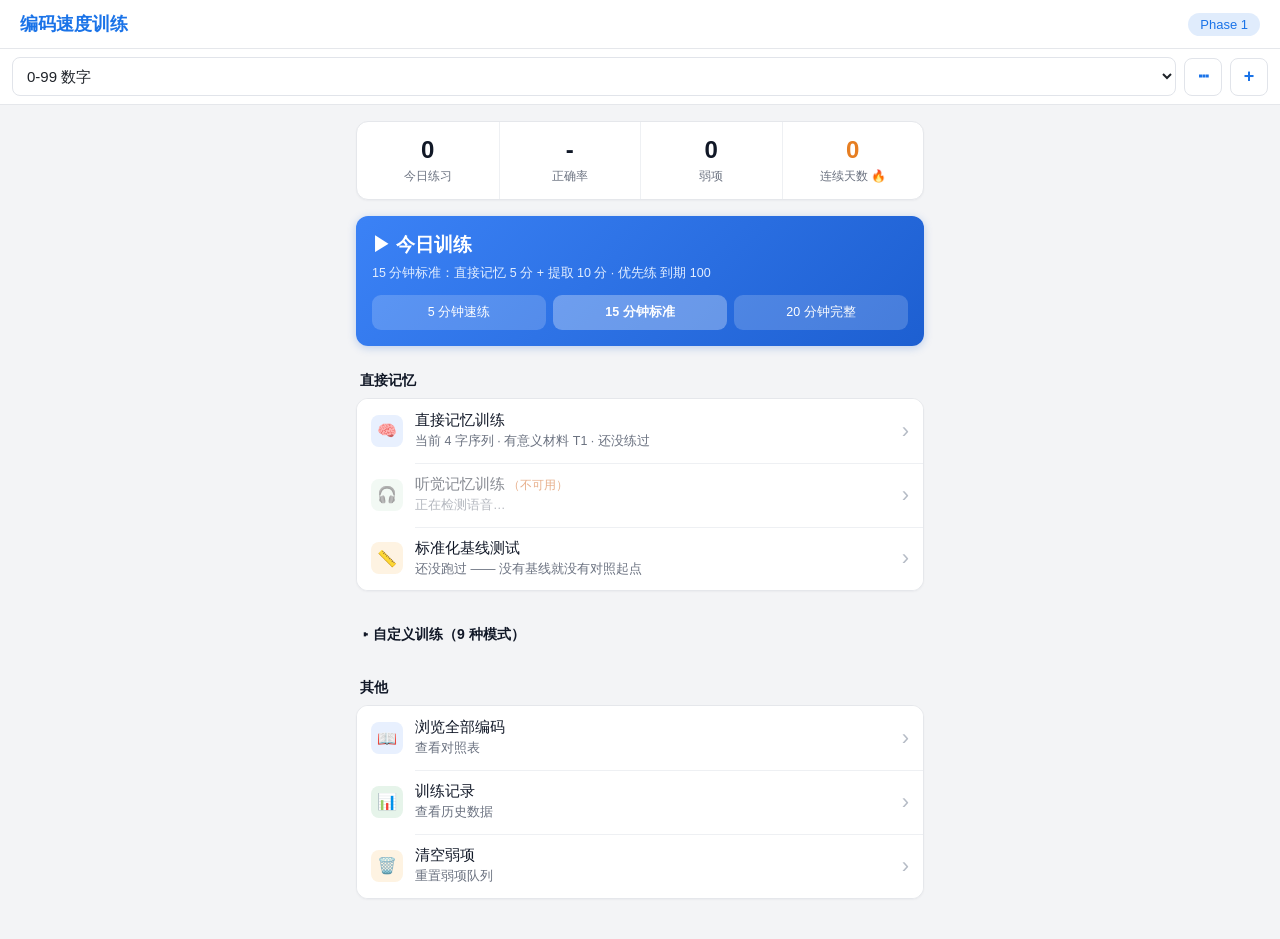
<file: index.html>
<!DOCTYPE html>
<html lang="zh-CN">
<head>
<meta charset="UTF-8">
<meta name="viewport" content="width=device-width, initial-scale=1.0, viewport-fit=cover">
<title>编码速度训练</title>
<style>
* { margin: 0; padding: 0; box-sizing: border-box; }
body { font-family: -apple-system, 'PingFang SC', sans-serif; background: #f5f6f8; color: #1f2329; min-height: 100vh; }

.header { background: #ffffff; padding: 12px 20px; padding-top: calc(env(safe-area-inset-top, 0px) + 12px); display: flex; justify-content: space-between; align-items: center; border-bottom: 1px solid #e1e4ea; }
.header h1 { font-size: 18px; color: #1a73e8; }
.header .phase-badge { background: #1a73e822; color: #1a73e8; padding: 4px 12px; border-radius: 12px; font-size: 13px; cursor: pointer; }

.deck-tabs { display: flex; gap: 0; background: #ffffff; border-bottom: 1px solid #e1e4ea; padding: 0 12px; overflow-x: auto; white-space: nowrap; }
.deck-tab { padding: 10px 16px; font-size: 14px; color: #6b7280; cursor: pointer; border-bottom: 2px solid transparent; transition: all 0.2s; flex-shrink: 0; }
.deck-tab:hover { color: #444a55; }
.deck-tab.active { color: #1a73e8; border-bottom-color: #1a73e8; }
.deck-tab.add-tab { color: #1a73e8; font-size: 18px; font-weight: 700; padding: 8px 14px; }
.deck-tab.add-tab:hover { color: #1557b0; }

.home { max-width: 600px; margin: 0 auto; padding: 20px; }
.stats-bar { display: grid; grid-template-columns: repeat(3, 1fr); gap: 12px; margin-bottom: 24px; }
.stat-card { background: #ffffff; border-radius: 12px; padding: 16px; text-align: center; }
.stat-card .value { font-size: 28px; font-weight: 700; color: #1a73e8; }
.stat-card .label { font-size: 12px; color: #6b7280; margin-top: 4px; }
.mode-grid { display: grid; gap: 10px; }
.mode-btn { background: #ffffff; border: 1px solid #e1e4ea; border-radius: 12px; padding: 16px 20px; text-align: left; cursor: pointer; transition: all 0.2s; display: flex; justify-content: space-between; align-items: center; }
.mode-btn:hover { background: #eef2fb; border-color: #1a73e8; }
.mode-btn .mode-name { font-size: 16px; font-weight: 600; }
.mode-btn .mode-desc { font-size: 12px; color: #6b7280; margin-top: 2px; }
.mode-btn .mode-icon { font-size: 24px; }
.mode-btn.disabled { opacity: 0.4; cursor: not-allowed; }
.section-title { font-size: 13px; color: #9aa0a8; margin: 20px 0 10px; text-transform: uppercase; letter-spacing: 1px; }
.empty-msg { text-align: center; padding: 40px 20px; color: #a0a6b0; }
.empty-msg p { margin-bottom: 12px; }

.training { display: none; max-width: 600px; margin: 0 auto; padding: 20px; }
.training-header { display: flex; justify-content: space-between; align-items: center; margin-bottom: 20px; padding-top: env(safe-area-inset-top, 0px); }
.training-header .back-btn { background: none; border: 1px solid #c4c9d1; color: #6b7280; padding: 6px 14px; border-radius: 8px; cursor: pointer; font-size: 13px; }
.training-header .back-btn:hover { border-color: #1a73e8; color: #1a73e8; }
.training-header .progress { font-size: 14px; color: #6b7280; }
.training-header .timer { font-size: 14px; color: #1a73e8; font-variant-numeric: tabular-nums; min-width: 50px; text-align: right; }

.card { background: #ffffff; border-radius: 16px; padding: 40px; text-align: center; min-height: 300px; display: flex; flex-direction: column; justify-content: center; align-items: center; position: relative; }
.card .number { font-size: 96px; font-weight: 800; color: #1f2329; letter-spacing: 8px; }
.card .number.multi { font-size: 56px; letter-spacing: 4px; }
.card .number .suit-red { color: #ff4757; }
.card .character { font-size: 48px; font-weight: 700; color: #1a73e8; margin-top: 16px; opacity: 0; transition: opacity 0.2s; }
.card .character.visible { opacity: 1; }
.card .tap-hint { position: absolute; bottom: 16px; font-size: 12px; color: #c4c9d1; }

.controls { display: flex; gap: 12px; margin-top: 20px; }
.controls button { flex: 1; padding: 14px; border: none; border-radius: 12px; font-size: 16px; font-weight: 600; cursor: pointer; transition: all 0.15s; }
.btn-reveal { background: #e1e4ea; color: #1f2329; }
.btn-reveal:hover { background: #d5d9e0; }
.btn-correct { background: #e3f4e5; color: #4caf50; border: 1px solid #4caf5044; }
.btn-correct:hover { background: #d3ecd6; }
.btn-wrong { background: #fde8e8; color: #ff4757; border: 1px solid #ff475744; }
.btn-wrong:hover { background: #f9d4d4; }
.btn-vague { background: #fdf0e4; color: #e67e22; border: 1px solid #e67e2244; }
.btn-vague:hover { background: #f7e0c8; }

.f1-countdown { text-align: center; color: #6b7280; font-size: 15px; margin-bottom: 10px; min-height: 22px; }
.f2-choice { display: flex; gap: 12px; margin-top: 20px; }
.f2-choice button { flex: 1; padding: 14px; border: none; border-radius: 12px; font-size: 16px; font-weight: 600; cursor: pointer; transition: all 0.15s; }
.btn-f2-know { background: #e1e4ea; color: #1f2329; }
.btn-f2-know:hover { background: #d5d9e0; }
.btn-f2-dont { background: #fde8e8; color: #ff4757; border: 1px solid #ff475744; }
.btn-f2-dont:hover { background: #f9d4d4; }
.btn-reveal.disabled { opacity: 0.4; cursor: not-allowed; }

.mastery-dist { display: flex; gap: 8px; justify-content: center; margin-top: 16px; }
.mastery-dist .m-item { background: #f5f6f8; border-radius: 8px; padding: 8px 14px; text-align: center; min-width: 60px; }
.mastery-dist .m-val { font-size: 20px; font-weight: 700; }
.mastery-dist .m-lbl { font-size: 11px; color: #6b7280; margin-top: 2px; }
.mastery-dist .m-val.m-new { color: #6b7280; }
.mastery-dist .m-val.m-hard { color: #ff4757; }
.mastery-dist .m-val.m-med { color: #e67e22; }
.mastery-dist .m-val.m-easy { color: #4caf50; }

.sprint-timer-bar { height: 4px; background: #e1e4ea; border-radius: 2px; margin-top: 16px; overflow: hidden; }
.sprint-timer-bar .fill { height: 100%; background: #1a73e8; transition: width 0.1s linear; }
.sprint-timer-bar .fill.warning { background: #e67e22; }
.sprint-timer-bar .fill.danger { background: #ff4757; }

.summary { display: none; max-width: 600px; margin: 0 auto; padding: 20px; }
.summary-card { background: #ffffff; border-radius: 16px; padding: 30px; text-align: center; }
.summary-card h2 { font-size: 24px; margin-bottom: 20px; color: #1a73e8; }
.summary-stats { display: grid; grid-template-columns: repeat(2, 1fr); gap: 16px; margin-bottom: 24px; }
.summary-stat { background: #f5f6f8; border-radius: 10px; padding: 16px; }
.summary-stat .val { font-size: 32px; font-weight: 700; }
.summary-stat .lbl { font-size: 12px; color: #6b7280; margin-top: 4px; }
.summary-stat .val.green { color: #4caf50; }
.summary-stat .val.red { color: #ff4757; }
.summary-stat .val.blue { color: #1a73e8; }
.weak-list { text-align: left; margin-top: 16px; }
.weak-list h3 { font-size: 14px; color: #e67e22; margin-bottom: 8px; }
.weak-list .items { display: flex; flex-wrap: wrap; gap: 6px; }
.weak-list .item { background: #e67e2222; color: #e67e22; padding: 4px 10px; border-radius: 6px; font-size: 13px; }
.weak-review-summary { text-align:left; margin-top:16px; padding:14px; background:#ffffff; border-radius:12px; border:1px solid #e67e2244; }
.weak-review-summary h3 { font-size:14px; color:#e67e22; margin:0 0 10px; }
.weak-review-summary .wr-item { display:flex; align-items:center; justify-content:space-between; padding:8px 10px; margin:4px 0; background:#0000000a; border-radius:8px; font-size:13px; }
.weak-review-summary .wr-item .wr-code { color:#1f2329; }
.weak-review-summary .wr-item .wr-streak { color:#6b7280; font-size:12px; }
.weak-review-summary .wr-remove { background:#2e8b3e; color:#fff; border:none; padding:4px 10px; border-radius:6px; font-size:12px; cursor:pointer; }
.weak-review-summary .wr-remove:hover { background:#3a9a4a; }
.weak-review-summary .wr-cleared { color:#2ecc71; font-size:14px; text-align:center; padding:12px; }

.browse { display: none; max-width: 800px; margin: 0 auto; padding: 20px; }
.browse-toolbar { display: flex; gap: 8px; margin-bottom: 16px; flex-wrap: wrap; }
.browse-toolbar button { background: #ffffff; border: 1px solid #e1e4ea; color: #1a73e8; padding: 8px 16px; border-radius: 8px; cursor: pointer; font-size: 13px; }
.browse-toolbar button:hover { background: #eef2fb; border-color: #1a73e8; }
.browse-toolbar button.danger { color: #ff4757; }
.browse-toolbar button.danger:hover { border-color: #ff4757; }
.browse-grid { display: grid; grid-template-columns: repeat(5, 1fr); gap: 8px; }
.browse-grid.poker-grid { grid-template-columns: repeat(4, 1fr); }
.browse-item { background: #ffffff; border-radius: 8px; padding: 10px; text-align: center; cursor: pointer; transition: all 0.2s; position: relative; }
.browse-item:hover { background: #eef2fb; }
.browse-item .num { font-size: 20px; font-weight: 700; color: #1a73e8; }
.browse-item .num .suit-red { color: #ff4757; }
.browse-item .name { font-size: 13px; color: #444a55; margin-top: 4px; }
.browse-item.weak { border: 1px solid #e67e2244; }
.browse-item.edited { border: 1px solid #1a73e844; }
.browse-item .edited-dot { color: #1a73e8; font-size: 10px; }
.browse-item .del-btn { display: none; position: absolute; top: 2px; right: 6px; color: #ff4757; font-size: 14px; cursor: pointer; line-height: 1; }
.browse-item:hover .del-btn { display: block; }
.browse-suit-label { grid-column: 1 / -1; font-size: 14px; color: #9aa0a8; padding: 10px 0 4px; border-top: 1px solid #e1e4ea; margin-top: 8px; }
.browse-suit-label:first-child { border-top: none; margin-top: 0; }

.stats-page { display: none; max-width: 600px; margin: 0 auto; padding: 20px; }
.stats-section { background: #ffffff; border-radius: 12px; padding: 20px; margin-bottom: 16px; }
.stats-section h3 { font-size: 15px; color: #1a73e8; margin-bottom: 12px; }
.stats-row { display: flex; justify-content: space-between; padding: 8px 0; border-bottom: 1px solid #e1e4ea; font-size: 14px; }
.stats-row:last-child { border: none; }

.modal-overlay { display: none; position: fixed; top: 0; left: 0; right: 0; bottom: 0; background: #00000059; z-index: 100; justify-content: center; align-items: center; }
.modal-overlay.show { display: flex; }
.modal { background: #ffffff; border-radius: 16px; padding: 24px; max-width: 400px; width: 90%; }
.modal h3 { font-size: 18px; margin-bottom: 16px; color: #1a73e8; }
.modal input { width: 100%; padding: 12px 16px; background: #f5f6f8; border: 1px solid #1a73e844; border-radius: 10px; color: #1f2329; font-size: 16px; outline: none; margin-bottom: 8px; }
.modal input:focus { border-color: #1a73e8; }
.modal .hint-text { font-size: 12px; color: #9aa0a8; margin-bottom: 12px; }
.modal .btn-row { display: flex; gap: 10px; margin-top: 12px; }
.modal .btn-row button { flex: 1; padding: 10px; border: none; border-radius: 10px; font-size: 14px; font-weight: 600; cursor: pointer; }
.btn-save { background: #1a73e822; color: #1a73e8; }
.btn-cancel { background: #e1e4ea; color: #6b7280; }
.btn-danger { background: #ff475722; color: #ff4757; }
.phase-option { padding: 12px 16px; border: 1px solid #e1e4ea; border-radius: 10px; margin-bottom: 8px; cursor: pointer; transition: all 0.2s; }
.phase-option:hover { border-color: #1a73e8; background: #eef2fb; }
.phase-option.active { border-color: #1a73e8; background: #1a73e822; }
.phase-option .phase-name { font-weight: 600; }

.edit-modal .edit-code { font-size: 48px; font-weight: 800; color: #1a73e8; margin-bottom: 16px; }
.edit-modal .edit-code .suit-red { color: #ff4757; }
.edit-modal .edit-default { font-size: 12px; color: #9aa0a8; margin-top: 4px; margin-bottom: 8px; }

.kb-hint { text-align: center; margin-top: 12px; font-size: 11px; color: #c4c9d1; }

.streak-bar { display: flex; align-items: center; gap: 10px; background: #ffffff; border-radius: 12px; padding: 14px 18px; margin-bottom: 16px; }
.streak-fire { font-size: 28px; }
.streak-info { flex: 1; }
.streak-count { font-size: 20px; font-weight: 700; color: #e67e22; }
.streak-label { font-size: 12px; color: #6b7280; margin-top: 2px; }

/* Sequence mode */
.seq-memorize { max-width: 600px; margin: 0 auto; padding: 20px; display: none; }
.seq-header { display: flex; justify-content: space-between; align-items: center; margin-bottom: 16px; }
.seq-header .back-btn { background: none; border: none; color: #1a73e8; font-size: 16px; cursor: pointer; }
.seq-timer { font-size: 18px; font-weight: 700; color: #e67e22; }
.seq-cards { display: flex; flex-wrap: wrap; gap: 10px; justify-content: center; margin-bottom: 20px; }
.seq-card-item { background: #ffffff; border-radius: 10px; padding: 14px 10px; text-align: center; min-width: 70px; }
.seq-card-item .seq-code { font-size: 22px; font-weight: 800; color: #1f2329; }
.seq-card-item .seq-code .suit-red { color: #ff4757; }
.seq-card-item .seq-name { font-size: 11px; color: #1a73e8; margin-top: 4px; }
.seq-card-item.hidden .seq-code { visibility: hidden; }
.seq-card-item.hidden .seq-name { visibility: hidden; }
.seq-mode-toggle { display: flex; gap: 0; margin-bottom: 16px; justify-content: center; }
.seq-mode-toggle button { padding: 8px 20px; border: 1px solid #1a73e844; background: #ffffff; color: #6b7280; font-size: 13px; cursor: pointer; }
.seq-mode-toggle button:first-child { border-radius: 8px 0 0 8px; }
.seq-mode-toggle button:last-child { border-radius: 0 8px 8px 0; }
.seq-mode-toggle button.active { background: #1a73e822; color: #1a73e8; border-color: #1a73e8; }
.seq-ready-btn { width: 100%; padding: 16px; background: #1a73e8; color: #fff; border: none; border-radius: 12px; font-size: 18px; font-weight: 700; cursor: pointer; }
.seq-ready-btn:hover { background: #1a73e8; }

/* Recall phase */
.seq-recall { max-width: 600px; margin: 0 auto; padding: 20px; display: none; }
.seq-recall-slots { display: flex; flex-wrap: wrap; gap: 8px; justify-content: center; margin-bottom: 16px; }
.seq-slot { width: 64px; height: 64px; background: #ffffff; border: 2px solid #e1e4ea; border-radius: 10px; display: flex; align-items: center; justify-content: center; font-size: 18px; font-weight: 700; color: #1f2329; }
.seq-slot.current { border-color: #1a73e8; background: #1a73e811; }
.seq-slot.correct { border-color: #4caf50; background: #4caf5022; }
.seq-slot.wrong { border-color: #ff4757; background: #ff475722; }
.seq-options { display: flex; flex-wrap: wrap; gap: 8px; justify-content: center; }
.seq-opt-btn { padding: 10px 14px; background: #ffffff; border: 1px solid #e1e4ea; border-radius: 8px; color: #1f2329; font-size: 16px; font-weight: 600; cursor: pointer; min-width: 52px; text-align: center; }
.seq-opt-btn:hover { background: #eef2fb; border-color: #1a73e8; }
.seq-opt-btn.used { opacity: 0.3; pointer-events: none; }
.seq-opt-btn .suit-red { color: #ff4757; }

.setting-toggle { display: flex; align-items: center; justify-content: space-between; }
.toggle-switch { position: relative; width: 44px; height: 24px; cursor: pointer; }
.toggle-switch input { opacity: 0; width: 0; height: 0; }
.toggle-slider { position: absolute; top: 0; left: 0; right: 0; bottom: 0; background: #e1e4ea; border-radius: 12px; transition: 0.2s; }
.toggle-slider:before { content: ''; position: absolute; width: 18px; height: 18px; left: 3px; bottom: 3px; background: #6b7280; border-radius: 50%; transition: 0.2s; }
.toggle-switch input:checked + .toggle-slider { background: #1a73e844; }
.toggle-switch input:checked + .toggle-slider:before { transform: translateX(20px); background: #1a73e8; }

.mode-settings label { display: block; font-size: 14px; color: #444a55; margin-bottom: 6px; }
.mode-settings .setting-row { margin-bottom: 14px; }
.mode-settings input[type="number"] { width: 80px; padding: 8px 12px; background: #f5f6f8; border: 1px solid #1a73e844; border-radius: 8px; color: #1f2329; font-size: 16px; outline: none; text-align: center; }
.mode-settings input[type="number"]:focus { border-color: #1a73e8; }
.mode-settings .hint { font-size: 12px; color: #9aa0a8; margin-top: 4px; }
.code-picker { max-height: 320px; overflow-y: auto; background: #f5f6f8; border-radius: 10px; padding: 10px; }
.code-picker::-webkit-scrollbar { width: 4px; }
.code-picker::-webkit-scrollbar-thumb { background: #1a73e844; border-radius: 2px; }
.picker-group { margin-bottom: 8px; }
.picker-group-header { display: flex; align-items: center; gap: 8px; padding: 6px 4px; cursor: pointer; border-radius: 6px; }
.picker-group-header:hover { background: #ffffff; }
.picker-group-header input[type="checkbox"] { accent-color: #1a73e8; width: 16px; height: 16px; cursor: pointer; }
.picker-group-header span { font-size: 13px; font-weight: 600; color: #1a73e8; }
.picker-items { display: flex; flex-wrap: wrap; gap: 4px; padding: 4px 0 4px 24px; }
.picker-item { display: flex; align-items: center; gap: 4px; padding: 3px 8px; background: #ffffff; border-radius: 6px; cursor: pointer; font-size: 12px; }
.picker-item:hover { background: #eef2fb; }
.picker-item input[type="checkbox"] { accent-color: #1a73e8; width: 14px; height: 14px; cursor: pointer; }
.picker-item label { cursor: pointer; color: #444a55; white-space: nowrap; }
.picker-actions { display: flex; gap: 8px; margin-bottom: 8px; }
.picker-actions button { background: #ffffff; border: 1px solid #e1e4ea; color: #1a73e8; padding: 4px 12px; border-radius: 6px; cursor: pointer; font-size: 12px; }
.picker-actions button:hover { background: #eef2fb; }

.lock-in-msg {
  text-align: center;
  color: #1a73e8;
  font-size: 15px;
  padding: 20px;
  animation: pulse 1s infinite;
}
@keyframes pulse {
  0%, 100% { opacity: 1; }
  50% { opacity: 0.5; }
}
.answer-fade {
  filter: blur(12px);
  opacity: 0.4;
  transition: filter 0.6s ease, opacity 0.6s ease;
}
.answer-fade.visible {
  filter: blur(0px);
  opacity: 1;
}

/* Kids mode styles */
.browse-grid.kids-grid { grid-template-columns: repeat(4, 1fr); gap: 10px; }
.browse-grid.kids-grid .browse-item { padding: 14px 8px; }
.browse-grid.kids-grid .browse-item .num { font-size: 28px; }
.browse-grid.kids-grid .browse-item .name { font-size: 11px; line-height: 1.4; }
.card.kids-card .number { font-size: 120px; letter-spacing: 0; }
.card.kids-card .character { font-size: 32px; line-height: 1.5; }

@media (max-width: 480px) {
  .card .number { font-size: 72px; }
  .card .number.multi { font-size: 42px; }
  .card .character { font-size: 36px; }
  .browse-grid { grid-template-columns: repeat(4, 1fr); }
}
/* ===== MT2 三系统重构样式 ===== */
.mt-page { display:none; max-width: 600px; margin: 0 auto; padding: 20px 0 40px; }
.mt-card { background:#ffffff; border-radius:14px; padding:14px; margin:12px 10px; }
.mt-card-h { font-size:15px; font-weight:600; margin-bottom:10px; }
.mt-card-h .mt-sub { font-size:12px; color:#6b7280; font-weight:400; margin-left:6px; }
.mt-pending { opacity:.72; }
.mt-empty { font-size:13px; color:#6b7280; line-height:1.7; }
.mt-note { font-size:11.5px; color:#6b7280; line-height:1.6; margin-top:6px; }
.mt-warn { background:#fdf0e4; border-left:3px solid #d0601a; padding:9px 11px; border-radius:6px;
           font-size:12.5px; color:#9a4a10; margin-top:10px; line-height:1.6; }
.mt-good { background:#e6f6ea; border-left:3px solid #1e9e52; padding:9px 11px; border-radius:6px;
           font-size:12.5px; color:#1e6b2e; margin-top:10px; }
.mt-kpis { display:flex; gap:8px; margin-bottom:8px; }
.mt-kpi { flex:1; background:#f1f3f6; border-radius:9px; padding:9px 4px; text-align:center; }
.mt-kpi .v { font-size:17px; font-weight:600; }
.mt-kpi .l { font-size:10.5px; color:#6b7280; margin-top:3px; }
.mt-statusbar { display:flex; height:9px; border-radius:5px; overflow:hidden; background:#f1f3f6; margin:10px 0 7px; }
.mt-statusseg { height:100%; }
.mt-legend, .mt-maplegend { display:flex; flex-wrap:wrap; gap:10px; font-size:11px; color:#6b7280; }
.mt-legend i, .mt-maplegend i { display:inline-block; width:9px; height:9px; border-radius:2px; margin-right:4px; vertical-align:-1px; }
.mt-trend { margin-top:12px; overflow-x:auto; }
.mt-trend table { width:100%; border-collapse:collapse; font-size:12px; }
.mt-trend th { color:#6b7280; font-weight:500; text-align:right; padding:5px 6px; border-bottom:1px solid #e1e4ea; }
.mt-trend th:first-child, .mt-trend td:first-child { text-align:left; }
.mt-trend td { text-align:right; padding:5px 6px; border-bottom:1px solid #f1f3f6; }
.mt-btn { background:#e8ebf0; color:#1f2329; border:none; border-radius:9px; padding:9px 14px;
          font-size:13px; cursor:pointer; margin-top:10px; }
.mt-btn.danger { background:#f9d4d4; color:#b42318; }
.mt-databtns { display:flex; gap:8px; flex-wrap:wrap; }
.mt-databtns .mt-btn { margin-top:0; }
.mt-setting { display:flex; justify-content:space-between; align-items:center; font-size:13px;
              padding:9px 0; border-bottom:1px solid #e8ebf0; }
.mt-setting select { background:#f1f3f6; color:#1f2329; border:1px solid #d5d9e0; border-radius:7px; padding:5px 8px; font-size:13px; }
.mt-oldstats .stats-row { font-size:12px; }
/* 自动化地图 */
.mt-grid { display:grid; grid-template-columns:repeat(auto-fill,minmax(50px,1fr)); gap:5px; margin:12px 10px; }
.mt-cell { aspect-ratio:1; border-radius:7px; display:flex; flex-direction:column;
           align-items:center; justify-content:center; cursor:pointer; position:relative; }
.mt-cell .c { font-size:14px; font-weight:600; color:#12151c; }
.mt-cell .m { font-size:10px; position:absolute; top:2px; right:4px; }
.mt-maplegend { margin:12px 10px 0; }
.mt-detail { background:#ffffff; border-radius:14px; padding:14px; margin:12px 10px; min-height:40px; }
.mt-detail h3 { font-size:16px; margin:0 0 10px; }
.mt-detrow { font-size:12.5px; color:#4a5060; line-height:1.7; padding:7px 0; border-top:1px solid #e8ebf0; }
.mt-tags { margin:4px 0 6px; display:flex; flex-wrap:wrap; gap:6px; }
.mt-tag { font-size:11px; background:#e8ebf0; border-radius:5px; padding:3px 7px; color:#5a6170; }
.mt-tag.bad { background:#f9d4d4; color:#b42318; }
.mt-tag.slow { background:#f7e0c8; color:#9a4a10; }
.mt-spark { font-size:11px; color:#6b7280; margin-bottom:6px; }
.mt-spark i { display:inline-block; width:10px; height:10px; border-radius:2px; margin-left:3px; vertical-align:-1px; }
/* 训练屏新增 */
.mt-calib { display:flex; flex-wrap:wrap; gap:8px; padding:0 14px 10px; }
.mt-calib-title { width:100%; font-size:12.5px; color:#6b7280; margin-bottom:2px; }
.mt-calib-opt { flex:1 1 45%; background:#e8ebf0; color:#1f2329; border:2px solid transparent;
                border-radius:10px; padding:13px 8px; font-size:15px; cursor:pointer; }
.mt-calib-opt.ok { border-color:#1e9e52; background:#e6f6ea; }
.mt-calib-opt.bad { border-color:#d93025; background:#fde8e8; }
.mt-multimiss { padding:0 14px 10px; display:flex; flex-wrap:wrap; gap:8px; }
.mt-miss-chip { background:#e8ebf0; color:#1f2329; border:2px solid transparent; border-radius:9px;
                padding:9px 12px; font-size:13px; cursor:pointer; }
.mt-miss-chip.on { border-color:#d93025; background:#fde8e8; }
.mt-miss-done { width:100%; background:#e8ebf0; color:#1f2329; border:none; border-radius:9px; padding:10px; font-size:13px; cursor:pointer; }
/* 首页今日训练 */
.mt-today { margin:12px 10px; background:linear-gradient(135deg,#3b82f6,#1d5fd1); color:#fff; border-radius:16px; padding:16px; cursor:pointer; }
.mt-today .t { font-size:19px; font-weight:700; }
.mt-today .d { font-size:12.5px; color:#e3eeff; margin-top:5px; line-height:1.6; }
.mt-today-lens { display:flex; gap:7px; margin-top:12px; }
.mt-today-lens button { flex:1; background:rgba(255,255,255,.18); color:#fff; border:none;
                        border-radius:9px; padding:9px 4px; font-size:12.5px; cursor:pointer; }
.mt-today-lens button.on { background:rgba(255,255,255,.30); font-weight:600; }
.mt-fold { margin:0 10px 10px; }
.mt-fold-h { font-size:13px; color:#6b7280; padding:9px 2px; cursor:pointer; user-select:none; }

/* ===== System A 直接记忆 ===== */
.dm-panel { padding: 0 20px; }
.dm-hint { font-size: 12.5px; color: #6b7280; text-align: center; margin: 14px 0 10px; line-height: 1.6; }
.dm-bar { height: 5px; background: #f1f3f6; border-radius: 3px; overflow: hidden; margin-bottom: 26px; }
.dm-bar .fill { height: 100%; background: #1a73e8; width: 100%; }
.dm-material { text-align: center; min-height: 160px; display: flex; align-items: center;
               justify-content: center; flex-wrap: wrap; gap: 14px; padding: 10px 0; }
.dm-material .ch { font-size: 46px; font-weight: 600; letter-spacing: 2px; }
.dm-material .txt { font-size: 20px; line-height: 1.95; text-align: left; letter-spacing: .5px; }
#dm-seq-input { width: 100%; box-sizing: border-box; background: #f1f3f6; color: #1f2329;
                border: 1px solid #d5d9e0; border-radius: 10px; padding: 14px;
                font-size: 24px; letter-spacing: 4px; text-align: center; }
#dm-text-input { width: 100%; box-sizing: border-box; background: #f1f3f6; color: #1f2329;
                 border: 1px solid #d5d9e0; border-radius: 10px; padding: 12px;
                 font-size: 16px; line-height: 1.8; resize: vertical; }
.dm-typed { text-align: center; font-size: 13px; color: #6b7280; margin-top: 8px; min-height: 18px; }
.dm-submit { width: 100%; background: #2f6fd0; color: #fff; border: none; border-radius: 11px;
             padding: 14px; font-size: 15px; font-weight: 600; cursor: pointer; margin-top: 14px; }
.dm-skip { width: 100%; background: transparent; color: #6b7280; border: none;
           padding: 12px; font-size: 13px; cursor: pointer; }
.dm-cmp { display: flex; flex-wrap: wrap; gap: 8px; justify-content: center; margin: 12px 0; }
.dm-slot { min-width: 46px; padding: 9px 6px; border-radius: 9px; text-align: center;
           font-size: 22px; font-weight: 600; }
.dm-slot.ok { background: #e6f6ea; color: #1e7b3e; }
.dm-slot.bad { background: #fde8e8; color: #b42318; }
.dm-slot .sub { display: block; font-size: 11px; font-weight: 400; color: #6b7280; margin-top: 3px; }
.dm-scores { display: flex; gap: 8px; margin: 12px 0; }
.dm-orig { background: #f1f3f6; border-radius: 10px; padding: 12px; font-size: 15px;
           line-height: 1.9; margin: 10px 0; }
.dm-orig mark { background: rgba(74,158,255,.22); color: inherit; border-radius: 3px; padding: 0 2px; }
.dm-yours { background: #f1f3f6; border-radius: 10px; padding: 12px; font-size: 14px;
            line-height: 1.8; color: #5a6170; margin: 10px 0; }
.dm-gist-btns { display: flex; gap: 8px; }
.dm-gist-btns button { flex: 1; background: #e8ebf0; color: #1f2329; border: none;
                       border-radius: 9px; padding: 12px 6px; font-size: 13px; cursor: pointer; }
.dm-gist-btns button.on { background: #2f6fd0; color: #fff; }
.dm-sum-btns { display: flex; flex-direction: column; gap: 8px; margin-top: 16px; }
.dm-sum-btns button { background: #e8ebf0; color: #1f2329; border: none; border-radius: 10px;
                      padding: 13px; font-size: 14px; cursor: pointer; }
.dm-sum-btns button.primary { background: #2f6fd0; color: #fff; font-weight: 600; }
.dm-curve { margin: 12px 0; }
.dm-curve-row { display: flex; align-items: center; gap: 9px; margin-bottom: 6px; font-size: 12.5px; }
.dm-curve-row .lab { width: 46px; color: #6b7280; }
.dm-curve-row .track { flex: 1; height: 15px; background: #f1f3f6; border-radius: 4px; overflow: hidden; display: block; }
.dm-curve-row .fill { display: block; height: 100%; background: #1a73e8; }
.dm-curve-row .val { width: 42px; text-align: right; }
.dm-cap { font-size: 30px; font-weight: 700; }
.dm-entry { margin: 0 10px 10px; background: #ffffff; border-radius: 14px; padding: 14px; cursor: pointer; }
.dm-entry .t { font-size: 15px; font-weight: 600; }
.dm-entry .d { font-size: 12px; color: #6b7280; margin-top: 4px; line-height: 1.6; }

/* 新屏幕的头部要和原有训练屏一样留出左右边距 */
.mt-page .training-header { padding-left: 20px; padding-right: 20px; box-sizing: border-box; }

.dm-audio { display: flex; flex-direction: column; align-items: center; gap: 10px; }
.dm-audio-icon { font-size: 56px; animation: dmpulse 1.4s ease-in-out infinite; }
.dm-audio-label { font-size: 14px; color: #6b7280; }
@keyframes dmpulse { 0%,100% { opacity: .45; transform: scale(1); } 50% { opacity: 1; transform: scale(1.08); } }
.dm-bar .fill.indeterminate { width: 40% !important; animation: dmslide 1.1s ease-in-out infinite; }
@keyframes dmslide { 0% { margin-left: 0; } 50% { margin-left: 60%; } 100% { margin-left: 0; } }
.dm-entry.disabled { opacity: .45; }
.dm-entry.disabled .t::after { content: ' （不可用）'; font-size: 12px; color: #d0601a; font-weight: 400; }
.mt-retention { margin: 10px 0; }
.mt-retention-row { display: flex; align-items: center; gap: 9px; margin-bottom: 6px; font-size: 12.5px; }
.mt-retention-row .lab { width: 58px; color: #6b7280; }
.mt-retention-row .track { flex: 1; height: 15px; background: #f1f3f6; border-radius: 4px; overflow: hidden; display: block; }
.mt-retention-row .fill { display: block; height: 100%; background: #1a73e8; }
.mt-retention-row .val { width: 66px; text-align: right; color: #5a6170; }

/* 顶部牌组下拉筛选 */
.deck-tabs.deck-filter { display: flex; align-items: center; gap: 8px; padding: 8px 12px; overflow: visible; }
.deck-select { flex: 1; min-width: 0; background: #ffffff; color: #1f2329; border: 1px solid #e1e4ea;
  border-radius: 8px; padding: 9px 10px; font-size: 15px; font-family: inherit; }
.deck-select:focus { outline: none; border-color: #1a73e8; }
.deck-filter-btn { flex-shrink: 0; width: 38px; height: 38px; border-radius: 8px; border: 1px solid #e1e4ea;
  background: #ffffff; color: #1a73e8; font-size: 18px; font-weight: 700; cursor: pointer; }
.deck-filter-btn:hover { border-color: #1a73e8; }

/* 摩尔斯 */
.mz-story { margin: 10px auto 0; max-width: 520px; padding: 10px 12px; border-radius: 8px;
  background: #fff8e1; color: #a06a00; font-size: 15px; line-height: 1.6; text-align: left; }
.mz-replay { display: block; margin: 10px auto 0; }
.mz-grp { padding: 6px 0; border-bottom: 1px solid #e1e4ea; font-size: 14px; }
.mz-letters { letter-spacing: 2px; color: #1a73e8; }
.mz-btns { display: flex; flex-wrap: wrap; gap: 8px; margin: 10px 0; }
.mz-table { max-height: 85vh; overflow-y: auto; }
.mz-table table { width: 100%; border-collapse: collapse; font-size: 14px; }
.mz-table td { padding: 6px 4px; border-bottom: 1px solid #e1e4ea; vertical-align: top; }
.mz-th { margin: 14px 0 4px; font-weight: 700; color: #1a73e8; }
.mz-l { font-size: 20px; font-weight: 700; width: 56px; }
.mz-peg { font-size: 11px; font-weight: 400; color: #a06a00; }
.mz-c { font-family: ui-monospace, monospace; width: 70px; }
.mz-c span { color: #6b7280; }

.mz-aid { font-size: 13px; color: #a06a00; }
.mz-aidbox { background: #fff8e1; border-radius: 8px; padding: 8px 10px; margin: 4px 0 8px; font-size: 13px; line-height: 1.6; }
.mz-table table.mz-grid { margin-top: 6px; text-align: center; }
.mz-grid th { font-weight: 400; color: #6b7280; padding: 3px; }
.mz-grid td { padding: 4px; border-bottom: 1px solid #e1e4ea; }
.mz-gp { text-align: left; color: #5a6170; white-space: nowrap; }
.mz-gl { font-size: 18px; font-weight: 700; color: #1a73e8; }
.mz-ge { color: #a0a6b0; }

/* ============================================================
   分组列表版式（Windows 11 设置 / Outlook / iOS 设置）
   页面浅灰底；一个小节 = 框外标题 + 一个带边框的白色面板；面板里是行
   ============================================================ */
body { background: #f3f4f6; color: #111827; }
.header, .deck-tabs { background: #ffffff; border-bottom: 1px solid #e5e7eb; }
.home { padding: 16px 16px 40px; }

.ui-sec-h { font-size: 14px; font-weight: 600; color: #111827; margin: 26px 4px 8px; letter-spacing: 0;
  text-transform: none; }
.ui-sec-sub { font-weight: 400; color: #6b7280; margin-left: 8px; }
.ui-sec-fold { cursor: pointer; user-select: none; }
.ui-sec-fold:hover { color: #1a73e8; }
.ui-foot { font-size: 12px; color: #6b7280; margin: 8px 6px 0; line-height: 1.6; }

.ui-group { background: #ffffff; border: 1px solid #e5e7eb; border-radius: 12px; overflow: hidden;
  box-shadow: 0 1px 2px rgba(16, 24, 40, .04); margin: 0; }
.ui-row { display: flex; align-items: center; gap: 12px; padding: 12px 14px; min-height: 56px;
  position: relative; background: #ffffff; border: 0; border-radius: 0; margin: 0; text-align: left; }
.ui-row + .ui-row::before { content: ''; position: absolute; top: 0; left: 58px; right: 0; border-top: 1px solid #eef0f3; }
.ui-row.ui-chev { cursor: pointer; }
.ui-row.ui-chev:hover { background: #f7f9fc; }
.ui-row.ui-chev:active { background: #eef2f7; }
.ui-row.ui-chev::after { content: '›'; color: #b6bcc6; font-size: 22px; line-height: 1; margin-left: 4px; flex-shrink: 0; }
.ui-ico { width: 32px; height: 32px; border-radius: 8px; display: flex; align-items: center; justify-content: center;
  font-size: 16px; font-weight: 700; color: #1f2937; flex-shrink: 0; background: #e8f0fe; }
.ui-txt { flex: 1; min-width: 0; }
.ui-t, .ui-row .mode-name, .ui-row .t { font-size: 15px; font-weight: 500; color: #111827; }
.ui-d, .ui-row .mode-desc, .ui-row .d { font-size: 12.5px; color: #6b7280; margin-top: 2px; line-height: 1.5; }
.ui-badge { flex-shrink: 0; font-size: 12px; color: #4b5563; background: #f3f4f6; border-radius: 10px; padding: 3px 9px; }
.ui-badge.ok { color: #1e7b3e; background: #e6f4ea; }
.ui-select { flex-shrink: 0; max-width: 46%; background: #f9fafb; border: 1px solid #d1d5db; border-radius: 6px;
  padding: 6px 8px; font-size: 13px; color: #111827; font-family: inherit; }

/* 旧组件套进分组列表后的修正 */
.mode-grid.ui-group { display: block; gap: 0; }
.mode-btn.ui-row { justify-content: flex-start; transition: background .15s; }
.mode-btn.ui-row:hover { border-color: transparent; }
.mode-btn .mode-icon.ui-ico { font-size: 16px; }
.dm-entry.ui-row { margin: 0; border-radius: 0; padding: 12px 14px; }
.dm-entry.ui-row.disabled { opacity: 1; }
.dm-entry.ui-row.disabled .ui-ico, .dm-entry.ui-row.disabled .ui-txt { opacity: .5; }
#mt-dm-entries.ui-group { margin: 0; }
#streak-bar { display: none !important; }

/* 统计：一个面板四格，格间竖线 */
.stats-bar.ui-group { display: grid; grid-template-columns: repeat(4, 1fr); gap: 0; margin-bottom: 0; }
.stats-bar .stat-card { background: transparent; border-radius: 0; padding: 14px 4px; }
.stats-bar .stat-card + .stat-card { border-left: 1px solid #eef0f3; }
.stats-bar .stat-card .value { font-size: 24px; color: #111827; }
.stats-bar .stat-card .label { color: #6b7280; }
.stats-bar #streak-count { color: #e67e22; }

/* 今日训练：唯一的彩色主卡 */
.mt-today { margin: 16px 0 0; border-radius: 12px; box-shadow: 0 2px 8px rgba(29, 95, 209, .25); }

/* 摩尔斯面板 */
.mz-panel { margin: 0; }
.mz-panel .mz-letters { font-weight: 400; color: #1a73e8; letter-spacing: 1px; margin-left: 4px; }
.mz-panel .mz-aid { color: #9a6700; }

/* 其他页面的卡片也加边框，和底色分开 */
.mt-card, .stats-section { border: 1px solid #e5e7eb; box-shadow: 0 1px 2px rgba(16, 24, 40, .04); }

/* ============================================================
   全部页面：同一套分组版式
   ============================================================ */
/* 页面边距统一 */
.mt-page, .stats-page, .browse, .summary, .training { padding-left: 16px; padding-right: 16px; }
.mt-card { margin: 0 0 4px; border-radius: 12px; }
.mt-page > .ui-sec-h:first-of-type, #mt-dash-body > .ui-sec-h:first-child { margin-top: 12px; }

/* 顶栏「返回」：文字按钮，不再是框 */
.training-header .back-btn { border: none; background: none; color: #1a73e8; font-size: 15px; padding: 6px 4px; }
.training-header .back-btn:hover { background: none; color: #1557b0; }
.training-header .progress { color: #374151; font-weight: 600; }

/* 主按钮 / 次按钮 */
.btn-f2-know, .btn-reveal, .dm-submit { background: #1a73e8; color: #fff; }
.btn-f2-know:hover, .btn-reveal:hover { background: #1765cc; }
.btn-f2-dont { background: #fff; color: #d93025; border: 1px solid #f3c1bc; }
.btn-f2-dont:hover { background: #fef4f3; }
.btn-correct, .btn-vague, .btn-wrong { background: #fff; }
.btn-correct { color: #1e7b3e; border: 1px solid #b7dfc2; }
.btn-vague { color: #b45309; border: 1px solid #f3d3a8; }
.btn-wrong { color: #d93025; border: 1px solid #f3c1bc; }
.btn-correct:hover { background: #f1faf3; } .btn-vague:hover { background: #fff8ef; } .btn-wrong:hover { background: #fef4f3; }
.mt-btn { background: #fff; color: #1f2937; border: 1px solid #d1d5db; }
.mt-btn:hover { background: #f7f9fc; }
.mt-btn.danger { background: #fff; color: #d93025; border-color: #f3c1bc; }

/* 训练卡片：白卡 + 边框，和底色分开 */
.card { border: 1px solid #e5e7eb; box-shadow: 0 1px 3px rgba(16, 24, 40, .06); border-radius: 14px; }
.mt-calib-opt { background: #fff; border: 1px solid #d1d5db; }
.mt-calib-opt:hover { background: #f7f9fc; }
.mt-calib-opt.ok { border: 2px solid #1e9e52; }
.mt-calib-opt.bad { border: 2px solid #d93025; }

/* 指标：一条横栏，格间竖线（不再是灰色小方块） */
.mt-kpis { gap: 0; border: 1px solid #eef0f3; border-radius: 10px; overflow: hidden; }
.mt-kpi { background: transparent; border-radius: 0; padding: 10px 4px; }
.mt-kpi + .mt-kpi { border-left: 1px solid #eef0f3; }
.mt-kpi .v { font-size: 18px; color: #111827; }

/* 设置项：行 + 分隔线 */
.mt-setting { padding: 12px 0; border-bottom: 0; border-top: 1px solid #eef0f3; margin: 0; font-size: 14px; color: #111827; }
.mt-card > .mt-setting:first-child { border-top: 0; padding-top: 2px; }
.mt-setting select { background: #f9fafb; border: 1px solid #d1d5db; border-radius: 6px; }

/* 自动化地图 */
.mt-cell { border: 1px solid transparent; }
.mt-cell:not(.tested) { border-color: #e5e7eb; }
.mt-cell:not(.tested) .c { color: #6b7280; font-weight: 500; }
.mt-cell.tested .c { color: #fff; }
.mt-cell.tested .m { color: #fff; }
.mt-detail:empty { display: none; }
.mt-detail { border: 1px solid #e5e7eb; margin: 12px 0; }

/* 浏览：一个面板，格子之间细线（不再是 100 个小框） */
.browse-grid { gap: 1px; background: #eef0f3; border: 1px solid #e5e7eb; border-radius: 12px; overflow: hidden; }
.browse-grid.kids-grid { gap: 1px; }
.browse-item { border-radius: 0; background: #fff; }
.browse-item:hover { background: #f7f9fc; }
.browse-item.weak, .browse-item.edited { border: 0; }
.browse-item.weak::after { content: ''; position: absolute; left: 0; top: 0; bottom: 0; width: 3px; background: #e67e22; }
.browse-suit-label { background: #f9fafb; color: #374151; font-weight: 600; padding: 10px 12px; margin: 0; border-top: 0; }
.browse-toolbar button { color: #1f2937; border-color: #d1d5db; }

/* 结束页 */
.summary-card { background: transparent; padding: 8px 0 0; text-align: left; border: 0; }
.summary-card h2 { text-align: center; color: #111827; }
.summary-stats { gap: 0; grid-template-columns: repeat(4, 1fr); background: #fff; border: 1px solid #e5e7eb;
  border-radius: 12px; overflow: hidden; }
.summary-stat { background: transparent; border-radius: 0; padding: 14px 4px; text-align: center; }
.summary-stat + .summary-stat { border-left: 1px solid #eef0f3; }
.summary-stat .val { font-size: 24px; }
.summary .controls { flex-wrap: wrap; }
.summary .controls button { flex: 1 1 45%; }
.summary .controls button:nth-child(1) { background: #fff !important; color: #1f2937; border: 1px solid #d1d5db; }
.summary .controls button:nth-child(2) { background: #1a73e8 !important; color: #fff; }
.summary .controls button:nth-child(3) { background: #fff !important; color: #d93025; border: 1px solid #f3c1bc; }
.summary .controls button:nth-child(4) { background: #fff; color: #1a73e8; border: 1px solid #d1d5db; }
.summary .mt-card { margin: 12px 0 0; }

/* 弹窗 */
.modal { border-radius: 14px; box-shadow: 0 12px 32px rgba(16, 24, 40, .18); }
.modal h3 { color: #111827; }
.btn-save { background: #1a73e8; color: #fff; }
.btn-save:hover { background: #1765cc; }
.btn-cancel { background: #fff; color: #374151; border: 1px solid #d1d5db !important; }
.btn-danger { background: #fff; color: #d93025; border: 1px solid #f3c1bc !important; }
.code-picker { background: #fff; border: 1px solid #e5e7eb; padding: 4px 10px; }
.picker-group { margin: 0; padding: 6px 0; }
.picker-group + .picker-group { border-top: 1px solid #eef0f3; }
.picker-group-header span { color: #111827; }
.picker-items { gap: 2px 14px; padding-left: 26px; }
.picker-item { background: transparent; padding: 3px 0; font-size: 13px; }
.picker-item:hover { background: transparent; }
.picker-item label { color: #374151; }
.picker-actions button { color: #1a73e8; border-color: #d1d5db; }
/* base 里 .controls button / .f2-choice button 设了 border:none，这里要更高的优先级 */
.controls .btn-correct { border: 1px solid #b7dfc2; }
.controls .btn-vague { border: 1px solid #f3d3a8; }
.controls .btn-wrong { border: 1px solid #f3c1bc; }
.f2-choice .btn-f2-dont { border: 1px solid #f3c1bc; }
.summary .controls button:nth-child(1), .summary .controls button:nth-child(4) { border: 1px solid #d1d5db; }
.summary .controls button:nth-child(3) { border: 1px solid #f3c1bc; }

</style>
</head>
<body>

<div class="header">
  <h1>编码速度训练</h1>
  <div class="phase-badge" onclick="showPhaseModal()">Phase <span id="phase-display">1</span></div>
</div>
<div class="deck-tabs" id="deck-tabs"></div>

<div class="home" id="screen-home">
  <div class="stats-bar">
    <div class="stat-card"><div class="value" id="home-today-count">0</div><div class="label">今日练习</div></div>
    <div class="stat-card"><div class="value" id="home-accuracy">-</div><div class="label">正确率</div></div>
    <div class="stat-card"><div class="value" id="home-weak-count">0</div><div class="label">弱项</div></div>
  </div>
  <div class="streak-bar" id="streak-bar">
    <div class="streak-fire">🔥</div>
    <div class="streak-info"><div class="streak-count" id="streak-count">0</div><div class="streak-label">连续训练天数</div></div>
  </div>
  <div id="home-empty" class="empty-msg" style="display:none">
    <p>当前编码类型为空</p>
    <button class="btn-save" style="padding:10px 24px;border:none;border-radius:10px;font-size:14px;cursor:pointer" onclick="showBrowse()">去添加编码</button>
  </div>
  <div id="home-modes">
    <div class="section-title">训练模式</div>
    <div class="mode-grid">
      <div class="mode-btn" onclick="openModeSettings('random')"><div><div class="mode-name">随机闪卡</div><div class="mode-desc" id="random-desc">编码 → 人物（20题）</div></div><div class="mode-icon">⚡</div></div>
      <div class="mode-btn" onclick="openModeSettings('reverse')"><div><div class="mode-name">反向闪卡</div><div class="mode-desc">人物 → 编码（15题）</div></div><div class="mode-icon">🔄</div></div>
      <div class="mode-btn" onclick="openModeSettings('confusable')" id="btn-confusable"><div><div class="mode-name" id="confusable-label">易混淆对</div><div class="mode-desc" id="confusable-desc">交替训练</div></div><div class="mode-icon">🔀</div></div>
      <div class="mode-btn" onclick="openModeSettings('sprint')"><div><div class="mode-name">冲刺挑战</div><div class="mode-desc">限时速度测试（10题）</div></div><div class="mode-icon">🏃</div></div>
      <div class="mode-btn" onclick="openModeSettings('weak')"><div><div class="mode-name">弱项复习</div><div class="mode-desc">专攻卡住的编码</div></div><div class="mode-icon">🎯</div></div>
      <div class="mode-btn" onclick="startTodayWeakReview()" id="btn-today-weak" style="display:none"><div><div class="mode-name">今日弱项</div><div class="mode-desc" id="today-weak-desc">今天新增的弱项</div></div><div class="mode-icon">📌</div></div>
      <div class="mode-btn" onclick="openModeSettings('multi')" id="btn-multi"><div><div class="mode-name" id="multi-label">多编码连读</div><div class="mode-desc" id="multi-desc">Phase 3+ 解锁</div></div><div class="mode-icon">📦</div></div>
      <div class="mode-btn" onclick="openModeSettings('sequential')"><div><div class="mode-name">顺序练习</div><div class="mode-desc">按顺序逐张练习</div></div><div class="mode-icon">📋</div></div>
      <div class="mode-btn" onclick="openModeSettings('sequence')"><div><div class="mode-name">顺序记忆</div><div class="mode-desc">记忆 → 回忆顺序</div></div><div class="mode-icon">🧠</div></div>
    </div>
    <div class="section-title">其他</div>
    <div class="mode-grid">
      <div class="mode-btn" onclick="showBrowse()"><div><div class="mode-name">浏览全部编码</div><div class="mode-desc" id="browse-desc">查看对照表</div></div><div class="mode-icon">📖</div></div>
      <div class="mode-btn" onclick="showStatsPage()"><div><div class="mode-name">训练记录</div><div class="mode-desc">查看历史数据</div></div><div class="mode-icon">📊</div></div>
      <div class="mode-btn" onclick="resetWeakItems()"><div><div class="mode-name">清空弱项</div><div class="mode-desc">重置弱项队列</div></div><div class="mode-icon">🗑️</div></div>
    </div>
  </div>
</div>

<div class="training" id="screen-training">
  <div class="training-header">
    <button class="back-btn" onclick="endTraining()">← 返回</button>
    <div class="progress" id="train-progress">1 / 20</div>
    <div class="timer" id="train-timer">0.0s</div>
  </div>
  <div class="card"><div class="number" id="card-prompt"></div><div class="character" id="card-answer"></div><div class="tap-hint" id="tap-hint">按空格键翻牌</div></div>
  <div class="sprint-timer-bar" id="sprint-bar" style="display:none"><div class="fill" id="sprint-fill"></div></div>
  <div class="f1-countdown" id="f1-countdown"></div>
  <div class="controls" id="train-controls"><button class="btn-reveal" id="btn-reveal-main" onclick="revealCard()">翻牌 (空格)</button></div>
  <div class="f2-choice" id="f2-controls" style="display:none">
    <button class="btn-f2-know" onclick="f2Know()">我已尝试回忆，翻牌</button>
    <button class="btn-f2-dont" onclick="f2DontKnow()">我不会</button>
  </div>
  <div id="think-time-hint" style="display:none;text-align:center;font-size:13px;color:#6b7280;margin-bottom:6px;"></div>
  <div class="controls" id="judge-controls" style="display:none">
    <button class="btn-correct" id="btn-judge-remember" onclick="judgeCard('remember')">✓ 记住了 (←)</button>
    <button class="btn-vague" id="btn-judge-vague" onclick="judgeCard('vague')">△ 模糊 (↓)</button>
    <button class="btn-wrong" id="btn-judge-dont" onclick="judgeCard('dont_know')">✗ 不会 (→)</button>
  </div>
  <div class="kb-hint">空格=翻牌 ←=记住了 ↓=模糊 →=不会</div>
</div>

<div class="summary" id="screen-summary">
  <div class="summary-card">
    <h2 id="summary-title">训练完成</h2>
    <div class="summary-stats">
      <div class="summary-stat"><div class="val green" id="sum-correct">0</div><div class="lbl">记住了</div></div>
      <div class="summary-stat"><div class="val red" id="sum-wrong">0</div><div class="lbl">不会</div></div>
      <div class="summary-stat"><div class="val blue" id="sum-avg">0s</div><div class="lbl">平均用时</div></div>
      <div class="summary-stat"><div class="val blue" id="sum-total">0s</div><div class="lbl">总用时</div></div>
    </div>
    <div class="weak-list" id="sum-weak" style="display:none"><h3>本轮卡住：</h3><div class="items" id="sum-weak-items"></div></div>
    <div id="sum-mastery-dist" style="display:none"></div>
    <div class="weak-review-summary" id="sum-weak-review" style="display:none"></div>
  </div>
  <div class="controls">
    <button class="btn-reveal" onclick="replayLastDeck()">再来一轮（同组）</button>
    <button class="btn-reveal" onclick="startMode(lastMode)" style="background:#2e8b3e">再来一轮（新组）</button>
    <button class="btn-reveal" id="btn-replay-missed" onclick="replayMissedCards()" style="background:#e55;display:none">卡住的再来一轮</button>
    <button class="btn-correct" onclick="showHome()">返回首页</button>
  </div>
</div>

<div class="browse" id="screen-browse">
  <div class="training-header">
    <button class="back-btn" onclick="showHome()">← 返回</button>
    <div class="progress" id="browse-title">全部编码</div>
    <div></div>
  </div>
  <div class="browse-toolbar" id="browse-toolbar"></div>
  <div class="browse-grid" id="browse-grid"></div>
</div>

<div class="seq-memorize" id="screen-seq-memorize">
  <div class="seq-header">
    <button class="back-btn" onclick="endSequence()">← 返回</button>
    <div>记忆阶段</div>
    <div class="seq-timer" id="seq-mem-timer">0.0s</div>
  </div>
  <div class="seq-mode-toggle">
    <button id="seq-show-all" class="active" onclick="setSeqShowMode('all')">ALL</button>
    <button id="seq-show-one" onclick="setSeqShowMode('one')">BY ONE</button>
  </div>
  <div class="seq-cards" id="seq-mem-cards"></div>
  <button class="seq-ready-btn" id="seq-ready-btn" onclick="startSeqRecall()">READY</button>
</div>

<div class="seq-recall" id="screen-seq-recall">
  <div class="seq-header">
    <button class="back-btn" onclick="endSequence()">← 返回</button>
    <div>回忆阶段</div>
    <div class="seq-timer" id="seq-rec-timer">0.0s</div>
  </div>
  <div id="seq-recall-progress" style="text-align:center;margin-bottom:12px;color:#6b7280;font-size:14px;"></div>
  <div class="seq-recall-slots" id="seq-recall-slots"></div>
  <div class="seq-options" id="seq-recall-options"></div>
</div>

<div class="stats-page" id="screen-stats">
  <div class="training-header"><button class="back-btn" onclick="showHome()">← 返回</button><div class="progress">训练记录</div><div></div></div>
  <div class="stats-section"><h3>弱项队列</h3><div id="stats-weak-list"></div></div>
  <div class="stats-section"><h3>最近 7 天</h3><div id="stats-daily"></div></div>
</div>

<!-- Modals -->
<div class="modal-overlay" id="mode-settings-modal">
  <div class="modal mode-settings">
    <h3 id="mode-settings-title">训练设置</h3>
    <div class="setting-row" id="setting-count-row">
      <label>练习数量</label>
      <input type="number" id="mode-count-input" min="1" max="999" value="20">
      <div class="hint" id="mode-count-hint"></div>
    </div>
    <div class="setting-row" id="setting-repeat-row">
      <div class="setting-toggle">
        <label>允许重复卡片</label>
        <label class="toggle-switch"><input type="checkbox" id="mode-repeat-toggle"><span class="toggle-slider"></span></label>
      </div>
      <div class="hint">开启后同一卡片可出现多次</div>
    </div>
    <div class="setting-row" id="setting-range-row">
      <label>选择编码范围</label>
      <div class="picker-actions">
        <button onclick="pickerSelectAll(true)">全选</button>
        <button onclick="pickerSelectAll(false)">全不选</button>
      </div>
      <div class="code-picker" id="code-picker"></div>
    </div>
    <div class="btn-row">
      <button class="btn-cancel" onclick="closeModal('mode-settings-modal')">取消</button>
      <button class="btn-save" onclick="confirmModeStart()">开始训练</button>
    </div>
  </div>
</div>

<div class="modal-overlay" id="edit-modal">
  <div class="modal edit-modal">
    <h3>修改编码</h3>
    <div class="edit-code" id="edit-code"></div>
    <input type="text" id="edit-input" placeholder="输入人物名称">
    <div class="edit-default" id="edit-default"></div>
    <div class="btn-row">
      <button class="btn-cancel" onclick="closeModal('edit-modal')">取消</button>
      <button class="btn-danger" onclick="resetOneCode()">恢复默认</button>
      <button class="btn-save" onclick="saveEdit()">保存</button>
    </div>
  </div>
</div>

<div class="modal-overlay" id="create-deck-modal">
  <div class="modal">
    <h3>新建编码类型</h3>
    <input type="text" id="new-deck-name" placeholder="名称，如：101-199">
    <div class="hint-text">创建后可在浏览页添加编码</div>
    <div class="btn-row">
      <button class="btn-cancel" onclick="closeModal('create-deck-modal')">取消</button>
      <button class="btn-save" onclick="createDeck()">创建</button>
    </div>
  </div>
</div>

<div class="modal-overlay" id="add-code-modal">
  <div class="modal">
    <h3>添加编码</h3>
    <input type="text" id="new-code-key" placeholder="编码（如：101、♠A）">
    <input type="text" id="new-code-name" placeholder="人物名称">
    <div class="btn-row">
      <button class="btn-cancel" onclick="closeModal('add-code-modal')">取消</button>
      <button class="btn-save" onclick="addCodeToCustomDeck()">添加</button>
    </div>
  </div>
</div>

<div class="modal-overlay" id="rename-deck-modal">
  <div class="modal">
    <h3>重命名</h3>
    <input type="text" id="rename-deck-input" placeholder="新名称">
    <div class="btn-row">
      <button class="btn-cancel" onclick="closeModal('rename-deck-modal')">取消</button>
      <button class="btn-save" onclick="renameDeck()">保存</button>
    </div>
  </div>
</div>

<div class="modal-overlay" id="phase-modal">
  <div class="modal">
    <h3>选择阶段</h3>
    <div class="phase-option" onclick="setPhase(1)"><div class="phase-name">Phase 1：单编码 &lt; 2秒</div></div>
    <div class="phase-option" onclick="setPhase(2)"><div class="phase-name">Phase 2：单编码 &lt; 1秒</div></div>
    <div class="phase-option" onclick="setPhase(3)"><div class="phase-name">Phase 3：双编码 &lt; 2秒</div></div>
    <div class="phase-option" onclick="setPhase(4)"><div class="phase-name">Phase 4：三编码 &lt; 3秒</div></div>
    <div style="margin-top:12px"><button class="btn-reveal" style="width:100%" onclick="closeModal('phase-modal')">关闭</button></div>
  </div>
</div>

<script>
// ============================================================
// BUILT-IN DATA
// ============================================================
const NUMBER_DATA = {
  "00":"青雉","01":"霍金","02":"唐老鸭","03":"唐三","04":"老四（张尚）",
  "05":"老沙","06":"肖申克","07":"白起","08":"葫芦娃","09":"鸣人",
  "10":"林志颖","11":"路飞","12":"特兰克斯","13":"水晶婆婆","14":"Mr3",
  "15":"多弗拉明戈","16":"界王","17":"布玛","18":"机器猫","19":"川普",
  "20":"山治","21":"香蕉鳄鱼","22":"17/18号","23":"乔丹","24":"黑胡子",
  "25":"无名","26":"弗兰奇","27":"流川枫","28":"恶龙","29":"赤犬",
  "30":"马斯克","31":"奥尼尔","32":"火舞","33":"黄飞鸿","34":"周杰伦",
  "35":"尼莫","36":"鹿丸","37":"雏田","38":"哈利波特","39":"纪晓岚",
  "40":"战国","41":"亚古兽","42":"天使","43":"琵卡","44":"娜美",
  "45":"波尼","46":"石榴姐","47":"甚平","48":"罗宾","49":"姥爷",
  "50":"毛泽东","51":"大空翼","52":"我自己","53":"佛祖","54":"索隆",
  "55":"可可罗婆婆","56":"纲手","57":"Baby 5","58":"小悟空","59":"太白金星",
  "60":"曾小贤","61":"砂糖","62":"齐天大圣","63":"李白","64":"龟仙人",
  "65":"阿普","66":"奇犽","67":"绿牛","68":"卡普","69":"宁次",
  "70":"佐助","71":"马尔科","72":"壁企鹅","73":"诸葛亮","74":"甘福尔",
  "75":"鸟叔","76":"犀牛守卫","77":"擎天柱","78":"横纲","79":"Big Mom",
  "80":"林克","81":"小龙女","82":"乌索普","83":"铁扇公主","84":"卷毛老师",
  "85":"罗杰","86":"董存瑞","87":"卡卡西","88":"龙","89":"布罗利",
  "90":"皮卡丘","91":"樱木花道","92":"白胡子","93":"大力水手","94":"班主任",
  "95":"凯多","96":"卡库","97":"薇薇","98":"雷利","99":"张无忌"
};
const POKER_DATA = {
  "♠A":"高进","♥A":"罗","♣A":"艾斯","♦A":"姚明",
  "♠2":"姐姐（李琳）","♥2":"冯克雷","♣2":"乔丹","♦2":"袁速（点点）",
  "♠3":"奥尼尔","♥3":"火舞","♣3":"黄飞鸿","♦3":"周杰伦",
  "♠4":"亚古兽","♥4":"天使","♣4":"琵卡","♦4":"娜美",
  "♠5":"大空翼","♥5":"我自己","♣5":"佛祖","♦5":"索隆",
  "♠6":"砂糖","♥6":"齐天大圣","♣6":"李白","♦6":"龟仙人",
  "♠7":"马尔科","♥7":"阿拉蕾","♣7":"诸葛亮","♦7":"甘福尔",
  "♠8":"小龙女","♥8":"乌索普","♣8":"铁扇公主","♦8":"卷毛老师",
  "♠9":"樱木花道","♥9":"白胡子","♣9":"大力水手","♦9":"班主任",
  "♠10":"慕容复","♥10":"神仙姐姐","♣10":"乔峰","♦10":"虚竹",
  "♠J":"Jack船长","♥J":"乔伊波伊","♣J":"成龙","♦J":"桃白白",
  "♠Q":"马云","♥Q":"老婆","♣Q":"机器猫","♦Q":"钻石皇后",
  "♠K":"秦始皇","♥K":"刘备","♣K":"萨博","♦K":"土影",
  "大王":"弗力萨","小王":"悟天克斯"
};
const LOCATION_DATA = {
  "1":"正门口","2":"门口柏油马路","3":"车库门","4":"工具台","5":"抽屉",
  "6":"木架子","7":"洗手台","8":"马桶","9":"窗户台","10":"健身区",
  "11":"玩具柜","12":"书架","13":"九宫格","14":"电脑书桌","15":"鞋柜",
  "16":"水槽","17":"洗衣机","18":"鞋架","19":"电箱","20":"木架子",
  "21":"冰箱","22":"楼梯","23":"鱼缸","24":"钢琴","25":"电视柜",
  "26":"窗户","27":"沙发","28":"六宫格柜子","29":"餐桌","30":"吊灯",
  "31":"吧台","32":"冰箱","33":"锅炉","34":"洗手台","35":"毛巾墙",
  "36":"浴盆","37":"柜子","38":"床","39":"桌子","40":"书架",
  "41":"床","42":"墙上地图","43":"架子","44":"沙发","45":"床",
  "46":"太阳伞","47":"桌椅","48":"箱子","49":"烧烤炉","50":"秋千",
  "51":"蹦床","52":"门","53":"小路","54":"储藏室","55":"花坛",
  "56":"菜地","57":"水龙头","58":"大Ayden房子","59":"Robert house","60":"Frank house",
  "61":"Priscialla house","62":"James house","63":"Sky house","64":"Jackson house","65":"旗",
  "66":"大门","67":"后院正门","68":"棒球场","69":"秋千","70":"爬高台阶",
  "71":"滑梯","72":"跷跷板","73":"篮球场","74":"后院后门","75":"中学网球场",
  "76":"中学正门","77":"停车场","78":"小Ayden家","79":"图书馆停车场","80":"图书馆正门",
  "81":"消防局","82":"mario pizza","83":"ups","84":"tesla charger","85":"福祥小馆",
  "86":"FedEx","87":"homedepot","88":"画画课地址","89":"日本超市","90":"保龄球馆",
  "91":"足球馆","92":"象棋馆","93":"whole food","94":"CVS","95":"hmart",
  "96":"chick-fil-A","97":"ikea 正门","98":"ikea停车场","99":"海鲜馆","100":"健身房",
  "101":"pizza馆","102":"跆拳道馆","103":"target","104":"dollartree","105":"gas station",
  "106":"Trade joe","107":"Walgreens","108":"中餐馆","109":"back to chase","110":"PM pediatric",
  "111":"McDonald","112":"woodbury park 门口","113":"滑雪斜坡","114":"篮球场","115":"壁球场",
  "116":"playground","117":"泳池正门","118":"幼儿泳池","119":"儿童泳池左","120":"泳道",
  "121":"跳水区","122":"儿童泳池右","123":"bbq场地","124":"棒球场","125":"网球场"
};
const SUITS = ['♠','♥','♣','♦'];
const RANKS = ['A','2','3','4','5','6','7','8','9','10','J','Q','K'];
const LOCATION_GROUPS = 25;

// Japanese Hiragana
const HIRAGANA_DATA = {
  "あ":"a 啊 ㄚ","い":"i 衣 ㄧ","う":"u 乌 ㄨ","え":"e 诶 ㄝ","お":"o 喔 ㄛ",
  "か":"ka 卡 ㄎㄚ","き":"ki ㄎㄧ","く":"ku 哭 ㄎㄨ","け":"ke 客 ㄎㄜ","こ":"ko 口 ㄎㄛ",
  "さ":"sa 撒 ㄙㄚ","し":"shi 西 ㄒㄧ","す":"su 苏 ㄙㄨ","せ":"se 塞 ㄙㄟ","そ":"so 搜 ㄙㄡ",
  "た":"ta 它 ㄊㄚ","ち":"chi 七 ㄑㄧ","つ":"tsu 粗 ㄘㄨ","て":"te 贴 ㄊㄝ","と":"to 拖 ㄊㄛ",
  "な":"na 那 ㄋㄚ","に":"ni 你 ㄋㄧ","ぬ":"nu 奴 ㄋㄨ","ね":"ne 呢 ㄋㄟ","の":"no 诺 ㄋㄛ",
  "は":"ha 哈 ㄏㄚ","ひ":"hi 希 ㄏㄧ","ふ":"fu 夫 ㄈㄨ","へ":"he 嘿 ㄏㄜ","ほ":"ho 后 ㄏㄛ",
  "ま":"ma 妈 ㄇㄚ","み":"mi 米 ㄇㄧ","む":"mu 木 ㄇㄨ","め":"me 妹 ㄇㄟ","も":"mo 摸 ㄇㄛ",
  "や":"ya 呀 ㄧㄚ","ゆ":"yu 优 ㄧㄡ","よ":"yo 哟 ㄧㄛ",
  "ら":"ra 啦 ㄌㄚ","り":"ri 哩 ㄌㄧ","る":"ru 噜 ㄌㄨ","れ":"re 咧 ㄌㄟ","ろ":"ro 啰 ㄌㄛ",
  "わ":"wa 哇 ㄨㄚ","を":"o 喔 ㄛ","ん":"n 嗯 ㄣ"
};
const HIRAGANA_ROWS = ['あいうえお','かきくけこ','さしすせそ','たちつてと','なにぬねの','はひふへほ','まみむめも','やゆよ','らりるれろ','わをん'];
const HIRAGANA_ROW_NAMES = ['あ行(a)','か行(ka)','さ行(sa)','た行(ta)','な行(na)','は行(ha)','ま行(ma)','や行(ya)','ら行(ra)','わ行(wa)'];

// Japanese Katakana
const KATAKANA_DATA = {
  "ア":"a 啊 ㄚ","イ":"i 衣 ㄧ","ウ":"u 乌 ㄨ","エ":"e 诶 ㄝ","オ":"o 喔 ㄛ",
  "カ":"ka 卡 ㄎㄚ","キ":"ki ㄎㄧ","ク":"ku 哭 ㄎㄨ","ケ":"ke 客 ㄎㄜ","コ":"ko 口 ㄎㄛ",
  "サ":"sa 撒 ㄙㄚ","シ":"shi 西 ㄒㄧ","ス":"su 苏 ㄙㄨ","セ":"se 塞 ㄙㄟ","ソ":"so 搜 ㄙㄡ",
  "タ":"ta 它 ㄊㄚ","チ":"chi 七 ㄑㄧ","ツ":"tsu 粗 ㄘㄨ","テ":"te 贴 ㄊㄝ","ト":"to 拖 ㄊㄛ",
  "ナ":"na 那 ㄋㄚ","ニ":"ni 你 ㄋㄧ","ヌ":"nu 奴 ㄋㄨ","ネ":"ne 呢 ㄋㄟ","ノ":"no 诺 ㄋㄛ",
  "ハ":"ha 哈 ㄏㄚ","ヒ":"hi 希 ㄏㄧ","フ":"fu 夫 ㄈㄨ","ヘ":"he 嘿 ㄏㄜ","ホ":"ho 后 ㄏㄛ",
  "マ":"ma 妈 ㄇㄚ","ミ":"mi 米 ㄇㄧ","ム":"mu 木 ㄇㄨ","メ":"me 妹 ㄇㄟ","モ":"mo 摸 ㄇㄛ",
  "ヤ":"ya 呀 ㄧㄚ","ユ":"yu 优 ㄧㄡ","ヨ":"yo 哟 ㄧㄛ",
  "ラ":"ra 啦 ㄌㄚ","リ":"ri 哩 ㄌㄧ","ル":"ru 噜 ㄌㄨ","レ":"re 咧 ㄌㄟ","ロ":"ro 啰 ㄌㄛ",
  "ワ":"wa 哇 ㄨㄚ","ヲ":"o 喔 ㄛ","ン":"n 嗯 ㄣ"
};
const KATAKANA_ROWS = ['アイウエオ','カキクケコ','サシスセソ','タチツテト','ナニヌネノ','ハヒフヘホ','マミムメモ','ヤユヨ','ラリルレロ','ワヲン'];
const KATAKANA_ROW_NAMES = ['ア行(a)','カ行(ka)','サ行(sa)','タ行(ta)','ナ行(na)','ハ行(ha)','マ行(ma)','ヤ行(ya)','ラ行(ra)','ワ行(wa)'];

// Japanese Words (Hiragana)
const JP_WORDS_DATA = {
  "いぬ":"inu 狗","ねこ":"neko 猫","とり":"tori 鸟","うま":"uma 马","さる":"saru 猴子",
  "やま":"yama 山","かわ":"kawa 河","うみ":"umi 海","そら":"sora 天空","はな":"hana 花",
  "みず":"mizu 水","ほん":"hon 书","くるま":"kuruma 车","いえ":"ie 家","まど":"mado 窗户",
  "つくえ":"tsukue 桌子","いす":"isu 椅子","かばん":"kaban 包",
  "あさ":"asa 早上","ひる":"hiru 中午","よる":"yoru 晚上","きょう":"kyou 今天","あした":"ashita 明天",
  "たべる":"taberu 吃","のむ":"nomu 喝","みる":"miru 看","きく":"kiku 听","いく":"iku 去",
  "おおきい":"ookii 大","ちいさい":"chiisai 小","あかい":"akai 红色的","しろい":"shiroi 白色的","あたらしい":"atarashii 新的"
};

// Japanese Words (Katakana loanwords)
const JP_KATA_WORDS_DATA = {
  "テレビ":"terebi 电视","カメラ":"kamera 相机","ホテル":"hoteru 酒店","レストラン":"resutoran 餐厅",
  "バス":"basu 公交车","タクシー":"takushii 出租车","コーヒー":"koohii 咖啡","ジュース":"juusu 果汁",
  "アイス":"aisu 冰淇淋","パン":"pan 面包","スーパー":"suupaa 超市","デパート":"depaato 百货商店",
  "トイレ":"toire 洗手间","エレベーター":"erebeetaa 电梯","エスカレーター":"esukareetaa 自动扶梯",
  "ゲーム":"geemu 游戏","テスト":"tesuto 测试","ノート":"nooto 笔记本","ペン":"pen 笔","メール":"meeru 邮件"
};

// Japanese Particles
const JP_PARTICLES_DATA = {
  "は(wa)":"主题 说到…… 哇","が":"主语 是…… 嘎","の":"的 诺","を":"动作对象 喔",
  "に":"在/向/给/到 你","へ(e)":"往/向 诶","で":"在某地做/用 得","と":"和/跟/说 拖",
  "も":"也 摸","か":"吗/疑问 卡"
};

// Bopomofo (注音符号)
const BOPOMOFO_DATA = {
  "ㄅ":"b","ㄆ":"p","ㄇ":"m","ㄈ":"f",
  "ㄉ":"d","ㄊ":"t","ㄋ":"n","ㄌ":"l",
  "ㄍ":"g","ㄎ":"k","ㄏ":"h",
  "ㄐ":"j","ㄑ":"q","ㄒ":"x",
  "ㄓ":"zh","ㄔ":"ch","ㄕ":"sh","ㄖ":"r",
  "ㄗ":"z","ㄘ":"c","ㄙ":"s",
  "ㄚ":"a","ㄛ":"o","ㄜ":"e","ㄝ":"ê",
  "ㄞ":"ai","ㄟ":"ei","ㄠ":"ao","ㄡ":"ou",
  "ㄢ":"an","ㄣ":"en","ㄤ":"ang","ㄥ":"eng","ㄦ":"er",
  "ㄧ":"i/yi","ㄨ":"u/wu","ㄩ":"ü/yu"
};
const BOPOMOFO_ROWS = ['ㄅㄆㄇㄈ','ㄉㄊㄋㄌ','ㄍㄎㄏ','ㄐㄑㄒ','ㄓㄔㄕㄖ','ㄗㄘㄙ','ㄚㄛㄜㄝ','ㄞㄟㄠㄡ','ㄢㄣㄤㄥㄦ','ㄧㄨㄩ'];
const BOPOMOFO_ROW_NAMES = ['声母 b组','声母 d组','声母 g组','声母 j组','声母 zh组','声母 z组','韵母 单韵','韵母 复韵','韵母 鼻韵','介母'];

// Bopomofo Combinations
const BOPOMOFO_COMBO_DATA = {
  "ㄧㄚ":"ya","ㄧㄛ":"yo","ㄧㄝ":"ye","ㄧㄞ":"yai","ㄧㄠ":"yao",
  "ㄧㄡ":"you","ㄧㄢ":"yan","ㄧㄣ":"yin","ㄧㄤ":"yang","ㄧㄥ":"ying",
  "ㄨㄚ":"wa","ㄨㄛ":"wo","ㄨㄞ":"wai","ㄨㄟ":"wei",
  "ㄨㄢ":"wan","ㄨㄣ":"wen","ㄨㄤ":"wang","ㄨㄥ":"weng",
  "ㄩㄝ":"yue","ㄩㄢ":"yuan","ㄩㄣ":"yun","ㄩㄥ":"yong"
};

// Kids Numbers 0-10
const KIDS_NUMBERS_DATA = {
  "0":"🥚 零 Zero","1":"☝️ 一 One","2":"✌️ 二 Two","3":"🔱 三 Three",
  "4":"🍀 四 Four","5":"🖐️ 五 Five","6":"🎲 六 Six","7":"🌈 七 Seven",
  "8":"🐙 八 Eight","9":"🎈 九 Nine","10":"🔟 十 Ten"
};

// Kids Alphabet A-Z
const KIDS_ABC_DATA = {
  "A":"🍎 Apple 苹果","B":"🐻 Bear 熊","C":"🐱 Cat 猫","D":"🐶 Dog 狗",
  "E":"🐘 Elephant 大象","F":"🐸 Frog 青蛙","G":"🍇 Grape 葡萄","H":"🐴 Horse 马",
  "I":"🍦 Ice cream 冰淇淋","J":"🤹 Juggle 杂耍","K":"🪁 Kite 风筝","L":"🦁 Lion 狮子",
  "M":"🐵 Monkey 猴子","N":"🌙 Night 夜晚","O":"🐙 Octopus 章鱼","P":"🐧 Penguin 企鹅",
  "Q":"👸 Queen 女王","R":"🐇 Rabbit 兔子","S":"⭐ Star 星星","T":"🐯 Tiger 老虎",
  "U":"☂️ Umbrella 雨伞","V":"🎻 Violin 小提琴","W":"🐳 Whale 鲸鱼","X":"🎄 Xmas tree 圣诞树",
  "Y":"🪀 Yo-yo 溜溜球","Z":"🦓 Zebra 斑马"
};

// Built-in decks (not deletable)
const BUILTIN = {
  numbers: { name: '0-99 数字', data: NUMBER_DATA },
  poker: { name: '扑克牌', data: POKER_DATA },
  locations: { name: '地点编码', data: LOCATION_DATA },
  hiragana: { name: '🇯🇵 平假名', data: HIRAGANA_DATA },
  katakana: { name: '🇯🇵 片假名', data: KATAKANA_DATA },
  jpwords: { name: '🇯🇵 日语词汇', data: JP_WORDS_DATA },
  jpkatawords: { name: '🇯🇵 片假名词汇', data: JP_KATA_WORDS_DATA },
  jpparticles: { name: '🇯🇵 助词', data: JP_PARTICLES_DATA },
  bopomofo: { name: '🇹🇼 注音符号', data: BOPOMOFO_DATA },
  bopomofocb: { name: '🇹🇼 注音组合', data: BOPOMOFO_COMBO_DATA },
  kidsnumbers: { name: '👶 数字 0-10', data: KIDS_NUMBERS_DATA },
  kidsabc: { name: '👶 字母 ABC', data: KIDS_ABC_DATA }
};

// ============================================================
// STATE
// ============================================================
let currentDeckId = localStorage.getItem('mt_deck') || 'numbers';
let currentPhase = parseInt(localStorage.getItem('mt_phase') || '1');
let userDecks = JSON.parse(localStorage.getItem('mt_udecks') || '{}');
let allCustom = JSON.parse(localStorage.getItem('mt_custom2') || '{}');
let allWeak = JSON.parse(localStorage.getItem('mt_weak2') || '{}');
let allStats = JSON.parse(localStorage.getItem('mt_stats2') || '{}');
let todayPracticed = JSON.parse(localStorage.getItem('mt_practiced') || '{}');
let allCardMastery = JSON.parse(localStorage.getItem('mt_card_mastery') || '{}');
let hiddenDecks = JSON.parse(localStorage.getItem('mt_hidden_decks') || '[]');

function isBuiltin(id) { return !!BUILTIN[id]; }
function getDeckInfo(id) {
  if (BUILTIN[id]) return BUILTIN[id];
  if (userDecks[id]) return userDecks[id];
  return null;
}
function getDeckData() {
  const info = getDeckInfo(currentDeckId);
  return info ? info.data : {};
}
function getAllCodes() { return Object.keys(getDeckData()); }
function getCustom() { return allCustom[currentDeckId] || {}; }
function getWeak() { return allWeak[currentDeckId] || {}; }
function getStats() { return allStats[currentDeckId] || []; }

function getName(code) {
  const c = getCustom();
  return c[code] || getDeckData()[code] || '?';
}
function formatCode(code) {
  return code.replace(/([♥♦])/g, '<span class="suit-red">$1</span>');
}

function saveState() {
  localStorage.setItem('mt_deck', currentDeckId);
  localStorage.setItem('mt_phase', currentPhase);
  localStorage.setItem('mt_udecks', JSON.stringify(userDecks));
  localStorage.setItem('mt_custom2', JSON.stringify(allCustom));
  localStorage.setItem('mt_weak2', JSON.stringify(allWeak));
  localStorage.setItem('mt_stats2', JSON.stringify(allStats));
  localStorage.setItem('mt_practiced', JSON.stringify(todayPracticed));
  localStorage.setItem('mt_card_mastery', JSON.stringify(allCardMastery));
  localStorage.setItem('mt_hidden_decks', JSON.stringify(hiddenDecks));
}

// Get today's practiced codes for current deck
function getTodayPracticed() {
  var key = currentDeckId;
  var t = today();
  if (!todayPracticed[key] || todayPracticed[key].date !== t) {
    todayPracticed[key] = { date: t, codes: [] };
  }
  return todayPracticed[key].codes;
}

// Record codes as practiced today
function recordPracticed(codes) {
  var practiced = getTodayPracticed();
  codes.forEach(function(c) {
    if (practiced.indexOf(c) === -1) practiced.push(c);
  });
  saveState();
}

// Get remaining unpracticed codes for random mode
function getUnpracticedCodes() {
  var all = getAllCodes();
  var practiced = getTodayPracticed();
  return all.filter(function(c) { return practiced.indexOf(c) === -1; });
}

// Confusable pairs
function getConfusable() {
  if (currentDeckId === 'numbers') {
    const pairs = [];
    for (let i = 0; i < 10; i++) for (let j = i+1; j < 10; j++) {
      const a = String(i)+String(j), b = String(j)+String(i);
      if (NUMBER_DATA[a] && NUMBER_DATA[b]) pairs.push([a,b]);
    }
    return pairs;
  }
  if (currentDeckId === 'poker') {
    const pairs = [];
    for (const r of RANKS) for (let i = 0; i < 4; i++) for (let j = i+1; j < 4; j++)
      pairs.push([SUITS[i]+r, SUITS[j]+r]);
    return pairs;
  }
  if (currentDeckId === 'locations') {
    // Same-station pairs (locations within the same group of 5)
    const pairs = [];
    for (let g = 0; g < LOCATION_GROUPS; g++) {
      const base = g * 5 + 1;
      for (let i = 0; i < 5; i++) for (let j = i+1; j < 5; j++)
        pairs.push([String(base+i), String(base+j)]);
    }
    return pairs;
  }
  if (currentDeckId === 'kidsnumbers') {
    // Pair nearby numbers for kids: (0,1),(2,3),(4,5)...
    const pairs = [];
    for (let i = 0; i <= 9; i += 2) pairs.push([String(i), String(i+1)]);
    return pairs;
  }
  if (currentDeckId === 'kidsabc') {
    const confPairs = [['B','D'],['M','N'],['P','Q'],['b','d'],['C','G'],['E','F'],['I','J'],['O','Q'],['U','V'],['W','M'],['X','Y'],['S','Z']];
    return confPairs.filter(p => KIDS_ABC_DATA[p[0]] && KIDS_ABC_DATA[p[1]]);
  }
  if (currentDeckId === 'hiragana') {
    return [['あ','お'],['い','り'],['う','ら'],['き','さ'],['し','つ'],['た','な'],['ぬ','め'],['ね','れ'],['は','ほ'],['わ','れ'],['く','へ'],['る','ろ']];
  }
  if (currentDeckId === 'katakana') {
    return [['ア','マ'],['イ','ヰ'],['ウ','ワ'],['シ','ツ'],['ソ','ン'],['ク','タ'],['ヌ','ス'],['コ','ユ'],['ナ','メ'],['ネ','ヘ'],['ノ','メ'],['ル','レ']];
  }
  if (currentDeckId === 'jpwords') {
    return [['みず','みる'],['いぬ','いえ'],['あさ','あした'],['やま','うま'],['かわ','かばん']];
  }
  if (currentDeckId === 'bopomofo') {
    return [['ㄅ','ㄆ'],['ㄉ','ㄊ'],['ㄍ','ㄎ'],['ㄐ','ㄑ'],['ㄓ','ㄔ'],['ㄗ','ㄘ'],['ㄣ','ㄥ'],['ㄢ','ㄤ'],['ㄞ','ㄟ'],['ㄠ','ㄡ'],['ㄛ','ㄜ']];
  }
  if (currentDeckId === 'bopomofocb') {
    return [['ㄧㄚ','ㄨㄚ'],['ㄧㄛ','ㄨㄛ'],['ㄧㄢ','ㄨㄢ'],['ㄧㄣ','ㄨㄣ'],['ㄧㄤ','ㄨㄤ'],['ㄧㄥ','ㄨㄥ']];
  }
  // Custom decks: no predefined confusable pairs
  return [];
}

// Training state
let deck = [], deckIndex = 0, revealed = false;
let cardStartTime = 0, sessionStartTime = 0;
let sessionCorrect = 0, sessionWrong = 0;
let sessionTimes = [], sessionMissed = [];
let lastMode = 'random', currentMode = '';
let lastDeck = [];
let sprintInterval = null;

// ============================================================
// WEAK ITEMS & STATS
// ============================================================
function addWeakItem(code) {
  if (!allWeak[currentDeckId]) allWeak[currentDeckId] = {};
  const w = allWeak[currentDeckId];
  if (!w[code]) w[code] = { streak: 0, addedDate: today() }; else { w[code].streak = 0; if(!w[code].addedDate) w[code].addedDate = today(); }
  saveState();
}
function markWeakCorrect(code) {
  const w = allWeak[currentDeckId]; if (!w || !w[code]) return;
  const t = today();
  if ((w[code].lc||'') !== t) { w[code].streak = (w[code].streak||0)+1; w[code].lc = t; }
  if (w[code].streak >= 3) delete w[code];
  saveState();
}
function saveDailyStats(correct, wrong, avgTime) {
  if (!allStats[currentDeckId]) allStats[currentDeckId] = [];
  const s = allStats[currentDeckId], t = today();
  let e = s.find(d => d.date===t);
  if (!e) { e = {date:t,total:0,correct:0,wrong:0,totalTime:0}; s.push(e); }
  e.total += correct+wrong; e.correct += correct; e.wrong += wrong;
  e.totalTime += avgTime*(correct+wrong);
  if (s.length > 30) allStats[currentDeckId] = s.slice(-30);
  saveState();
}
function today() { return new Date().toISOString().slice(0,10); }
function getTodayStats() { return (getStats()).find(d=>d.date===today()) || {total:0,correct:0,wrong:0}; }

// ============================================================
// DECK MANAGEMENT
// ============================================================
function getAllDeckIds() {
  return [...Object.keys(BUILTIN), ...Object.keys(userDecks)].filter(id => hiddenDecks.indexOf(id) === -1);
}
function getAllDeckIdsIncludeHidden() {
  return [...Object.keys(BUILTIN), ...Object.keys(userDecks)];
}

function renderTabs() {
  const c = document.getElementById('deck-tabs');
  c.innerHTML = '';
  getAllDeckIds().forEach(id => {
    const t = document.createElement('div');
    t.className = 'deck-tab' + (id === currentDeckId ? ' active' : '');
    t.textContent = getDeckInfo(id).name;
    t.onclick = () => switchDeck(id);
    let lpt = null;
    t.addEventListener('touchstart', function(e) { lpt = setTimeout(function() { lpt = null; showTabMenu(id); }, 600); }, {passive:true});
    t.addEventListener('touchend', function() { if(lpt){clearTimeout(lpt);lpt=null;} });
    t.addEventListener('touchmove', function() { if(lpt){clearTimeout(lpt);lpt=null;} });
    t.addEventListener('contextmenu', function(e) { e.preventDefault(); showTabMenu(id); });
    c.appendChild(t);
  });
  const add = document.createElement('div');
  add.className = 'deck-tab add-tab';
  add.textContent = '+';
  add.onclick = () => { document.getElementById('new-deck-name').value = ''; openModal('create-deck-modal'); };
  c.appendChild(add);
  if (hiddenDecks.length > 0) {
    const restore = document.createElement('div');
    restore.className = 'deck-tab add-tab';
    restore.textContent = '👁';
    restore.style.fontSize = '14px';
    restore.onclick = () => showRestoreModal();
    c.appendChild(restore);
  }
}

function showTabMenu(id) {
  const info = getDeckInfo(id);
  if (!info) return;
  if (confirm('隐藏「' + info.name + '」标签？\n（可通过 👁 按钮恢复）')) {
    hiddenDecks.push(id);
    localStorage.setItem('mt_hidden_decks', JSON.stringify(hiddenDecks));
    if (currentDeckId === id) {
      const visible = getAllDeckIds();
      currentDeckId = visible.length ? visible[0] : 'numbers';
    }
    renderTabs();
    updateHomeUI();
  }
}

function showRestoreModal() {
  const names = hiddenDecks.map(id => {
    const b = BUILTIN[id]; const u = userDecks[id];
    return (b ? b.name : u ? u.name : id);
  });
  const choice = prompt('输入要恢复的标签编号：\n' + hiddenDecks.map((id, i) => {
    const b = BUILTIN[id]; const u = userDecks[id];
    return (i+1) + '. ' + (b ? b.name : u ? u.name : id);
  }).join('\n') + '\n\n输入 0 恢复全部');
  if (choice === null) return;
  const n = parseInt(choice);
  if (n === 0) { hiddenDecks = []; }
  else if (n >= 1 && n <= hiddenDecks.length) { hiddenDecks.splice(n-1, 1); }
  else return;
  localStorage.setItem('mt_hidden_decks', JSON.stringify(hiddenDecks));
  renderTabs();
  updateHomeUI();
}

function switchDeck(id) {
  if (!getDeckInfo(id)) return;
  currentDeckId = id;
  saveState();
  renderTabs();
  updateHomeUI();
}

function createDeck() {
  const name = document.getElementById('new-deck-name').value.trim();
  if (!name) return;
  const id = 'ud_' + Date.now();
  userDecks[id] = { name, data: {} };
  saveState();
  closeModal('create-deck-modal');
  switchDeck(id);
}

function deleteDeck() {
  if (isBuiltin(currentDeckId)) return;
  if (!confirm('确定删除「' + getDeckInfo(currentDeckId).name + '」？所有编码和训练记录将被删除。')) return;
  delete userDecks[currentDeckId];
  delete allCustom[currentDeckId];
  delete allWeak[currentDeckId];
  delete allStats[currentDeckId];
  delete allCardMastery[currentDeckId];
  currentDeckId = 'numbers';
  saveState();
  renderTabs();
  showHome();
}

function showRenameDeckModal() {
  document.getElementById('rename-deck-input').value = getDeckInfo(currentDeckId).name;
  openModal('rename-deck-modal');
}

function renameDeck() {
  const name = document.getElementById('rename-deck-input').value.trim();
  if (!name || isBuiltin(currentDeckId)) return;
  userDecks[currentDeckId].name = name;
  saveState();
  closeModal('rename-deck-modal');
  renderTabs();
}

// ============================================================
// CUSTOM DECK CODE MANAGEMENT
// ============================================================
function showAddCodeModal() {
  document.getElementById('new-code-key').value = '';
  document.getElementById('new-code-name').value = '';
  openModal('add-code-modal');
  setTimeout(() => document.getElementById('new-code-key').focus(), 100);
}

function addCodeToCustomDeck() {
  const key = document.getElementById('new-code-key').value.trim();
  const name = document.getElementById('new-code-name').value.trim();
  if (!key || !name || isBuiltin(currentDeckId)) return;
  userDecks[currentDeckId].data[key] = name;
  saveState();
  closeModal('add-code-modal');
  showBrowse();
}

function deleteCodeFromCustomDeck(code) {
  if (isBuiltin(currentDeckId)) return;
  delete userDecks[currentDeckId].data[code];
  if (allWeak[currentDeckId]) delete allWeak[currentDeckId][code];
  if (allCustom[currentDeckId]) delete allCustom[currentDeckId][code];
  saveState();
  showBrowse();
}

// ============================================================
// MODE SETTINGS
// ============================================================
const MODE_DEFAULTS = { random:20, reverse:15, confusable:40, sprint:10, weak:0, multi:10, sequence:10, sequential:0 };
const MODE_NAMES = { random:'随机闪卡', reverse:'反向闪卡', confusable:'易混淆对', sprint:'冲刺挑战', weak:'弱项复习', multi:'多编码连读', sequence:'顺序记忆', sequential:'顺序练习' };
let modeSettings = JSON.parse(localStorage.getItem('mt_mode_settings') || '{}');
let pendingMode = '';

function getModeCount(mode) {
  var s = modeSettings[currentDeckId];
  if (s && s[mode] && s[mode].count !== undefined) return s[mode].count;
  return MODE_DEFAULTS[mode];
}
function getModeSelectedCodes(mode) {
  var s = modeSettings[currentDeckId];
  if (s && s[mode] && s[mode].selected) return s[mode].selected;
  return null; // null = all codes
}
function saveModeSettings() {
  localStorage.setItem('mt_mode_settings', JSON.stringify(modeSettings));
}

// Build code groups for the picker
function getCodeGroups() {
  if (currentDeckId === 'numbers') {
    var groups = [];
    for (var g = 0; g < 10; g++) {
      var codes = [];
      for (var i = g * 10; i < g * 10 + 10; i++) codes.push(String(i).padStart(2, '0'));
      groups.push({ label: g + '0-' + g + '9', codes: codes });
    }
    return groups;
  }
  if (currentDeckId === 'poker') {
    return [
      { label: '♠ 黑桃', codes: RANKS.map(function(r){return '♠'+r;}) },
      { label: '♥ 红桃', codes: RANKS.map(function(r){return '♥'+r;}) },
      { label: '♣ 梅花', codes: RANKS.map(function(r){return '♣'+r;}) },
      { label: '♦ 方片', codes: RANKS.map(function(r){return '♦'+r;}) },
      { label: '王', codes: ['大王','小王'] }
    ];
  }
  if (currentDeckId === 'locations') {
    var groups = [];
    for (var g = 0; g < LOCATION_GROUPS; g++) {
      var base = g * 5 + 1, codes = [];
      for (var i = 0; i < 5; i++) codes.push(String(base + i));
      groups.push({ label: '地点组 ' + (g+1) + ' (' + base + '-' + (base+4) + ')', codes: codes });
    }
    return groups;
  }
  if (currentDeckId === 'kidsnumbers') {
    return [{ label: '数字 0-10', codes: ['0','1','2','3','4','5','6','7','8','9','10'] }];
  }
  if (currentDeckId === 'kidsabc') {
    return [{ label: '字母 A-Z', codes: 'ABCDEFGHIJKLMNOPQRSTUVWXYZ'.split('') }];
  }
  if (currentDeckId === 'hiragana') {
    return HIRAGANA_ROWS.map(function(row, i) {
      return { label: HIRAGANA_ROW_NAMES[i], codes: row.split('') };
    });
  }
  if (currentDeckId === 'katakana') {
    return KATAKANA_ROWS.map(function(row, i) {
      return { label: KATAKANA_ROW_NAMES[i], codes: row.split('') };
    });
  }
  if (currentDeckId === 'jpwords') {
    return [
      { label: '动物', codes: ['いぬ','ねこ','とり','うま','さる'] },
      { label: '自然', codes: ['やま','かわ','うみ','そら','はな','みず'] },
      { label: '物品', codes: ['ほん','くるま','いえ','まど','つくえ','いす','かばん'] },
      { label: '时间', codes: ['あさ','ひる','よる','きょう','あした'] },
      { label: '动词', codes: ['たべる','のむ','みる','きく','いく'] },
      { label: '形容词', codes: ['おおきい','ちいさい','あかい','しろい','あたらしい'] }
    ];
  }
  if (currentDeckId === 'jpkatawords') {
    return [
      { label: '媒体/电器', codes: ['テレビ','カメラ','ゲーム','テスト','ノート','ペン','メール'] },
      { label: '交通/场所', codes: ['ホテル','レストラン','バス','タクシー','トイレ','エレベーター','エスカレーター','スーパー','デパート'] },
      { label: '食物', codes: ['コーヒー','ジュース','アイス','パン'] }
    ];
  }
  if (currentDeckId === 'jpparticles') {
    return [{ label: '全部助词', codes: Object.keys(JP_PARTICLES_DATA) }];
  }
  if (currentDeckId === 'bopomofo') {
    return BOPOMOFO_ROWS.map(function(row, i) {
      return { label: BOPOMOFO_ROW_NAMES[i], codes: row.split('') };
    });
  }
  if (currentDeckId === 'bopomofocb') {
    return [
      { label: 'ㄧ系列(i)', codes: Object.keys(BOPOMOFO_COMBO_DATA).filter(k=>k.startsWith('ㄧ')) },
      { label: 'ㄨ系列(u)', codes: Object.keys(BOPOMOFO_COMBO_DATA).filter(k=>k.startsWith('ㄨ')) },
      { label: 'ㄩ系列(ü)', codes: Object.keys(BOPOMOFO_COMBO_DATA).filter(k=>k.startsWith('ㄩ')) }
    ];
  }
  // Custom deck: single group
  return [{ label: '全部编码', codes: getAllCodes() }];
}

function renderCodePicker(mode) {
  var picker = document.getElementById('code-picker');
  picker.innerHTML = '';
  var groups = getCodeGroups();
  var selected = getModeSelectedCodes(mode);
  var allCodes = getAllCodes();

  groups.forEach(function(group, gi) {
    var div = document.createElement('div');
    div.className = 'picker-group';

    // Group header with checkbox
    var header = document.createElement('div');
    header.className = 'picker-group-header';
    var gCheck = document.createElement('input');
    gCheck.type = 'checkbox';
    gCheck.id = 'pg-' + gi;
    gCheck.dataset.group = gi;
    var gLabel = document.createElement('span');
    gLabel.textContent = group.label;
    header.appendChild(gCheck);
    header.appendChild(gLabel);
    header.onclick = function(e) { if (e.target !== gCheck) gCheck.click(); };
    div.appendChild(header);

    // Individual items
    var items = document.createElement('div');
    items.className = 'picker-items';
    group.codes.forEach(function(code) {
      if (allCodes.indexOf(code) === -1) return;
      var item = document.createElement('div');
      item.className = 'picker-item';
      var cb = document.createElement('input');
      cb.type = 'checkbox';
      cb.value = code;
      cb.className = 'code-cb';
      cb.dataset.group = gi;
      cb.checked = selected ? selected.indexOf(code) !== -1 : true;
      cb.onchange = function() { syncGroupCheck(gi); };
      var lb = document.createElement('label');
      lb.textContent = code + ' ' + getName(code);
      lb.onclick = function() { cb.click(); };
      item.appendChild(cb);
      item.appendChild(lb);
      items.appendChild(item);
    });
    div.appendChild(items);
    picker.appendChild(div);

    // Group checkbox logic
    gCheck.onchange = function() {
      var cbs = items.querySelectorAll('.code-cb');
      cbs.forEach(function(cb) { cb.checked = gCheck.checked; });
    };
    syncGroupCheck(gi);
  });
}

function syncGroupCheck(gi) {
  var gCheck = document.getElementById('pg-' + gi);
  if (!gCheck) return;
  var cbs = document.querySelectorAll('.code-cb[data-group="' + gi + '"]');
  var all = true, none = true;
  cbs.forEach(function(cb) { if (cb.checked) none = false; else all = false; });
  gCheck.checked = all;
  gCheck.indeterminate = !all && !none;
}

function pickerSelectAll(val) {
  document.querySelectorAll('.code-cb').forEach(function(cb) { cb.checked = val; });
  document.querySelectorAll('.picker-group-header input').forEach(function(cb) { cb.checked = val; cb.indeterminate = false; });
}

function getPickerSelected() {
  var selected = [];
  document.querySelectorAll('.code-cb:checked').forEach(function(cb) { selected.push(cb.value); });
  return selected;
}

function getModeRepeat(mode) {
  var s = modeSettings[currentDeckId];
  if (s && s[mode] && s[mode].repeat !== undefined) return s[mode].repeat;
  return false;
}

function openModeSettings(mode) {
  pendingMode = mode;
  var title = MODE_NAMES[mode] || mode;
  document.getElementById('mode-settings-title').textContent = title + ' 设置';

  // Count
  var countInput = document.getElementById('mode-count-input');
  var countHint = document.getElementById('mode-count-hint');
  if (mode === 'weak') {
    var wkLen = Object.keys(getWeak()).length;
    countInput.value = getModeCount(mode) || wkLen || 0;
    countHint.textContent = '当前弱项 ' + wkLen + ' 个（0 = 全部）';
  } else if (mode === 'sequential') {
    countInput.value = getModeCount(mode);
    countHint.textContent = '0 = 全部按顺序练习';
  } else {
    countInput.value = getModeCount(mode);
    countHint.textContent = '默认 ' + MODE_DEFAULTS[mode] + ' 题';
  }

  // Repeat toggle (hide for sequential mode)
  var repeatRow = document.getElementById('setting-repeat-row');
  var repeatToggle = document.getElementById('mode-repeat-toggle');
  repeatRow.style.display = mode === 'sequential' ? 'none' : '';
  repeatToggle.checked = getModeRepeat(mode);

  // Code picker
  renderCodePicker(mode);
  document.getElementById('setting-range-row').style.display = '';

  openModal('mode-settings-modal');
}

function confirmModeStart() {
  var mode = pendingMode;
  var count = parseInt(document.getElementById('mode-count-input').value) || MODE_DEFAULTS[mode];
  var selected = getPickerSelected();
  var allCodes = getAllCodes();
  var selVal = selected.length === allCodes.length ? null : selected;
  var repeat = document.getElementById('mode-repeat-toggle').checked;

  if (!modeSettings[currentDeckId]) modeSettings[currentDeckId] = {};
  modeSettings[currentDeckId][mode] = { count: count, selected: selVal, repeat: repeat };
  saveModeSettings();
  closeModal('mode-settings-modal');
  if (mode === 'sequence') {
    startSequenceMode();
  } else {
    startMode(mode);
  }
}

function getFilteredCodes() {
  var codes = getAllCodes();
  var selected = getModeSelectedCodes(currentMode || pendingMode);
  if (selected) {
    codes = codes.filter(function(c) { return selected.indexOf(c) !== -1; });
  }
  return codes;
}

// ============================================================
// CARD MASTERY & FRICTION
// ============================================================
function getCardMastery(deckId, code) {
  if (!allCardMastery[deckId]) allCardMastery[deckId] = {};
  if (!allCardMastery[deckId][code]) {
    allCardMastery[deckId][code] = {
      level: 0, successStreak: 0, failStreak: 0,
      lastReview: null, nextReview: null,
      firstSeen: true, revealTooFast: false
    };
  }
  return allCardMastery[deckId][code];
}

function updateCardMastery(code, result) {
  var m = getCardMastery(currentDeckId, code);
  if (result === 'remember') {
    m.level = Math.min(3, m.level + 1);
    m.successStreak = (m.successStreak || 0) + 1;
    m.failStreak = 0;
  } else if (result === 'vague') {
    // level unchanged
    m.successStreak = 0;
    m.failStreak = 0;
  } else if (result === 'dont_know') {
    m.level = Math.max(0, m.level - 1);
    m.failStreak = (m.failStreak || 0) + 1;
    m.successStreak = 0;
  }
  if (m.firstSeen && result !== 'dont_know') m.firstSeen = false;
  m.lastReview = today();
  // Simple spaced repetition: next review based on level
  var days = [1, 1, 3, 7][m.level] || 1;
  var next = new Date();
  next.setDate(next.getDate() + days);
  m.nextReview = next.toISOString().slice(0, 10);
  saveState();
}

function getFrictionLevel(code) {
  // Sprint mode: always F0
  if (currentMode === 'sprint') return 0;
  var m = getCardMastery(currentDeckId, code);
  // Brand new card: F0
  if (m.firstSeen) return 0;
  // Base friction
  var friction;
  if (m.level === 3 && m.failStreak === 0) friction = 0;
  else if (m.level === 2) friction = 1;
  else friction = 2; // level 0 (non-first) or level 1
  // Behavior adjustments
  if (m.failStreak >= 2) friction = Math.min(2, friction + 1);
  if (m.revealTooFast) friction = Math.min(2, friction + 1);
  if (m.lastReview) {
    var daysSince = Math.floor((Date.now() - new Date(m.lastReview).getTime()) / 86400000);
    if (daysSince >= 7) friction = Math.min(2, friction + 1);
  }
  return friction;
}

function getDeckMasteryDist() {
  var dist = [0, 0, 0, 0]; // New/Hard, Hard, Medium, Easy
  var deckMastery = allCardMastery[currentDeckId];
  if (!deckMastery) return dist;
  var codes = getAllCodes();
  codes.forEach(function(c) {
    var m = deckMastery[c];
    if (m) dist[m.level] = (dist[m.level] || 0) + 1;
  });
  return dist;
}

// Friction state variables
var f1Timer = null;
var f1CountdownVal = 0;
var currentFriction = 0;
var lockInTimer = null;
var judgeReady = false;
var touchHandledFriction = false;

// ============================================================
// DECK BUILDING & TRAINING
// ============================================================
function shuffle(a) { const b=[...a]; for(let i=b.length-1;i>0;i--){const j=Math.floor(Math.random()*(i+1));[b[i],b[j]]=[b[j],b[i]];} return b; }
function pickRandom(a,n) {
  if (!a.length) return [];
  if (n <= a.length) return shuffle(a).slice(0, n);
  // Need more cards than available: cycle through multiple rounds
  var result = [];
  while (result.length < n) result = result.concat(shuffle(a));
  return result.slice(0, n);
}
function pickWithRepeat(a,n) {
  if (!a.length) return [];
  var result = [];
  for (var i = 0; i < n; i++) result.push(a[Math.floor(Math.random()*a.length)]);
  return result;
}
function pickCodes(a,n,allowRepeat) { return allowRepeat ? pickWithRepeat(a,n) : pickRandom(a,n); }

function buildDeck(mode) {
  const codes = getFilteredCodes(), weak = getWeak(), count = getModeCount(mode);
  const rep = getModeRepeat(mode);
  switch(mode) {
    case 'random': {
      return pickCodes(codes, count, rep).map(c=>({type:'forward',codes:[c]}));
    }
    case 'reverse': return pickCodes(codes, count, rep).map(c=>({type:'reverse',codes:[c]}));
    case 'confusable': {
      var confPairs = getConfusable().filter(function(p) {
        return codes.indexOf(p[0]) !== -1 && codes.indexOf(p[1]) !== -1;
      });
      const pairCount = Math.ceil(count / 4);
      const pairs = pickRandom(confPairs, pairCount), cards = [];
      pairs.forEach(([a,b])=>{cards.push({type:'forward',codes:[a]});cards.push({type:'forward',codes:[b]});cards.push({type:'forward',codes:[a]});cards.push({type:'forward',codes:[b]});});
      return cards;
    }
    case 'sprint': return pickCodes(codes, count, rep).map(c=>({type:'sprint',codes:[c]}));
    case 'weak': {
      const wk=Object.keys(weak).filter(function(c) { return codes.indexOf(c) !== -1; });
      if(!wk.length) return [];
      var targetCount = count > 0 ? count : wk.length * 2;
      var result = [];
      while (result.length < targetCount) result = result.concat(shuffle(wk));
      result = result.slice(0, targetCount);
      return result.map(c=>({type:'forward',codes:[c]}));
    }
    case 'multi': {
      const gs=currentPhase>=4?3:2, cards=[];
      for(let i=0;i<count;i++) cards.push({type:'multi',codes:pickRandom(codes,gs)});
      return cards;
    }
    case 'sequential': {
      // In-order practice: cycle through in order, count 0 = all once
      var ordered = codes.slice();
      if (count > 0 && count > ordered.length) {
        var result = [];
        while (result.length < count) result = result.concat(codes.slice());
        ordered = result.slice(0, count);
      } else if (count > 0) {
        ordered = ordered.slice(0, count);
      }
      return ordered.map(c=>({type:'forward',codes:[c]}));
    }
    default: return [];
  }
}

function startMode(mode) {
  const codes = getFilteredCodes();
  if (!codes.length) { alert('当前范围内没有编码'); return; }
  if (mode==='multi'&&currentPhase<3) { alert('Phase 3+ 解锁'); return; }
  if (mode==='weak'&&!Object.keys(getWeak()).length) { alert('没有弱项'); return; }
  if (mode==='confusable'&&!getConfusable().length) { alert('当前类型无混淆对'); return; }
  currentMode=mode; lastMode=mode;
  deck=buildDeck(mode); if(!deck.length) return;
  lastDeck=deck.map(function(c){return{type:c.type,codes:c.codes.slice()};});
  deckIndex=0;sessionCorrect=0;sessionWrong=0;sessionVague=0;sessionTimes=[];sessionMissed=[];sessionStartTime=Date.now();
  showScreen('training'); showCurrentCard();
}

function replayLastDeck() {
  if(!lastDeck.length){startMode(lastMode);return;}
  currentMode=lastMode;
  deck=shuffle(lastDeck.map(function(c){return{type:c.type,codes:c.codes.slice()};}));
  deckIndex=0;sessionCorrect=0;sessionWrong=0;sessionVague=0;sessionTimes=[];sessionMissed=[];sessionStartTime=Date.now();
  showScreen('training'); showCurrentCard();
}

// 卡住的卡片再来一轮 - 只重练本轮答错的卡片
function replayMissedCards() {
  const missedCodes = [...new Set(sessionMissed)];
  if (!missedCodes.length) return;
  currentMode = lastMode;
  // 每个卡住的编码出现两次（加深印象），然后打乱
  deck = shuffle(missedCodes.flatMap(function(c) {
    const cardType = lastDeck.length && lastDeck[0].type ? lastDeck[0].type : 'forward';
    return [{type: cardType, codes: [c]}, {type: cardType, codes: [c]}];
  }));
  lastDeck = deck.map(function(c){return{type:c.type,codes:c.codes.slice()};});
  deckIndex = 0; sessionCorrect = 0; sessionWrong = 0; sessionVague = 0;
  sessionTimes = []; sessionMissed = []; sessionStartTime = Date.now();
  showScreen('training'); showCurrentCard();
}

// 今日弱项复习 - 只练今天新增的弱项
function startTodayWeakReview() {
  const weak = getWeak();
  const t = today();
  const todayWeakCodes = Object.keys(weak).filter(function(c) {
    return weak[c].addedDate === t;
  }).filter(function(c) {
    return getFilteredCodes().indexOf(c) !== -1;
  });
  if (!todayWeakCodes.length) { alert('今天还没有新增弱项'); return; }
  currentMode = 'weak'; lastMode = 'weak';
  // 每个弱项出现两次，打乱顺序
  deck = shuffle(todayWeakCodes.flatMap(function(c) {
    return [{type:'forward',codes:[c]},{type:'forward',codes:[c]}];
  }));
  lastDeck = deck.map(function(c){return{type:c.type,codes:c.codes.slice()};});
  deckIndex = 0; sessionCorrect = 0; sessionWrong = 0; sessionVague = 0;
  sessionTimes = []; sessionMissed = []; sessionStartTime = Date.now();
  showScreen('training'); showCurrentCard();
}

// 获取今日弱项数量
function getTodayWeakCount() {
  const weak = getWeak();
  const t = today();
  return Object.keys(weak).filter(function(c) { return weak[c].addedDate === t; }).length;
}

// 弱项复习结束后的总结面板
function renderWeakReviewSummary() {
  const el = document.getElementById('sum-weak-review');
  if (currentMode !== 'weak') { el.style.display = 'none'; return; }
  const weak = getWeak();
  const weakCodes = Object.keys(weak).filter(function(c) {
    return getFilteredCodes().indexOf(c) !== -1;
  });
  if (!weakCodes.length) {
    el.style.display = '';
    el.innerHTML = '<div class="wr-cleared">🎉 太棒了！所有弱项已清除！</div>';
    return;
  }
  el.style.display = '';
  let html = '<h3>当前弱项总结（' + weakCodes.length + ' 个）</h3>';
  weakCodes.forEach(function(c) {
    const w = weak[c];
    const streakText = w.streak > 0 ? '连续正确 ' + w.streak + '/3' : '未开始';
    html += '<div class="wr-item">' +
      '<span class="wr-code">' + c + ' → ' + getName(c) + '</span>' +
      '<span class="wr-streak">' + streakText + '</span>' +
      '<button class="wr-remove" onclick="removeWeakItem(\'' + c.replace(/'/g,"\\'") + '\')">不再是弱项</button>' +
    '</div>';
  });
  el.innerHTML = html;
}

// 从弱项中移除
function removeWeakItem(code) {
  const w = allWeak[currentDeckId];
  if (w && w[code]) {
    delete w[code];
    saveState();
    renderWeakReviewSummary();
  }
}

function showCurrentCard() {
  if(deckIndex>=deck.length){finishSession();return;}
  var card=deck[deckIndex]; revealed=false; judgeReady=false;
  document.getElementById('think-time-hint').style.display='none';
  // Clear F1 timer and lock-in timer
  if (f1Timer) { clearInterval(f1Timer); f1Timer = null; }
  if (lockInTimer) { clearTimeout(lockInTimer); lockInTimer = null; }
  var p=document.getElementById('card-prompt'),a=document.getElementById('card-answer');
  a.style.transition='none';
  a.classList.remove('visible');
  a.classList.remove('answer-fade');
  a.textContent='';
  a.offsetHeight;
  a.style.transition='';
  document.getElementById('tap-hint').style.display='';
  document.getElementById('train-controls').style.display='';
  document.getElementById('judge-controls').style.display='none';
  document.getElementById('f2-controls').style.display='none';
  document.getElementById('f1-countdown').textContent='';
  document.getElementById('train-progress').textContent=(deckIndex+1)+' / '+deck.length;
  var isKids = currentDeckId==='kidsnumbers'||currentDeckId==='kidsabc'||currentDeckId==='hiragana'||currentDeckId==='katakana'||currentDeckId==='jpwords'||currentDeckId==='jpkatawords'||currentDeckId==='jpparticles'||currentDeckId==='bopomofo'||currentDeckId==='bopomofocb';
  var cardEl = p.closest('.card');
  if(cardEl) cardEl.classList.toggle('kids-card', isKids);
  if(card.type==='reverse'){p.innerHTML=getName(card.codes[0]);p.className='number';p.style.fontSize='48px';a.textContent=card.codes[0];}
  else if(card.type==='multi'){p.innerHTML=card.codes.map(formatCode).join('&nbsp;&nbsp;');p.className='number multi';p.style.fontSize='';a.textContent=card.codes.map(function(c){return getName(c);}).join(' + ');}
  else{p.innerHTML=formatCode(card.codes[0]);p.className='number';p.style.fontSize='';a.textContent=getName(card.codes[0]);}
  var sb=document.getElementById('sprint-bar');
  if(card.type==='sprint'){var tl=currentPhase===1?3000:currentPhase===2?2000:1500;startSprintTimer(tl);sb.style.display='';}
  else{sb.style.display='none';stopSprintTimer();}
  // Determine friction level
  var mainCode = card.codes[0];
  currentFriction = getFrictionLevel(mainCode);
  var revealBtn = document.getElementById('btn-reveal-main');
  if (currentFriction === 2) {
    // F2: hide normal reveal, show two-button choice
    document.getElementById('train-controls').style.display='none';
    document.getElementById('f2-controls').style.display='flex';
    document.getElementById('f1-countdown').textContent='在心中完整说出答案。';
    document.getElementById('tap-hint').style.display='none';
  } else if (currentFriction === 1) {
    // F1: show reveal button but disabled, start countdown
    revealBtn.classList.add('disabled');
    revealBtn.textContent='请思考...';
    revealBtn.onclick = null;
    document.getElementById('tap-hint').style.display='none';
    f1CountdownVal = 3;
    document.getElementById('f1-countdown').textContent='在心中说出答案... '+f1CountdownVal+'s';
    f1Timer = setInterval(function() {
      f1CountdownVal--;
      if (f1CountdownVal <= 0) {
        clearInterval(f1Timer); f1Timer = null;
        document.getElementById('f1-countdown').textContent='';
        revealBtn.classList.remove('disabled');
        revealBtn.textContent='翻牌 (空格)';
        revealBtn.onclick = function() { revealCard(); };
      } else {
        document.getElementById('f1-countdown').textContent='在心中说出答案... '+f1CountdownVal+'s';
      }
    }, 1000);
  } else {
    // F0: normal behavior
    revealBtn.classList.remove('disabled');
    revealBtn.textContent='翻牌 (空格)';
    revealBtn.onclick = function() { revealCard(); };
  }
  cardStartTime=Date.now();updateTimer();
}

function revealCard(){
  if(revealed)return;
  // F1 block: if countdown still active, ignore
  if(currentFriction===1 && f1Timer) return;
  revealed=true;
  // Track revealTooFast
  var thinkTime=(Date.now()-cardStartTime)/1000;
  var card=deck[deckIndex];
  if(card && card.codes){
    card.codes.forEach(function(c){
      var m=getCardMastery(currentDeckId,c);
      m.revealTooFast = thinkTime < 1;
    });
  }
  var answerEl=document.getElementById('card-answer');
  document.getElementById('tap-hint').style.display='none';
  document.getElementById('train-controls').style.display='none';
  document.getElementById('f2-controls').style.display='none';
  stopSprintTimer();
  if(f1Timer){clearInterval(f1Timer);f1Timer=null;}
  // Determine lock-in delay
  var isSprint = currentMode === 'sprint';
  var lockDelay = 0;
  var lockMsg = '';
  if (isSprint) {
    lockDelay = 0;
  } else if (currentFriction === 0) {
    lockDelay = 500;
    lockMsg = '在心中确认你的答案...';
  } else if (currentFriction === 1) {
    lockDelay = 1000;
    lockMsg = '在心中锁定你的答案，不要改变...';
  } else if (currentFriction === 2) {
    lockDelay = 1500;
    lockMsg = '在心中锁定你的答案，不要改变...';
  }
  var thinkTime = (Date.now() - cardStartTime) / 1000;
  if (lockDelay === 0) {
    // Sprint or no delay: show answer immediately
    document.getElementById('f1-countdown').textContent='';
    answerEl.classList.add('visible');
    judgeReady=true;
    showJudgeWithSuggestion(thinkTime);
  } else {
    // Lock-in phase: keep answer hidden (blurred), show lock-in message
    answerEl.classList.remove('visible');
    document.getElementById('f1-countdown').innerHTML='<span class="lock-in-msg">'+lockMsg+'</span>';
    document.getElementById('judge-controls').style.display='none';
    lockInTimer = setTimeout(function(){
      lockInTimer = null;
      document.getElementById('f1-countdown').textContent='';
      // Blur to clear transition
      answerEl.classList.add('visible');
      judgeReady=true;
      showJudgeWithSuggestion(thinkTime);
    }, lockDelay);
  }
}

function showJudgeWithSuggestion(thinkTime) {
  var hint = document.getElementById('think-time-hint');
  var btnR = document.getElementById('btn-judge-remember');
  var btnV = document.getElementById('btn-judge-vague');
  var btnD = document.getElementById('btn-judge-dont');
  // Reset styles
  btnR.style.boxShadow=''; btnV.style.boxShadow=''; btnD.style.boxShadow='';
  btnR.style.transform=''; btnV.style.transform=''; btnD.style.transform='';
  var suggested = '';
  if (thinkTime < 2) {
    suggested = 'remember';
    hint.innerHTML = '⚡ ' + thinkTime.toFixed(1) + '秒 — 秒答';
  } else if (thinkTime < 5) {
    suggested = 'vague';
    hint.innerHTML = '🤔 ' + thinkTime.toFixed(1) + '秒 — 想了一会儿';
  } else {
    suggested = 'dont_know';
    hint.innerHTML = '😅 ' + thinkTime.toFixed(1) + '秒 — 花了较长时间';
  }
  hint.style.display = '';
  // Highlight suggested button
  var highlightBtn = suggested === 'remember' ? btnR : suggested === 'vague' ? btnV : btnD;
  highlightBtn.style.boxShadow = '0 0 12px rgba(74,158,255,0.6)';
  highlightBtn.style.transform = 'scale(1.05)';
  document.getElementById('judge-controls').style.display = '';
}

function f2Know(){
  // User claims they know it - reveal answer with lock-in phase
  revealCard();
}
function f2DontKnow(){
  // User admits they don't know - reveal immediately, no lock-in, auto-judge
  if(revealed)return;
  revealed=true;
  var thinkTime=(Date.now()-cardStartTime)/1000;
  var card=deck[deckIndex];
  if(card && card.codes){
    card.codes.forEach(function(c){
      var m=getCardMastery(currentDeckId,c);
      m.revealTooFast = thinkTime < 1;
    });
  }
  var answerEl=document.getElementById('card-answer');
  answerEl.style.transition='opacity 0.2s';
  answerEl.classList.add('visible');
  document.getElementById('tap-hint').style.display='none';
  document.getElementById('f2-controls').style.display='none';
  document.getElementById('f1-countdown').textContent='';
  stopSprintTimer();
  // Auto-judge as dont_know (no self-eval buttons needed)
  judgeReady=true;
  judgeCard('dont_know');
}

// Session vague count
var sessionVague = 0;

function judgeCard(result){
  if(!revealed)return;
  sessionTimes.push((Date.now()-cardStartTime)/1000);
  var card=deck[deckIndex];
  if(result==='remember'){
    sessionCorrect++;
    card.codes.forEach(function(c){markWeakCorrect(c);updateCardMastery(c,'remember');});
  } else if(result==='vague'){
    sessionVague++;
    card.codes.forEach(function(c){updateCardMastery(c,'vague');});
    // vague: don't add/remove weak items
  } else {
    // dont_know
    sessionWrong++;
    card.codes.forEach(function(c){
      addWeakItem(c);
      sessionMissed.push(c);
      updateCardMastery(c,'dont_know');
    });
  }
  deckIndex++;showCurrentCard();
}

function finishSession(){stopSprintTimer();if(f1Timer){clearInterval(f1Timer);f1Timer=null;}
  var tt=(Date.now()-sessionStartTime)/1000,avg=sessionTimes.length?sessionTimes.reduce(function(a,b){return a+b;},0)/sessionTimes.length:0;
  saveDailyStats(sessionCorrect,sessionWrong+sessionVague,avg);updateStreak();
  document.getElementById('sum-correct').textContent=sessionCorrect;
  document.getElementById('sum-wrong').textContent=sessionWrong;
  document.getElementById('sum-avg').textContent=avg.toFixed(1)+'s';
  document.getElementById('sum-total').textContent=tt.toFixed(1)+'s';
  var wd=document.getElementById('sum-weak'),wi=document.getElementById('sum-weak-items');
  if(sessionMissed.length){wd.style.display='';var missed=[].concat(sessionMissed.filter(function(v,i,a){return a.indexOf(v)===i;}));wi.innerHTML=missed.map(function(c){return '<span class="item">'+c+' \u2192 '+getName(c)+'</span>';}).join('');}else{wd.style.display='none';}
  // 显示/隐藏 "卡住再来一轮" 按钮
  var missedBtn=document.getElementById('btn-replay-missed');
  if(sessionMissed.length){missedBtn.style.display='';var missedUnique=sessionMissed.filter(function(v,i,a){return a.indexOf(v)===i;});missedBtn.textContent='卡住的再来（'+missedUnique.length+'张）';}else{missedBtn.style.display='none';}
  // Mastery distribution
  renderMasteryDist();
  // 弱项复习结束时显示弱项总结
  renderWeakReviewSummary();
  var title = sessionMissed.length===0 && sessionVague===0 ? '全部正确！' : (sessionMissed.length===0 ? '训练完成' : '训练完成');
  document.getElementById('summary-title').textContent=title;showScreen('summary');
}

function renderMasteryDist(){
  var el=document.getElementById('sum-mastery-dist');
  var dist=getDeckMasteryDist();
  var total=dist[0]+dist[1]+dist[2]+dist[3];
  if(total===0){el.style.display='none';return;}
  el.style.display='';
  var labels=['New','Hard','Medium','Easy'];
  var cls=['m-new','m-hard','m-med','m-easy'];
  var html='<div style="font-size:13px;color:#6b7280;margin-bottom:8px;text-align:center;">掌握程度分布</div><div class="mastery-dist">';
  for(var i=0;i<4;i++){
    html+='<div class="m-item"><div class="m-val '+cls[i]+'">'+dist[i]+'</div><div class="m-lbl">'+labels[i]+'</div></div>';
  }
  html+='</div>';
  if(sessionVague>0){html+='<div style="text-align:center;margin-top:8px;font-size:13px;color:#e67e22;">模糊: '+sessionVague+' 张</div>';}
  el.innerHTML=html;
}

function endTraining(){stopSprintTimer();if(f1Timer){clearInterval(f1Timer);f1Timer=null;}if(deckIndex>0){var avg=sessionTimes.length?sessionTimes.reduce(function(a,b){return a+b;},0)/sessionTimes.length:0;saveDailyStats(sessionCorrect,sessionWrong+sessionVague,avg);}showHome();}

function startSprintTimer(ms){stopSprintTimer();const fill=document.getElementById('sprint-fill');fill.style.width='100%';fill.className='fill';const st=Date.now();sprintInterval=setInterval(()=>{const p=Math.max(0,1-(Date.now()-st)/ms)*100;fill.style.width=p+'%';fill.className=p<20?'fill danger':p<50?'fill warning':'fill';if(Date.now()-st>=ms){stopSprintTimer();revealCard();}},50);}
function stopSprintTimer(){if(sprintInterval){clearInterval(sprintInterval);sprintInterval=null;}}

let timerRAF;
function updateTimer(){const el=document.getElementById('train-timer');function tick(){if(document.getElementById('screen-training').style.display==='none')return;el.textContent=((Date.now()-cardStartTime)/1000).toFixed(1)+'s';timerRAF=requestAnimationFrame(tick);}cancelAnimationFrame(timerRAF);tick();}

// ============================================================
// SCREENS
// ============================================================
function showScreen(name){['home','training','summary','browse','stats','seq-memorize','seq-recall'].forEach(s=>{document.getElementById('screen-'+s).style.display=s===name?'block':'none';});document.getElementById('deck-tabs').style.display=name==='home'?'':'none';}
function showHome(){showScreen('home');updateHomeUI();}

function updateHomeUI(){
  const ts=getTodayStats(),codes=getAllCodes();
  document.getElementById('home-today-count').textContent=ts.total;
  document.getElementById('home-accuracy').textContent=ts.total>0?Math.round(ts.correct/ts.total*100)+'%':'-';
  document.getElementById('home-weak-count').textContent=Object.keys(getWeak()).length;
  document.getElementById('phase-display').textContent=currentPhase;
  checkStreakDisplay();
  // Empty state
  const empty = codes.length === 0;
  document.getElementById('home-empty').style.display = empty ? '' : 'none';
  document.getElementById('home-modes').style.display = empty ? 'none' : '';
  // Confusable
  const cf = getConfusable();
  document.getElementById('btn-confusable').classList.toggle('disabled', !cf.length);
  if(currentDeckId==='poker'){document.getElementById('confusable-label').textContent='同点数区分';document.getElementById('confusable-desc').textContent='同点数不同花色';}
  else if(currentDeckId==='numbers'){document.getElementById('confusable-label').textContent='易混淆对';document.getElementById('confusable-desc').textContent='镜像数字交替';}
  else if(currentDeckId==='locations'){document.getElementById('confusable-label').textContent='同组地点';document.getElementById('confusable-desc').textContent='同组5个地点区分';}
  else if(currentDeckId==='kidsnumbers'){document.getElementById('confusable-label').textContent='相邻数字';document.getElementById('confusable-desc').textContent='相邻数字配对练习';}
  else if(currentDeckId==='kidsabc'){document.getElementById('confusable-label').textContent='易混字母';document.getElementById('confusable-desc').textContent='相似字母区分';}
  else if(currentDeckId==='hiragana'){document.getElementById('confusable-label').textContent='易混假名';document.getElementById('confusable-desc').textContent='形似平假名区分';}
  else if(currentDeckId==='katakana'){document.getElementById('confusable-label').textContent='易混假名';document.getElementById('confusable-desc').textContent='形似片假名区分';}
  else if(currentDeckId==='jpwords'){document.getElementById('confusable-label').textContent='相似词汇';document.getElementById('confusable-desc').textContent='易混日语词汇';}
  else if(currentDeckId==='bopomofo'){document.getElementById('confusable-label').textContent='易混注音';document.getElementById('confusable-desc').textContent='相似注音符号区分';}
  else if(currentDeckId==='bopomofocb'){document.getElementById('confusable-label').textContent='易混组合';document.getElementById('confusable-desc').textContent='相似注音组合区分';}
  else{document.getElementById('confusable-label').textContent='易混淆对';document.getElementById('confusable-desc').textContent=cf.length?'交替训练':'当前类型不可用';}
  // Multi
  const ml=document.getElementById('multi-label'),md=document.getElementById('multi-desc');
  if(currentPhase>=4){ml.textContent='三编码连读';md.textContent='3个同时提取';document.getElementById('btn-multi').classList.remove('disabled');}
  else if(currentPhase>=3){ml.textContent='双编码连读';md.textContent='2个同时提取';document.getElementById('btn-multi').classList.remove('disabled');}
  else{ml.textContent='多编码连读';md.textContent='Phase 3+ 解锁';document.getElementById('btn-multi').classList.add('disabled');}
  // 今日弱项按钮
  const twc = getTodayWeakCount();
  const twBtn = document.getElementById('btn-today-weak');
  if(twc > 0){twBtn.style.display='';document.getElementById('today-weak-desc').textContent='今天新增 '+twc+' 个弱项';}
  else{twBtn.style.display='none';}
}

function showBrowse(){
  showScreen('browse');
  const grid=document.getElementById('browse-grid'),tb=document.getElementById('browse-toolbar');
  grid.innerHTML='';tb.innerHTML='';
  const custom=getCustom(),weak=getWeak(),isCustomDeck=!isBuiltin(currentDeckId);

  // Toolbar
  if(isCustomDeck){
    const addBtn=document.createElement('button');addBtn.textContent='+ 添加编码';addBtn.onclick=showAddCodeModal;tb.appendChild(addBtn);
    const renBtn=document.createElement('button');renBtn.textContent='重命名';renBtn.onclick=showRenameDeckModal;tb.appendChild(renBtn);
    const delBtn=document.createElement('button');delBtn.textContent='删除此标签';delBtn.className='danger';delBtn.onclick=deleteDeck;tb.appendChild(delBtn);
  }

  document.getElementById('browse-title').textContent=getDeckInfo(currentDeckId).name;

  function makeItem(code, showDelete){
    const div=document.createElement('div');
    const isEdited=custom[code];
    div.className='browse-item'+(weak[code]?' weak':'')+(isEdited?' edited':'');
    let html=`<div class="num">${formatCode(code)}${isEdited?' <span class="edited-dot">*</span>':''}</div><div class="name">${getName(code)}</div>`;
    if(showDelete) html+=`<span class="del-btn" onclick="event.stopPropagation();deleteCodeFromCustomDeck('${code.replace(/'/g,"\\'")}')">&times;</span>`;
    div.innerHTML=html;
    div.onclick=()=>openEditModal(code);
    return div;
  }

  if(currentDeckId==='poker'){
    grid.className='browse-grid poker-grid';
    [{l:'♠ 黑桃',c:RANKS.map(r=>'♠'+r)},{l:'♥ 红桃',c:RANKS.map(r=>'♥'+r)},{l:'♣ 梅花',c:RANKS.map(r=>'♣'+r)},{l:'♦ 方片',c:RANKS.map(r=>'♦'+r)},{l:'王',c:['大王','小王']}].forEach(g=>{
      const lbl=document.createElement('div');lbl.className='browse-suit-label';lbl.textContent=g.l;grid.appendChild(lbl);
      g.c.forEach(code=>grid.appendChild(makeItem(code,false)));
    });
  } else if(currentDeckId==='locations'){
    grid.className='browse-grid';
    for(let g=0;g<LOCATION_GROUPS;g++){
      const base=g*5+1;
      const lbl=document.createElement('div');lbl.className='browse-suit-label';lbl.textContent='地点组 '+(g+1)+' ('+base+'-'+(base+4)+')';grid.appendChild(lbl);
      for(let i=0;i<5;i++) grid.appendChild(makeItem(String(base+i),false));
    }
  } else if(currentDeckId==='numbers'){
    grid.className='browse-grid';
    for(let i=0;i<100;i++) grid.appendChild(makeItem(String(i).padStart(2,'0'),false));
  } else if(currentDeckId==='kidsnumbers'){
    grid.className='browse-grid kids-grid';
    for(let i=0;i<=10;i++) grid.appendChild(makeItem(String(i),false));
  } else if(currentDeckId==='kidsabc'){
    grid.className='browse-grid kids-grid';
    'ABCDEFGHIJKLMNOPQRSTUVWXYZ'.split('').forEach(l=>grid.appendChild(makeItem(l,false)));
  } else if(currentDeckId==='hiragana'){
    grid.className='browse-grid';
    HIRAGANA_ROWS.forEach((row,i)=>{
      const lbl=document.createElement('div');lbl.className='browse-suit-label';lbl.textContent=HIRAGANA_ROW_NAMES[i];grid.appendChild(lbl);
      row.split('').forEach(c=>grid.appendChild(makeItem(c,false)));
    });
  } else if(currentDeckId==='katakana'){
    grid.className='browse-grid';
    KATAKANA_ROWS.forEach((row,i)=>{
      const lbl=document.createElement('div');lbl.className='browse-suit-label';lbl.textContent=KATAKANA_ROW_NAMES[i];grid.appendChild(lbl);
      row.split('').forEach(c=>grid.appendChild(makeItem(c,false)));
    });
  } else if(currentDeckId==='jpwords'){
    grid.className='browse-grid';
    [['动物',['いぬ','ねこ','とり','うま','さる']],['自然',['やま','かわ','うみ','そら','はな','みず']],['物品',['ほん','くるま','いえ','まど','つくえ','いす','かばん']],['时间',['あさ','ひる','よる','きょう','あした']],['动词',['たべる','のむ','みる','きく','いく']],['形容词',['おおきい','ちいさい','あかい','しろい','あたらしい']]].forEach(g=>{
      const lbl=document.createElement('div');lbl.className='browse-suit-label';lbl.textContent=g[0];grid.appendChild(lbl);
      g[1].forEach(c=>grid.appendChild(makeItem(c,false)));
    });
  } else if(currentDeckId==='jpkatawords'){
    grid.className='browse-grid';
    [['媒体/电器',['テレビ','カメラ','ゲーム','テスト','ノート','ペン','メール']],['交通/场所',['ホテル','レストラン','バス','タクシー','トイレ','エレベーター','エスカレーター','スーパー','デパート']],['食物',['コーヒー','ジュース','アイス','パン']]].forEach(g=>{
      const lbl=document.createElement('div');lbl.className='browse-suit-label';lbl.textContent=g[0];grid.appendChild(lbl);
      g[1].forEach(c=>grid.appendChild(makeItem(c,false)));
    });
  } else if(currentDeckId==='jpparticles'){
    grid.className='browse-grid';
    Object.keys(JP_PARTICLES_DATA).forEach(c=>grid.appendChild(makeItem(c,false)));
  } else if(currentDeckId==='bopomofo'){
    grid.className='browse-grid';
    BOPOMOFO_ROWS.forEach((row,i)=>{
      const lbl=document.createElement('div');lbl.className='browse-suit-label';lbl.textContent=BOPOMOFO_ROW_NAMES[i];grid.appendChild(lbl);
      row.split('').forEach(c=>grid.appendChild(makeItem(c,false)));
    });
  } else if(currentDeckId==='bopomofocb'){
    grid.className='browse-grid';
    [['ㄧ系列(i)',Object.keys(BOPOMOFO_COMBO_DATA).filter(k=>k.startsWith('ㄧ'))],['ㄨ系列(u)',Object.keys(BOPOMOFO_COMBO_DATA).filter(k=>k.startsWith('ㄨ'))],['ㄩ系列(ü)',Object.keys(BOPOMOFO_COMBO_DATA).filter(k=>k.startsWith('ㄩ'))]].forEach(g=>{
      const lbl=document.createElement('div');lbl.className='browse-suit-label';lbl.textContent=g[0];grid.appendChild(lbl);
      g[1].forEach(c=>grid.appendChild(makeItem(c,false)));
    });
  } else {
    // Custom deck
    grid.className='browse-grid';
    const codes=getAllCodes();
    if(!codes.length){grid.innerHTML='<div style="grid-column:1/-1;text-align:center;color:#a0a6b0;padding:40px">暂无编码，点击上方"+ 添加编码"</div>';}
    else codes.forEach(code=>grid.appendChild(makeItem(code,true)));
  }
}

function showStatsPage(){
  showScreen('stats');
  const weak=getWeak(),wkEl=document.getElementById('stats-weak-list');
  const wk=Object.keys(weak);
  wkEl.innerHTML=wk.length?wk.map(c=>`<div class="stats-row"><span>${c} → ${getName(c)}</span><span>${weak[c].streak||0}/3</span></div>`).join(''):'<div style="color:#6b7280">无弱项</div>';
  const dEl=document.getElementById('stats-daily'),recent=(getStats()).slice(-7).reverse();
  dEl.innerHTML=recent.length?recent.map(d=>{const acc=d.total>0?Math.round(d.correct/d.total*100):0;const avg=d.total>0?(d.totalTime/d.total).toFixed(1):'-';return `<div class="stats-row"><span>${d.date}</span><span>${d.total}题 | ${acc}% | 均${avg}s</span></div>`;}).join(''):'<div style="color:#6b7280">暂无记录</div>';
}

// ============================================================
// EDIT MODAL
// ============================================================
let editingCode='';
function openEditModal(code){
  editingCode=code;
  document.getElementById('edit-code').innerHTML=formatCode(code);
  document.getElementById('edit-input').value=getName(code);
  const def=getDeckData()[code]||'(自定义)';
  document.getElementById('edit-default').textContent='默认：'+def;
  openModal('edit-modal');
  setTimeout(()=>document.getElementById('edit-input').focus(),100);
}
function saveEdit(){
  const val=document.getElementById('edit-input').value.trim();
  if(!val||!editingCode)return;
  // For custom decks, edit the source data directly
  if(!isBuiltin(currentDeckId)){
    userDecks[currentDeckId].data[editingCode]=val;
    saveState();closeModal('edit-modal');showBrowse();return;
  }
  // For built-in decks, use custom overrides
  if(!allCustom[currentDeckId])allCustom[currentDeckId]={};
  if(val===getDeckData()[editingCode]) delete allCustom[currentDeckId][editingCode];
  else allCustom[currentDeckId][editingCode]=val;
  saveState();closeModal('edit-modal');showBrowse();
}
function resetOneCode(){
  if(!editingCode)return;
  if(!isBuiltin(currentDeckId)){/* can't reset custom deck codes, just close */closeModal('edit-modal');return;}
  if(allCustom[currentDeckId])delete allCustom[currentDeckId][editingCode];
  saveState();closeModal('edit-modal');showBrowse();
}

// Phase
function showPhaseModal(){openModal('phase-modal');document.querySelectorAll('.phase-option').forEach((el,i)=>el.classList.toggle('active',i+1===currentPhase));}
function setPhase(p){currentPhase=p;saveState();updateHomeUI();closeModal('phase-modal');}
function resetWeakItems(){if(confirm('确定清空当前类型弱项？')){allWeak[currentDeckId]={};saveState();updateHomeUI();}}

// ============================================================
// MODAL HELPERS
// ============================================================
function openModal(id){document.getElementById(id).classList.add('show');}
function closeModal(id){document.getElementById(id).classList.remove('show');editingCode='';}

document.querySelectorAll('.modal-overlay').forEach(el=>{
  el.addEventListener('click',e=>{if(e.target===el)closeModal(el.id);});
});
document.getElementById('edit-input').addEventListener('keydown',e=>{if(e.key==='Enter')saveEdit();if(e.key==='Escape')closeModal('edit-modal');});
document.getElementById('new-deck-name').addEventListener('keydown',e=>{if(e.key==='Enter')createDeck();});
document.getElementById('new-code-name').addEventListener('keydown',e=>{if(e.key==='Enter')addCodeToCustomDeck();});
document.getElementById('rename-deck-input').addEventListener('keydown',e=>{if(e.key==='Enter')renameDeck();});

// Keyboard shortcuts for training
document.addEventListener('keydown',function(e){
  if(document.querySelector('.modal-overlay.show'))return;
  if(document.getElementById('screen-training').style.display==='none')return;
  if(e.code==='Space'){
    e.preventDefault();
    if(!revealed){
      if(currentFriction===2){
        // F2: space does nothing (must choose button)
      } else {
        revealCard();
      }
    }
  }
  else if(e.code==='ArrowLeft'||e.code==='Digit1'){if(revealed&&judgeReady)judgeCard('remember');}
  else if(e.code==='ArrowRight'||e.code==='Digit2'){if(revealed&&judgeReady)judgeCard('dont_know');}
  else if(e.code==='ArrowDown'||e.code==='Digit3'){if(revealed&&judgeReady)judgeCard('vague');}
});

// ============================================================
// STREAK
// ============================================================
function getStreak() {
  var data = JSON.parse(localStorage.getItem('mt_streak') || '{}');
  return data;
}
function updateStreak() {
  var data = getStreak();
  var t = today();
  if (data.lastDate === t) { /* already recorded today */ }
  else {
    // Check if yesterday was trained
    var yesterday = new Date();
    yesterday.setDate(yesterday.getDate() - 1);
    var yd = yesterday.toISOString().slice(0, 10);
    if (data.lastDate === yd) {
      data.count = (data.count || 0) + 1;
    } else if (data.lastDate !== t) {
      data.count = 1; // streak broken, start fresh
    }
    data.lastDate = t;
    localStorage.setItem('mt_streak', JSON.stringify(data));
  }
  return data.count || 0;
}
function checkStreakDisplay() {
  var data = getStreak();
  var t = today();
  var count = 0;
  if (data.lastDate === t) {
    count = data.count || 0;
  } else {
    var yesterday = new Date();
    yesterday.setDate(yesterday.getDate() - 1);
    var yd = yesterday.toISOString().slice(0, 10);
    count = data.lastDate === yd ? (data.count || 0) : 0;
  }
  document.getElementById('streak-count').textContent = count;
}

// ============================================================
// SEQUENCE MEMORY MODE
// ============================================================
let seqDeck = [], seqShowMode = 'all', seqMemStart = 0, seqRecStart = 0;
let seqCurrentSlot = 0, seqCorrect = 0, seqRAF = null;
let seqByOneIndex = 0, seqByOneTimer = null;

function startSequenceMode() {
  var codes = getFilteredCodes();
  if (!codes.length) { alert('当前范围内没有编码'); return; }
  var count = getModeCount('sequence');
  var rep = getModeRepeat('sequence');
  seqDeck = pickCodes(codes, count, rep);
  currentMode = 'sequence'; lastMode = 'sequence';
  seqShowMode = 'all';
  document.getElementById('seq-show-all').classList.add('active');
  document.getElementById('seq-show-one').classList.remove('active');
  showSeqMemorize();
}

function showSeqMemorize() {
  showScreen('seq-memorize');
  seqMemStart = Date.now();
  var container = document.getElementById('seq-mem-cards');
  container.innerHTML = '';
  seqDeck.forEach(function(code, i) {
    var div = document.createElement('div');
    div.className = 'seq-card-item';
    div.id = 'seq-item-' + i;
    div.innerHTML = '<div class="seq-code">' + formatCode(code) + '</div><div class="seq-name">' + getName(code) + '</div>';
    container.appendChild(div);
  });
  document.getElementById('seq-ready-btn').textContent = 'READY';
  document.getElementById('seq-ready-btn').onclick = startSeqRecall;
  startSeqMemTimer();
}

function setSeqShowMode(mode) {
  seqShowMode = mode;
  document.getElementById('seq-show-all').classList.toggle('active', mode === 'all');
  document.getElementById('seq-show-one').classList.toggle('active', mode === 'one');
  if (mode === 'one') {
    startByOneMode();
  } else {
    stopByOne();
    var items = document.querySelectorAll('.seq-card-item');
    items.forEach(function(el) { el.classList.remove('hidden'); });
  }
}

function startByOneMode() {
  seqByOneIndex = 0;
  var items = document.querySelectorAll('.seq-card-item');
  items.forEach(function(el, i) {
    el.classList.toggle('hidden', i !== 0);
  });
  clearInterval(seqByOneTimer);
  seqByOneTimer = setInterval(function() {
    seqByOneIndex++;
    if (seqByOneIndex >= seqDeck.length) {
      clearInterval(seqByOneTimer);
      seqByOneTimer = null;
      items.forEach(function(el) { el.classList.add('hidden'); });
      return;
    }
    items.forEach(function(el, i) {
      el.classList.toggle('hidden', i !== seqByOneIndex);
    });
  }, 2000);
}

function stopByOne() {
  if (seqByOneTimer) { clearInterval(seqByOneTimer); seqByOneTimer = null; }
}

function startSeqMemTimer() {
  var el = document.getElementById('seq-mem-timer');
  cancelAnimationFrame(seqRAF);
  function tick() {
    if (document.getElementById('screen-seq-memorize').style.display === 'none') return;
    el.textContent = ((Date.now() - seqMemStart) / 1000).toFixed(1) + 's';
    seqRAF = requestAnimationFrame(tick);
  }
  tick();
}

function startSeqRecall() {
  stopByOne();
  cancelAnimationFrame(seqRAF);
  var memTime = ((Date.now() - seqMemStart) / 1000).toFixed(1);
  showScreen('seq-recall');
  seqRecStart = Date.now();
  seqCurrentSlot = 0;
  seqCorrect = 0;

  // Render slots
  var slotsEl = document.getElementById('seq-recall-slots');
  slotsEl.innerHTML = '';
  seqDeck.forEach(function(code, i) {
    var slot = document.createElement('div');
    slot.className = 'seq-slot' + (i === 0 ? ' current' : '');
    slot.id = 'seq-slot-' + i;
    slot.textContent = (i + 1);
    slotsEl.appendChild(slot);
  });

  // Render options (shuffled)
  var optionsEl = document.getElementById('seq-recall-options');
  optionsEl.innerHTML = '';
  var shuffled = shuffle(seqDeck.map(function(c, i) { return { code: c, idx: i }; }));
  shuffled.forEach(function(item) {
    var btn = document.createElement('button');
    btn.className = 'seq-opt-btn';
    btn.innerHTML = formatCode(item.code);
    btn.dataset.idx = item.idx;
    btn.dataset.code = item.code;
    btn.onclick = function() { pickSeqAnswer(btn, item.code, item.idx); };
    optionsEl.appendChild(btn);
  });

  document.getElementById('seq-recall-progress').textContent = '记忆用时 ' + memTime + 's — 请按顺序选择';
  startSeqRecTimer();
}

function startSeqRecTimer() {
  var el = document.getElementById('seq-rec-timer');
  cancelAnimationFrame(seqRAF);
  function tick() {
    if (document.getElementById('screen-seq-recall').style.display === 'none') return;
    el.textContent = ((Date.now() - seqRecStart) / 1000).toFixed(1) + 's';
    seqRAF = requestAnimationFrame(tick);
  }
  tick();
}

function pickSeqAnswer(btn, code, idx) {
  if (btn.classList.contains('used')) return;
  var slotIdx = seqCurrentSlot;
  var slot = document.getElementById('seq-slot-' + slotIdx);
  var correctCode = seqDeck[slotIdx];
  var correct = code === correctCode;
  slot.innerHTML = formatCode(code);
  if (correct) {
    slot.classList.add('correct');
    seqCorrect++;
  } else {
    slot.classList.add('wrong');
    setTimeout(function() {
      slot.innerHTML = '<span style="font-size:11px;color:#ff4757">' + formatCode(code) + '</span><br><span style="color:#4caf50">' + formatCode(correctCode) + '</span>';
    }, 100);
  }
  slot.classList.remove('current');
  btn.classList.add('used');

  seqCurrentSlot++;
  if (seqCurrentSlot >= seqDeck.length) {
    finishSequence();
  } else {
    document.getElementById('seq-slot-' + seqCurrentSlot).classList.add('current');
  }
}

function finishSequence() {
  cancelAnimationFrame(seqRAF);
  var memTime = ((seqRecStart - seqMemStart) / 1000);
  var recTime = ((Date.now() - seqRecStart) / 1000);
  var totalTime = memTime + recTime;
  var avgTime = seqDeck.length > 0 ? totalTime / seqDeck.length : 0;
  saveDailyStats(seqCorrect, seqDeck.length - seqCorrect, avgTime);
  updateStreak();

  document.getElementById('sum-correct').textContent = seqCorrect;
  document.getElementById('sum-wrong').textContent = seqDeck.length - seqCorrect;
  document.getElementById('sum-avg').textContent = avgTime.toFixed(1) + 's';
  document.getElementById('sum-total').textContent = totalTime.toFixed(1) + 's';
  document.getElementById('summary-title').textContent = '顺序记忆完成';
  var wd = document.getElementById('sum-weak'), wi = document.getElementById('sum-weak-items');
  wd.style.display = 'none';
  showScreen('summary');
}

function endSequence() {
  stopByOne();
  cancelAnimationFrame(seqRAF);
  showHome();
}

// ============================================================
// MIGRATE old data
// ============================================================
(function(){
  ['mt_weak','mt_stats','mt_custom'].forEach(key=>{
    const old=localStorage.getItem(key);
    if(old){
      const target=key==='mt_weak'?allWeak:key==='mt_stats'?allStats:allCustom;
      if(!target.numbers)target.numbers=JSON.parse(old);
      saveState();localStorage.removeItem(key);
    }
  });
})();

// ============================================================
// ANDROID BACK BUTTON / GESTURE
// ============================================================
var currentScreen = 'home';
var _origShowScreen = showScreen;
showScreen = function(name) {
  currentScreen = name;
  _origShowScreen(name);
};

function handleBack() {
  var modal = document.querySelector('.modal-overlay.show');
  if (modal) { modal.classList.remove('show'); return true; }
  if (currentScreen === 'training') { endTraining(); return true; }
  if (currentScreen === 'summary') { showHome(); return true; }
  if (currentScreen === 'browse' || currentScreen === 'stats') { showHome(); return true; }
  if (currentScreen === 'seq-memorize' || currentScreen === 'seq-recall') { showHome(); return true; }
  return false;
}

// Method 1: Capacitor native back button
try {
  if (window.Capacitor && window.Capacitor.Plugins && window.Capacitor.Plugins.App) {
    window.Capacitor.Plugins.App.addListener('backButton', function(data) {
      var handled = handleBack();
      if (!handled) {
        window.Capacitor.Plugins.App.exitApp();
      }
    });
  }
} catch(e) {}

// Method 2: Browser popstate fallback
(function() {
  var _depth = 0;
  function pushState() { _depth++; history.pushState({d:_depth}, ''); }
  history.replaceState({d:0}, '');
  pushState();
  window.addEventListener('popstate', function() {
    handleBack();
    pushState();
  });
})();

// ============================================================
// INIT
// ============================================================
if(!getDeckInfo(currentDeckId)) currentDeckId='numbers';
renderTabs();
showHome();
</script>
<div class="mt-page" id="screen-direct" style="display:none">
  <div class="training-header">
    <button class="back-btn" onclick="DM.quit()">← 返回</button>
    <div class="progress" id="dm-progress">1 / 10</div>
    <div class="timer" id="dm-phase">呈现</div>
  </div>

  <div id="dm-expose" class="dm-panel" style="display:none">
    <div class="dm-hint" id="dm-expose-hint">看一遍就好，不要刻意编码</div>
    <div class="dm-bar"><div class="fill" id="dm-bar-fill"></div></div>
    <div class="dm-material" id="dm-material"></div>
  </div>

  <div id="dm-recall" class="dm-panel" style="display:none">
    <div class="dm-hint" id="dm-recall-hint">按顺序写出刚才看到的内容</div>
    <div id="dm-seq-input-wrap">
      <input type="text" id="dm-seq-input" autocomplete="off" autocorrect="off"
             spellcheck="false" placeholder="按顺序输入，可以不加空格">
      <div class="dm-typed" id="dm-typed"></div>
    </div>
    <textarea id="dm-text-input" rows="5" placeholder="尽量还原原文；记不住原话就写你记得的意思"></textarea>
    <button class="dm-submit" onclick="DM.submit()">提交 (Enter)</button>
    <button class="dm-skip" onclick="DM.submit(true)">完全想不起来</button>
  </div>

  <div id="dm-feedback" class="dm-panel" style="display:none">
    <div id="dm-fb-body"></div>
    <div id="dm-gist" style="display:none">
      <div class="dm-hint">大意说清了吗？（这一项只能你自己判断）</div>
      <div class="dm-gist-btns">
        <button onclick="DM.setGist(1)">完全说清</button>
        <button onclick="DM.setGist(0.5)">说了个大概</button>
        <button onclick="DM.setGist(0)">没说清</button>
      </div>
    </div>
    <button class="dm-submit" id="dm-next-btn" onclick="DM.next()">继续 (空格)</button>
  </div>

  <div id="dm-summary" class="dm-panel" style="display:none">
    <div id="dm-sum-body"></div>
    <div class="dm-sum-btns" id="dm-sum-btns"></div>
  </div>
</div>

<div class="mt-page" id="screen-mt-dash" style="display:none">
  <div class="training-header">
    <button class="back-btn" onclick="showHome()">← 返回</button>
    <div class="progress">训练数据</div>
    <div class="timer" style="visibility:hidden">-</div>
  </div>
  <div id="mt-dash-body"></div>
  <div class="mt-card">
    <div class="mt-card-h">数据备份 <span class="mt-sub">localStorage 不跨设备，定期导出</span></div>
    <div class="mt-databtns">
      <button class="mt-btn" onclick="MT2.exportData()">导出 JSON</button>
      <button class="mt-btn" onclick="document.getElementById('mt-import-file').click()">导入合并</button>
      <button class="mt-btn danger" onclick="MT2.pickImport('replace')">导入覆盖</button>
    </div>
    <input type="file" id="mt-import-file" accept="application/json" style="display:none">
    <div class="mt-note">网页版和 APK 版的数据是分开的，互不同步；换浏览器或清除网站数据都会丢失。</div>
  </div>
  <div class="mt-card">
    <div class="mt-card-h">训练设置</div>
    <label class="mt-setting">校准试次比例
      <select id="mt-set-calib" onchange="MT2.setCfg('calibRate', parseFloat(this.value))">
        <option value="0">关闭</option><option value="0.1">10%</option>
        <option value="0.2">20%</option><option value="0.3">30%</option>
      </select>
    </label>
    <div class="mt-note">校准试次要求先选出答案再看对错，用来检查自评有没有放水。</div>
    <label class="mt-setting">听觉语速
      <select id="mt-set-rate" onchange="MT2.setCfg('audioRate', parseFloat(this.value))">
        <option value="0.8">0.8×（慢）</option><option value="1">1.0×（标准）</option>
        <option value="1.2">1.2×</option><option value="1.5">1.5×（快）</option>
      </select>
    </label>
    <div class="mt-note">改了语速，前后的听觉成绩就不能直接比了。想做长期对照就别动它。
      <button class="mt-btn" style="margin-top:8px" onclick="MT2.ttsTest()">检测语音</button></div>
    <label class="mt-setting">「慢」的判定阈值
      <select id="mt-set-speed" onchange="MT2.setCfg('speedTarget', parseFloat(this.value))">
        <option value="1.5">1.5s</option><option value="2">2.0s</option>
        <option value="2.5">2.5s</option><option value="3">3.0s</option>
      </select>
    </label>
  </div>
</div>

<div class="mt-page" id="screen-mt-map" style="display:none">
  <div class="training-header">
    <button class="back-btn" onclick="MT2.showDash()">← 返回</button>
    <div class="progress">自动化地图</div>
    <div class="timer" style="visibility:hidden">-</div>
  </div>
  <div id="mt-map-body"></div>
</div>

<script>
/* ==== 20-store.js ==== */
// ============================================================
// MT2 — 三系统重构：存储层 / 迁移 / 导出导入
// 旧 localStorage key 一律不删、不改写。新数据全部写新 key。
// ============================================================
var MT2 = {};
MT2.SCHEMA = 2;

// 提取延迟分档（带渐近线：<0.8s 已接近简单反应时下限，不再要求更快）
MT2.TIERS = [
  { max: 0.80, key: 'auto',   label: '⚡自动', color: '#1e9e52' },
  { max: 1.20, key: 'fast',   label: '快',     color: '#5a9e1e' },
  { max: 2.00, key: 'fluent', label: '流畅',   color: '#a06a00' },
  { max: 3.00, key: 'slow',   label: '慢',     color: '#d0601a' },
  { max: 1e9,  key: 'stuck',  label: '卡壳',   color: '#d93025' }
];
MT2.tierOf = function (sec) {
  if (sec == null || !isFinite(sec)) return null;
  for (var i = 0; i < MT2.TIERS.length; i++) if (sec < MT2.TIERS[i].max) return MT2.TIERS[i];
  return MT2.TIERS[MT2.TIERS.length - 1];
};

MT2.DIR_LABEL = { fwd: '正向', rev: '反向', multi: '连读' };
MT2.STATUS_LABEL = ['未测/样本不足', '能正确提取', '能快速提取', '隔天仍能快速提取'];
MT2.MAX_TRIALS = 30;      // 每个 code+direction 保留的试次数
MT2.RECENT = 5;           // 滚动窗口

function mtLoad(key, def) {
  try { var v = localStorage.getItem(key); return v ? JSON.parse(v) : def; }
  catch (e) { return def; }
}

MT2.db = {
  retrieval: mtLoad('mt_retrieval', {}),
  weakness:  mtLoad('mt_weakness', {}),
  direct:    mtLoad('mt_direct', { trials: [], baselines: [], adaptive: {}, retention: [] }),
  encoding:  mtLoad('mt_encoding', { items: [], tta: [] }),
  queue:     mtLoad('mt_queue', []),
  used:      mtLoad('mt_materials_used', {}),
  settings:  mtLoad('mt_settings', {})
};

MT2.DEFAULTS = {
  calibRate: 0.20,      // 校准试次比例
  speedTarget: 2.0,     // 「正确但慢」阈值（秒）
  sessionLen: '15m',
  audioRate: 1,
  requeueGap: [3, 5]    // 答错后隔几张重测
};
MT2.cfg = function (k) {
  var v = MT2.db.settings[k];
  return v === undefined ? MT2.DEFAULTS[k] : v;
};
MT2.setCfg = function (k, v) { MT2.db.settings[k] = v; MT2.save(); };

MT2.save = function () {
  try {
    localStorage.setItem('mt_retrieval', JSON.stringify(MT2.db.retrieval));
    localStorage.setItem('mt_weakness', JSON.stringify(MT2.db.weakness));
    localStorage.setItem('mt_direct', JSON.stringify(MT2.db.direct));
    localStorage.setItem('mt_encoding', JSON.stringify(MT2.db.encoding));
    localStorage.setItem('mt_queue', JSON.stringify(MT2.db.queue));
    localStorage.setItem('mt_materials_used', JSON.stringify(MT2.db.used));
    localStorage.setItem('mt_settings', JSON.stringify(MT2.db.settings));
    localStorage.setItem('mt_schema_version', String(MT2.SCHEMA));
  } catch (e) { console.warn('MT2 save failed', e); }
};

// ------------------------------------------------------------
// 一次性迁移（幂等）。旧数据只读，不删除。
// 关键决定：旧 mastery level 3 只映射到 status 1「能正确提取」，
// 不映射到 2「能快速提取」—— 旧计时口径被污染，没有可信延迟数据。
// ------------------------------------------------------------
MT2.migrate = function () {
  if (localStorage.getItem('mt_migrated_v2') === '1') return;
  var deckId, code;
  for (deckId in allCardMastery) {
    var dm = allCardMastery[deckId];
    for (code in dm) {
      var old = dm[code];
      if (!old || !old.level) continue;
      var r = MT2.rec(deckId, code, 'fwd');
      if (r.trials.length) continue;              // 已有新数据则不覆盖
      r.status = old.level >= 1 ? 1 : 0;
      r.source = 'migrated';
      r.lastSeen = old.lastReview || null;
    }
  }
  for (deckId in allWeak) {
    var dw = allWeak[deckId];
    for (code in dw) {
      var w = MT2.weak(deckId, code, 'fwd');
      w.recall.active = true;
      w.recall.since = dw[code].addedDate || today();
      w.recall.migrated = true;
    }
  }
  localStorage.setItem('mt_migrated_v2', '1');
  MT2.save();
};

// ------------------------------------------------------------
// 导出 / 导入（P0：数据安全兜底，先于一切功能）
// ------------------------------------------------------------
MT2.EXPORT_KEYS = [
  'mt_deck', 'mt_phase', 'mt_udecks', 'mt_custom2', 'mt_weak2', 'mt_stats2',
  'mt_practiced', 'mt_card_mastery', 'mt_hidden_decks', 'mt_mode_settings',
  'mt_streak', 'mt_last_train',
  'mt_retrieval', 'mt_weakness', 'mt_direct', 'mt_encoding', 'mt_queue',
  'mt_materials_used', 'mt_settings', 'mt_schema_version', 'mt_migrated_v2'
];

MT2.exportData = function () {
  var out = { app: 'memory-trainer', schema: MT2.SCHEMA, exportedAt: new Date().toISOString(), data: {} };
  MT2.EXPORT_KEYS.forEach(function (k) {
    var v = localStorage.getItem(k);
    if (v !== null) out.data[k] = v;
  });
  var blob = new Blob([JSON.stringify(out, null, 2)], { type: 'application/json' });
  var url = URL.createObjectURL(blob);
  var a = document.createElement('a');
  a.href = url;
  a.download = 'memory-trainer-' + today() + '.json';
  document.body.appendChild(a); a.click(); document.body.removeChild(a);
  setTimeout(function () { URL.revokeObjectURL(url); }, 1000);
};

MT2.importData = function (file, mode) {
  var reader = new FileReader();
  reader.onload = function () {
    var parsed;
    try { parsed = JSON.parse(reader.result); }
    catch (e) { alert('文件不是有效的 JSON'); return; }
    if (!parsed || parsed.app !== 'memory-trainer' || !parsed.data) {
      alert('这不是本 App 导出的备份文件'); return;
    }
    var keys = Object.keys(parsed.data);
    var msg = '备份时间：' + (parsed.exportedAt || '未知') + '\n包含 ' + keys.length + ' 项数据。\n\n' +
              (mode === 'replace' ? '⚠️ 覆盖导入会清除当前设备上的全部训练数据。' : '合并导入：只补上当前设备没有的数据项。') +
              '\n\n确定继续？';
    if (!confirm(msg)) return;
    keys.forEach(function (k) {
      if (mode === 'replace' || localStorage.getItem(k) === null) {
        localStorage.setItem(k, parsed.data[k]);
      }
    });
    alert('导入完成，页面将重新加载。');
    location.reload();
  };
  reader.readAsText(file);
};

/* ==== 25-materials.js ==== */
// ============================================================
// 材料库 —— System A / B 需要「永远是新材料」，用 usedLedger 保证不重复
// ============================================================
MT2.MAT = {};

// 常用独体/高频字，尽量避免相邻成词。随机序列与标准化基线都从这里取。
MT2.MAT.CHARS = (
  '海钟纸月桥火山石田刀弓马牛羊鱼鸟虫木林森水冰雪风云雷电光影' +
  '门窗床桌椅碗杯瓶盆锅刀叉勺针线布衣帽鞋袜伞扇镜梳刷' +
  '手足耳目口鼻舌牙心肝肺胃骨血皮毛发指腰背肩肘膝' +
  '天地日星辰春夏秋冬东南西北中前后左右上下内外' +
  '金银铜铁锡玉珠宝钱票纸卡书笔墨砚印章旗鼓琴棋' +
  '米面油盐糖醋茶酒奶蛋肉菜果瓜豆麦稻粟薯蒜姜葱' +
  '车船飞舟桥路街巷村镇城池塔亭台楼阁寺庙宫殿园' +
  '走跑跳飞游爬滚落升沉浮沈推拉扛抱抬扔接握捏敲' +
  '红黄蓝绿白黑紫青灰棕粉橙银金深浅明暗浓淡艳素' +
  '声音响静吵闹哭笑喊叫唱吹打拍摇晃颤抖震荡鸣哨' +
  '刀枪剑戟盾甲盔袍带钩环链锁钥梯绳网笼箱柜架板' +
  '龙虎狮象狼熊鹿兔猫狗猪鸡鸭鹅鸽雀鹰蛇蛙蝶蜂蚁'
).split('');

// 听觉阶梯最低一档：短语（5–15 字）。听一遍就复述，先从这里起步。
MT2.MAT.PHRASES = [
  { text: '窗户开着', keys: ['窗户', '开'] },
  { text: '第三个抽屉', keys: ['第三个', '抽屉'] },
  { text: '明天早上八点', keys: ['明天', '早上', '八点'] },
  { text: '两瓶醋一袋盐', keys: ['两瓶醋', '一袋盐'] },
  { text: '红色的旧自行车', keys: ['红色', '旧', '自行车'] },
  { text: '楼下第二个路口右转', keys: ['楼下', '第二个路口', '右转'] },
  { text: '把钥匙放在门垫下面', keys: ['钥匙', '门垫', '下面'] },
  { text: '周四下午三点半开会', keys: ['周四', '下午三点半', '开会'] },
  { text: '五斤面粉和三个鸡蛋', keys: ['五斤面粉', '三个鸡蛋'] },
  { text: '他住在七楼靠东那间', keys: ['七楼', '靠东', '那间'] },
  { text: '车停在地下二层的角落', keys: ['地下二层', '角落'] },
  { text: '先关水阀再拧螺丝', keys: ['先关水阀', '再拧螺丝'] },
  { text: '收据夹在蓝色的本子里', keys: ['收据', '蓝色', '本子'] },
  { text: '票已经改签到晚班车', keys: ['票', '改签', '晚班车'] },
  { text: '院子里有三棵柿子树', keys: ['院子', '三棵', '柿子树'] },
  { text: '密码是他生日倒过来', keys: ['密码', '生日', '倒过来'] },
  { text: '面要煮满六分钟', keys: ['面', '六分钟'] },
  { text: '货在周一之前必须发出', keys: ['货', '周一之前', '发出'] }
];

// 有意义材料：keys 是关键词，用来自动打「关键词」和「顺序」两项分
// tier 1 短句 / 2 长句 / 3 两句 / 4 短段
MT2.MAT.TEXTS = [
  { tier: 1, text: '门口那棵老槐树昨夜被风吹断了。', keys: ['门口', '老槐树', '昨夜', '风', '吹断'] },
  { tier: 1, text: '他把钥匙落在了三楼的会议室里。', keys: ['钥匙', '三楼', '会议室'] },
  { tier: 1, text: '第二班渡轮六点半从北岸出发。', keys: ['第二班', '渡轮', '六点半', '北岸'] },
  { tier: 1, text: '厨房抽屉里有一把红柄的螺丝刀。', keys: ['厨房', '抽屉', '红柄', '螺丝刀'] },
  { tier: 1, text: '她在信封背面写了一串陌生的号码。', keys: ['信封', '背面', '一串', '陌生', '号码'] },
  { tier: 1, text: '仓库最里侧堆着四箱没拆封的瓷砖。', keys: ['仓库', '最里侧', '四箱', '没拆封', '瓷砖'] },
  { tier: 1, text: '午后的雨把整条石板路洗得发亮。', keys: ['午后', '雨', '石板路', '发亮'] },
  { tier: 1, text: '老板要求周五之前交出三份报价。', keys: ['老板', '周五', '三份', '报价'] },
  { tier: 1, text: '窗台上那盆花已经三周没有浇水。', keys: ['窗台', '花', '三周', '没有浇水'] },
  { tier: 1, text: '他记错了车次，站在了反方向的月台。', keys: ['记错', '车次', '反方向', '月台'] },

  { tier: 2, text: '会议推迟到下周二上午十点，地点从二楼小厅改到了四楼的东侧会议室。', keys: ['推迟', '下周二', '上午十点', '二楼小厅', '四楼', '东侧会议室'] },
  { tier: 2, text: '医生叮嘱他这瓶药每天两次，饭后服用，连续吃满十四天不要中断。', keys: ['医生', '每天两次', '饭后', '十四天', '不要中断'] },
  { tier: 2, text: '那家书店搬到了巷子深处，门面比原来小了一半，但二楼多出一个阅览区。', keys: ['书店', '巷子深处', '小了一半', '二楼', '阅览区'] },
  { tier: 2, text: '快递员说包裹已经放在物业前台，取件时需要报出手机尾号的后四位。', keys: ['快递员', '包裹', '物业前台', '手机尾号', '后四位'] },
  { tier: 2, text: '这条路在雨季经常积水，所以他们把发电机挪到了离地一米的水泥台上。', keys: ['雨季', '积水', '发电机', '离地一米', '水泥台'] },
  { tier: 2, text: '她辞掉了城里的工作，回到老家开了一间只在周末营业的小面馆。', keys: ['辞掉', '城里', '老家', '周末', '小面馆'] },
  { tier: 2, text: '合同里写明，如果三十日内未收到书面异议，条款将自动延续一年。', keys: ['合同', '三十日', '书面异议', '自动延续', '一年'] },
  { tier: 2, text: '实验做了七次才成功，前六次都是因为温度控制在了错误的区间。', keys: ['七次', '成功', '前六次', '温度控制', '错误区间'] },
  { tier: 2, text: '他把旧照片按年份分成四摞，最上面那摞的边角已经全部卷了起来。', keys: ['旧照片', '年份', '四摞', '最上面', '边角', '卷'] },
  { tier: 2, text: '巡逻队每隔两小时经过一次，唯独凌晨三点到五点之间会跳过这一段。', keys: ['巡逻队', '两小时', '凌晨三点', '五点', '跳过'] },

  { tier: 3, text: '仓库的钥匙一共有三把。一把在主管手里，一把挂在门卫室，最后一把不知去向。', keys: ['仓库', '钥匙', '三把', '主管', '门卫室', '不知去向'] },
  { tier: 3, text: '那年冬天特别冷，河面结的冰厚到可以走人。孩子们在上面滑了整整一个月。', keys: ['那年冬天', '特别冷', '河面', '冰厚', '走人', '一个月'] },
  { tier: 3, text: '他先去银行取了钱，又绕到药店买了退烧药。回家时发现门是虚掩着的。', keys: ['银行', '取钱', '药店', '退烧药', '门', '虚掩'] },
  { tier: 3, text: '项目分成三期。第一期修路，第二期建厂房，第三期要等明年的批文下来才能动。', keys: ['三期', '修路', '厂房', '明年', '批文'] },
  { tier: 3, text: '她说她记得那个电话号码，但只记得开头是零二一。剩下的八位怎么想都想不起来。', keys: ['电话号码', '零二一', '八位', '想不起来'] },
  { tier: 3, text: '船在第三天遇到了风暴。桅杆断了一根，好在货物都用绳网固定着，一件也没丢。', keys: ['第三天', '风暴', '桅杆', '断了一根', '绳网', '一件没丢'] },
  { tier: 3, text: '老屋的地基是青石垒的。后来加盖二层时用了红砖，两种材料的接缝至今还看得出来。', keys: ['地基', '青石', '二层', '红砖', '接缝'] },
  { tier: 3, text: '他把三个月的账目重新核了一遍。差额出在四月的一笔运费上，数字被多写了一个零。', keys: ['三个月', '账目', '差额', '四月', '运费', '多写一个零'] },

  { tier: 4, text: '早班车六点二十从村口发出，途经镇上的集市、中学和医院，终点是县城的老汽车站。整趟车大约要走五十分钟。如果遇上赶集日，在集市那一站可能会多停十分钟。', keys: ['六点二十', '村口', '集市', '中学', '医院', '老汽车站', '五十分钟', '赶集日', '多停十分钟'] },
  { tier: 4, text: '这台机器有四个警示灯。绿灯代表正常，黄灯代表需要检修，红灯必须立刻停机。第四个是蓝灯，只有在固件升级的时候才会亮，平时看到蓝灯说明有人动过设置。', keys: ['四个警示灯', '绿灯正常', '黄灯检修', '红灯停机', '蓝灯', '固件升级', '有人动过设置'] },
  { tier: 4, text: '他祖父留下三样东西：一只走时不准的怀表、一本封面脱落的账册，还有半张地契。怀表后来修好了，账册被虫蛀掉了大半，地契一直锁在铁盒里，谁也没打开看过。', keys: ['祖父', '三样东西', '怀表', '账册', '半张地契', '修好', '虫蛀', '铁盒'] },
  { tier: 4, text: '搬家那天下了雨。搬运工先把书搬上车，因为纸怕淋湿；家具最后装，用防水布盖着。到新住处已经是傍晚，电还没通，一屋子箱子只能靠手机的光一件件拆。', keys: ['搬家', '下雨', '书先搬', '纸怕淋湿', '家具最后', '防水布', '傍晚', '电没通', '手机的光'] },
  { tier: 4, text: '这份合同的关键在第七条。它规定任何一方要终止合作，必须提前九十天以挂号信的方式通知对方。口头通知和电子邮件都不算数。违反这一条的一方需要赔偿三个月的服务费。', keys: ['第七条', '终止合作', '提前九十天', '挂号信', '口头和邮件不算', '赔偿三个月服务费'] },
  { tier: 4, text: '他每天的路线几乎不变：七点出门，先在街角买一份报纸，然后步行穿过公园，在东门口的长椅上坐十分钟，八点整走进办公楼。只有下雨天他会改坐两站公交。', keys: ['七点出门', '街角', '报纸', '穿过公园', '东门口长椅', '十分钟', '八点整', '下雨改坐公交', '两站'] }
];

// ------------------------------------------------------------
// 取材料：优先没用过的；全部用过后重新开放，但避开最近 N 次用过的
// ------------------------------------------------------------
// tier 0 = 短语（听觉阶梯起点），1–4 = 句子/段落
MT2.MAT.pickText = function (tier) {
  if (tier === 0) {
    var ph = MT2.MAT.PHRASES.map(function (x) {
      return { tier: 0, text: x.text, keys: x.keys };
    });
    var freshP = ph.filter(function (t) { return !MT2.db.used['txt:' + t.text]; });
    var useP = freshP.length ? freshP : ph;
    var pick = useP[Math.floor(Math.random() * useP.length)];
    MT2.db.used['txt:' + pick.text] = Date.now();
    return pick;
  }
  var pool = MT2.MAT.TEXTS.filter(function (t) { return t.tier === tier; });
  if (!pool.length) pool = MT2.MAT.TEXTS.slice();
  var fresh = pool.filter(function (t) { return !MT2.db.used['txt:' + t.text]; });
  var use = fresh.length ? fresh : pool.slice().sort(function (a, b) {
    return (MT2.db.used['txt:' + a.text] || 0) - (MT2.db.used['txt:' + b.text] || 0);
  }).slice(0, Math.max(1, Math.ceil(pool.length / 2)));
  var item = use[Math.floor(Math.random() * use.length)];
  MT2.db.used['txt:' + item.text] = Date.now();
  return item;
};

MT2.MAT.freshTextCount = function (tier) {
  if (tier === 0) {
    return MT2.MAT.PHRASES.filter(function (t) { return !MT2.db.used['txt:' + t.text]; }).length;
  }
  return MT2.MAT.TEXTS.filter(function (t) {
    return t.tier === tier && !MT2.db.used['txt:' + t.text];
  }).length;
};

// 按原文找回材料（延迟保持测试要重新取 keys，但绝不重新呈现原文）
MT2.MAT.findByText = function (text) {
  var all = MT2.MAT.TEXTS.concat(MT2.MAT.PHRASES.map(function (x) {
    return { tier: 0, text: x.text, keys: x.keys };
  }));
  for (var i = 0; i < all.length; i++) if (all[i].text === text) return all[i];
  return null;
};

// 听觉序列：数字串按「三、七、一」这样念，避免 TTS 把 371 读成一个数
MT2.MAT.speakableSeq = function (arr) { return arr.join('、'); };

// 随机字符序列：同一序列内不重复
MT2.MAT.pickChars = function (n) {
  var pool = MT2.MAT.CHARS, out = [], seen = {};
  var guard = 0;
  while (out.length < n && guard++ < 2000) {
    var c = pool[Math.floor(Math.random() * pool.length)];
    if (seen[c]) continue;
    seen[c] = 1; out.push(c);
  }
  return out;
};

MT2.MAT.pickDigits = function (n) {
  var out = [];
  for (var i = 0; i < n; i++) out.push(String(Math.floor(Math.random() * 10)));
  return out;
};

// ------------------------------------------------------------
// 评分
// ------------------------------------------------------------
// 序列：位置正确 与 项目正确（不管顺序）分开算 —— 项目记忆和顺序记忆是两回事
MT2.MAT.scoreSeq = function (target, answer) {
  var n = target.length;
  var pos = 0;
  for (var i = 0; i < n; i++) if (answer[i] === target[i]) pos++;
  var pool = target.slice(), items = 0;
  answer.forEach(function (a) {
    var i = pool.indexOf(a);
    if (i !== -1) { pool.splice(i, 1); items++; }
  });
  return {
    n: n,
    positions: pos, positionAcc: n ? pos / n : 0,
    items: items, itemAcc: n ? Math.min(items, n) / n : 0,
    perfect: pos === n && answer.length === n
  };
};

function mtLevenshtein(a, b) {
  var m = a.length, n = b.length;
  if (!m) return n;
  if (!n) return m;
  var prev = [], cur = [], i, j;
  for (j = 0; j <= n; j++) prev[j] = j;
  for (i = 1; i <= m; i++) {
    cur[0] = i;
    for (j = 1; j <= n; j++) {
      cur[j] = Math.min(prev[j] + 1, cur[j - 1] + 1, prev[j - 1] + (a[i - 1] === b[j - 1] ? 0 : 1));
    }
    for (j = 0; j <= n; j++) prev[j] = cur[j];
  }
  return prev[n];
}
MT2.MAT.levenshtein = mtLevenshtein;

// 最长递增子序列长度 —— 用来判断关键词有没有按原顺序出现
function mtLisLen(arr) {
  var tails = [];
  arr.forEach(function (v) {
    var lo = 0, hi = tails.length;
    while (lo < hi) { var mid = (lo + hi) >> 1; if (tails[mid] < v) lo = mid + 1; else hi = mid; }
    tails[lo] = v;
  });
  return tails.length;
}

// 有意义材料：逐字 / 关键词 / 顺序 自动算，大意由用户自评
MT2.MAT.scoreText = function (target, answer, keys) {
  var norm = function (s) { return (s || '').replace(/[\s，。、；：？！,.;:?!"'「」（）()]/g, ''); };
  var t = norm(target), a = norm(answer);
  var dist = mtLevenshtein(t, a);
  var verbatim = t.length ? Math.max(0, 1 - dist / t.length) : 0;

  var found = [], hit = 0;
  (keys || []).forEach(function (k, idx) {
    var kk = norm(k);
    var at = a.indexOf(kk);
    if (kk && at !== -1) { hit++; found.push({ order: idx, at: at }); }
  });
  var keyword = (keys && keys.length) ? hit / keys.length : null;

  var order = null;
  if (found.length >= 2) {
    found.sort(function (x, y) { return x.at - y.at; });
    order = mtLisLen(found.map(function (f) { return f.order; })) / found.length;
  } else if (found.length === 1) {
    order = 1;
  }
  return { verbatim: verbatim, keyword: keyword, order: order, keysHit: hit,
           keysTotal: (keys || []).length, editDistance: dist };
};

/* ==== 30-retrieval.js ==== */
// ============================================================
// SYSTEM C — 提取自动化
// 按 code + direction 分开记录。延迟只包含 cue → 按键承诺。
// ============================================================

MT2.dirOf = function (cardType) {
  if (cardType === 'reverse') return 'rev';
  if (cardType === 'multi') return 'multi';
  return 'fwd';
};

MT2.rec = function (deckId, code, dir) {
  var db = MT2.db.retrieval;
  if (!db[deckId]) db[deckId] = {};
  if (!db[deckId][code]) db[deckId][code] = {};
  if (!db[deckId][code][dir]) {
    db[deckId][code][dir] = {
      trials: [], median: null, p90: null, acc: null,
      status: 0, fastDays: [], lastSeen: null, nextDue: null
    };
  }
  return db[deckId][code][dir];
};

MT2.weak = function (deckId, code, dir) {
  var db = MT2.db.weakness;
  if (!db[deckId]) db[deckId] = {};
  if (!db[deckId][code]) db[deckId][code] = {};
  if (!db[deckId][code][dir]) {
    db[deckId][code][dir] = {
      recall:  { active: false, since: null, clearedDays: [] },
      speed:   { active: false, since: null, clearedDays: [] },
      confuse: { wrongTargets: {} },
      graduated: false
    };
  }
  return db[deckId][code][dir];
};

MT2.EMPTY_WEAK = {
  recall: { active: false, since: null, clearedDays: [] },
  speed:  { active: false, since: null, clearedDays: [] },
  confuse:{ wrongTargets: {} }, graduated: false
};
// 只读访问：渲染/统计时用，不创建空记录
MT2.weakRO = function (deckId, code, dir) {
  var d = MT2.db.weakness[deckId];
  var c = d && d[code];
  return (c && c[dir]) || MT2.EMPTY_WEAK;
};
MT2.recRO = function (deckId, code, dir) {
  var d = MT2.db.retrieval[deckId];
  var c = d && d[code];
  return (c && c[dir]) || null;
};

// 只统计有效试次：排除切后台的试次
function mtValid(trials) { return trials.filter(function (t) { return !t.bg; }); }
// 计入延迟分布的试次：正确 且 非超时 且 非后台
function mtScored(trials) {
  return trials.filter(function (t) { return !t.bg && t.ok && !t.timedOut; });
}
function mtQuantile(arr, q) {
  if (!arr.length) return null;
  var s = arr.slice().sort(function (a, b) { return a - b; });
  var pos = (s.length - 1) * q, base = Math.floor(pos), rest = pos - base;
  return s[base + 1] !== undefined ? s[base] + rest * (s[base + 1] - s[base]) : s[base];
}
MT2.quantile = mtQuantile;

MT2.recompute = function (r) {
  var valid = mtValid(r.trials);
  var scored = mtScored(r.trials).map(function (t) { return t.ms; });
  r.acc = valid.length ? valid.filter(function (t) { return t.ok; }).length / valid.length : null;
  r.median = mtQuantile(scored, 0.5);
  r.p90 = mtQuantile(scored, 0.9);

  var recent = valid.slice(-MT2.RECENT);
  var recentScored = mtScored(r.trials).slice(-MT2.RECENT).map(function (t) { return t.ms; });
  var recentAcc = recent.length ? recent.filter(function (t) { return t.ok; }).length / recent.length : 0;
  var recentMed = mtQuantile(recentScored, 0.5);
  var target = MT2.cfg('speedTarget');

  var status = 0;
  if (valid.length >= 3) {
    if (recentAcc >= 0.8) status = 1;
    if (status === 1 && recentMed !== null && recentMed < target) status = 2;
    if (status === 2 && r.fastDays.length >= 3) status = 3;
  }
  r.status = status;
  return r;
};

// 记录一次试次，并更新弱项与到期时间
// trial: { ms, ok, vague, calib, timedOut, bg, mode, dir }
MT2.log = function (deckId, code, dir, trial) {
  var r = MT2.rec(deckId, code, dir);
  var t = {
    ts: Date.now(), ms: trial.ms, ok: !!trial.ok, vague: !!trial.vague,
    calib: !!trial.calib, timedOut: !!trial.timedOut, bg: !!trial.bg,
    mode: trial.mode || ''
  };
  if (trial.timedOut) t.verifiedOk = !!trial.verifiedOk;
  r.trials.push(t);
  if (r.trials.length > MT2.MAX_TRIALS) r.trials = r.trials.slice(-MT2.MAX_TRIALS);
  if (r.source === 'migrated') delete r.source;

  var d = today();
  if (!t.bg) {
    r.lastSeen = d;
    // 「隔天仍能快速提取」：达标试次落在不同日期
    if (t.ok && !t.timedOut && t.ms < MT2.cfg('speedTarget')) {
      if (r.fastDays.indexOf(d) === -1) r.fastDays.push(d);
      if (r.fastDays.length > 10) r.fastDays = r.fastDays.slice(-10);
    } else if (!t.ok) {
      r.fastDays = [];   // 答错则重新累积
    }
    MT2.updateWeak(deckId, code, dir, t);
  }
  MT2.recompute(r);
  MT2.scheduleNext(deckId, code, dir);
  MT2.save();
  return r;
};

// 弱项：Recall Weak（想不起/答错） 与 Speed Weak（对但慢） 分开
MT2.updateWeak = function (deckId, code, dir, t) {
  var w = MT2.weak(deckId, code, dir);
  var r = MT2.rec(deckId, code, dir);
  var d = today();
  var target = MT2.cfg('speedTarget');

  if (!t.ok) {
    w.recall.active = true;
    if (!w.recall.since) w.recall.since = d;
    w.recall.clearedDays = [];
    w.graduated = false;
    return;
  }
  // 答对：Recall 毕业需要 3 个不同日期
  if (w.recall.active) {
    if (w.recall.clearedDays.indexOf(d) === -1) w.recall.clearedDays.push(d);
    if (w.recall.clearedDays.length >= 3) {
      w.recall.active = false; w.recall.since = null;
      w.recall.clearedDays = []; w.graduated = true;   // 毕业后仍保留低频抽查
    }
  }
  // Speed Weak：最近 5 次成功里 ≥3 次慢
  var succ = mtScored(r.trials).slice(-MT2.RECENT);
  if (succ.length >= 3) {
    var slow = succ.filter(function (x) { return x.ms >= target; }).length;
    var fast = succ.filter(function (x) { return x.ms < target; });
    if (slow >= 3) {
      if (!w.speed.active) { w.speed.active = true; w.speed.since = d; w.speed.clearedDays = []; }
    } else if (w.speed.active && fast.length >= 3) {
      var days = {};
      fast.forEach(function (x) { days[new Date(x.ts).toISOString().slice(0, 10)] = 1; });
      if (Object.keys(days).length >= 2) {
        w.speed.active = false; w.speed.since = null; w.graduated = true;
      }
    }
  }
};

// 混淆：记录实际误答对象（校准试次才知道用户选了什么）
MT2.logConfusion = function (deckId, code, dir, chosenCode) {
  if (!chosenCode || chosenCode === code) return;
  var w = MT2.weak(deckId, code, dir);
  w.confuse.wrongTargets[chosenCode] = (w.confuse.wrongTargets[chosenCode] || 0) + 1;
};

// 到期复习：status 越高间隔越长；弱项立刻/次日回来
MT2.scheduleNext = function (deckId, code, dir) {
  var r = MT2.rec(deckId, code, dir);
  var w = MT2.weak(deckId, code, dir);
  var days;
  if (w.recall.active) days = 0;
  else if (w.speed.active) days = 1;
  else days = [1, 1, 3, 7][r.status] || 1;
  var n = new Date(); n.setDate(n.getDate() + days);
  r.nextDue = n.toISOString().slice(0, 10);
};

MT2.isDue = function (deckId, code, dir) {
  var r = MT2.recRO(deckId, code, dir);
  if (!r || !r.nextDue) return true;              // 从未测过 → 算到期
  return r.nextDue <= today();
};

// ------------------------------------------------------------
// 聚合查询（供仪表盘与「今日训练」使用）
// ------------------------------------------------------------
MT2.deckSummary = function (deckId, codes, dir) {
  dir = dir || 'fwd';
  var db = MT2.db.retrieval[deckId] || {};
  var meds = [], allScored = [], nOk = 0, nAll = 0;
  var byStatus = [0, 0, 0, 0], nAuto = 0, slowItems = [], wrongItems = [], dueItems = [];
  codes.forEach(function (c) {
    var r = (db[c] || {})[dir];
    if (!r) { byStatus[0]++; dueItems.push(c); return; }
    byStatus[r.status]++;
    if (r.median !== null) { meds.push(r.median); if (r.median < 0.8) nAuto++; }
    mtScored(r.trials).forEach(function (t) { allScored.push(t.ms); });
    mtValid(r.trials).forEach(function (t) { nAll++; if (t.ok) nOk++; });
    var w = MT2.weakRO(deckId, c, dir);
    if (w.speed.active) slowItems.push(c);
    if (w.recall.active) wrongItems.push(c);
    if (MT2.isDue(deckId, c, dir)) dueItems.push(c);
  });
  return {
    n: codes.length,
    median: mtQuantile(allScored, 0.5),
    p90: mtQuantile(allScored, 0.9),
    acc: nAll ? nOk / nAll : null,
    trials: nAll,
    byStatus: byStatus,
    autoPct: codes.length ? nAuto / codes.length : 0,
    slowItems: slowItems, wrongItems: wrongItems, dueItems: dueItems
  };
};

// 自评 vs 校准正确率对比 —— 检测自评放水
MT2.calibrationCheck = function (deckId, codes, dir) {
  dir = dir || 'fwd';
  var db = MT2.db.retrieval[deckId] || {};
  var sOk = 0, sN = 0, cOk = 0, cN = 0;
  codes.forEach(function (c) {
    var r = (db[c] || {})[dir]; if (!r) return;
    mtValid(r.trials).forEach(function (t) {
      if (t.calib) { cN++; if (t.ok) cOk++; }
      else { sN++; if (t.ok) sOk++; }
    });
  });
  if (cN < 15 || sN < 15) return { enough: false, cN: cN, sN: sN };
  return { enough: true, cN: cN, sN: sN, selfAcc: sOk / sN, calibAcc: cOk / cN,
           gap: (sOk / sN) - (cOk / cN) };
};

/* ==== 35-direct.js ==== */
// ============================================================
// SYSTEM A — 直接记忆
// 呈现一次 → 隐藏 → 自主回忆。不刻意编码。
// 注意：随机序列的容量训练迁移有限（练随机汉字串主要提升随机汉字串本身）。
// 用户 2026-09-08 决定保留它作为日常训练科目；有意义材料与听觉才是主要杠杆。
// ============================================================
var DM = {
  active: false, kind: '', plan: [], idx: 0, trial: null,
  results: [], exposeTimer: null, exposeRAF: null, onDone: null, aborted: false
};

MT2.DM_DEFAULTS = {
  minLen: 3, maxLen: 12,
  randomExposureMs: 3000,      // 日常训练的曝光时长
  msPerChar: 300,              // 有意义材料按字数折算曝光
  blockSize: 5,                // 每 5 试次调一次难度
  upAt: 0.90, downAt: 0.60,
  baselineExposureMs: 3000,    // 基线条件锁死，不可调
  baselineLens: [3, 4, 5, 6, 7],
  baselineReps: 5,
  capacityThreshold: 0.775     // 维持 ~75–80% 正确率的最大长度
};
MT2.dmCfg = function (k) {
  var v = (MT2.db.settings.dm || {})[k];
  return v === undefined ? MT2.DM_DEFAULTS[k] : v;
};

MT2.dmAdaptive = function () {
  var a = MT2.db.direct.adaptive;
  if (!a.random) a.random = { len: 4, block: [] };
  if (!a.meaningful) a.meaningful = { tier: 1, block: [] };
  if (!a.audioSeq) a.audioSeq = { len: 4, block: [] };
  if (!a.audioText) a.audioText = { tier: 0, block: [] };
  return a;
};

function dmEl(id) { return document.getElementById(id); }
function dmPanel(name) {
  ['dm-expose', 'dm-recall', 'dm-feedback', 'dm-summary'].forEach(function (p) {
    dmEl(p).style.display = (p === 'dm-' + name ? 'block' : 'none');
  });
}

// ------------------------------------------------------------
// 计划构建
// ------------------------------------------------------------
DM.SECS = { random: 22, meaningful: 62, audioSeq: 26, audioText: 66 };

MT2.buildDirectPlan = function (seconds, modality) {
  modality = modality || 'visual';
  var plan = [], used = 0;
  var seqKind = modality === 'audio' ? 'audioSeq' : 'random';
  var txtKind = modality === 'audio' ? 'audioText' : 'meaningful';
  // 时间按 6:4 分给序列和文本材料，交错排
  var wantTxt = Math.max(1, Math.round(seconds * 0.4 / DM.SECS[txtKind]));
  var wantSeq = Math.max(2, Math.round(seconds * 0.6 / DM.SECS[seqKind]));
  var r = 0, m = 0;
  while (used < seconds && (r < wantSeq || m < wantTxt)) {
    if (r < wantSeq) { plan.push({ kind: seqKind, modality: modality }); used += DM.SECS[seqKind]; r++; }
    if (m < wantTxt && used < seconds) { plan.push({ kind: txtKind, modality: modality }); used += DM.SECS[txtKind]; m++; }
  }
  return plan;
};

MT2.buildBaselinePlan = function () {
  var plan = [];
  MT2.dmCfg('baselineLens').forEach(function (len) {
    for (var i = 0; i < MT2.dmCfg('baselineReps'); i++) {
      plan.push({ kind: 'random', len: len, exposureMs: MT2.dmCfg('baselineExposureMs'), baseline: true });
    }
  });
  return shuffle(plan);
};

// ------------------------------------------------------------
// 启动
// ------------------------------------------------------------
DM.start = function (kind, plan, onDone) {
  DM.active = true; DM.kind = kind; DM.plan = plan; DM.idx = 0;
  DM.results = []; DM.aborted = false; DM.onDone = onDone || null;
  // 到期的保持测试插在最前面，而且一次不超过 8 项，免得整轮都在补测
  DM.retentionBudget = (kind === 'baseline') ? 0 : Math.min(8, MT2.dueRetention().length);
  showScreen('direct');
  DM.runTrial();
};

MT2.startDirectTraining = function (minutes) {
  DM.start('training', MT2.buildDirectPlan((minutes || 5) * 60, 'visual'), null);
};

MT2.startAudioTraining = function (minutes) {
  if (!MT2.tts.supported()) {
    alert('听觉训练需要系统语音支持。\n\n' + MT2.tts.reason());
    return;
  }
  DM.start('training', MT2.buildDirectPlan((minutes || 5) * 60, 'audio'), null);
};

MT2.startBaseline = function () {
  var n = MT2.dmCfg('baselineLens').length * MT2.dmCfg('baselineReps');
  if (!confirm('标准化基线测试：' + n + ' 个试次，曝光固定 ' +
      (MT2.dmCfg('baselineExposureMs') / 1000).toFixed(1) + ' 秒，长度 ' +
      MT2.dmCfg('baselineLens').join('/') + ' 各 ' + MT2.dmCfg('baselineReps') + ' 次。\n\n' +
      '条件锁死不可调，中途退出会作废。大约需要 6–8 分钟。\n\n开始？')) return;
  DM.start('baseline', MT2.buildBaselinePlan(), null);
};

// ------------------------------------------------------------
// 单个试次
// ------------------------------------------------------------
DM.runTrial = function () {
  // 到期的延迟保持测试优先。绝不在测试前重新呈现原文，否则测的是重学不是保持。
  while (DM.retentionBudget > 0) {
    var due = MT2.takeRetention();
    if (!due) break;
    var mat = MT2.MAT.findByText(due.itemId.replace(/^txt:/, ''));
    if (!mat) {
      // 材料已不在库里（比如换过词库）：丢弃这条，但不算用掉一次补测机会
      MT2.resolveRetention(due, null, 0);
      continue;
    }
    DM.retentionBudget--;
    {
      {
        DM.trial = {
          kind: 'delayed', entry: due, text: mat.text, keys: mat.keys, tier: mat.tier,
          cue: mat.text.slice(0, 3),
          actualDelayMs: Date.now() - due.createdTs,
          modality: due.modality || 'visual'
        };
        dmEl('dm-progress').textContent = '保持测试';
        DM.recall();
        return;
      }
    }
  }
  if (DM.idx >= DM.plan.length) { DM.finish(); return; }
  var spec = DM.plan[DM.idx];
  var a = MT2.dmAdaptive();
  var mod = spec.modality || 'visual';
  var t;
  if (spec.kind === 'random' || spec.kind === 'audioSeq') {
    var isAudio = spec.kind === 'audioSeq';
    var len = spec.len || (isAudio ? a.audioSeq.len : a.random.len);
    t = {
      kind: spec.kind, modality: mod, len: len,
      exposureMs: spec.exposureMs || MT2.dmCfg('randomExposureMs'),
      target: isAudio ? MT2.MAT.pickDigits(len) : MT2.MAT.pickChars(len),
      baseline: !!spec.baseline
    };
  } else {
    var tier = spec.tier !== undefined ? spec.tier
             : (spec.kind === 'audioText' ? a.audioText.tier : a.meaningful.tier);
    var item = MT2.MAT.pickText(tier);
    t = {
      kind: spec.kind, modality: mod, tier: item.tier, text: item.text, keys: item.keys,
      exposureMs: Math.round(item.text.length * MT2.dmCfg('msPerChar'))
    };
  }
  DM.trial = t;
  dmEl('dm-progress').textContent = (DM.idx + 1) + ' / ' + DM.plan.length;
  DM.expose();
};

DM.isSeq = function (t) { return t.kind === 'random' || t.kind === 'audioSeq'; };
DM.isText = function (t) { return t.kind === 'meaningful' || t.kind === 'audioText' || t.kind === 'delayed'; };

DM.expose = function () {
  var t = DM.trial;
  dmPanel('expose');
  dmEl('dm-phase').textContent = '呈现';
  var mat = dmEl('dm-material');
  var fill = dmEl('dm-bar-fill');

  if (t.modality === 'audio') {
    dmEl('dm-expose-hint').textContent = '只播一遍，不能重放。听完再回忆。';
    mat.innerHTML = '<div class="dm-audio"><div class="dm-audio-icon">🔊</div>' +
                    '<div class="dm-audio-label">播放中…</div></div>';
    fill.style.width = '100%';
    fill.classList.add('indeterminate');
    var payload = DM.isSeq(t) ? MT2.MAT.speakableSeq(t.target) : t.text;
    t.rate = MT2.cfg('audioRate') || 1;
    MT2.tts.speak(payload, { rate: t.rate }).then(function (ms) {
      if (!DM.active || DM.trial !== t) return;
      t.exposureMs = Math.round(ms);
      fill.classList.remove('indeterminate');
      mat.innerHTML = '';
      DM.recall();
    }).catch(function (e) {
      if (!DM.active || DM.trial !== t) return;
      fill.classList.remove('indeterminate');
      t.voided = true; t.voidReason = e.message;
      mat.innerHTML = '<div class="mt-warn">语音播放失败（' + e.message + '），本次作废。</div>';
      dmEl('dm-phase').textContent = '作废';
      setTimeout(function () {
        if (!DM.active) return;
        DM.idx++; DM.trial = null; DM.runTrial();
      }, 1600);
    });
    return;
  }

  dmEl('dm-expose-hint').textContent = DM.kind === 'baseline'
    ? '基线测试：只看，不要刻意编码'
    : (DM.isSeq(t) ? '看一遍就好，不要刻意编码' : '读一遍，不要刻意编码');
  if (DM.isSeq(t)) {
    mat.innerHTML = t.target.map(function (c) { return '<span class="ch">' + c + '</span>'; }).join('');
  } else {
    mat.innerHTML = '<div class="txt">' + t.text + '</div>';
  }
  fill.style.width = '100%';
  var st = performance.now(), dur = t.exposureMs;
  cancelAnimationFrame(DM.exposeRAF);
  (function tick() {
    var p = Math.max(0, 1 - (performance.now() - st) / dur);
    fill.style.width = (p * 100) + '%';
    if (p > 0 && DM.active) DM.exposeRAF = requestAnimationFrame(tick);
  })();
  clearTimeout(DM.exposeTimer);
  DM.exposeTimer = setTimeout(function () {
    if (!DM.active) return;
    mat.innerHTML = '';
    DM.recall();
  }, dur);
};

DM.recall = function () {
  var t = DM.trial;
  dmPanel('recall');
  dmEl('dm-phase').textContent = '回忆';
  t.recallStart = performance.now();
  var seqWrap = dmEl('dm-seq-input-wrap'), txt = dmEl('dm-text-input');
  if (DM.isSeq(t)) {
    seqWrap.style.display = ''; txt.style.display = 'none';
    dmEl('dm-recall-hint').textContent = t.kind === 'audioSeq'
      ? '按顺序写出刚才听到的 ' + t.len + ' 个数字'
      : '按顺序写出刚才那 ' + t.len + ' 个字';
    var inp = dmEl('dm-seq-input');
    inp.value = ''; dmEl('dm-typed').textContent = '';
    setTimeout(function () { try { inp.focus(); } catch (e) {} }, 60);
  } else {
    seqWrap.style.display = 'none'; txt.style.display = '';
    if (t.kind === 'delayed') {
      dmEl('dm-recall-hint').innerHTML = '<b>保持测试</b> · ' + MT2.delayLabel(t.actualDelayMs) +
        '前的那一条，开头是「' + t.cue + '…」<br>写出你还记得的内容。原文不会再给你看。';
    } else {
      dmEl('dm-recall-hint').textContent = '尽量还原原文。想不起原话就写你记得的内容。';
    }
    txt.value = '';
    setTimeout(function () { try { txt.focus(); } catch (e) {} }, 60);
  }
};

DM.parseSeq = function (s) {
  return (s || '').replace(/[\s,，、。;；]/g, '').split('');
};

DM.submit = function (blank) {
  if (!DM.active || !DM.trial || DM.trial.scored) return;
  var t = DM.trial;
  t.recallMs = t.recallStart ? performance.now() - t.recallStart : null;
  if (DM.isSeq(t)) {
    t.answer = blank ? [] : DM.parseSeq(dmEl('dm-seq-input').value);
    t.score = MT2.MAT.scoreSeq(t.target, t.answer);
  } else if (t.kind === 'delayed') {
    t.answer = blank ? '' : dmEl('dm-text-input').value;
    // 线索里已经给了开头几个字，把这部分从逐字分的计算里剔掉
    t.score = MT2.MAT.scoreText(t.text.slice(t.cue.length), t.answer,
                                t.keys.filter(function (k) { return t.text.indexOf(k) >= t.cue.length; }));
    t.gist = null;
  } else {
    t.answer = blank ? '' : dmEl('dm-text-input').value;
    t.score = MT2.MAT.scoreText(t.text, t.answer, t.keys);
    t.gist = null;
  }
  t.scored = true;
  DM.feedback();
};

DM.feedback = function () {
  var t = DM.trial;
  dmPanel('feedback');
  dmEl('dm-phase').textContent = '核对';
  var h = '';
  if (DM.isSeq(t)) {
    h += '<div class="dm-cmp">';
    for (var i = 0; i < t.len; i++) {
      var got = t.answer[i], want = t.target[i];
      var good = got === want;
      h += '<div class="dm-slot ' + (good ? 'ok' : 'bad') + '">' + want +
           '<span class="sub">' + (good ? '✓' : (got ? got : '—')) + '</span></div>';
    }
    h += '</div>';
    if (t.answer.length > t.len) {
      h += '<div class="mt-note" style="text-align:center">多写了 ' + (t.answer.length - t.len) + ' 个字</div>';
    }
    h += '<div class="dm-scores">' +
         kpi('位置正确', t.score.positions + '/' + t.len) +
         kpi('记住的字', t.score.items + '/' + t.len) +
         kpi('顺序', t.score.items ? Math.round(t.score.positions / t.score.items * 100) + '%' : '—') +
         '</div>';
    if (t.score.items > t.score.positions) {
      h += '<div class="mt-note">字记住了但位置错了 —— 项目记忆比顺序记忆强，这两件事是分开的。</div>';
    }
    dmEl('dm-gist').style.display = 'none';
  } else {
    if (t.kind === 'delayed') {
      h += '<div class="mt-note">' + MT2.delayLabel(t.actualDelayMs) + '前学的（实际间隔 ' +
           MT2.fmtDelay(t.actualDelayMs) + '）</div>';
    }
    var marked = t.text;
    t.keys.forEach(function (k) { marked = marked.split(k).join('<mark>' + k + '</mark>'); });
    h += '<div class="mt-note">原文</div><div class="dm-orig">' + marked + '</div>';
    h += '<div class="mt-note">你写的</div><div class="dm-yours">' +
         (t.answer ? t.answer.replace(/</g, '&lt;') : '（空）') + '</div>';
    h += '<div class="dm-scores">' +
         kpi('关键词', Math.round((t.score.keyword || 0) * 100) + '%') +
         kpi('逐字', Math.round(t.score.verbatim * 100) + '%') +
         kpi('顺序', t.score.order === null ? '—' : Math.round(t.score.order * 100) + '%') +
         '</div>';
    dmEl('dm-gist').style.display = '';
    Array.prototype.forEach.call(dmEl('dm-gist').querySelectorAll('button'), function (b) {
      b.classList.remove('on');
    });
    dmEl('dm-next-btn').disabled = true;
    dmEl('dm-next-btn').style.opacity = '.45';
  }
  dmEl('dm-fb-body').innerHTML = h;
  if (DM.isSeq(t)) {
    dmEl('dm-next-btn').disabled = false;
    dmEl('dm-next-btn').style.opacity = '';
  }
};

DM.setGist = function (v) {
  if (!DM.trial) return;
  DM.trial.gist = v;
  Array.prototype.forEach.call(dmEl('dm-gist').querySelectorAll('button'), function (b, i) {
    b.classList.toggle('on', [1, 0.5, 0][i] === v);
  });
  dmEl('dm-next-btn').disabled = false;
  dmEl('dm-next-btn').style.opacity = '';
};

DM.next = function () {
  var t = DM.trial;
  if (!t || !t.scored) return;
  if (DM.isText(t) && t.gist === null) return;
  DM.record(t);
  DM.results.push(t);
  DM.idx++;
  DM.trial = null;
  DM.runTrial();
};

// ------------------------------------------------------------
// 记录
// ------------------------------------------------------------
DM.record = function (t) {
  if (t.voided) return;
  if (t.kind === 'delayed') {
    MT2.resolveRetention(t.entry, {
      keyword: t.score.keyword, verbatim: t.score.verbatim,
      order: t.score.order, gist: t.gist
    }, t.actualDelayMs);
    return;
  }
  var row = {
    ts: Date.now(), kind: t.kind, modality: t.modality || 'visual',
    exposureMs: t.exposureMs, recallMs: Math.round(t.recallMs || 0),
    baseline: !!t.baseline, session: DM.kind
  };
  if (t.rate) row.rate = t.rate;
  if (DM.isSeq(t)) {
    row.len = t.len;
    row.scores = { position: t.score.positionAcc, item: t.score.itemAcc, perfect: t.score.perfect ? 1 : 0 };
  } else {
    row.tier = t.tier; row.textRef = t.text.slice(0, 12);
    row.scores = { keyword: t.score.keyword, verbatim: t.score.verbatim,
                   order: t.score.order, gist: t.gist };
    // 延迟保持队列。测试时不重新呈现原文，否则测的是重学不是保持。
    MT2.enqueueRetention('txt:' + t.text, t.modality || 'visual');
  }
  MT2.db.direct.trials.push(row);
  if (MT2.db.direct.trials.length > 3000) {
    MT2.db.direct.trials = MT2.db.direct.trials.slice(-3000);
  }
  if (DM.kind === 'training') DM.adapt(t);
  MT2.save();
};

// 块级自适应：每 blockSize 个试次调一次，不因单次运气好坏就动难度
DM.adapt = function (t) {
  var a = MT2.dmAdaptive();
  var lane = t.kind === 'random' ? a.random
           : t.kind === 'audioSeq' ? a.audioSeq
           : t.kind === 'audioText' ? a.audioText
           : a.meaningful;
  var val;
  if (DM.isSeq(t)) {
    val = t.score.itemAcc;
  } else {
    var sc = t.score;
    val = ((sc.keyword === null ? 0 : sc.keyword) + sc.verbatim + (t.gist === null ? 0 : t.gist)) / 3;
  }
  lane.block.push(val);
  if (lane.block.length < MT2.dmCfg('blockSize')) return;
  var m = lane.block.reduce(function (x, y) { return x + y; }, 0) / lane.block.length;
  if (DM.isSeq(t)) {
    if (m > MT2.dmCfg('upAt')) lane.len = Math.min(MT2.dmCfg('maxLen'), lane.len + 1);
    else if (m < MT2.dmCfg('downAt')) lane.len = Math.max(MT2.dmCfg('minLen'), lane.len - 1);
  } else {
    var floorTier = t.kind === 'audioText' ? 0 : 1;
    if (m > MT2.dmCfg('upAt')) lane.tier = Math.min(4, lane.tier + 1);
    else if (m < MT2.dmCfg('downAt')) lane.tier = Math.max(floorTier, lane.tier - 1);
  }
  lane.block = [];
  lane.lastAdjust = { ts: Date.now(), mean: m };
};

// ------------------------------------------------------------
// 结束
// ------------------------------------------------------------
DM.finish = function () {
  DM.active = false;
  clearTimeout(DM.exposeTimer); cancelAnimationFrame(DM.exposeRAF);
  dmPanel('summary');
  dmEl('dm-phase').textContent = '完成';
  var h = '', btns = '';
  if (DM.kind === 'baseline') {
    var b = MT2.saveBaseline(DM.results);
    h += '<div class="mt-card"><div class="mt-card-h">标准化基线</div>' +
         '<div style="text-align:center;margin:10px 0"><div class="dm-cap">' + b.capacityText + '</div>' +
         '<div class="mt-note" style="text-align:center">直接记忆容量（维持 ' +
         Math.round(MT2.dmCfg('capacityThreshold') * 100) + '% 正确率的最大长度）</div></div>' +
         MT2.renderCurve(b.byLen) +
         '<div class="mt-note">曝光固定 ' + (b.exposureMs / 1000).toFixed(1) + 's，' +
         b.lens.join('/') + ' 各 ' + b.reps + ' 次。下次重跑必须同样条件才能比。</div>';
    var prev = MT2.db.direct.baselines.slice(-2)[0];
    if (prev && prev.ts !== b.ts) {
      h += '<div class="mt-note">上次（' + new Date(prev.ts).toISOString().slice(0, 10) + '）：' +
           prev.capacityText + (MT2.baselineComparable(prev, b) ? '' : ' —— 条件不同，不可比') + '</div>';
    }
    h += '</div>';
  } else {
    var rand = DM.results.filter(function (t) { return DM.isSeq(t) && !t.voided; });
    var mean = DM.results.filter(function (t) { return (t.kind === 'meaningful' || t.kind === 'audioText') && !t.voided; });
    var del = DM.results.filter(function (t) { return t.kind === 'delayed'; });
    var voided = DM.results.filter(function (t) { return t.voided; });
    var isAudio = DM.results.length && DM.results[0].modality === 'audio';
    h += '<div class="mt-card"><div class="mt-card-h">本轮' + (isAudio ? '听觉' : '视觉') + '直接记忆</div>';
    if (rand.length) {
      var pos = rand.reduce(function (a, t) { return a + t.score.positionAcc; }, 0) / rand.length;
      var itm = rand.reduce(function (a, t) { return a + t.score.itemAcc; }, 0) / rand.length;
      var lane = isAudio ? MT2.dmAdaptive().audioSeq : MT2.dmAdaptive().random;
      h += '<div class="mt-note">' + (isAudio ? '数字串' : '随机序列') + ' ' + rand.length + ' 次</div><div class="mt-kpis">' +
           kpi('位置正确', Math.round(pos * 100) + '%') +
           kpi(isAudio ? '记住的数字' : '记住的字', Math.round(itm * 100) + '%') +
           kpi('当前长度', lane.len) + '</div>';
    }
    if (mean.length) {
      var kw = mean.reduce(function (a, t) { return a + (t.score.keyword || 0); }, 0) / mean.length;
      var vb = mean.reduce(function (a, t) { return a + t.score.verbatim; }, 0) / mean.length;
      var gs = mean.reduce(function (a, t) { return a + (t.gist || 0); }, 0) / mean.length;
      h += '<div class="mt-note" style="margin-top:10px">' + (isAudio ? '语音材料 ' : '有意义材料 ') + mean.length + ' 次</div><div class="mt-kpis">' +
           kpi('大意', Math.round(gs * 100) + '%') +
           kpi('关键词', Math.round(kw * 100) + '%') +
           kpi('逐字', Math.round(vb * 100) + '%') + '</div>';
    }
    if (del.length) {
      var dk = del.reduce(function (a, t) { return a + (t.score.keyword || 0); }, 0) / del.length;
      var dg = del.reduce(function (a, t) { return a + (t.gist || 0); }, 0) / del.length;
      h += '<div class="mt-note" style="margin-top:10px">延迟保持测试 ' + del.length + ' 次（' +
           del.map(function (t) { return MT2.delayLabel(t.actualDelayMs); }).join('、') + '）</div>' +
           '<div class="mt-kpis">' + kpi('大意', Math.round(dg * 100) + '%') +
           kpi('关键词', Math.round(dk * 100) + '%') + '</div>';
    }
    if (voided.length) {
      h += '<div class="mt-note">' + voided.length + ' 个试次因语音播放失败作废，不计入。</div>';
    }
    var st = MT2.retentionStatus();
    if (st.dueItems) h += '<div class="mt-note">还有 ' + st.dueItems + ' 项保持测试到期未测，下次训练会先补上。</div>';
    h += '<div class="mt-note">' + (isAudio
      ? '听一遍能留下多少，比随机序列容量更接近你实际在意的场景。'
      : '随机序列的进步主要停留在随机序列本身，不太会迁移到生词、诗词、歌词。判断整体是否变好，看有意义材料和听觉那两项。') +
      '</div></div>';
  }
  dmEl('dm-sum-body').innerHTML = h;
  if (DM.onDone) {
    btns = '<button class="primary" onclick="DM.continueSession()">继续今日训练 →</button>';
  } else {
    btns = '<button class="primary" onclick="showHome()">返回首页</button>';
    if (DM.kind === 'training') {
      var again = (DM.results.length && DM.results[0].modality === 'audio')
        ? 'MT2.startAudioTraining(5)' : 'MT2.startDirectTraining(5)';
      btns = '<button class="primary" onclick="' + again + '">再来 5 分钟</button>' + btns;
    }
  }
  dmEl('dm-sum-btns').innerHTML = btns;
};

DM.continueSession = function () {
  var cb = DM.onDone; DM.onDone = null;
  if (cb) cb();
};

DM.quit = function () {
  if (DM.active && DM.idx > 0 && DM.kind === 'baseline') {
    if (!confirm('基线测试中途退出会作废本次结果。确定退出？')) return;
    DM.aborted = true;
  }
  DM.active = false;
  clearTimeout(DM.exposeTimer); cancelAnimationFrame(DM.exposeRAF);
  var cb = DM.onDone; DM.onDone = null;
  if (cb) { cb(); return; }
  showHome();
};

// ------------------------------------------------------------
// 基线：容量估计
// ------------------------------------------------------------
MT2.computeCapacity = function (byLen) {
  var thr = MT2.dmCfg('capacityThreshold');
  var lens = Object.keys(byLen).map(Number).sort(function (a, b) { return a - b; });
  if (!lens.length) return { value: null, text: '—' };
  var first = lens[0];
  if (byLen[first] < thr) return { value: null, text: '< ' + first, below: true };
  for (var i = 1; i < lens.length; i++) {
    var lo = lens[i - 1], hi = lens[i];
    if (byLen[hi] < thr) {
      var span = byLen[lo] - byLen[hi];
      var frac = span > 0 ? (byLen[lo] - thr) / span : 0;
      var v = lo + frac * (hi - lo);
      return { value: v, text: v.toFixed(1) };
    }
  }
  var top = lens[lens.length - 1];
  return { value: top, text: '≥ ' + top, ceiling: true };
};

MT2.saveBaseline = function (results) {
  var byLen = {}, counts = {};
  results.forEach(function (t) {
    byLen[t.len] = (byLen[t.len] || 0) + t.score.itemAcc;
    counts[t.len] = (counts[t.len] || 0) + 1;
  });
  Object.keys(byLen).forEach(function (L) { byLen[L] = byLen[L] / counts[L]; });
  var cap = MT2.computeCapacity(byLen);
  var b = {
    ts: Date.now(), byLen: byLen, counts: counts,
    capacity: cap.value, capacityText: cap.text,
    exposureMs: MT2.dmCfg('baselineExposureMs'),
    lens: MT2.dmCfg('baselineLens').slice(),
    reps: MT2.dmCfg('baselineReps'),
    threshold: MT2.dmCfg('capacityThreshold'),
    modality: 'visual', material: 'chars'
  };
  MT2.db.direct.baselines.push(b);
  MT2.save();
  return b;
};

// 条件不同的基线不可比 —— 曝光时长或长度集合变了，数字就没有意义
MT2.baselineComparable = function (a, b) {
  return a.exposureMs === b.exposureMs &&
         a.reps === b.reps &&
         a.material === b.material &&
         a.modality === b.modality &&
         a.lens.join(',') === b.lens.join(',');
};

MT2.renderCurve = function (byLen) {
  var lens = Object.keys(byLen).map(Number).sort(function (a, b) { return a - b; });
  var thr = MT2.dmCfg('capacityThreshold');
  return '<div class="dm-curve">' + lens.map(function (L) {
    var v = byLen[L];
    return '<div class="dm-curve-row"><span class="lab">' + L + ' 项</span>' +
           '<span class="track"><span class="fill" style="width:' + (v * 100) + '%;background:' +
           (v >= thr ? '#1e9e52' : '#d0601a') + '"></span></span>' +
           '<span class="val">' + Math.round(v * 100) + '%</span></div>';
  }).join('') + '</div>';
};

// ------------------------------------------------------------
// 聚合（仪表盘用）
// ------------------------------------------------------------
MT2.directSummary = function (days, modality) {
  var cutoff = Date.now() - (days || 100000) * 86400000;
  var mod = modality || 'visual';
  var tr = MT2.db.direct.trials.filter(function (t) {
    return t.ts >= cutoff && (t.modality || 'visual') === mod;
  });
  var seqKind = mod === 'audio' ? 'audioSeq' : 'random';
  var txtKind = mod === 'audio' ? 'audioText' : 'meaningful';
  var rand = tr.filter(function (t) { return t.kind === seqKind && !t.baseline; });
  var mean = tr.filter(function (t) { return t.kind === txtKind; });
  function avg(a, f) { return a.length ? a.reduce(function (x, t) { return x + (f(t) || 0); }, 0) / a.length : null; }
  var byLen = {};
  rand.forEach(function (t) {
    if (!byLen[t.len]) byLen[t.len] = [];
    byLen[t.len].push(t.scores.item);
  });
  Object.keys(byLen).forEach(function (L) {
    byLen[L] = byLen[L].reduce(function (a, b) { return a + b; }, 0) / byLen[L].length;
  });
  var a = MT2.dmAdaptive();
  var lane = mod === 'audio' ? a.audioSeq : a.random;
  var tlane = mod === 'audio' ? a.audioText : a.meaningful;
  var last = MT2.db.direct.baselines.filter(function (b) {
    return (b.modality || 'visual') === mod;
  }).slice(-1)[0] || null;
  return {
    modality: mod,
    trials: tr.length, randomN: rand.length, meaningfulN: mean.length,
    positionAcc: avg(rand, function (t) { return t.scores.position; }),
    itemAcc: avg(rand, function (t) { return t.scores.item; }),
    byLen: byLen,
    currentLen: lane.len,
    currentTier: tlane.tier,
    gist: avg(mean, function (t) { return t.scores.gist; }),
    keyword: avg(mean, function (t) { return t.scores.keyword; }),
    verbatim: avg(mean, function (t) { return t.scores.verbatim; }),
    order: avg(mean, function (t) { return t.scores.order; }),
    baseline: last
  };
};

// 键盘：Enter 提交，空格继续
document.addEventListener('keydown', function (e) {
  if (!DM.active) return;
  if (document.getElementById('screen-direct').style.display === 'none') return;
  if (dmEl('dm-recall').style.display !== 'none' && e.key === 'Enter' && !e.shiftKey) {
    e.preventDefault(); DM.submit();
  } else if (dmEl('dm-feedback').style.display !== 'none' && e.code === 'Space') {
    if (document.activeElement && /INPUT|TEXTAREA/.test(document.activeElement.tagName)) return;
    e.preventDefault(); DM.next();
  }
}, true);

/* ==== 37-audio.js ==== */
// ============================================================
// 听觉呈现 —— Web Speech API
// Android WebView 不支持 speechSynthesis，APK 里会自动置灰并说明原因。
// ============================================================
MT2.tts = {
  voices: [], voice: null, probed: false, lastError: '',

  probe: function (cb) {
    var self = this;
    if (!('speechSynthesis' in window)) {
      self.probed = true; self.lastError = 'no-api';
      if (cb) cb(false); return;
    }
    var tries = 0;
    (function load() {
      var v = [];
      try { v = window.speechSynthesis.getVoices() || []; } catch (e) { v = []; }
      if (v.length || tries++ > 12) {
        self.voices = v;
        self.voice = self.pickVoice(v);
        self.probed = true;
        if (!v.length) self.lastError = 'no-voices';
        else if (!self.voice) self.lastError = 'no-zh-voice';
        else self.lastError = '';
        if (cb) cb(!!self.voice);
        return;
      }
      setTimeout(load, 120);
    })();
  },

  pickVoice: function (v) {
    var pref = null;
    v.forEach(function (x) {
      var l = (x.lang || '').toLowerCase();
      if (!pref && (l.indexOf('zh-cn') === 0 || l.indexOf('zh_cn') === 0)) pref = x;
    });
    if (!pref) v.forEach(function (x) {
      if (!pref && (x.lang || '').toLowerCase().indexOf('zh') === 0) pref = x;
    });
    return pref;
  },

  supported: function () { return this.probed && !!this.voice; },

  reason: function () {
    if (!('speechSynthesis' in window)) return '这个浏览器不支持 Web Speech API。Android WebView（APK 版）就属于这种情况——听觉训练请用网页版。';
    if (this.lastError === 'no-voices') return '系统里没有可用的语音包。macOS 在「系统设置 → 辅助功能 → 朗读内容」里添加中文语音，Windows 在「时间和语言 → 语音」里添加。';
    if (this.lastError === 'no-zh-voice') return '找到了 ' + this.voices.length + ' 个语音，但没有中文语音。需要在系统里装一个中文语音包。';
    return '';
  },

  // 播完才 resolve。返回实际播放时长，用作曝光时长。
  speak: function (text, opts) {
    opts = opts || {};
    var self = this;
    return new Promise(function (resolve, reject) {
      if (!self.supported()) { reject(new Error('tts-unavailable')); return; }
      try { window.speechSynthesis.cancel(); } catch (e) {}
      var u = new SpeechSynthesisUtterance(text);
      u.voice = self.voice;
      u.lang = self.voice.lang;
      u.rate = opts.rate || 1;
      u.pitch = 1;
      var t0 = performance.now(), done = false;
      var finish = function (err) {
        if (done) return; done = true;
        clearTimeout(guard);
        if (err) reject(err); else resolve(performance.now() - t0);
      };
      u.onend = function () { finish(null); };
      u.onerror = function (e) { finish(new Error('tts-error:' + (e && e.error || ''))); };
      // 播放卡死时不能把试次挂起：按字数给一个宽松上限
      var guard = setTimeout(function () {
        try { window.speechSynthesis.cancel(); } catch (e) {}
        finish(new Error('tts-timeout'));
      }, Math.max(8000, text.length * 900 + 6000));
      try { window.speechSynthesis.speak(u); }
      catch (e) { finish(new Error('tts-throw')); }
    });
  },

  stop: function () { try { window.speechSynthesis.cancel(); } catch (e) {} }
};

MT2.ttsTest = function () {
  MT2.tts.probe(function (ok) {
    if (!ok) { alert('语音不可用。\n\n' + MT2.tts.reason()); MT2.refreshAudioEntry(); return; }
    MT2.tts.speak('这是一段中文语音测试。', { rate: MT2.cfg('audioRate') || 1 })
      .then(function (ms) {
        alert('语音正常。\n使用的语音：' + MT2.tts.voice.name + '（' + MT2.tts.voice.lang + '）\n' +
              '这句话播了 ' + (ms / 1000).toFixed(1) + ' 秒。');
        MT2.refreshAudioEntry();
      })
      .catch(function (e) {
        alert('语音启动失败：' + e.message + '\n\n' + MT2.tts.reason());
        MT2.refreshAudioEntry();
      });
  });
};

MT2.refreshAudioEntry = function () {
  var e = document.getElementById('mt-audio-entry');
  if (!e) return;
  var d = document.getElementById('mt-audio-desc');
  if (MT2.tts.supported()) {
    e.classList.remove('disabled');
    var a = MT2.dmAdaptive();
    var ds = MT2.directSummary(30, 'audio');
    if (d) d.textContent = '当前 ' + a.audioSeq.len + ' 位数字串 · 语音材料 T' + a.audioText.tier +
      (ds.trials ? ' · 近 30 天 ' + ds.trials + ' 次' : ' · 还没练过');
  } else {
    e.classList.add('disabled');
    if (d) d.textContent = MT2.tts.probed ? MT2.tts.reason() : '正在检测语音…';
  }
};

/* ==== 38-retention.js ==== */
// ============================================================
// 延迟保持队列 —— System A / B 共用
// 关键约束：测试前绝不重新呈现原文，否则测的是重学而不是保持。
// 纯网页没有推送，所以做成到期队列：下次打开训练时优先插队。
// 记录的是「真实经过时间」而不是标称档位。
// ============================================================
MT2.RETENTION_STEPS = [
  { label: '30s', ms: 30e3 },
  { label: '5min', ms: 300e3 },
  { label: '24h', ms: 864e5 },
  { label: '3d', ms: 2592e5 },
  { label: '7d', ms: 6048e5 }
];

// 按真实间隔分桶。标称 24h 但实际隔了 4 天，就按 3d 记，不按 24h 记。
MT2.RETENTION_BUCKETS = [
  { key: 'immediate', label: '即时', max: 20e3 },
  { key: '30s',  label: '30 秒', max: 90e3 },
  { key: '5min', label: '5 分钟', max: 900e3 },
  { key: '1h',   label: '1 小时', max: 6 * 3600e3 },
  { key: '24h',  label: '24 小时', max: 48 * 3600e3 },
  { key: '3d',   label: '3 天', max: 6 * 864e5 },
  { key: '7d',   label: '7 天', max: 12 * 864e5 },
  { key: 'long', label: '更久', max: Infinity }
];

MT2.delayBucket = function (ms) {
  for (var i = 0; i < MT2.RETENTION_BUCKETS.length; i++) {
    if (ms < MT2.RETENTION_BUCKETS[i].max) return MT2.RETENTION_BUCKETS[i];
  }
  return MT2.RETENTION_BUCKETS[MT2.RETENTION_BUCKETS.length - 1];
};
MT2.delayLabel = function (ms) { return MT2.delayBucket(ms).label; };

MT2.fmtDelay = function (ms) {
  if (ms < 90e3) return Math.round(ms / 1000) + ' 秒';
  if (ms < 5400e3) return Math.round(ms / 60000) + ' 分钟';
  if (ms < 48 * 3600e3) return (ms / 3600e3).toFixed(1) + ' 小时';
  return (ms / 864e5).toFixed(1) + ' 天';
};

MT2.enqueueRetention = function (itemId, modality) {
  var now = Date.now();
  MT2.RETENTION_STEPS.forEach(function (st) {
    MT2.db.queue.push({
      itemId: itemId, source: 'direct', modality: modality || 'visual',
      label: st.label, dueTs: now + st.ms, createdTs: now
    });
  });
  if (MT2.db.queue.length > 2000) MT2.db.queue = MT2.db.queue.slice(-2000);
};

MT2.dueRetention = function (now) {
  now = now || Date.now();
  return MT2.db.queue.filter(function (q) { return q.dueTs <= now; });
};

// 取最该测的一条：到期最久的优先
MT2.takeRetention = function (now) {
  var due = MT2.dueRetention(now);
  if (!due.length) return null;
  due.sort(function (a, b) { return a.dueTs - b.dueTs; });
  return due[0];
};

// 结算一条：记真实间隔，并把同一材料所有「已经到期」的条目一并清掉
// —— 否则刚测完就会被同一材料的另一档再问一遍。未到期的保留。
MT2.resolveRetention = function (entry, scores, actualDelayMs) {
  var now = Date.now();
  if (scores) {
    if (!MT2.db.direct.retention) MT2.db.direct.retention = [];
    var b = MT2.delayBucket(actualDelayMs);
    MT2.db.direct.retention.push({
      ts: now, itemId: entry.itemId, source: entry.source || 'direct',
      modality: entry.modality || 'visual',
      scheduled: entry.label, bucket: b.key,
      actualDelayMs: Math.round(actualDelayMs),
      scores: scores
    });
    if (MT2.db.direct.retention.length > 2000) {
      MT2.db.direct.retention = MT2.db.direct.retention.slice(-2000);
    }
  }
  MT2.db.queue = MT2.db.queue.filter(function (q) {
    if (q.itemId !== entry.itemId) return true;
    return q.dueTs > now;      // 未到期的留着，已到期的连同本条一起清掉
  });
  MT2.save();
};

// ------------------------------------------------------------
// 保持曲线（仪表盘用）
// ------------------------------------------------------------
MT2.retentionCurve = function (modality) {
  var rows = (MT2.db.direct.retention || []).filter(function (r) {
    return !modality || r.modality === modality;
  });
  // 即时那一档来自原始试次本身，不在 retention 表里
  var imm = MT2.db.direct.trials.filter(function (t) {
    return (t.kind === 'meaningful' || t.kind === 'audioText') &&
           (!modality || t.modality === modality);
  });
  var out = {};
  function push(key, sc) {
    if (!out[key]) out[key] = { n: 0, keyword: 0, verbatim: 0, gist: 0 };
    out[key].n++;
    out[key].keyword += (sc.keyword || 0);
    out[key].verbatim += (sc.verbatim || 0);
    out[key].gist += (sc.gist || 0);
  }
  imm.forEach(function (t) { push('immediate', t.scores); });
  rows.forEach(function (r) { push(r.bucket, r.scores); });
  Object.keys(out).forEach(function (k) {
    var o = out[k];
    o.keyword /= o.n; o.verbatim /= o.n; o.gist /= o.n;
  });
  return out;
};

MT2.retentionStatus = function () {
  var due = MT2.dueRetention();
  var byItem = {};
  due.forEach(function (q) { byItem[q.itemId] = 1; });
  return {
    pending: MT2.db.queue.length,
    dueEntries: due.length,
    dueItems: Object.keys(byItem).length,
    tested: (MT2.db.direct.retention || []).length
  };
};

/* ==== 40-flow.js ==== */
// ============================================================
// 闪卡流程重建：cue → 按键承诺（冻结延迟）→ 显示答案 → 核对
// 删除：F1 强制 3 秒等待、翻牌后锁定延迟、revealTooFast 速度惩罚、
//       时间建议自评高亮、「不会」后同步跳下一张
// ============================================================
var mtT0 = 0, mtCommitted = false, mtLatency = null;
var mtBg = false, mtTimedOut = false, mtIsCalib = false;
var mtAwaitContinue = false, mtSessionTrials = [], mtMultiMissed = {};
var mtCalibChoice = null;

// 切后台的试次作废
document.addEventListener('visibilitychange', function () {
  if (document.hidden && !mtCommitted) mtBg = true;
});

function mtEl(id) { return document.getElementById(id); }

// 训练屏动态补充的 DOM（不改 base.html 布局）
function mtInjectTrainingDom() {
  var scr = mtEl('screen-training');
  if (!scr || mtEl('mt-calib')) return;
  var anchor = mtEl('judge-controls');
  var calib = document.createElement('div');
  calib.id = 'mt-calib'; calib.className = 'mt-calib'; calib.style.display = 'none';
  scr.insertBefore(calib, anchor);
  var miss = document.createElement('div');
  miss.id = 'mt-multimiss'; miss.className = 'mt-multimiss'; miss.style.display = 'none';
  scr.insertBefore(miss, anchor);
  var cont = document.createElement('div');
  cont.id = 'mt-continue'; cont.className = 'controls'; cont.style.display = 'none';
  cont.innerHTML = '<button class="btn-reveal" onclick="mtContinue()">继续 (空格)</button>';
  scr.insertBefore(cont, anchor.nextSibling);
}

function mtHideAll() {
  ['train-controls', 'judge-controls', 'f2-controls', 'mt-calib', 'mt-continue', 'mt-multimiss']
    .forEach(function (id) { var e = mtEl(id); if (e) e.style.display = 'none'; });
  mtEl('think-time-hint').style.display = 'none';
}

// ------------------------------------------------------------
// 出题
// ------------------------------------------------------------
function showCurrentCard() {
  if (deckIndex >= deck.length) { finishSession(); return; }
  mtInjectTrainingDom();
  var card = deck[deckIndex];
  revealed = false; judgeReady = false; currentFriction = 0;
  mtCommitted = false; mtLatency = null; mtBg = false;
  mtTimedOut = false; mtIsCalib = false; mtAwaitContinue = false;
  mtMultiMissed = {}; mtCalibChoice = null;
  if (f1Timer) { clearInterval(f1Timer); f1Timer = null; }
  if (lockInTimer) { clearTimeout(lockInTimer); lockInTimer = null; }

  var p = mtEl('card-prompt'), a = mtEl('card-answer');
  a.style.transition = 'none';
  a.classList.remove('visible'); a.classList.remove('answer-fade');
  a.textContent = ''; a.offsetHeight; a.style.transition = '';

  mtHideAll();
  mtEl('tap-hint').style.display = 'none';
  mtEl('f1-countdown').textContent = '';
  mtEl('train-progress').textContent = (deckIndex + 1) + ' / ' + deck.length;

  var isKids = ['kidsnumbers','kidsabc','hiragana','katakana','jpwords','jpkatawords',
                'jpparticles','bopomofo','bopomofocb'].indexOf(currentDeckId) !== -1;
  var cardEl = p.closest('.card');
  if (cardEl) cardEl.classList.toggle('kids-card', isKids);

  if (card.type === 'reverse') {
    p.innerHTML = getName(card.codes[0]); p.className = 'number'; p.style.fontSize = '48px';
    a.textContent = card.codes[0];
  } else if (card.type === 'multi') {
    p.innerHTML = card.codes.map(formatCode).join('&nbsp;&nbsp;');
    p.className = 'number multi'; p.style.fontSize = '';
    a.textContent = card.codes.map(function (c) { return getName(c); }).join(' + ');
  } else {
    p.innerHTML = formatCode(card.codes[0]); p.className = 'number'; p.style.fontSize = '';
    a.textContent = getName(card.codes[0]);
  }

  var sb = mtEl('sprint-bar');
  if (card.type === 'sprint') {
    var tl = currentPhase === 1 ? 3000 : currentPhase === 2 ? 2000 : 1500;
    startSprintTimer(tl); sb.style.display = '';
  } else { sb.style.display = 'none'; stopSprintTimer(); }

  // 承诺按钮：所有卡片一致，无强制等待
  var f2 = mtEl('f2-controls');
  f2.style.display = 'flex';
  f2.children[0].textContent = '✓ 我想到了 (空格)';
  f2.children[1].textContent = '✗ 不会';
  if (card.requeued) mtEl('f1-countdown').textContent = '（刚才没答对，再试一次）';

  cardStartTime = Date.now();
  mtT0 = performance.now();
  updateTimer();
}

// 计时器：承诺后立刻停住，不再往上走
function updateTimer() {
  var el = mtEl('train-timer');
  function tick() {
    if (mtEl('screen-training').style.display === 'none') return;
    if (mtCommitted) { cancelAnimationFrame(timerRAF); return; }
    el.textContent = ((performance.now() - mtT0) / 1000).toFixed(1) + 's';
    timerRAF = requestAnimationFrame(tick);
  }
  cancelAnimationFrame(timerRAF); tick();
}

// ------------------------------------------------------------
// 承诺：冻结延迟。此后所有时间都不计入。
// ------------------------------------------------------------
function revealCard() { mtCommit(); }
function f2Know() { mtCommit(); }

function mtCommit() {
  if (mtCommitted) return;
  mtCommitted = true;
  mtLatency = (performance.now() - mtT0) / 1000;
  mtEl('train-timer').textContent = mtLatency.toFixed(2) + 's';
  stopSprintTimer();
  mtEl('f2-controls').style.display = 'none';
  mtEl('f1-countdown').textContent = '';

  var card = deck[deckIndex];
  var opts = mtBuildCalibOptions(card);
  if (opts && Math.random() < MT2.cfg('calibRate')) {
    mtIsCalib = true;
    mtShowCalib(card, opts);
  } else {
    revealed = true;
    mtShowAnswerAndVerify();
  }
}

// 校准试次：先产出答案，再看对错。用来检查自评是否放水。
function mtBuildCalibOptions(card) {
  if (!card || card.type === 'multi') return null;
  var codes = getFilteredCodes();
  if (codes.length < 6) return null;
  var isRev = card.type === 'reverse';
  var correct = card.codes[0];
  var pool = codes.filter(function (c) { return c !== correct; });
  var labelOf = function (c) { return isRev ? c : getName(c); };
  var seen = {}; seen[labelOf(correct)] = 1;
  var picks = [];
  shuffle(pool).forEach(function (c) {
    if (picks.length >= 3) return;
    var l = labelOf(c);
    if (seen[l]) return;           // 名称重复（如地点表里的「冰箱」）不做干扰项
    seen[l] = 1; picks.push(c);
  });
  if (picks.length < 3) return null;
  return shuffle(picks.concat([correct]));
}

function mtShowCalib(card, opts) {
  var isRev = card.type === 'reverse';
  var correct = card.codes[0];
  var box = mtEl('mt-calib');
  box.innerHTML = '<div class="mt-calib-title">校准试次：先选出答案</div>' +
    opts.map(function (c) {
      var label = isRev ? c : getName(c);
      return '<button class="mt-calib-opt" data-code="' + c + '">' +
             label.replace(/</g, '&lt;') + '</button>';
    }).join('');
  box.style.display = '';
  Array.prototype.forEach.call(box.querySelectorAll('.mt-calib-opt'), function (b, i) {
    b.onclick = function () { mtPickCalib(b.getAttribute('data-code'), correct, i); };
  });
}

function mtPickCalib(chosen, correct, idx) {
  if (revealed) return;
  revealed = true; mtCalibChoice = chosen;
  var box = mtEl('mt-calib');
  Array.prototype.forEach.call(box.querySelectorAll('.mt-calib-opt'), function (b) {
    var c = b.getAttribute('data-code');
    if (c === correct) b.classList.add('ok');
    else if (c === chosen) b.classList.add('bad');
    b.onclick = null;
  });
  var ok = chosen === correct;
  var card = deck[deckIndex];
  var dir = MT2.dirOf(card.type);
  if (!ok) MT2.logConfusion(currentDeckId, correct, dir, chosen);
  mtEl('card-answer').classList.add('visible');
  mtShowLatencyReadout(ok ? '✓ 正确' : '✗ 选错了');
  mtRecordAndAdvance(ok ? 'remember' : 'dont_know', true);
}

// ------------------------------------------------------------
// 显示答案 + 自评（自评时间不计入延迟）
// ------------------------------------------------------------
function mtShowAnswerAndVerify() {
  mtEl('card-answer').classList.add('visible');
  mtShowLatencyReadout('');
  judgeReady = true;
  var jc = mtEl('judge-controls');
  jc.style.display = '';
  // 不再按用时高亮建议按钮 —— 速度不等于正确性
  ['btn-judge-remember', 'btn-judge-vague', 'btn-judge-dont'].forEach(function (id) {
    var b = mtEl(id); if (b) { b.style.boxShadow = ''; b.style.transform = ''; }
  });
}

function mtShowLatencyReadout(extra) {
  var hint = mtEl('think-time-hint');
  var tier = MT2.tierOf(mtLatency);
  var txt = '⏱ ' + mtLatency.toFixed(2) + 's';
  if (tier) txt += ' · <span style="color:' + tier.color + '">' + tier.label + '</span>';
  if (mtTimedOut) txt += ' · <span style="color:#d93025">超时</span>';
  if (mtBg) txt += ' · <span style="color:#6b7280">切后台，本次不计入</span>';
  if (extra) txt += ' · ' + extra;
  hint.innerHTML = txt;
  hint.style.display = '';
}

// ------------------------------------------------------------
// 「不会」：显示答案，给足阅读时间，隔几张重测
// ------------------------------------------------------------
function f2DontKnow() {
  if (mtCommitted) return;
  mtCommitted = true;
  mtLatency = (performance.now() - mtT0) / 1000;
  stopSprintTimer();
  revealed = true;
  mtEl('f2-controls').style.display = 'none';
  mtEl('card-answer').classList.add('visible');
  mtEl('train-timer').textContent = mtLatency.toFixed(2) + 's';
  mtShowLatencyReadout('看清楚答案再继续');
  mtRecordAndAdvance('dont_know', false);
}

// ------------------------------------------------------------
// 自评 → 记录 → 推进
// ------------------------------------------------------------
function judgeCard(result) {
  if (!revealed || mtAwaitContinue) return;
  mtRecordAndAdvance(result, mtIsCalib);
}

function mtRecordAndAdvance(result, isCalib) {
  var card = deck[deckIndex];
  var dir = MT2.dirOf(card.type);
  var ok = result !== 'dont_know';
  var vague = result === 'vague';

  mtEl('judge-controls').style.display = 'none';

  // 连读答错：让用户指出到底哪几个没答上，不再一起判错
  if (!ok && card.type === 'multi' && card.codes.length > 1 && !card._missPicked) {
    mtShowMultiMiss(card);
    return;
  }

  var missedSet = card._missPicked || null;
  card.codes.forEach(function (c) {
    var codeOk = ok;
    if (missedSet) codeOk = missedSet.indexOf(c) === -1;
    MT2.log(currentDeckId, c, dir, {
      ms: mtLatency, ok: codeOk, vague: vague && codeOk,
      calib: !!isCalib, timedOut: mtTimedOut, verifiedOk: ok,
      bg: mtBg, mode: currentMode
    });
    if (!codeOk) { addWeakItem(c); sessionMissed.push(c); }
    else { markWeakCorrect(c); }
  });
  recordPracticed(card.codes);

  mtSessionTrials.push({ ms: mtLatency, ok: ok, vague: vague, calib: !!isCalib,
                         timedOut: mtTimedOut, bg: mtBg, dir: dir });
  if (!mtBg && ok && !mtTimedOut) sessionTimes.push(mtLatency);
  if (ok && !vague) sessionCorrect++; else if (vague) sessionVague++; else sessionWrong++;

  if (!ok || isCalib) {
    if (!ok) mtRequeue(card);
    mtAwaitContinue = true;
    mtEl('mt-continue').style.display = '';
    return;
  }
  mtNext();
}

function mtShowMultiMiss(card) {
  var box = mtEl('mt-multimiss');
  var picked = [];
  box.innerHTML = '<div class="mt-calib-title">哪几个没答上？（点选后继续）</div>' +
    card.codes.map(function (c) {
      return '<button class="mt-miss-chip" data-code="' + c + '">' +
             formatCode(c) + ' → ' + getName(c) + '</button>';
    }).join('') +
    '<button class="mt-miss-done">确定</button>';
  box.style.display = '';
  Array.prototype.forEach.call(box.querySelectorAll('.mt-miss-chip'), function (b) {
    b.onclick = function () {
      var c = b.getAttribute('data-code');
      var i = picked.indexOf(c);
      if (i === -1) { picked.push(c); b.classList.add('on'); }
      else { picked.splice(i, 1); b.classList.remove('on'); }
    };
  });
  box.querySelector('.mt-miss-done').onclick = function () {
    card._missPicked = picked.length ? picked : card.codes.slice();
    box.style.display = 'none';
    mtRecordAndAdvance('dont_know', mtIsCalib);
  };
}

// 答错的卡片隔 3–5 张重测一次（只重排一次，避免无限循环）
function mtRequeue(card) {
  if (card.requeued) return;
  var gap = MT2.cfg('requeueGap');
  var g = gap[0] + Math.floor(Math.random() * (gap[1] - gap[0] + 1));
  var pos = Math.min(deck.length, deckIndex + 1 + g);
  deck.splice(pos, 0, { type: card.type, codes: card.codes.slice(), requeued: true });
}

function mtContinue() {
  if (!mtAwaitContinue) return;
  mtAwaitContinue = false;
  mtEl('mt-continue').style.display = 'none';
  mtNext();
}

function mtNext() { deckIndex++; showCurrentCard(); }

// ------------------------------------------------------------
// 冲刺：超时单独记录，超时后的「认识」不算限时成功
// ------------------------------------------------------------
function startSprintTimer(ms) {
  stopSprintTimer();
  var fill = mtEl('sprint-fill');
  fill.style.width = '100%'; fill.className = 'fill';
  var st = performance.now();
  sprintInterval = setInterval(function () {
    var p = Math.max(0, 1 - (performance.now() - st) / ms) * 100;
    fill.style.width = p + '%';
    fill.className = p < 20 ? 'fill danger' : p < 50 ? 'fill warning' : 'fill';
    if (performance.now() - st >= ms) {
      stopSprintTimer();
      mtTimedOut = true;
      mtCommit();
    }
  }, 50);
}

// 空格在等待「继续」时推进
document.addEventListener('keydown', function (e) {
  if (document.querySelector('.modal-overlay.show')) return;
  if (mtEl('screen-training').style.display === 'none') return;
  if (e.code === 'Space' && mtAwaitContinue) { e.preventDefault(); mtContinue(); }
  if (mtIsCalib && !revealed && /^Digit[1-4]$/.test(e.code)) {
    var box = mtEl('mt-calib');
    var btns = box ? box.querySelectorAll('.mt-calib-opt') : [];
    var i = parseInt(e.code.slice(5), 10) - 1;
    if (btns[i]) { e.preventDefault(); btns[i].click(); }
  }
}, true);

/* ==== 42-deck-select.js ==== */
// ============================================================
// 顶部牌组：横向标签 → 下拉筛选
// 标签多了以后横向滚动找不到；下拉按类别分组。
// 长按隐藏的手势在 <select> 上做不了，改成旁边的「⋯」按钮。
// ============================================================
var DECK_CATEGORIES = [
  { label: '编码', ids: ['numbers', 'letters', 'poker', 'locations', 'morse'] },
  { label: '日语', ids: ['hiragana', 'katakana', 'jpwords', 'jpkatawords', 'jpparticles'] },
  { label: '注音', ids: ['bopomofo', 'bopomofocb'] },
  { label: '儿童', ids: ['kidsnumbers', 'kidsabc'] }
];

function renderTabs() {
  var c = document.getElementById('deck-tabs');
  c.innerHTML = '';
  c.classList.add('deck-filter');
  var visible = getAllDeckIds();
  var esc = function (s) { return String(s).replace(/&/g, '&amp;').replace(/</g, '&lt;'); };
  var opt = function (id) {
    return '<option value="' + esc(id) + '"' + (id === currentDeckId ? ' selected' : '') + '>' +
           esc(getDeckInfo(id).name) + '</option>';
  };

  var placed = {}, html = '';
  DECK_CATEGORIES.forEach(function (cat) {
    var ids = cat.ids.filter(function (id) { return visible.indexOf(id) !== -1; });
    if (!ids.length) return;
    ids.forEach(function (id) { placed[id] = 1; });
    html += '<optgroup label="' + cat.label + '">' + ids.map(opt).join('') + '</optgroup>';
  });
  var rest = visible.filter(function (id) { return !placed[id]; });
  if (rest.length) html += '<optgroup label="自定义">' + rest.map(opt).join('') + '</optgroup>';

  var sel = document.createElement('select');
  sel.id = 'deck-select';
  sel.className = 'deck-select';
  sel.setAttribute('aria-label', '选择牌组');
  sel.innerHTML = html;
  sel.onchange = function () { switchDeck(sel.value); };
  c.appendChild(sel);

  var btn = function (txt, title, fn) {
    var b = document.createElement('button');
    b.className = 'deck-filter-btn'; b.textContent = txt; b.title = title;
    b.setAttribute('aria-label', title);
    b.onclick = fn;
    c.appendChild(b);
  };
  btn('⋯', '隐藏当前牌组', function () { showTabMenu(currentDeckId); });
  if (hiddenDecks.length > 0) btn('👁', '恢复隐藏的牌组', function () { showRestoreModal(); });
  btn('+', '新建牌组', function () {
    document.getElementById('new-deck-name').value = '';
    openModal('create-deck-modal');
  });
}

/* ==== 45-morse.js ==== */
// ============================================================
// 摩尔斯电码：用 0–99 数字桩（11 路飞 / 12 特兰克斯 / 21 香蕉鳄鱼 / 22 17·18号）
// 1 = ·（嘀）  2 = —（嗒）
//
// 接入方式：作为内置牌组 morse，复用 System C 的承诺→冻结→核对流程。
//   字母 → 编码  = 随机闪卡（fwd）
//   编码 → 字母  = 反向闪卡（rev）
//   听音 → 字母  = 新卡型 audio（aud），延迟从「播完」开始算
//   单词解码/编码 = 新卡型 wdec / waud / wenc，按单词记账，不污染单字母统计
// 故事只是过渡工具：答错时必定提示；「答案下显示故事」可以在熟练后关掉。
// 永远不考故事本身（脱桩原则）。
// ============================================================
var MZ = {};

MZ.CODES = {
  E: '1', T: '2', I: '11', A: '12', N: '21', M: '22',
  S: '111', U: '112', R: '121', W: '122', D: '211', K: '212', G: '221', O: '222',
  B: '2111', C: '2121', F: '1121', H: '1111', J: '1222', L: '1211', P: '1221',
  Q: '2212', V: '1112', X: '2112', Y: '2122', Z: '2211',
  '0': '22222', '1': '12222', '2': '11222', '3': '11122', '4': '11112',
  '5': '11111', '6': '21111', '7': '22111', '8': '22211', '9': '22221'
};

MZ.GROUPS = [
  { label: '第一组 · 1–2 位', codes: 'ETIANM'.split('') },
  { label: '第二组 · 3 位', codes: 'SURWDKGO'.split('') },
  { label: '第三组 · 4 位', codes: 'BCFHJLPQVXYZ'.split('') },
  { label: '数字 0–9（规律，不编故事）', codes: '1234567890'.split('') }
];

// 拆分 + 故事。统一句式：数字桩按编码顺序出场 → 最后落到这个字母自己的字母桩（A 牛顿、B 熊…）。
// 三位编码里单个信号：在开头说「先…」，在结尾说「最后…」，镜像对（W/G、D/U）就不会讲成同一句话。
// 例外：Y 的字母桩是特兰克斯，和数字桩 12 撞了 —— 用它会让 2122 被误还原出一个 12，所以 Y 落到「时间机器」。
// orig = 用户 prompt 里的原版故事，故事表里附在下面。
MZ.STORIES = {
  E: { split: '1', peg: '蛋蛋男爵', story: '「嘀」一声短响，吵醒了蛋蛋男爵', orig: 'E 发出一声短嘀' },
  T: { split: '2', peg: '腾虎', story: '「嗒——」一声长鸣，惊动了腾虎', orig: 'T 发出一声长嗒' },
  I: { split: '11', peg: '青雉', story: '路飞一拳打碎青雉的冰', orig: '路飞站直变成 I' },
  A: { split: '12', peg: '牛顿', story: '特兰克斯一剑劈开苹果，砸中牛顿', orig: '特兰克斯举着 A' },
  N: { split: '21', peg: '甘福尔', story: '香蕉鳄鱼一口咬住甘福尔', orig: '香蕉鳄鱼咬断 N' },
  M: { split: '22', peg: '孙悟空', story: '17、18 号和孙悟空打成一团', orig: '17 号和 18 号举起 M' },
  S: { split: '1+11', peg: '张伟', story: '先一道短闪光，路飞被晃了眼，撞上律师张伟',
       orig: '短闪光照到路飞胸前的 S' },
  U: { split: '11+2', peg: '辉夜', story: '路飞先出场，最后一道长闪电劈开辉夜的竹子',
       orig: '路飞拉出长闪电，弯成 U' },
  R: { split: '12+1', peg: '巨石强森', story: '特兰克斯先出场，最后一道短闪光照在巨石强森的肌肉上',
       orig: '特兰克斯按一次短闪按钮，出现 R' },
  W: { split: '1+22', peg: '二代火影', story: '先亮一道短闪光，17、18 号围攻二代火影',
       orig: '短闪光照亮 17、18 号的 W' },
  D: { split: '2+11', peg: '乔兹', story: '先劈下一道长闪电，路飞撞碎乔兹的钻石身体',
       orig: '长闪电劈中路飞的 D' },
  K: { split: '2+12', peg: '烬', story: '先劈下一道长闪电，特兰克斯跳上烬的翼龙背',
       orig: '长闪电劈中特兰克斯的 K' },
  G: { split: '22+1', peg: '卡库', story: '17、18 号先出场，最后一道短闪光照向卡库的长脖子',
       orig: '17、18 号被短闪光照亮，出现 G' },
  O: { split: '22+2', peg: '娜美', story: '17、18 号先出场，最后一道长闪电从娜美的天候棒里劈出',
       orig: '17、18 号发出一道长闪光，形成 O' },
  B: { split: '21+11', peg: '熊', story: '香蕉鳄鱼咬住路飞，熊冲过来抢蜂蜜', orig: '香蕉鳄鱼咬住路飞的 B 帽' },
  C: { split: '21+21', peg: '比鲁斯', story: '一条香蕉鳄鱼咬着另一条香蕉鳄鱼的尾巴，围住比鲁斯',
       orig: '两条香蕉鳄鱼围成 C' },
  F: { split: '11+21', peg: '鸣人', story: '路飞骑着香蕉鳄鱼去追鸣人', orig: '路飞骑香蕉鳄鱼挥舞 F 旗' },
  H: { split: '11+11', peg: '星矢', story: '路飞和路飞的分身一左一右，把星矢扶上天马', orig: '两个路飞手拉手变成 H' },
  J: { split: '12+22', peg: '林俊杰', story: '特兰克斯和 17、18 号在 KTV 抢林俊杰的麦', orig: '特兰克斯和 17、18 号钓出 J' },
  L: { split: '12+11', peg: '辛巴', story: '特兰克斯和路飞一起骑上辛巴', orig: '特兰克斯把路飞折成 L' },
  P: { split: '12+21', peg: '乌龙', story: '特兰克斯骑着香蕉鳄鱼追乌龙', orig: '特兰克斯骑香蕉鳄鱼举 P' },
  Q: { split: '22+12', peg: '奎因', story: '17、18 号追着特兰克斯，撞上恐龙奎因', orig: '17、18 号追着特兰克斯抢 Q' },
  V: { split: '11+12', peg: '蔬菜人', story: '路飞和特兰克斯把蔬菜人打到自爆', orig: '路飞与特兰克斯举起 V' },
  X: { split: '21+12', peg: '雏田', story: '香蕉鳄鱼和特兰克斯被雏田的白眼看穿', orig: '香蕉鳄鱼和特兰克斯交叉成 X' },
  Y: { split: '21+22', peg: '时间机器', story: '香蕉鳄鱼撞上 17、18 号，一起被吸进时间机器',
       orig: '香蕉鳄鱼撞上 17、18 号，撞出 Y' },
  Z: { split: '22+11', peg: '兔子警官', story: '17、18 号和路飞闯进动物城，被兔子警官开罚单', orig: '17、18 号把路飞折成 Z' }
};

// 分组口诀：单词只帮记「哪些字母在这一组」；按前两位数字桩排的顺序才能直接推出编码
MZ.PEG_NAMES = { '11': '路飞', '12': '特兰克斯', '21': '香蕉鳄鱼', '22': '17/18号' };
MZ.GROUP_AIDS = [
  { word: 'INMATE', order: 'E T · I A N M', note: 'E=1 T=2；I A N M = 11 12 21 22' },
  { word: 'DUG WORKS / DUSK GROW', order: 'SU · RW · DK · GO', note: '每对前一个 +1，后一个 +2' },
  { word: '', order: 'HVF · LPJ · BXCY · ZQ', note: '空格 1122 / 1212 / 2221 / 2222 没有英文字母' },
  null
];

// 按「前两位数字桩 × 剩余部分」排成表；空格 = 该编码没有英文字母
MZ.pegGrid = function (codes) {
  var len = MZ.CODES[codes[0]].length;
  if (len < 3) return null;
  var sufs = len === 3 ? ['1', '2'] : ['11', '12', '21', '22'];
  var byCode = {};
  codes.forEach(function (c) { byCode[MZ.CODES[c]] = c; });
  return ['11', '12', '21', '22'].map(function (pre) {
    return { pre: pre, peg: MZ.PEG_NAMES[pre],
             cells: sufs.map(function (suf) { return { suf: suf, letter: byCode[pre + suf] || '' }; }) };
  });
};

MZ.gridHtml = function (codes) {
  var g = MZ.pegGrid(codes);
  if (!g) return '';
  var h = '<table class="mz-grid"><tr><th>前两位</th>' +
    g[0].cells.map(function (c) { return '<th>+' + c.suf + '</th>'; }).join('') + '</tr>';
  g.forEach(function (row) {
    h += '<tr><td class="mz-gp">' + row.pre + ' ' + row.peg + '</td>' + row.cells.map(function (c) {
      return c.letter ? '<td class="mz-gl">' + c.letter + '</td>' : '<td class="mz-ge">—</td>';
    }).join('') + '</tr>';
  });
  return h + '</table>';
};

MZ.aidLine = function (i) {
  var a = MZ.GROUP_AIDS[i];
  if (!a) return '';
  return '口诀：<b>' + a.order + '</b>' + (a.word ? '（' + a.word + '）' : '');
};

MZ.DIGIT_RULE = '1–5 从左边逐个加短音；6–0 从左边逐个加长音';
MZ.digitHint = function (d) {
  var n = parseInt(d, 10);
  if (n >= 1 && n <= 5) return d + ' = 前 ' + n + ' 个短 + ' + (5 - n) + ' 个长';
  var k = n === 0 ? 5 : n - 5;
  return d + ' = 前 ' + k + ' 个长 + ' + (5 - k) + ' 个短';
};

// 镜像（倒序）和反相（1↔2）对：最容易互相误答
MZ.CONFUSABLE = [['E','T'],['I','M'],['A','N'],['S','O'],['D','U'],['G','W'],['K','R'],
                 ['B','V'],['F','L'],['Q','Y'],['X','P'],['B','J'],['S','H'],['H','5']];

MZ.WORDS = (
  'THE AND MAN TEN NET TIN TAN MAT MET MEN AIM ANT ATE EAT TEA TIE MAN ' +
  'SEA SET SIT SAT NOT NOW HOT HAT HIT HIM HER SHE SUN RUN FUN DOG CAT COW BOX FOX ' +
  'BED RED BAD DAD SON TOP CUP MAP PEN PIG EGG ICE OIL OWL KEY JOB JAM ZOO YES YOU ' +
  'WHY WAY WIN WET OLD END ' +
  'TEAM MEAT TIME MINT NAME MAIN TAME ITEM MEAN NEAT STAR STOP SHIP SHOP SNOW RAIN ' +
  'WIND FISH BIRD BOOK DOOR HOME HAND KING LOVE MOON NOTE ROAD ROOM SOUP TREE WAVE ' +
  'WORK YEAR ZERO QUIZ JUMP BLUE GOLD HELP HOPE ' +
  'RADIO WATER HOUSE MUSIC LIGHT NIGHT HAPPY GREEN TRAIN QUEEN PIANO ZEBRA EARTH ' +
  'HEART OCEAN TIGER MAGIC MORSE ' +
  'SIGNAL ANSWER WINTER SUMMER BRIDGE GARDEN PLANET ROCKET FRIEND'
).split(' ').filter(function (w, i, a) { return w && a.indexOf(w) === i; });

MZ.WORD_TYPES = { wdec: 1, waud: 1, wenc: 1 };
MZ.MODE_INFO = {
  'morse-audio': { name: '听音识字母', count: 20, type: 'audio' },
  'morse-wdec':  { name: '单词解码（看）', count: 10, type: 'wdec' },
  'morse-waud':  { name: '单词解码（听）', count: 10, type: 'waud' },
  'morse-wenc':  { name: '单词编码', count: 10, type: 'wenc' }
};

MZ.dots = function (c12) { return c12.replace(/1/g, '·').replace(/2/g, '—'); };
MZ.isWord = function (code) { return currentDeckId === 'morse' && !MZ.CODES[code] && /^[A-Z]{2,}$/.test(code); };
MZ.wordCode = function (w, sep) {
  return w.split('').map(function (ch) { return MZ.CODES[ch]; }).join(sep || ' / ');
};

// 牌组数据：答案 = 「12  ·—」，既保留你的数字写法，也让点划本身慢慢接手
MZ.DATA = {};
MZ.GROUPS.forEach(function (g) {
  g.codes.forEach(function (c) { MZ.DATA[c] = MZ.CODES[c] + '  ' + MZ.dots(MZ.CODES[c]); });
});
BUILTIN.morse = { name: '📡 摩尔斯电码', data: MZ.DATA };

MT2.DEFAULTS.morseWpm = 15;        // 字符速度（WPM）
MT2.DEFAULTS.morseFreq = 600;      // 音调 Hz
MT2.DEFAULTS.morseStory = true;    // 答案下显示故事（学习期开，熟练后关）
MT2.DIR_LABEL.aud = '听音';
MT2.DIR_LABEL.wdec = '单词解码';
MT2.DIR_LABEL.waud = '听单词';
MT2.DIR_LABEL.wenc = '单词编码';

Object.keys(MZ.MODE_INFO).forEach(function (m) {
  MODE_DEFAULTS[m] = MZ.MODE_INFO[m].count;
  MODE_NAMES[m] = MZ.MODE_INFO[m].name;
});

// 第一次进摩尔斯牌组：默认范围是第一组 ETIANM，允许重复（6 个字母撑不起 20 题）
MZ.seedRange = function () {
  if (modeSettings.morse) return;
  var first = MZ.GROUPS[0].codes.slice();
  modeSettings.morse = {};
  ['random', 'reverse', 'sprint', 'confusable', 'morse-audio',
   'morse-wdec', 'morse-waud', 'morse-wenc'].forEach(function (m) {
    modeSettings.morse[m] = { count: MODE_DEFAULTS[m], selected: first.slice(), repeat: true };
  });
  saveModeSettings();
};

// ------------------------------------------------------------
// 牌组接线
// ------------------------------------------------------------
var _mzOrigGroups = getCodeGroups;
getCodeGroups = function () {
  if (currentDeckId === 'morse') return MZ.GROUPS.map(function (g) { return { label: g.label, codes: g.codes.slice() }; });
  return _mzOrigGroups();
};

var _mzOrigConfusable = getConfusable;
getConfusable = function () {
  if (currentDeckId === 'morse') return MZ.CONFUSABLE.map(function (p) { return p.slice(); });
  return _mzOrigConfusable();
};

// 单词不在牌组数据里：答案就是它的编码
var _mzOrigGetName = getName;
getName = function (code) {
  if (MZ.isWord(code)) return MZ.wordCode(code);
  return _mzOrigGetName(code);
};

// 单词不进旧弱项表 —— 否则「弱项复习」会抽到一张不存在的卡
var _mzOrigAddWeak = addWeakItem;
addWeakItem = function (code) { if (MZ.isWord(code)) return; _mzOrigAddWeak(code); };
var _mzOrigMarkWeak = markWeakCorrect;
markWeakCorrect = function (code) { if (MZ.isWord(code)) return; _mzOrigMarkWeak(code); };

var _mzOrigDirOf = MT2.dirOf;
MT2.dirOf = function (t) {
  if (t === 'audio') return 'aud';
  if (MZ.WORD_TYPES[t]) return t;
  return _mzOrigDirOf(t);
};

MZ.wordsFor = function (letters) {
  return MZ.WORDS.filter(function (w) {
    return w.split('').every(function (ch) { return letters.indexOf(ch) !== -1; });
  });
};

var _mzOrigBuildDeck = buildDeck;
buildDeck = function (mode) {
  var info = MZ.MODE_INFO[mode];
  if (!info) return _mzOrigBuildDeck(mode);
  var codes = getFilteredCodes(), count = getModeCount(mode) || info.count;
  if (info.type === 'audio') {
    return pickCodes(codes, count, true).map(function (c) { return { type: 'audio', codes: [c] }; });
  }
  var words = MZ.wordsFor(codes);
  var out = [];
  while (out.length < count && words.length) out = out.concat(shuffle(words));
  return out.slice(0, count).map(function (w) { return { type: info.type, codes: [w] }; });
};

var _mzOrigStartMode = startMode;
startMode = function (mode) {
  var info = MZ.MODE_INFO[mode];
  if (info) {
    if (info.type === 'audio' || info.type === 'waud') {
      var why = MZ.audioProblem();
      if (why) { alert(why); return; }
      MZ.unlockAudio();   // 必须在点击手势里创建/恢复 AudioContext
    }
    if (MZ.WORD_TYPES[info.type]) {
      var n = MZ.wordsFor(getFilteredCodes()).length;
      if (n < 5) {
        alert('当前字母范围只能拼出 ' + n + ' 个单词，太少了。\n在范围里多勾几个字母（第一组 ETIANM 就能拼出 20 多个）。');
        return;
      }
    }
  }
  _mzOrigStartMode(mode);
};

// ------------------------------------------------------------
// 音频：Web Audio 正弦波。APK 的 WebView 也支持（和 Web Speech 不同）
// ------------------------------------------------------------
MZ.ctx = null;
MZ.playing = false;
MZ.playToken = 0;
MZ.audioProblem = function () {
  if (!(window.AudioContext || window.webkitAudioContext)) return '这个浏览器不支持 Web Audio，没法播放摩尔斯音。';
  return '';
};
MZ.unlockAudio = function () {
  try {
    if (!MZ.ctx) MZ.ctx = new (window.AudioContext || window.webkitAudioContext)();
    if (MZ.ctx.state === 'suspended') MZ.ctx.resume();
  } catch (e) { MZ.ctx = null; }
};

// 时长（秒）：点 1 单位、划 3 单位、元素间 1、字母间 3×2（学习期放宽字间距，字符本身仍按 WPM）
MZ.LETTER_GAP_UNITS = 6;
MZ.unitSec = function () { return 1.2 / (MT2.cfg('morseWpm') || 15); };
MZ.schedule = function (codes12) {
  var u = MZ.unitSec(), t = 0, marks = [];
  codes12.forEach(function (c, li) {
    if (li > 0) t += MZ.LETTER_GAP_UNITS * u;
    c.split('').forEach(function (sym, i) {
      if (i > 0) t += u;
      var len = (sym === '1' ? 1 : 3) * u;
      marks.push([t, len]); t += len;
    });
  });
  return { marks: marks, total: t };
};

// 返回 Promise：播完 resolve（按计算时长，不依赖音频事件，静音/无设备也能推进）
MZ.play = function (codes12) {
  var plan = MZ.schedule(codes12);
  var token = ++MZ.playToken;
  MZ.playing = true;
  try {
    MZ.unlockAudio();
    var ctx = MZ.ctx;
    if (ctx) {
      var t0 = ctx.currentTime + 0.08, f = MT2.cfg('morseFreq') || 600;
      plan.marks.forEach(function (m) {
        var o = ctx.createOscillator(), g = ctx.createGain();
        o.type = 'sine'; o.frequency.value = f;
        var s = t0 + m[0], e = s + m[1];
        g.gain.setValueAtTime(0, s);
        g.gain.linearRampToValueAtTime(0.5, s + 0.005);
        g.gain.setValueAtTime(0.5, e - 0.005);
        g.gain.linearRampToValueAtTime(0, e);
        o.connect(g); g.connect(ctx.destination);
        o.start(s); o.stop(e + 0.01);
      });
    }
  } catch (e) {}
  return new Promise(function (res) {
    setTimeout(function () {
      if (token === MZ.playToken) MZ.playing = false;
      res(token === MZ.playToken);
    }, plan.total * 1000 + 120);
  });
};
MZ.stop = function () { MZ.playToken++; MZ.playing = false; };

MZ.cardCodes12 = function (card) {
  var c = card.codes[0];
  if (MZ.CODES[c]) return [MZ.CODES[c]];
  return c.split('').map(function (ch) { return MZ.CODES[ch]; });
};

// ------------------------------------------------------------
// 训练屏：卡面 + 故事提示
// ------------------------------------------------------------
MZ.storyText = function (c) {
  if (/^[0-9]$/.test(c)) return MZ.digitHint(c) + '（规律：' + MZ.DIGIT_RULE + '）';
  var s = MZ.STORIES[c];
  if (!s) return '';
  return c + ' = ' + MZ.CODES[c] + '（' + s.split + '）· ' + s.story;
};

MZ.storyEl = function () {
  var el = mtEl('mz-story');
  if (!el) {
    el = document.createElement('div');
    el.id = 'mz-story'; el.className = 'mz-story'; el.style.display = 'none';
    var a = mtEl('card-answer');
    a.parentNode.insertBefore(el, a.nextSibling);
  }
  return el;
};

// 其他牌组也可以在揭晓后挂提示（如字母编码的桥接词）：MZ.HINTS[deckId] = function (code) → 文本
MZ.HINTS = {};
MZ.hasHints = function () { return currentDeckId === 'morse' || !!MZ.HINTS[currentDeckId]; };

MZ.showStory = function (force) {
  if (!MZ.hasHints()) return;
  var card = deck[deckIndex];
  if (!card) return;
  var lines;
  if (currentDeckId !== 'morse') {
    lines = [MZ.HINTS[currentDeckId](card.codes[0])];   // 桥接词提示：揭晓后总是显示
  } else if (!force && !MT2.cfg('morseStory')) {
    return;
  } else if (MZ.WORD_TYPES[card.type]) {
    var w = card.codes[0];
    lines = w.split('').map(function (ch) { return ch + ' ' + MZ.CODES[ch] + ' ' + MZ.dots(MZ.CODES[ch]); });
    lines = [lines.join('　')];
  } else {
    lines = [MZ.storyText(card.codes[0])];
  }
  var el = MZ.storyEl();
  el.innerHTML = lines.map(function (l) { return l.replace(/</g, '&lt;'); }).join('<br>');
  el.style.display = '';
};
MZ.hideStory = function () { var el = mtEl('mz-story'); if (el) el.style.display = 'none'; };

MZ.replayBtn = function (show) {
  var b = mtEl('mz-replay');
  if (!b) {
    b = document.createElement('button');
    b.id = 'mz-replay'; b.className = 'mt-btn mz-replay';
    b.textContent = '🔁 再听一遍';
    b.onclick = function () { var c = deck[deckIndex]; if (c) MZ.play(MZ.cardCodes12(c)); };
    var a = mtEl('card-answer');
    a.parentNode.insertBefore(b, a.nextSibling);
  }
  b.style.display = show ? '' : 'none';
};

var _mzOrigShowCard = showCurrentCard;
showCurrentCard = function () {
  MZ.stop();
  MZ.hideStory();
  MZ.replayBtn(false);
  _mzOrigShowCard();
  if (currentDeckId !== 'morse') return;
  var card = deck[deckIndex];
  if (!card) return;
  var p = mtEl('card-prompt'), a = mtEl('card-answer');
  var c = card.codes[0];

  if (card.type === 'reverse' && MZ.CODES[c]) {
    p.style.fontSize = '40px';
  } else if (card.type === 'wdec') {
    p.textContent = MZ.wordCode(c); p.className = 'number'; p.style.fontSize = '30px';
    a.textContent = c + '　' + MZ.wordCode(c, ' ').split(' ').map(MZ.dots).join(' ');
  } else if (card.type === 'wenc') {
    p.textContent = c; p.className = 'number'; p.style.fontSize = '';
    a.textContent = MZ.wordCode(c);
  } else if (card.type === 'audio' || card.type === 'waud') {
    p.textContent = '🔊'; p.className = 'number'; p.style.fontSize = '';
    a.textContent = card.type === 'audio' ? c + '　' + getName(c) : c + '　' + MZ.wordCode(c);
    MZ.startListening(card);
  }
};

// 听音卡：播放期间不能承诺；延迟从「播完」那一刻开始算 —— 否则长字母天然吃亏
MZ.startListening = function (card) {
  var f2 = mtEl('f2-controls');
  f2.style.display = 'none';
  cancelAnimationFrame(timerRAF);
  mtEl('train-timer').textContent = '♪';
  mtEl('f1-countdown').textContent = '听……';
  var idx = deckIndex;
  MZ.play(MZ.cardCodes12(card)).then(function (current) {
    if (!current || deckIndex !== idx || mtCommitted) return;
    if (mtEl('screen-training').style.display === 'none') return;
    f2.style.display = 'flex';
    mtEl('f1-countdown').textContent = card.requeued ? '（刚才没答对，再试一次）' : '';
    cardStartTime = Date.now();
    mtT0 = performance.now();
    updateTimer();
  });
};

var _mzOrigCommit = mtCommit;
mtCommit = function () { if (MZ.playing) return; _mzOrigCommit(); };
var _mzOrigDontKnow = f2DontKnow;
f2DontKnow = function () {
  if (MZ.playing) return;
  var was = mtCommitted;
  _mzOrigDontKnow();
  if (!was && MZ.hasHints()) { MZ.showStory(true); MZ.afterReveal(); }
};

MZ.afterReveal = function () {
  var card = deck[deckIndex];
  if (card && (card.type === 'audio' || card.type === 'waud')) MZ.replayBtn(true);
};

// 校准试次：听音卡按「反向」出选项（选字母）；单词卡不做校准
var _mzOrigCalibOpts = mtBuildCalibOptions;
mtBuildCalibOptions = function (card) {
  if (card && MZ.WORD_TYPES[card.type]) return null;
  if (card && card.type === 'audio') return _mzOrigCalibOpts({ type: 'reverse', codes: card.codes });
  return _mzOrigCalibOpts(card);
};
var _mzOrigShowCalib = mtShowCalib;
mtShowCalib = function (card, opts) {
  if (card && card.type === 'audio') card = { type: 'reverse', codes: card.codes };
  _mzOrigShowCalib(card, opts);
};
var _mzOrigPickCalib = mtPickCalib;
mtPickCalib = function (chosen, correct, idx) {
  var was = revealed;
  _mzOrigPickCalib(chosen, correct, idx);
  if (!was && MZ.hasHints()) { MZ.showStory(chosen !== correct); MZ.afterReveal(); }
};

var _mzOrigShowAnswer = mtShowAnswerAndVerify;
mtShowAnswerAndVerify = function () {
  _mzOrigShowAnswer();
  if (MZ.hasHints()) { MZ.showStory(false); MZ.afterReveal(); }
};

// 自评「不会/错」：一定提示故事（答错时告诉你正确编码 + 对应的桩）
var _mzOrigRecord = mtRecordAndAdvance;
mtRecordAndAdvance = function (result, isCalib) {
  _mzOrigRecord(result, isCalib);
  if (MZ.hasHints() && result === 'dont_know' && mtAwaitContinue) MZ.showStory(true);
};

// 离开训练屏时停掉声音
var _mzOrigEndTraining = endTraining;
endTraining = function () { MZ.stop(); _mzOrigEndTraining(); };

// ------------------------------------------------------------
// 首页面板（只在摩尔斯牌组显示）
// ------------------------------------------------------------
MZ.groupProgress = function (g) {
  var n1 = 0, n2 = 0, meds = [];
  g.codes.forEach(function (c) {
    var r = MT2.recRO('morse', c, 'fwd');
    if (r && r.status >= 1) n1++;
    if (r && r.status >= 2) n2++;
    if (r && r.median !== null) meds.push(r.median);
  });
  return { correct: n1, fast: n2, total: g.codes.length, median: MT2.quantile(meds, 0.5) };
};

MZ.renderPanel = function () {
  var modes = document.getElementById('home-modes');
  if (!modes) return;
  var panel = document.getElementById('mz-panel');
  if (currentDeckId !== 'morse') { if (panel) panel.style.display = 'none'; return; }
  MZ.seedRange();
  if (!panel) {
    panel = document.createElement('div');
    panel.id = 'mz-panel'; panel.className = 'mz-panel';
  }
  var anchor = document.getElementById('mt-dm-entries');
  if (anchor) modes.insertBefore(panel, anchor.nextSibling);
  else if (panel.parentNode !== modes) modes.insertBefore(panel, modes.firstChild);
  panel.style.display = '';

  var icoN = 0;
  var ico = function (txt) {
    return '<div class="ui-ico" style="background:' + MT2.ICON_TINT[icoN++ % MT2.ICON_TINT.length] + '">' + txt + '</div>';
  };
  var row = function (icon, title, desc, onclick, right) {
    return '<div class="ui-row' + (onclick ? ' ui-chev' : '') + '"' + (onclick ? ' onclick="' + onclick + '"' : '') + '>' +
      ico(icon) + '<div class="ui-txt"><div class="ui-t">' + title + '</div>' +
      (desc ? '<div class="ui-d">' + desc + '</div>' : '') + '</div>' + (right || '') + '</div>';
  };

  var prog = MZ.GROUPS.map(function (g, gi) {
    var p = MZ.groupProgress(g);
    var done = p.fast === p.total;
    var aid = MZ.GROUP_AIDS[gi];
    var desc = '能正确 ' + p.correct + '/' + p.total + ' · 能快速 ' + p.fast + '/' + p.total +
      (p.median !== null ? ' · 中位 ' + p.median.toFixed(2) + 's' : '') +
      (aid ? '<br><span class="mz-aid">口诀 ' + aid.order + (aid.word ? '（' + aid.word + '）' : '') + '</span>' : '');
    var badge = done ? '<span class="ui-badge ok">✓ 可加下一组</span>'
                     : '<span class="ui-badge">' + p.fast + '/' + p.total + '</span>';
    return row(gi < 3 ? String(gi + 1) : '#', g.label.split(' · ')[0].split('（')[0] + ' <span class="mz-letters">' + g.codes.join(' ') + '</span>',
               desc, '', badge);
  }).join('');

  icoN = 0;
  var drills = [
    ['A→', '字母 → 编码', '看字母，想出 1/2 编码', "openModeSettings('random')"],
    ['→A', '编码 → 字母', '看编码，认出字母', "openModeSettings('reverse')"],
    ['⏱', '1 秒冲刺', '限时识别，目标 < 0.8s', "openModeSettings('sprint')"],
    ['🔊', '听音识字母', '听嘀嗒，延迟从播完开始算', "openModeSettings('morse-audio')"],
    ['🔤', '单词解码（看）', '只用已加入范围的字母', "openModeSettings('morse-wdec')"],
    ['👂', '单词解码（听）', '', "openModeSettings('morse-waud')"],
    ['✏️', '单词编码', '看单词，写出每个字母的编码', "openModeSettings('morse-wenc')"],
    ['📖', '编码故事表', '口诀表 + 26 个故事', 'MZ.showStoryTable()']
  ].map(function (d) { return row(d[0], d[1], d[2], d[3]); }).join('');

  icoN = 0;
  var wpm = MT2.cfg('morseWpm'), story = MT2.cfg('morseStory');
  var wpmSel = '<select class="ui-select" onchange="MT2.setCfg(\'morseWpm\', parseInt(this.value,10))">' +
    [10, 13, 15, 18, 20, 25].map(function (v) {
      return '<option value="' + v + '"' + (v === wpm ? ' selected' : '') + '>' + v + ' WPM</option>';
    }).join('') + '</select>';
  var storySel = '<select class="ui-select" onchange="MT2.setCfg(\'morseStory\', this.value===\'1\'); MZ.renderPanel()">' +
    '<option value="1"' + (story ? ' selected' : '') + '>总是显示</option>' +
    '<option value="0"' + (!story ? ' selected' : '') + '>只在答错时</option></select>';

  panel.innerHTML =
    '<div class="ui-sec-h">摩尔斯进度 <span class="ui-sec-sub">1 = · 嘀　2 = — 嗒</span></div>' +
    '<div class="ui-group">' + prog + '</div>' +
    '<div class="ui-foot">在各练习的「选择编码范围」里一组一组加，组内全部「能快速」再加下一组。</div>' +
    '<div class="ui-sec-h">摩尔斯练习</div>' +
    '<div class="ui-group">' + drills + '</div>' +
    '<div class="ui-sec-h">摩尔斯设置</div>' +
    '<div class="ui-group">' +
      row('♪', '字符速度', '改了速度，前后的听音延迟不能直接比', '', wpmSel) +
      row('💬', '答案下显示故事', '学习期总是显示；组内都「能快速」后改成只在答错时', '', storySel) +
    '</div>';
};

var _mzOrigHomeUI = updateHomeUI;
updateHomeUI = function () { _mzOrigHomeUI(); MZ.renderPanel(); };

MZ.showStoryTable = function () {
  var m = document.getElementById('mz-story-modal');
  if (!m) {
    m = document.createElement('div');
    m.id = 'mz-story-modal'; m.className = 'modal-overlay';
    m.onclick = function (e) { if (e.target === m) closeModal('mz-story-modal'); };
    document.body.appendChild(m);
  }
  var h = '<div class="modal mz-table"><h3>📖 编码故事表</h3>' +
    '<div class="mt-note">11 路飞 · 12 特兰克斯 · 21 香蕉鳄鱼 · 22 17/18 号。四位一律 2+2 拆。' +
    '数字桩按编码顺序出场，最后落到字母自己的字母桩（A 牛顿、B 熊…）。' +
    '三位编码：单个信号在开头说「先…」，在结尾说「最后…」。' +
    'Y 的字母桩特兰克斯和数字桩 12 撞了，Y 改落到「时间机器」。每条下面附原版。</div>';
  MZ.GROUPS.forEach(function (g) {
    h += '<div class="mz-th">' + g.label + '</div>';
    var aid = MZ.GROUP_AIDS[MZ.GROUPS.indexOf(g)];
    if (aid) {
      h += '<div class="mz-aidbox">' + (aid.word ? '单词：<b>' + aid.word + '</b>（记这一组有哪些字母）<br>' : '') +
        '顺序：<b>' + aid.order + '</b> —— ' + aid.note + MZ.gridHtml(g.codes) + '</div>';
    }
    h += '<table>';
    g.codes.forEach(function (c) {
      var s = MZ.STORIES[c];
      h += '<tr><td class="mz-l">' + c + (s ? '<div class="mz-peg">' + s.peg + '</div>' : '') + '</td><td class="mz-c">' + MZ.CODES[c] + '<br><span>' +
        MZ.dots(MZ.CODES[c]) + '</span></td><td>' +
        (s ? s.story + (s.split.length > 2 ? '<span class="mt-sub">（' + s.split + '）</span>' : '') +
             (s.orig ? '<div class="mt-sub">原版：' + s.orig + '</div>' : '')
           : MZ.digitHint(c)) +
        '</td></tr>';
    });
    h += '</table>';
    if (g.codes[0] === '1') h += '<div class="mt-note">规律：' + MZ.DIGIT_RULE + '</div>';
  });
  h += '<div class="btn-row"><button class="btn-save" onclick="closeModal(\'mz-story-modal\')">关闭</button></div></div>';
  m.innerHTML = h;
  openModal('mz-story-modal');
};

/* ==== 46-letters.js ==== */
// ============================================================
// 字母编码：用户自己的 A–Z（+ 部分小写）字母桩
// 答案 = 桩人物/物件；桥接词（Apple、Bee…）只在揭晓后作为提示出现 ——
// 放进答案里的话，反向卡（人物 → 字母）会被 Apple 直接泄题。
// 大小写是两套不同的桩，按不同编码记账。小写 h 用户还没定，暂不收录。
// ============================================================
var LZ = {};

LZ.ITEMS = {
  A: ['牛顿', 'Apple'],
  B: ['熊', 'Bee · 熊爱吃蜂蜜'],
  C: ['比鲁斯', 'Cat'],
  D: ['乔兹', 'Diamond · 钻石果实'],
  E: ['蛋蛋男爵', 'Egg'],
  F: ['鸣人', 'Fox · 九尾妖狐 · 数字 09'],
  G: ['卡库', 'Giraffe · 长颈鹿果实'],
  H: ['星矢', 'Horse · 天马 · 圣斗士星矢'],
  I: ['青雉', 'Ice · 冰冰果实 · 数字 00'],
  J: ['林俊杰', 'JJ · 唱歌 · KTV'],
  K: ['烬', 'King · 翼龙果实'],
  L: ['辛巴', 'Lion · 数码宝贝狮子兽'],
  M: ['孙悟空', 'Monkey'],
  N: ['甘福尔', 'Knight · 空岛 · 马 · 鸟'],
  O: ['娜美', 'Orange · 种橘子 · 宙斯天候棒'],
  P: ['乌龙', 'Pig · 龙珠 · 会变身的猪'],
  Q: ['奎因', 'Queen · 恐龙'],
  R: ['巨石强森', 'Rock · 肌肉男'],
  S: ['张伟', 'Snake · 律师'],
  T: ['腾虎', 'Tiger · 海军大将'],
  U: ['辉夜', 'UFO'],
  V: ['蔬菜人', 'Vegetable · 龙珠 · 自爆'],
  W: ['二代火影', 'Water'],
  X: ['雏田', 'X-ray · 白眼'],
  Y: ['特兰克斯', 'Year · 时间机器 · 对应 12'],
  Z: ['兔子警官', 'Zoo · Zootopia'],
  a: ['马斯克', 'auto · 车 · 特斯拉'],
  b: ['宠物狗', 'brownie'],
  c: ['砂糖', 'candy'],
  d: ['神笔马良', 'drawer'],
  e: ['梅利号', 'elf · 船精灵'],
  f: ['马红骏', 'phoenix · 凤凰'],
  g: ['川普', 'golf']
};

LZ.DATA = {};
Object.keys(LZ.ITEMS).forEach(function (k) { LZ.DATA[k] = LZ.ITEMS[k][0]; });
BUILTIN.letters = { name: '🔤 字母编码', data: LZ.DATA };

LZ.UPPER = 'ABCDEFGHIJKLMNOPQRSTUVWXYZ'.split('');
LZ.LOWER = Object.keys(LZ.ITEMS).filter(function (k) { return /[a-z]/.test(k); });

var _lzOrigGroups = getCodeGroups;
getCodeGroups = function () {
  if (currentDeckId === 'letters') {
    return [
      { label: '大写 A–M', codes: LZ.UPPER.slice(0, 13) },
      { label: '大写 N–Z', codes: LZ.UPPER.slice(13) },
      { label: '小写（' + LZ.LOWER.join(' ') + '）', codes: LZ.LOWER.slice() }
    ];
  }
  return _lzOrigGroups();
};

// 同一个字母的大小写是两套桩，最容易串
var _lzOrigConfusable = getConfusable;
getConfusable = function () {
  if (currentDeckId === 'letters') return LZ.LOWER.map(function (c) { return [c.toUpperCase(), c]; });
  return _lzOrigConfusable();
};

// 揭晓后的提示：桥接词
MZ.HINTS.letters = function (code) {
  var it = LZ.ITEMS[code];
  return it ? code + ' = ' + it[0] + ' · ' + it[1] : '';
};

/* ==== 50-scheduler.js ==== */
// ============================================================
// 「今日训练」编排器 —— 打开就能练，不需要选任何东西
// P2 阶段只编排 System C；A/B 模块（P3/P5）接入后在此追加时段。
// ============================================================
MT2.SESSION_PRESETS = {
  '5m':  { label: '5 分钟速练',   minutes: 5 },
  '15m': { label: '15 分钟标准', minutes: 15 },
  '20m': { label: '20 分钟完整', minutes: 20 }
};

// 每题预算：按该牌组的实测中位延迟 + 核对/翻页开销估算
MT2.estimateSecsPerItem = function (deckId, codes) {
  var s = MT2.deckSummary(deckId, codes, 'fwd');
  var med = s.median || 2.0;
  return Math.max(3.5, med + 3.0);
};

// 抽题优先级：到期 > 错项 > 慢项 > 混淆对 > 已掌握项低频抽查
MT2.buildTodayDeck = function (deckId, codes, budgetItems) {
  var picked = [], seen = {};
  function add(list, type) {
    shuffle(list).forEach(function (c) {
      if (picked.length >= budgetItems) return;
      var k = type + ':' + c;
      if (seen[k]) return; seen[k] = 1;
      picked.push({ type: type, codes: [c] });
    });
  }
  var s = MT2.deckSummary(deckId, codes, 'fwd');

  // 1. 错项（Recall Weak）— 每个出现两次
  var wrong = s.wrongItems.slice();
  add(wrong, 'forward');
  wrong.forEach(function (c) {
    if (picked.length < budgetItems) picked.push({ type: 'forward', codes: [c] });
  });

  // 2. 慢项（Speed Weak）
  add(s.slowItems, 'forward');

  // 3. 到期项
  add(s.dueItems, 'forward');

  // 4. 混淆对
  var cf = getConfusable().filter(function (p) {
    return codes.indexOf(p[0]) !== -1 && codes.indexOf(p[1]) !== -1;
  });
  shuffle(cf).forEach(function (p) {
    if (picked.length + 2 > budgetItems) return;
    picked.push({ type: 'forward', codes: [p[0]] });
    picked.push({ type: 'forward', codes: [p[1]] });
  });

  // 5. 反向抽查（反向单独记账，需要独立样本）
  var revS = MT2.deckSummary(deckId, codes, 'rev');
  var revNeed = revS.dueItems.length ? revS.dueItems : codes;
  shuffle(revNeed).slice(0, Math.max(2, Math.round(budgetItems * 0.15))).forEach(function (c) {
    if (picked.length < budgetItems) picked.push({ type: 'reverse', codes: [c] });
  });

  // 6. 已掌握项低频抽查（毕业不等于永不再考）
  var mastered = codes.filter(function (c) {
    var r = MT2.recRO(deckId, c, 'fwd'); return !!r && r.status >= 2;
  });
  add(mastered, 'forward');

  // 仍不够就用随机项补齐
  while (picked.length < budgetItems && codes.length) {
    picked.push({ type: 'forward', codes: [codes[Math.floor(Math.random() * codes.length)]] });
  }
  return shuffle(picked.slice(0, budgetItems));
};

// 一次「今日训练」由若干段组成。直接记忆在前（新材料需要清醒的注意力），
// 提取自动化在后。System B 接入后插在两者之间。
MT2.session = { segs: [], i: -1, preset: '15m' };

MT2.buildSegments = function (preset) {
  var p = MT2.SESSION_PRESETS[preset] || MT2.SESSION_PRESETS['15m'];
  var segs = [];
  // 5 分钟速练不放直接记忆：一个有意义材料试次就要一分钟，塞不下
  if (p.minutes >= 15) segs.push({ type: 'direct', minutes: 5 });
  segs.push({ type: 'retrieval', minutes: p.minutes - (segs.length ? 5 : 0) });
  return segs;
};

MT2.startToday = function (preset) {
  preset = preset || MT2.cfg('sessionLen');
  MT2.setCfg('sessionLen', preset);
  var codes = getFilteredCodes();
  if (!codes.length) { alert('当前范围内没有编码'); return; }
  MT2.session = { segs: MT2.buildSegments(preset), i: -1, preset: preset };
  MT2.runNextSegment();
};

MT2.runNextSegment = function () {
  MT2.session.i++;
  var seg = MT2.session.segs[MT2.session.i];
  if (!seg) { MT2.session = { segs: [], i: -1, preset: MT2.session.preset }; showHome(); return; }
  if (seg.type === 'direct') {
    var secs = seg.minutes * 60, plan;
    if (MT2.tts.supported()) {
      // 听觉是主要杠杆之一，支持语音时和视觉各占一半
      plan = MT2.buildDirectPlan(Math.round(secs / 2), 'visual')
        .concat(MT2.buildDirectPlan(Math.round(secs / 2), 'audio'));
    } else {
      plan = MT2.buildDirectPlan(secs, 'visual');
    }
    DM.start('training', plan, MT2.runNextSegment);
    return;
  }
  MT2.startRetrievalSegment(seg.minutes);
};

MT2.startRetrievalSegment = function (minutes) {
  var codes = getFilteredCodes();
  var per = MT2.estimateSecsPerItem(currentDeckId, codes);
  var budget = Math.max(8, Math.round(minutes * 60 / per));
  var d = MT2.buildTodayDeck(currentDeckId, codes, budget);
  if (!d.length) { alert('没有可练的内容'); showHome(); return; }
  currentMode = 'today'; lastMode = 'today';
  deck = d;
  lastDeck = deck.map(function (c) { return { type: c.type, codes: c.codes.slice() }; });
  deckIndex = 0; sessionCorrect = 0; sessionWrong = 0; sessionVague = 0;
  sessionTimes = []; sessionMissed = []; mtSessionTrials = [];
  sessionStartTime = Date.now();
  showScreen('training'); showCurrentCard();
};

// 首页「今日训练」的一句话说明
MT2.todayPlan = function () {
  var codes = getFilteredCodes();
  if (!codes.length) return '当前范围内没有编码';
  var s = MT2.deckSummary(currentDeckId, codes, 'fwd');
  var bits = [];
  if (s.wrongItems.length) bits.push('错项 ' + s.wrongItems.length);
  if (s.slowItems.length) bits.push('慢项 ' + s.slowItems.length);
  if (s.dueItems.length) bits.push('到期 ' + s.dueItems.length);
  var rst = MT2.retentionStatus();
  if (rst.dueItems) bits.push('保持测试 ' + rst.dueItems);
  var key = MT2.cfg('sessionLen');
  var p = MT2.SESSION_PRESETS[key] || MT2.SESSION_PRESETS['15m'];
  var segs = MT2.buildSegments(key).map(function (g) {
    if (g.type !== 'direct') return '提取 ' + g.minutes + ' 分';
    return (MT2.tts.supported() ? '直接记忆（视觉+听觉）' : '直接记忆') + ' ' + g.minutes + ' 分';
  }).join(' + ');
  return p.label + '：' + segs + (bits.length ? ' · 优先练 ' + bits.join(' / ') : ' · 全部已掌握，随机抽查');
};

// ------------------------------------------------------------
// 弱项模式改用新的两类弱项
// ------------------------------------------------------------
var _mtOrigBuildDeck = buildDeck;
buildDeck = function (mode) {
  if (mode === 'weak') {
    var codes = getFilteredCodes();
    var s = MT2.deckSummary(currentDeckId, codes, 'fwd');
    var wk = s.wrongItems.concat(s.slowItems);
    wk = wk.filter(function (v, i, a) { return a.indexOf(v) === i; });
    if (!wk.length) return [];
    var count = getModeCount(mode);
    var target = count > 0 ? count : wk.length * 2;
    var out = [];
    while (out.length < target) out = out.concat(shuffle(wk));
    return out.slice(0, target).map(function (c) { return { type: 'forward', codes: [c] }; });
  }
  return _mtOrigBuildDeck(mode);
};

var _mtOrigStartMode = startMode;
startMode = function (mode) {
  if (mode === 'weak') {
    var codes = getFilteredCodes();
    var s = MT2.deckSummary(currentDeckId, codes, 'fwd');
    if (!s.wrongItems.length && !s.slowItems.length) { alert('当前没有错项或慢项'); return; }
  }
  mtSessionTrials = [];
  _mtOrigStartMode(mode);
};

// 「今日弱项」：改为今天新增的错项 + 慢项
function startTodayWeakReview() {
  var codes = getFilteredCodes(), t = today(), list = [];
  codes.forEach(function (c) {
    var w = MT2.weakRO(currentDeckId, c, 'fwd');
    if ((w.recall.active && w.recall.since === t) || (w.speed.active && w.speed.since === t)) list.push(c);
  });
  if (!list.length) { alert('今天还没有新增弱项'); return; }
  currentMode = 'weak'; lastMode = 'weak';
  deck = shuffle(list.concat(list).map(function (c) { return { type: 'forward', codes: [c] }; }));
  lastDeck = deck.map(function (c) { return { type: c.type, codes: c.codes.slice() }; });
  deckIndex = 0; sessionCorrect = 0; sessionWrong = 0; sessionVague = 0;
  sessionTimes = []; sessionMissed = []; mtSessionTrials = [];
  sessionStartTime = Date.now();
  showScreen('training'); showCurrentCard();
}

function getTodayWeakCount() {
  var codes = getFilteredCodes(), t = today(), n = 0;
  codes.forEach(function (c) {
    var w = MT2.weakRO(currentDeckId, c, 'fwd');
    if ((w.recall.active && w.recall.since === t) || (w.speed.active && w.speed.since === t)) n++;
  });
  return n;
}

/* ==== 60-dashboard.js ==== */
// ============================================================
// 三维度仪表盘 + 自动化地图
// 不给合成总分：三种能力改善速度不同，必须分开看。
// ============================================================
MT2.WINDOWS = [
  { key: '7',  label: '7 天',  days: 7 },
  { key: '30', label: '30 天', days: 30 },
  { key: '90', label: '90 天', days: 90 },
  { key: 'all', label: '全部', days: 100000 }
];

MT2.windowStats = function (deckId, codes, dir, days) {
  var cutoff = Date.now() - days * 86400000;
  var db = MT2.db.retrieval[deckId] || {};
  var scored = [], nOk = 0, nAll = 0, sOk = 0, sN = 0, cOk = 0, cN = 0;
  codes.forEach(function (c) {
    var r = (db[c] || {})[dir]; if (!r) return;
    r.trials.forEach(function (t) {
      if (t.bg || t.ts < cutoff) return;
      nAll++; if (t.ok) nOk++;
      if (t.ok && !t.timedOut) scored.push(t.ms);
      if (t.calib) { cN++; if (t.ok) cOk++; } else { sN++; if (t.ok) sOk++; }
    });
  });
  return {
    trials: nAll,
    median: MT2.quantile(scored, 0.5),
    p90: MT2.quantile(scored, 0.9),
    acc: nAll ? nOk / nAll : null,
    selfAcc: sN >= 15 ? sOk / sN : null,
    calibAcc: cN >= 15 ? cOk / cN : null,
    calibN: cN, selfN: sN
  };
};

function fmtS(v) { return v === null || v === undefined ? '—' : v.toFixed(2) + 's'; }
function fmtP(v) { return v === null || v === undefined ? '—' : Math.round(v * 100) + '%'; }

MT2.renderDashboard = function () {
  var codes = getFilteredCodes();
  var deckId = currentDeckId;
  var el = document.getElementById('mt-dash-body');
  var h = '';

  // ---- 提取自动化 ----
  var s = MT2.deckSummary(deckId, codes, 'fwd');
  var rs = MT2.deckSummary(deckId, codes, 'rev');
  h += '<div class="mt-card"><div class="mt-card-h">提取自动化 <span class="mt-sub">已知的东西，取得多快</span></div>';
  if (!s.trials) {
    h += '<div class="mt-empty">还没有新口径的数据。练一轮「今日训练」后这里就有了。<br>' +
         '<span class="mt-note">旧版本的用时数据口径不同（含翻牌等待与评分时间），不与这里同图。</span></div>';
  } else {
    h += '<div class="mt-kpis">' +
      kpi('中位延迟', fmtS(s.median)) +
      kpi('P90', fmtS(s.p90)) +
      kpi('正确率', fmtP(s.acc)) +
      kpi('自动化占比', fmtP(s.autoPct)) +
      '</div>';
    h += '<div class="mt-kpis">' +
      kpi('错项', s.wrongItems.length, s.wrongItems.length ? '#d93025' : '') +
      kpi('慢项', s.slowItems.length, s.slowItems.length ? '#d0601a' : '') +
      kpi('到期待练', s.dueItems.length) +
      kpi('反向中位', fmtS(rs.median)) +
      '</div>';
    h += '<div class="mt-statusbar">' + MT2.STATUS_LABEL.map(function (l, i) {
      var pct = codes.length ? s.byStatus[i] / codes.length * 100 : 0;
      var cols = ['#cfd4dc', '#a06a00', '#5a9e1e', '#1e9e52'];
      return '<div class="mt-statusseg" style="width:' + pct + '%;background:' + cols[i] + '" title="' + l + ' ' + s.byStatus[i] + '"></div>';
    }).join('') + '</div>';
    h += '<div class="mt-legend">' + MT2.STATUS_LABEL.map(function (l, i) {
      var cols = ['#cfd4dc', '#a06a00', '#5a9e1e', '#1e9e52'];
      return '<span><i style="background:' + cols[i] + '"></i>' + l + ' ' + s.byStatus[i] + '</span>';
    }).join('') + '</div>';

    // 自评放水检测
    var cc = MT2.calibrationCheck(deckId, codes, 'fwd');
    if (cc.enough) {
      if (cc.gap > 0.08) {
        h += '<div class="mt-warn">⚠️ 自评正确率 ' + fmtP(cc.selfAcc) + '，校准试次实测 ' + fmtP(cc.calibAcc) +
             '，相差 ' + Math.round(cc.gap * 100) + '%。说明「按键后再看答案判对」时在放水，延迟数据偏乐观。</div>';
      } else {
        h += '<div class="mt-good">✓ 自评 ' + fmtP(cc.selfAcc) + ' vs 校准实测 ' + fmtP(cc.calibAcc) + '，自评可信。</div>';
      }
    } else {
      h += '<div class="mt-note">校准试次样本还不够（自评 ' + cc.sN + ' / 校准 ' + cc.cN + '，各需 15 次）</div>';
    }

    // 趋势
    h += '<div class="mt-trend"><table><tr><th>窗口</th><th>试次</th><th>中位</th><th>P90</th><th>正确率</th></tr>';
    MT2.WINDOWS.forEach(function (w) {
      var ws = MT2.windowStats(deckId, codes, 'fwd', w.days);
      h += '<tr><td>' + w.label + '</td><td>' + ws.trials + '</td><td>' + fmtS(ws.median) +
           '</td><td>' + fmtS(ws.p90) + '</td><td>' + fmtP(ws.acc) + '</td></tr>';
    });
    h += '</table></div>';
    h += '<button class="mt-btn" onclick="MT2.showMap()">打开自动化地图 →</button>';
  }
  h += '</div>';

  // ---- 直接记忆 ----
  h += MT2.renderDirectCard('visual');
  h += MT2.renderDirectCard('audio');
  h += MT2.renderRetentionCard();

  // ---- 编码效率（P5）----
  h += '<div class="mt-card mt-pending"><div class="mt-card-h">编码效率 <span class="mt-sub">需要用方法时，建立稳定记忆有多快</span></div>' +
       '<div class="mt-empty">P5 阶段实现。将包含：编码耗时、24h/7d 保持、Effective Encoding Speed（编码耗时 ÷ 24h 保持率）、' +
       '3 组编码方法对照（样本 &lt;30 不给结论）。</div></div>';

  // ---- 旧口径历史 ----
  var old = getStats().slice(-7).reverse();
  if (old.length) {
    h += '<div class="mt-card"><div class="mt-card-h">历史记录 <span class="mt-sub">旧口径，仅供参考</span></div><div class="mt-oldstats">';
    h += old.map(function (d) {
      var acc = d.total > 0 ? Math.round(d.correct / d.total * 100) : 0;
      var avg = d.total > 0 ? (d.totalTime / d.total).toFixed(1) : '-';
      return '<div class="stats-row"><span>' + d.date + '</span><span>' + d.total + '题 | ' + acc + '% | 均' + avg + 's</span></div>';
    }).join('');
    h += '</div><div class="mt-note">2026-09-08 之前的用时包含翻牌等待与评分操作时间，不能与上面的延迟直接比较。</div></div>';
  }

  el.innerHTML = h;
};

function kpi(label, val, color) {
  return '<div class="mt-kpi"><div class="v"' + (color ? ' style="color:' + color + '"' : '') + '>' + val + '</div><div class="l">' + label + '</div></div>';
}

// ------------------------------------------------------------
// 自动化地图
// ------------------------------------------------------------
MT2.showMap = function () { showScreen('mt-map'); MT2.renderMap(); };

// 按牌组分组顺序排（Object.keys 会把 "10" 这类整数键排到 "00" 前面）
MT2.orderedCodes = function (codes) {
  var out = [];
  getCodeGroups().forEach(function (g) {
    g.codes.forEach(function (c) { if (codes.indexOf(c) !== -1 && out.indexOf(c) === -1) out.push(c); });
  });
  codes.forEach(function (c) { if (out.indexOf(c) === -1) out.push(c); });
  return out;
};

MT2.renderMap = function () {
  var codes = MT2.orderedCodes(getFilteredCodes()), deckId = currentDeckId;
  var el = document.getElementById('mt-map-body');
  var h = '<div class="mt-maplegend">';
  MT2.TIERS.forEach(function (t) { h += '<span><i style="background:' + t.color + '"></i>' + t.label + '</span>'; });
  h += '<span><i style="background:#eef0f3;border:1px solid #d1d5db"></i>未测</span></div><div class="mt-grid">';
  codes.forEach(function (c) {
    var r = MT2.recRO(deckId, c, 'fwd');
    var tier = (r && r.median !== null) ? MT2.tierOf(r.median) : null;
    var bg = tier ? tier.color : '#eef0f3';
    var w = MT2.weakRO(deckId, c, 'fwd');
    var mark = w.recall.active ? '✗' : w.speed.active ? '🐢' : '';
    h += '<div class="mt-cell' + (tier ? ' tested' : '') + '" style="background:' + bg + '" onclick="MT2.mapDetail(\'' +
         String(c).replace(/'/g, "\\'") + '\')"><span class="c">' + formatCode(c) + '</span>' +
         '<span class="m">' + mark + '</span></div>';
  });
  h += '</div><div id="mt-map-detail" class="mt-detail"></div>';
  el.innerHTML = h;
};

MT2.mapDetail = function (code) {
  var deckId = currentDeckId;
  var box = document.getElementById('mt-map-detail');
  var h = '<h3>' + formatCode(code) + ' — ' + getName(code) + '</h3>';
  ['fwd', 'rev', 'multi'].forEach(function (dir) {
    var r = MT2.recRO(deckId, code, dir);
    if (!r) return;
    var valid = r.trials.filter(function (t) { return !t.bg; });
    if (!valid.length && r.status === 0) return;
    var tier = r.median !== null ? MT2.tierOf(r.median) : null;
    h += '<div class="mt-detrow"><b>' + MT2.DIR_LABEL[dir] + '</b> · ' +
         '中位 ' + fmtS(r.median) + ' · P90 ' + fmtS(r.p90) + ' · 正确率 ' + fmtP(r.acc) +
         ' · ' + valid.length + ' 次<br>' +
         '状态：' + MT2.STATUS_LABEL[r.status] + (tier ? ' · <span style="color:' + tier.color + '">' + tier.label + '</span>' : '') +
         (r.nextDue ? ' · 下次到期 ' + r.nextDue : '') + '</div>';
    var w = MT2.weakRO(deckId, code, dir);
    var tags = [];
    if (w.recall.active) tags.push('<span class="mt-tag bad">错项 ' + w.recall.clearedDays.length + '/3</span>');
    if (w.speed.active) tags.push('<span class="mt-tag slow">慢项</span>');
    var conf = Object.keys(w.confuse.wrongTargets);
    if (conf.length) {
      tags.push('<span class="mt-tag">易误答成：' + conf.map(function (k) {
        return getName(k) + '×' + w.confuse.wrongTargets[k];
      }).join('、') + '</span>');
    }
    if (tags.length) h += '<div class="mt-tags">' + tags.join('') + '</div>';
    var recent = valid.slice(-10).map(function (t) {
      var col = !t.ok ? '#d93025' : (MT2.tierOf(t.ms) || {}).color;
      return '<i style="background:' + col + '" title="' + t.ms.toFixed(2) + 's' + (t.calib ? ' 校准' : '') + '"></i>';
    }).join('');
    if (recent) h += '<div class="mt-spark">最近：' + recent + '</div>';
  });
  if (h.indexOf('mt-detrow') === -1) h += '<div class="mt-note">这个编码还没有新口径的试次。</div>';
  box.innerHTML = h;
  box.scrollIntoView({ behavior: 'smooth', block: 'nearest' });
};

MT2.renderDirectCard = function (mod) {
  var isA = mod === 'audio';
  var dm = MT2.directSummary(null, mod);
  var h = '<div class="mt-card"><div class="mt-card-h">' +
    (isA ? '听觉直接记忆 <span class="mt-sub">听一遍，能留下多少</span>'
         : '视觉直接记忆 <span class="mt-sub">看一遍，能留下多少</span>') + '</div>';

  if (isA && !MT2.tts.supported()) {
    h += '<div class="mt-warn">语音不可用：' + MT2.tts.reason() + '</div>';
    if (dm.trials) h += '<div class="mt-note">已有 ' + dm.trials + ' 次历史记录。</div>';
    return h + '<button class="mt-btn" onclick="MT2.ttsTest()">检测语音</button></div>';
  }
  if (!dm.trials) {
    h += '<div class="mt-empty">还没有数据。首页' + (isA ? '「听觉记忆」' : '「直接记忆」') + '练一轮' +
         (isA ? '。' : '，或先跑一次标准化基线。') + '</div>';
    return h + '</div>';
  }
  h += '<div class="mt-kpis">' +
    kpi(isA ? '数字串正确' : '视觉容量', isA ? fmtP(dm.itemAcc) : (dm.baseline ? dm.baseline.capacityText : '—')) +
    kpi(isA ? '位置正确' : '记住的字', fmtP(isA ? dm.positionAcc : dm.itemAcc)) +
    kpi('当前长度', dm.currentLen) +
    kpi('试次', dm.trials) + '</div>';
  if (dm.meaningfulN) {
    h += '<div class="mt-note">' + (isA ? '语音材料' : '有意义材料') + '（' + dm.meaningfulN +
         ' 次，当前难度 T' + dm.currentTier + '）</div><div class="mt-kpis">' +
      kpi('大意', fmtP(dm.gist)) + kpi('关键词', fmtP(dm.keyword)) +
      kpi('逐字', fmtP(dm.verbatim)) + kpi('顺序', fmtP(dm.order)) + '</div>';
  }
  if (Object.keys(dm.byLen).length) {
    h += '<div class="mt-note">各长度正确率（自适应，不是基线）</div>' + MT2.renderCurve(dm.byLen);
  }
  if (!isA) {
    if (dm.baseline) {
      h += '<div class="mt-note">最近一次基线 ' + new Date(dm.baseline.ts).toISOString().slice(0, 10) +
           '（曝光 ' + (dm.baseline.exposureMs / 1000).toFixed(1) + 's）</div>' + MT2.renderCurve(dm.baseline.byLen);
      var bl = MT2.db.direct.baselines.filter(function (b) { return (b.modality || 'visual') === 'visual'; });
      if (bl.length >= 2) {
        var prev = bl[bl.length - 2], cur = bl[bl.length - 1];
        h += MT2.baselineComparable(prev, cur)
          ? '<div class="mt-note">上次 ' + prev.capacityText + ' → 这次 ' + cur.capacityText + '</div>'
          : '<div class="mt-warn">上一次基线的条件和这次不同，两个容量数字不可比。</div>';
      } else {
        h += '<div class="mt-note">只有一次基线，还没有对照。建议 7 / 30 / 90 天后同条件重跑。</div>';
      }
    } else {
      h += '<div class="mt-warn">还没跑过标准化基线。日常训练的长度是自适应的，不能当基线用 —— ' +
           '要看容量有没有变，需要固定条件重跑同一套测试。</div>';
    }
    h += '<div class="mt-note">随机序列的进步主要停留在随机序列本身，不太会迁移到生词、诗词、歌词。' +
         '判断整体记忆是否变好，看有意义材料和听觉那几项。</div>';
    h += '<button class="mt-btn" onclick="MT2.startBaseline()">跑一次标准化基线</button>';
  } else {
    var rates = {};
    MT2.db.direct.trials.forEach(function (t) { if (t.rate) rates[t.rate] = 1; });
    if (Object.keys(rates).length > 1) {
      h += '<div class="mt-warn">历史数据里出现过不同的语速（' + Object.keys(rates).join('、') +
           '），不同语速的成绩不能直接比。</div>';
    }
  }
  return h + '</div>';
};

MT2.renderRetentionCard = function () {
  var st = MT2.retentionStatus();
  var curve = MT2.retentionCurve();
  var order = MT2.RETENTION_BUCKETS.filter(function (b) { return curve[b.key]; });
  var h = '<div class="mt-card"><div class="mt-card-h">保持曲线 ' +
          '<span class="mt-sub">学完之后还剩多少</span></div>';
  if (!order.length) {
    h += '<div class="mt-empty">还没有保持数据。练过有意义材料之后，30 秒 / 5 分钟 / 24 小时 / 3 天 / 7 天' +
         '会自动排进队列，下次训练时优先补测。</div>';
  } else {
    h += '<div class="mt-retention">' + order.map(function (b) {
      var c = curve[b.key];
      return '<div class="mt-retention-row"><span class="lab">' + b.label + '</span>' +
        '<span class="track"><span class="fill" style="width:' + (c.keyword * 100) + '%"></span></span>' +
        '<span class="val">' + Math.round(c.keyword * 100) + '% · n=' + c.n + '</span></div>';
    }).join('') + '</div>';
    h += '<div class="mt-note">显示的是关键词命中率，按<b>真实经过时间</b>分桶，不是按预定档位 —— ' +
         '标称 24 小时但实际隔了 4 天的，会记到 3 天那一桶。</div>';
  }
  h += '<div class="mt-kpis">' + kpi('已测', st.tested) +
       kpi('到期待测', st.dueItems, st.dueItems ? '#d0601a' : '') +
       kpi('排队中', st.pending) + '</div>';
  if (st.dueItems) {
    h += '<div class="mt-note">到期的会在下次训练开头优先补测（一轮最多 8 项）。' +
         '测试前不会再给你看原文。</div>';
  }
  return h + '</div>';
};

MT2.showDash = function () { showScreen('mt-dash'); MT2.renderDashboard(); };

/* ==== 85-home-layout.js ==== */
// ============================================================
// 首页版式：分组列表（参考 Windows 11 设置 / Outlook / iOS 设置）
// - 小节标题在框外，一个小节只有一个白色面板
// - 面板里每一项是一行：图标块 + 标题/说明 + ›，行与行之间一条细分隔线
// - 统计数字和连续天数合成一条
// 只调整 DOM 位置和 class，不改各入口的点击行为。
// ============================================================
MT2.ICON_TINT = ['#e8f0fe', '#e6f4ea', '#fef3e2', '#fce8e6', '#f3e8fd', '#e0f7fa'];

MT2.tintIcon = function (el, i) {
  el.style.background = MT2.ICON_TINT[i % MT2.ICON_TINT.length];
};

MT2.layoutHome = function () {
  var home = document.getElementById('screen-home');
  if (!home) return;

  // 1) 统计条：今日练习 / 正确率 / 弱项 / 连续天数 —— 一个面板四格
  var bar = home.querySelector('.stats-bar');
  if (bar && !bar.getAttribute('data-ui')) {
    bar.setAttribute('data-ui', '1');
    bar.classList.add('ui-group');
    var sc = document.getElementById('streak-count');
    if (sc) {
      var cell = document.createElement('div');
      cell.className = 'stat-card';
      sc.classList.add('value');
      cell.appendChild(sc);
      var l = document.createElement('div');
      l.className = 'label'; l.textContent = '连续天数 🔥';
      cell.appendChild(l);
      bar.appendChild(cell);
    }
    var sb = document.getElementById('streak-bar');
    if (sb) sb.style.display = 'none';
  }

  // 2) 直接记忆：标题移出框外，入口变成行
  var dm = document.getElementById('mt-dm-entries');
  if (dm && !dm.getAttribute('data-ui')) {
    dm.setAttribute('data-ui', '1');
    var h = dm.querySelector('.mt-fold-h');
    if (h) { h.className = 'ui-sec-h'; h.textContent = '直接记忆'; dm.parentNode.insertBefore(h, dm); }
    dm.classList.add('ui-group');
    Array.prototype.forEach.call(dm.querySelectorAll('.dm-entry'), function (e, i) {
      var t = e.querySelector('.t'), d = e.querySelector('.d');
      var m = t.textContent.match(/^(\S+)\s+(.*)$/);
      var ico = document.createElement('div');
      ico.className = 'ui-ico'; MT2.tintIcon(ico, i);
      ico.textContent = m ? m[1] : '•';
      if (m) t.textContent = m[2];
      var txt = document.createElement('div');
      txt.className = 'ui-txt';
      txt.appendChild(t); if (d) txt.appendChild(d);
      e.insertBefore(ico, e.firstChild);
      e.appendChild(txt);
      e.classList.add('ui-row', 'ui-chev');
    });
  }

  // 3) 原有模式列表：图标放左边，行式
  Array.prototype.forEach.call(home.querySelectorAll('.mode-grid'), function (g) {
    if (g.getAttribute('data-ui')) return;
    g.setAttribute('data-ui', '1');
    g.classList.add('ui-group');
    Array.prototype.forEach.call(g.querySelectorAll('.mode-btn'), function (b, i) {
      b.classList.add('ui-row', 'ui-chev');
      var ico = b.querySelector('.mode-icon');
      if (ico) { ico.classList.add('ui-ico'); MT2.tintIcon(ico, i); b.insertBefore(ico, b.firstChild); }
      var txt = ico ? ico.nextElementSibling : null;
      if (txt) txt.classList.add('ui-txt');
    });
  });
  Array.prototype.forEach.call(home.querySelectorAll('.section-title'), function (t) {
    t.classList.add('ui-sec-h');
    if (!t.textContent.trim()) t.style.display = 'none';
  });
  var fold = document.getElementById('mt-fold-head');
  if (fold) fold.classList.add('ui-sec-h', 'ui-sec-fold');
};

/* ==== 86-ui-pages.js ==== */
// ============================================================
// 其他页面套用同一套分组版式：卡片标题移到框外，成为小节标题
// 各页面的卡片是渲染时动态生成的，所以用 MutationObserver 统一处理，
// 不必逐个改每个渲染函数。只移动标题节点，不动卡片内容和点击行为。
// ============================================================
MT2.sectionize = function (root) {
  Array.prototype.forEach.call((root || document).querySelectorAll('.mt-card'), function (card) {
    if (card.getAttribute('data-ui')) return;
    var h = card.firstElementChild;
    if (!h || !h.classList.contains('mt-card-h')) return;
    // 结束页里的本轮延迟卡片嵌在 summary-card 里，标题留在原处
    if (card.closest('.summary-card')) return;
    card.setAttribute('data-ui', '1');
    h.classList.remove('mt-card-h');
    h.classList.add('ui-sec-h');
    Array.prototype.forEach.call(h.querySelectorAll('.mt-sub'), function (s) { s.classList.add('ui-sec-sub'); });
    card.parentNode.insertBefore(h, card);
    if (card.style.display === 'none') h.style.display = 'none';
  });
};

(function () {
  var pending = false;
  var run = function () { pending = false; MT2.sectionize(document); };
  var mo = new MutationObserver(function () {
    if (pending) return;
    pending = true;
    (window.requestAnimationFrame || setTimeout)(run);
  });
  mo.observe(document.body, { childList: true, subtree: true });
  MT2.sectionize(document);
})();

/* ==== 90-init.js ==== */
// ============================================================
// 接线：新屏幕路由 / 首页改版 / 初始化
// ============================================================
MT2.SCREENS = ['home','training','summary','browse','stats','seq-memorize','seq-recall','mt-dash','mt-map','direct'];

showScreen = function (name) {
  currentScreen = name;
  MT2.SCREENS.forEach(function (s) {
    var e = document.getElementById('screen-' + s);
    if (e) e.style.display = (s === name ? 'block' : 'none');
  });
  document.getElementById('deck-tabs').style.display = (name === 'home' ? '' : 'none');
};

var _mtOrigHandleBack = handleBack;
handleBack = function () {
  var modal = document.querySelector('.modal-overlay.show');
  if (modal) { modal.classList.remove('show'); return true; }
  if (currentScreen === 'direct') { DM.quit(); return true; }
  if (currentScreen === 'mt-map') { MT2.showDash(); return true; }
  if (currentScreen === 'mt-dash') { showHome(); return true; }
  return _mtOrigHandleBack();
};

// 训练记录入口改到新仪表盘
function showStatsPage() { MT2.showDash(); }

MT2.pickImport = function (mode) {
  var inp = document.getElementById('mt-import-file');
  inp.setAttribute('data-mode', mode || 'merge');
  inp.click();
};

// ------------------------------------------------------------
// 首页：「今日训练」置顶，原有模式收进折叠区
// ------------------------------------------------------------
MT2.injectHome = function () {
  var modes = document.getElementById('home-modes');
  if (!modes || document.getElementById('mt-today-card')) return;

  var card = document.createElement('div');
  card.id = 'mt-today-card';
  card.className = 'mt-today';
  card.innerHTML =
    '<div class="t">▶ 今日训练</div>' +
    '<div class="d" id="mt-today-desc"></div>' +
    '<div class="mt-today-lens" id="mt-today-lens">' +
      Object.keys(MT2.SESSION_PRESETS).map(function (k) {
        return '<button data-len="' + k + '">' + MT2.SESSION_PRESETS[k].label + '</button>';
      }).join('') +
    '</div>';
  modes.insertBefore(card, modes.firstChild);

  card.querySelector('.t').onclick = function () { MT2.startToday(); };
  document.getElementById('mt-today-desc').onclick = function () { MT2.startToday(); };
  Array.prototype.forEach.call(card.querySelectorAll('#mt-today-lens button'), function (b) {
    b.onclick = function (e) {
      e.stopPropagation();
      MT2.startToday(b.getAttribute('data-len'));
    };
  });

  // 直接记忆入口
  var dmWrap = document.createElement('div');
  dmWrap.id = 'mt-dm-entries';
  dmWrap.innerHTML =
    '<div class="mt-fold-h" style="cursor:default">直接记忆（System A）</div>' +
    '<div class="dm-entry" onclick="MT2.startDirectTraining(5)">' +
      '<div class="t">🧠 直接记忆训练</div>' +
      '<div class="d" id="mt-dm-desc">看一遍就回忆，不刻意编码</div></div>' +
    '<div class="dm-entry" id="mt-audio-entry" onclick="MT2.startAudioTraining(5)">' +
      '<div class="t">🎧 听觉记忆训练</div>' +
      '<div class="d" id="mt-audio-desc">正在检测语音…</div></div>' +
    '<div class="dm-entry" onclick="MT2.startBaseline()">' +
      '<div class="t">📏 标准化基线测试</div>' +
      '<div class="d" id="mt-bl-desc">固定条件，7/30/90 天重跑才可比</div></div>';
  modes.insertBefore(dmWrap, card.nextSibling);

  // 原有模式折叠
  var firstTitle = modes.querySelector('.section-title');
  if (firstTitle) {
    firstTitle.textContent = '';
    var head = document.createElement('div');
    head.className = 'mt-fold-h';
    head.id = 'mt-fold-head';
    head.textContent = '▸ 自定义训练（9 种模式）';
    firstTitle.parentNode.insertBefore(head, firstTitle);
    var grid = modes.querySelector('.mode-grid');
    grid.style.display = 'none';
    head.onclick = function () {
      var open = grid.style.display !== 'none';
      grid.style.display = open ? 'none' : '';
      head.textContent = (open ? '▸' : '▾') + ' 自定义训练（9 种模式）';
    };
  }
};

var _mtOrigUpdateHomeUI = updateHomeUI;
updateHomeUI = function () {
  _mtOrigUpdateHomeUI();
  MT2.injectHome();
  var d = document.getElementById('mt-today-desc');
  if (d) d.textContent = MT2.todayPlan();
  var lens = document.getElementById('mt-today-lens');
  if (lens) {
    var cur = MT2.cfg('sessionLen');
    Array.prototype.forEach.call(lens.querySelectorAll('button'), function (b) {
      b.classList.toggle('on', b.getAttribute('data-len') === cur);
    });
  }
  // 弱项计数改用新的两类弱项
  var codes = getFilteredCodes();
  var s = MT2.deckSummary(currentDeckId, codes, 'fwd');
  var wc = document.getElementById('home-weak-count');
  if (wc) wc.textContent = s.wrongItems.length + s.slowItems.length;
  // 直接记忆入口的说明
  var dmd = document.getElementById('mt-dm-desc');
  if (dmd) {
    var a = MT2.dmAdaptive();
    var ds = MT2.directSummary(30);
    dmd.textContent = '当前 ' + a.random.len + ' 字序列 · 有意义材料 T' + a.meaningful.tier +
      (ds.trials ? ' · 近 30 天 ' + ds.trials + ' 次' : ' · 还没练过');
  }
  MT2.refreshAudioEntry();
  var bld = document.getElementById('mt-bl-desc');
  if (bld) {
    var last = MT2.db.direct.baselines.slice(-1)[0];
    bld.textContent = last
      ? '上次 ' + new Date(last.ts).toISOString().slice(0, 10) + '：容量 ' + last.capacityText
      : '还没跑过 —— 没有基线就没有对照起点';
  }
  MT2.layoutHome();
  if (window.MZ) MZ.renderPanel();   // 版式整理后再放摩尔斯面板，保证位置稳定
};

// 结束页：补充本轮的新口径指标
var _mtOrigFinishSession = finishSession;
finishSession = function () {
  _mtOrigFinishSession();
  var box = document.getElementById('sum-weak-review');
  if (!box) return;
  var valid = mtSessionTrials.filter(function (t) { return !t.bg; });
  if (!valid.length) return;
  var scored = valid.filter(function (t) { return t.ok && !t.timedOut; }).map(function (t) { return t.ms; });
  var med = MT2.quantile(scored, 0.5), p90 = MT2.quantile(scored, 0.9);
  var calib = valid.filter(function (t) { return t.calib; });
  var extra = document.getElementById('mt-session-latency');
  if (!extra) {
    extra = document.createElement('div');
    extra.id = 'mt-session-latency';
    extra.className = 'mt-card';
    box.parentNode.insertBefore(extra, box);
  }
  extra.innerHTML = '<div class="mt-card-h">本轮提取延迟 <span class="mt-sub">只含 cue → 按键，不含核对时间</span></div>' +
    '<div class="mt-kpis">' +
      '<div class="mt-kpi"><div class="v">' + (med === null ? '—' : med.toFixed(2) + 's') + '</div><div class="l">中位</div></div>' +
      '<div class="mt-kpi"><div class="v">' + (p90 === null ? '—' : p90.toFixed(2) + 's') + '</div><div class="l">P90</div></div>' +
      '<div class="mt-kpi"><div class="v">' + Math.round(valid.filter(function (t) { return t.ok; }).length / valid.length * 100) + '%</div><div class="l">正确率</div></div>' +
      '<div class="mt-kpi"><div class="v">' + calib.length + '</div><div class="l">校准试次</div></div>' +
    '</div>' +
    (valid.length < mtSessionTrials.length
      ? '<div class="mt-note">' + (mtSessionTrials.length - valid.length) + ' 个试次因切到后台被作废。</div>' : '');
};

// ------------------------------------------------------------
// INIT
// ------------------------------------------------------------
(function () {
  MT2.migrate();
  var inp = document.getElementById('mt-import-file');
  if (inp) {
    inp.addEventListener('change', function () {
      if (this.files && this.files[0]) {
        MT2.importData(this.files[0], this.getAttribute('data-mode') || 'merge');
      }
      this.value = ''; this.setAttribute('data-mode', 'merge');
    });
  }
  MT2.tts.probe(function () { MT2.refreshAudioEntry(); });
  var cs = document.getElementById('mt-set-calib');
  if (cs) cs.value = String(MT2.cfg('calibRate'));
  var ss = document.getElementById('mt-set-speed');
  if (ss) ss.value = String(MT2.cfg('speedTarget'));
  var rs = document.getElementById('mt-set-rate');
  if (rs) rs.value = String(MT2.cfg('audioRate') || 1);
  // base.html 初始化时，后加的内置牌组（摩尔斯）还没注册，上次选的牌组会被退回 numbers；
  // 标签也是用旧的 renderTabs 画的。这里按注册完的牌组表重来一遍。
  var savedDeck = localStorage.getItem('mt_deck');
  if (savedDeck && getDeckInfo(savedDeck)) currentDeckId = savedDeck;
  renderTabs();
  showHome();
})();

</script>
</body>
</html>
</file>
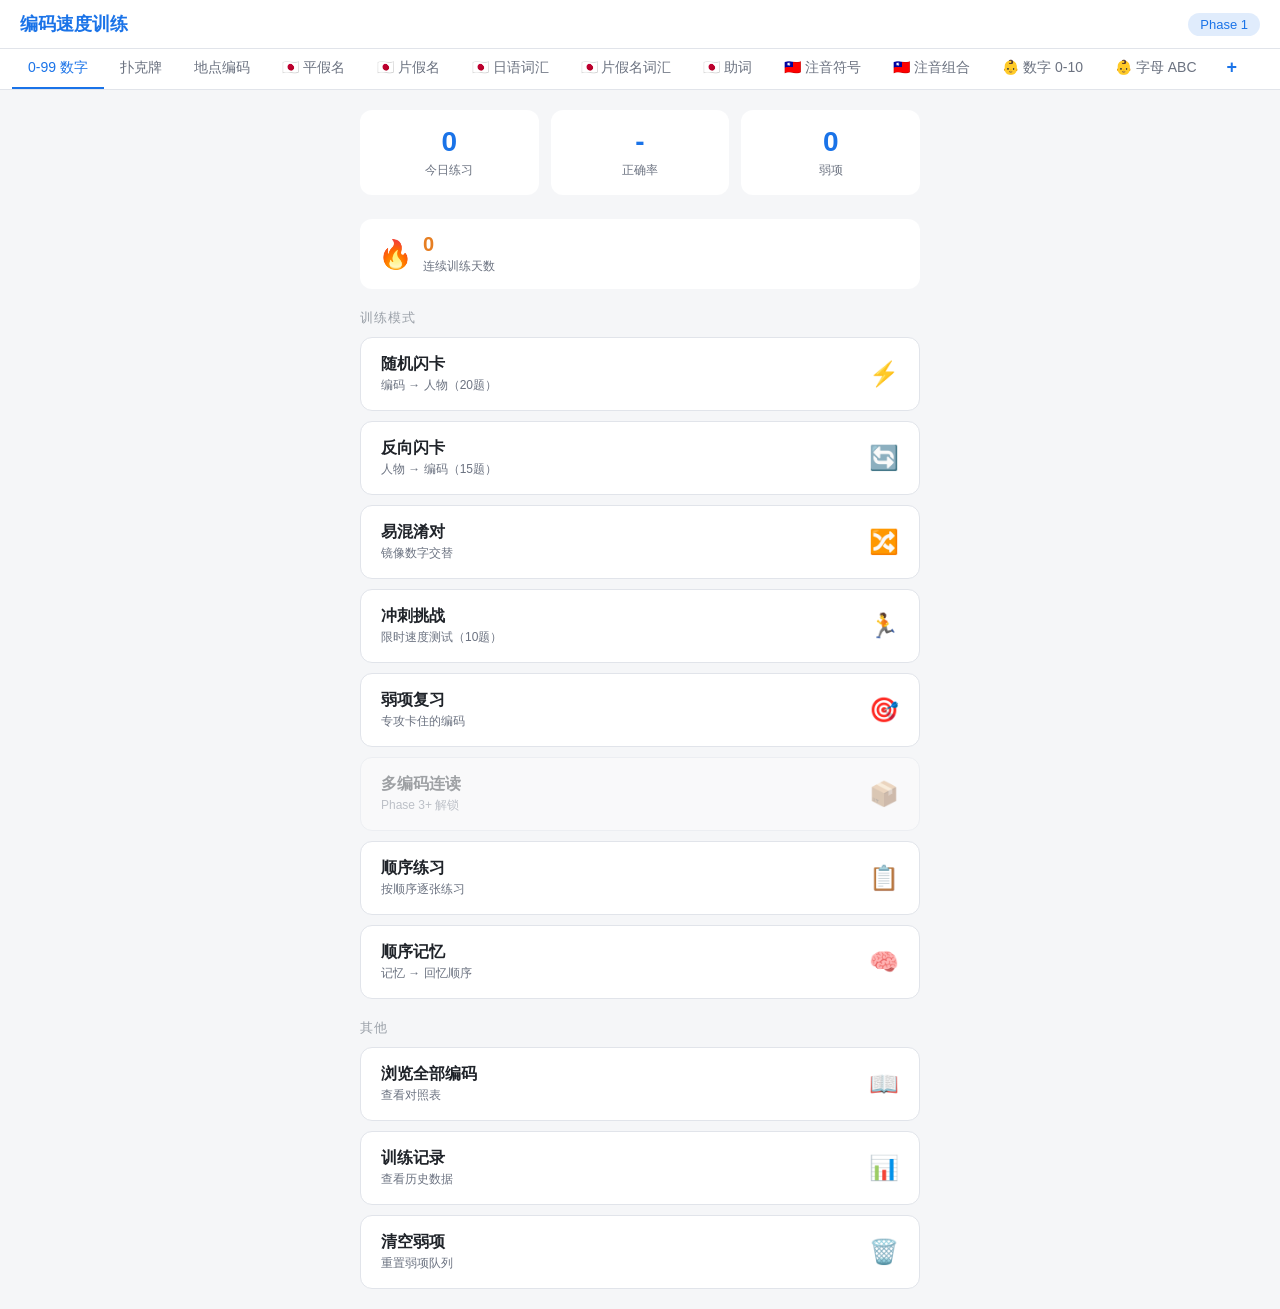
<file: src/base.html>
<!DOCTYPE html>
<html lang="zh-CN">
<head>
<meta charset="UTF-8">
<meta name="viewport" content="width=device-width, initial-scale=1.0, viewport-fit=cover">
<title>编码速度训练</title>
<style>
* { margin: 0; padding: 0; box-sizing: border-box; }
body { font-family: -apple-system, 'PingFang SC', sans-serif; background: #f5f6f8; color: #1f2329; min-height: 100vh; }

.header { background: #ffffff; padding: 12px 20px; padding-top: calc(env(safe-area-inset-top, 0px) + 12px); display: flex; justify-content: space-between; align-items: center; border-bottom: 1px solid #e1e4ea; }
.header h1 { font-size: 18px; color: #1a73e8; }
.header .phase-badge { background: #1a73e822; color: #1a73e8; padding: 4px 12px; border-radius: 12px; font-size: 13px; cursor: pointer; }

.deck-tabs { display: flex; gap: 0; background: #ffffff; border-bottom: 1px solid #e1e4ea; padding: 0 12px; overflow-x: auto; white-space: nowrap; }
.deck-tab { padding: 10px 16px; font-size: 14px; color: #6b7280; cursor: pointer; border-bottom: 2px solid transparent; transition: all 0.2s; flex-shrink: 0; }
.deck-tab:hover { color: #444a55; }
.deck-tab.active { color: #1a73e8; border-bottom-color: #1a73e8; }
.deck-tab.add-tab { color: #1a73e8; font-size: 18px; font-weight: 700; padding: 8px 14px; }
.deck-tab.add-tab:hover { color: #1557b0; }

.home { max-width: 600px; margin: 0 auto; padding: 20px; }
.stats-bar { display: grid; grid-template-columns: repeat(3, 1fr); gap: 12px; margin-bottom: 24px; }
.stat-card { background: #ffffff; border-radius: 12px; padding: 16px; text-align: center; }
.stat-card .value { font-size: 28px; font-weight: 700; color: #1a73e8; }
.stat-card .label { font-size: 12px; color: #6b7280; margin-top: 4px; }
.mode-grid { display: grid; gap: 10px; }
.mode-btn { background: #ffffff; border: 1px solid #e1e4ea; border-radius: 12px; padding: 16px 20px; text-align: left; cursor: pointer; transition: all 0.2s; display: flex; justify-content: space-between; align-items: center; }
.mode-btn:hover { background: #eef2fb; border-color: #1a73e8; }
.mode-btn .mode-name { font-size: 16px; font-weight: 600; }
.mode-btn .mode-desc { font-size: 12px; color: #6b7280; margin-top: 2px; }
.mode-btn .mode-icon { font-size: 24px; }
.mode-btn.disabled { opacity: 0.4; cursor: not-allowed; }
.section-title { font-size: 13px; color: #9aa0a8; margin: 20px 0 10px; text-transform: uppercase; letter-spacing: 1px; }
.empty-msg { text-align: center; padding: 40px 20px; color: #a0a6b0; }
.empty-msg p { margin-bottom: 12px; }

.training { display: none; max-width: 600px; margin: 0 auto; padding: 20px; }
.training-header { display: flex; justify-content: space-between; align-items: center; margin-bottom: 20px; padding-top: env(safe-area-inset-top, 0px); }
.training-header .back-btn { background: none; border: 1px solid #c4c9d1; color: #6b7280; padding: 6px 14px; border-radius: 8px; cursor: pointer; font-size: 13px; }
.training-header .back-btn:hover { border-color: #1a73e8; color: #1a73e8; }
.training-header .progress { font-size: 14px; color: #6b7280; }
.training-header .timer { font-size: 14px; color: #1a73e8; font-variant-numeric: tabular-nums; min-width: 50px; text-align: right; }

.card { background: #ffffff; border-radius: 16px; padding: 40px; text-align: center; min-height: 300px; display: flex; flex-direction: column; justify-content: center; align-items: center; position: relative; }
.card .number { font-size: 96px; font-weight: 800; color: #1f2329; letter-spacing: 8px; }
.card .number.multi { font-size: 56px; letter-spacing: 4px; }
.card .number .suit-red { color: #ff4757; }
.card .character { font-size: 48px; font-weight: 700; color: #1a73e8; margin-top: 16px; opacity: 0; transition: opacity 0.2s; }
.card .character.visible { opacity: 1; }
.card .tap-hint { position: absolute; bottom: 16px; font-size: 12px; color: #c4c9d1; }

.controls { display: flex; gap: 12px; margin-top: 20px; }
.controls button { flex: 1; padding: 14px; border: none; border-radius: 12px; font-size: 16px; font-weight: 600; cursor: pointer; transition: all 0.15s; }
.btn-reveal { background: #e1e4ea; color: #1f2329; }
.btn-reveal:hover { background: #d5d9e0; }
.btn-correct { background: #e3f4e5; color: #4caf50; border: 1px solid #4caf5044; }
.btn-correct:hover { background: #d3ecd6; }
.btn-wrong { background: #fde8e8; color: #ff4757; border: 1px solid #ff475744; }
.btn-wrong:hover { background: #f9d4d4; }
.btn-vague { background: #fdf0e4; color: #e67e22; border: 1px solid #e67e2244; }
.btn-vague:hover { background: #f7e0c8; }

.f1-countdown { text-align: center; color: #6b7280; font-size: 15px; margin-bottom: 10px; min-height: 22px; }
.f2-choice { display: flex; gap: 12px; margin-top: 20px; }
.f2-choice button { flex: 1; padding: 14px; border: none; border-radius: 12px; font-size: 16px; font-weight: 600; cursor: pointer; transition: all 0.15s; }
.btn-f2-know { background: #e1e4ea; color: #1f2329; }
.btn-f2-know:hover { background: #d5d9e0; }
.btn-f2-dont { background: #fde8e8; color: #ff4757; border: 1px solid #ff475744; }
.btn-f2-dont:hover { background: #f9d4d4; }
.btn-reveal.disabled { opacity: 0.4; cursor: not-allowed; }

.mastery-dist { display: flex; gap: 8px; justify-content: center; margin-top: 16px; }
.mastery-dist .m-item { background: #f5f6f8; border-radius: 8px; padding: 8px 14px; text-align: center; min-width: 60px; }
.mastery-dist .m-val { font-size: 20px; font-weight: 700; }
.mastery-dist .m-lbl { font-size: 11px; color: #6b7280; margin-top: 2px; }
.mastery-dist .m-val.m-new { color: #6b7280; }
.mastery-dist .m-val.m-hard { color: #ff4757; }
.mastery-dist .m-val.m-med { color: #e67e22; }
.mastery-dist .m-val.m-easy { color: #4caf50; }

.sprint-timer-bar { height: 4px; background: #e1e4ea; border-radius: 2px; margin-top: 16px; overflow: hidden; }
.sprint-timer-bar .fill { height: 100%; background: #1a73e8; transition: width 0.1s linear; }
.sprint-timer-bar .fill.warning { background: #e67e22; }
.sprint-timer-bar .fill.danger { background: #ff4757; }

.summary { display: none; max-width: 600px; margin: 0 auto; padding: 20px; }
.summary-card { background: #ffffff; border-radius: 16px; padding: 30px; text-align: center; }
.summary-card h2 { font-size: 24px; margin-bottom: 20px; color: #1a73e8; }
.summary-stats { display: grid; grid-template-columns: repeat(2, 1fr); gap: 16px; margin-bottom: 24px; }
.summary-stat { background: #f5f6f8; border-radius: 10px; padding: 16px; }
.summary-stat .val { font-size: 32px; font-weight: 700; }
.summary-stat .lbl { font-size: 12px; color: #6b7280; margin-top: 4px; }
.summary-stat .val.green { color: #4caf50; }
.summary-stat .val.red { color: #ff4757; }
.summary-stat .val.blue { color: #1a73e8; }
.weak-list { text-align: left; margin-top: 16px; }
.weak-list h3 { font-size: 14px; color: #e67e22; margin-bottom: 8px; }
.weak-list .items { display: flex; flex-wrap: wrap; gap: 6px; }
.weak-list .item { background: #e67e2222; color: #e67e22; padding: 4px 10px; border-radius: 6px; font-size: 13px; }
.weak-review-summary { text-align:left; margin-top:16px; padding:14px; background:#ffffff; border-radius:12px; border:1px solid #e67e2244; }
.weak-review-summary h3 { font-size:14px; color:#e67e22; margin:0 0 10px; }
.weak-review-summary .wr-item { display:flex; align-items:center; justify-content:space-between; padding:8px 10px; margin:4px 0; background:#0000000a; border-radius:8px; font-size:13px; }
.weak-review-summary .wr-item .wr-code { color:#1f2329; }
.weak-review-summary .wr-item .wr-streak { color:#6b7280; font-size:12px; }
.weak-review-summary .wr-remove { background:#2e8b3e; color:#fff; border:none; padding:4px 10px; border-radius:6px; font-size:12px; cursor:pointer; }
.weak-review-summary .wr-remove:hover { background:#3a9a4a; }
.weak-review-summary .wr-cleared { color:#2ecc71; font-size:14px; text-align:center; padding:12px; }

.browse { display: none; max-width: 800px; margin: 0 auto; padding: 20px; }
.browse-toolbar { display: flex; gap: 8px; margin-bottom: 16px; flex-wrap: wrap; }
.browse-toolbar button { background: #ffffff; border: 1px solid #e1e4ea; color: #1a73e8; padding: 8px 16px; border-radius: 8px; cursor: pointer; font-size: 13px; }
.browse-toolbar button:hover { background: #eef2fb; border-color: #1a73e8; }
.browse-toolbar button.danger { color: #ff4757; }
.browse-toolbar button.danger:hover { border-color: #ff4757; }
.browse-grid { display: grid; grid-template-columns: repeat(5, 1fr); gap: 8px; }
.browse-grid.poker-grid { grid-template-columns: repeat(4, 1fr); }
.browse-item { background: #ffffff; border-radius: 8px; padding: 10px; text-align: center; cursor: pointer; transition: all 0.2s; position: relative; }
.browse-item:hover { background: #eef2fb; }
.browse-item .num { font-size: 20px; font-weight: 700; color: #1a73e8; }
.browse-item .num .suit-red { color: #ff4757; }
.browse-item .name { font-size: 13px; color: #444a55; margin-top: 4px; }
.browse-item.weak { border: 1px solid #e67e2244; }
.browse-item.edited { border: 1px solid #1a73e844; }
.browse-item .edited-dot { color: #1a73e8; font-size: 10px; }
.browse-item .del-btn { display: none; position: absolute; top: 2px; right: 6px; color: #ff4757; font-size: 14px; cursor: pointer; line-height: 1; }
.browse-item:hover .del-btn { display: block; }
.browse-suit-label { grid-column: 1 / -1; font-size: 14px; color: #9aa0a8; padding: 10px 0 4px; border-top: 1px solid #e1e4ea; margin-top: 8px; }
.browse-suit-label:first-child { border-top: none; margin-top: 0; }

.stats-page { display: none; max-width: 600px; margin: 0 auto; padding: 20px; }
.stats-section { background: #ffffff; border-radius: 12px; padding: 20px; margin-bottom: 16px; }
.stats-section h3 { font-size: 15px; color: #1a73e8; margin-bottom: 12px; }
.stats-row { display: flex; justify-content: space-between; padding: 8px 0; border-bottom: 1px solid #e1e4ea; font-size: 14px; }
.stats-row:last-child { border: none; }

.modal-overlay { display: none; position: fixed; top: 0; left: 0; right: 0; bottom: 0; background: #00000059; z-index: 100; justify-content: center; align-items: center; }
.modal-overlay.show { display: flex; }
.modal { background: #ffffff; border-radius: 16px; padding: 24px; max-width: 400px; width: 90%; }
.modal h3 { font-size: 18px; margin-bottom: 16px; color: #1a73e8; }
.modal input { width: 100%; padding: 12px 16px; background: #f5f6f8; border: 1px solid #1a73e844; border-radius: 10px; color: #1f2329; font-size: 16px; outline: none; margin-bottom: 8px; }
.modal input:focus { border-color: #1a73e8; }
.modal .hint-text { font-size: 12px; color: #9aa0a8; margin-bottom: 12px; }
.modal .btn-row { display: flex; gap: 10px; margin-top: 12px; }
.modal .btn-row button { flex: 1; padding: 10px; border: none; border-radius: 10px; font-size: 14px; font-weight: 600; cursor: pointer; }
.btn-save { background: #1a73e822; color: #1a73e8; }
.btn-cancel { background: #e1e4ea; color: #6b7280; }
.btn-danger { background: #ff475722; color: #ff4757; }
.phase-option { padding: 12px 16px; border: 1px solid #e1e4ea; border-radius: 10px; margin-bottom: 8px; cursor: pointer; transition: all 0.2s; }
.phase-option:hover { border-color: #1a73e8; background: #eef2fb; }
.phase-option.active { border-color: #1a73e8; background: #1a73e822; }
.phase-option .phase-name { font-weight: 600; }

.edit-modal .edit-code { font-size: 48px; font-weight: 800; color: #1a73e8; margin-bottom: 16px; }
.edit-modal .edit-code .suit-red { color: #ff4757; }
.edit-modal .edit-default { font-size: 12px; color: #9aa0a8; margin-top: 4px; margin-bottom: 8px; }

.kb-hint { text-align: center; margin-top: 12px; font-size: 11px; color: #c4c9d1; }

.streak-bar { display: flex; align-items: center; gap: 10px; background: #ffffff; border-radius: 12px; padding: 14px 18px; margin-bottom: 16px; }
.streak-fire { font-size: 28px; }
.streak-info { flex: 1; }
.streak-count { font-size: 20px; font-weight: 700; color: #e67e22; }
.streak-label { font-size: 12px; color: #6b7280; margin-top: 2px; }

/* Sequence mode */
.seq-memorize { max-width: 600px; margin: 0 auto; padding: 20px; display: none; }
.seq-header { display: flex; justify-content: space-between; align-items: center; margin-bottom: 16px; }
.seq-header .back-btn { background: none; border: none; color: #1a73e8; font-size: 16px; cursor: pointer; }
.seq-timer { font-size: 18px; font-weight: 700; color: #e67e22; }
.seq-cards { display: flex; flex-wrap: wrap; gap: 10px; justify-content: center; margin-bottom: 20px; }
.seq-card-item { background: #ffffff; border-radius: 10px; padding: 14px 10px; text-align: center; min-width: 70px; }
.seq-card-item .seq-code { font-size: 22px; font-weight: 800; color: #1f2329; }
.seq-card-item .seq-code .suit-red { color: #ff4757; }
.seq-card-item .seq-name { font-size: 11px; color: #1a73e8; margin-top: 4px; }
.seq-card-item.hidden .seq-code { visibility: hidden; }
.seq-card-item.hidden .seq-name { visibility: hidden; }
.seq-mode-toggle { display: flex; gap: 0; margin-bottom: 16px; justify-content: center; }
.seq-mode-toggle button { padding: 8px 20px; border: 1px solid #1a73e844; background: #ffffff; color: #6b7280; font-size: 13px; cursor: pointer; }
.seq-mode-toggle button:first-child { border-radius: 8px 0 0 8px; }
.seq-mode-toggle button:last-child { border-radius: 0 8px 8px 0; }
.seq-mode-toggle button.active { background: #1a73e822; color: #1a73e8; border-color: #1a73e8; }
.seq-ready-btn { width: 100%; padding: 16px; background: #1a73e8; color: #fff; border: none; border-radius: 12px; font-size: 18px; font-weight: 700; cursor: pointer; }
.seq-ready-btn:hover { background: #1a73e8; }

/* Recall phase */
.seq-recall { max-width: 600px; margin: 0 auto; padding: 20px; display: none; }
.seq-recall-slots { display: flex; flex-wrap: wrap; gap: 8px; justify-content: center; margin-bottom: 16px; }
.seq-slot { width: 64px; height: 64px; background: #ffffff; border: 2px solid #e1e4ea; border-radius: 10px; display: flex; align-items: center; justify-content: center; font-size: 18px; font-weight: 700; color: #1f2329; }
.seq-slot.current { border-color: #1a73e8; background: #1a73e811; }
.seq-slot.correct { border-color: #4caf50; background: #4caf5022; }
.seq-slot.wrong { border-color: #ff4757; background: #ff475722; }
.seq-options { display: flex; flex-wrap: wrap; gap: 8px; justify-content: center; }
.seq-opt-btn { padding: 10px 14px; background: #ffffff; border: 1px solid #e1e4ea; border-radius: 8px; color: #1f2329; font-size: 16px; font-weight: 600; cursor: pointer; min-width: 52px; text-align: center; }
.seq-opt-btn:hover { background: #eef2fb; border-color: #1a73e8; }
.seq-opt-btn.used { opacity: 0.3; pointer-events: none; }
.seq-opt-btn .suit-red { color: #ff4757; }

.setting-toggle { display: flex; align-items: center; justify-content: space-between; }
.toggle-switch { position: relative; width: 44px; height: 24px; cursor: pointer; }
.toggle-switch input { opacity: 0; width: 0; height: 0; }
.toggle-slider { position: absolute; top: 0; left: 0; right: 0; bottom: 0; background: #e1e4ea; border-radius: 12px; transition: 0.2s; }
.toggle-slider:before { content: ''; position: absolute; width: 18px; height: 18px; left: 3px; bottom: 3px; background: #6b7280; border-radius: 50%; transition: 0.2s; }
.toggle-switch input:checked + .toggle-slider { background: #1a73e844; }
.toggle-switch input:checked + .toggle-slider:before { transform: translateX(20px); background: #1a73e8; }

.mode-settings label { display: block; font-size: 14px; color: #444a55; margin-bottom: 6px; }
.mode-settings .setting-row { margin-bottom: 14px; }
.mode-settings input[type="number"] { width: 80px; padding: 8px 12px; background: #f5f6f8; border: 1px solid #1a73e844; border-radius: 8px; color: #1f2329; font-size: 16px; outline: none; text-align: center; }
.mode-settings input[type="number"]:focus { border-color: #1a73e8; }
.mode-settings .hint { font-size: 12px; color: #9aa0a8; margin-top: 4px; }
.code-picker { max-height: 320px; overflow-y: auto; background: #f5f6f8; border-radius: 10px; padding: 10px; }
.code-picker::-webkit-scrollbar { width: 4px; }
.code-picker::-webkit-scrollbar-thumb { background: #1a73e844; border-radius: 2px; }
.picker-group { margin-bottom: 8px; }
.picker-group-header { display: flex; align-items: center; gap: 8px; padding: 6px 4px; cursor: pointer; border-radius: 6px; }
.picker-group-header:hover { background: #ffffff; }
.picker-group-header input[type="checkbox"] { accent-color: #1a73e8; width: 16px; height: 16px; cursor: pointer; }
.picker-group-header span { font-size: 13px; font-weight: 600; color: #1a73e8; }
.picker-items { display: flex; flex-wrap: wrap; gap: 4px; padding: 4px 0 4px 24px; }
.picker-item { display: flex; align-items: center; gap: 4px; padding: 3px 8px; background: #ffffff; border-radius: 6px; cursor: pointer; font-size: 12px; }
.picker-item:hover { background: #eef2fb; }
.picker-item input[type="checkbox"] { accent-color: #1a73e8; width: 14px; height: 14px; cursor: pointer; }
.picker-item label { cursor: pointer; color: #444a55; white-space: nowrap; }
.picker-actions { display: flex; gap: 8px; margin-bottom: 8px; }
.picker-actions button { background: #ffffff; border: 1px solid #e1e4ea; color: #1a73e8; padding: 4px 12px; border-radius: 6px; cursor: pointer; font-size: 12px; }
.picker-actions button:hover { background: #eef2fb; }

.lock-in-msg {
  text-align: center;
  color: #1a73e8;
  font-size: 15px;
  padding: 20px;
  animation: pulse 1s infinite;
}
@keyframes pulse {
  0%, 100% { opacity: 1; }
  50% { opacity: 0.5; }
}
.answer-fade {
  filter: blur(12px);
  opacity: 0.4;
  transition: filter 0.6s ease, opacity 0.6s ease;
}
.answer-fade.visible {
  filter: blur(0px);
  opacity: 1;
}

/* Kids mode styles */
.browse-grid.kids-grid { grid-template-columns: repeat(4, 1fr); gap: 10px; }
.browse-grid.kids-grid .browse-item { padding: 14px 8px; }
.browse-grid.kids-grid .browse-item .num { font-size: 28px; }
.browse-grid.kids-grid .browse-item .name { font-size: 11px; line-height: 1.4; }
.card.kids-card .number { font-size: 120px; letter-spacing: 0; }
.card.kids-card .character { font-size: 32px; line-height: 1.5; }

@media (max-width: 480px) {
  .card .number { font-size: 72px; }
  .card .number.multi { font-size: 42px; }
  .card .character { font-size: 36px; }
  .browse-grid { grid-template-columns: repeat(4, 1fr); }
}
/* @INJECT_CSS@ */
</style>
</head>
<body>

<div class="header">
  <h1>编码速度训练</h1>
  <div class="phase-badge" onclick="showPhaseModal()">Phase <span id="phase-display">1</span></div>
</div>
<div class="deck-tabs" id="deck-tabs"></div>

<div class="home" id="screen-home">
  <div class="stats-bar">
    <div class="stat-card"><div class="value" id="home-today-count">0</div><div class="label">今日练习</div></div>
    <div class="stat-card"><div class="value" id="home-accuracy">-</div><div class="label">正确率</div></div>
    <div class="stat-card"><div class="value" id="home-weak-count">0</div><div class="label">弱项</div></div>
  </div>
  <div class="streak-bar" id="streak-bar">
    <div class="streak-fire">🔥</div>
    <div class="streak-info"><div class="streak-count" id="streak-count">0</div><div class="streak-label">连续训练天数</div></div>
  </div>
  <div id="home-empty" class="empty-msg" style="display:none">
    <p>当前编码类型为空</p>
    <button class="btn-save" style="padding:10px 24px;border:none;border-radius:10px;font-size:14px;cursor:pointer" onclick="showBrowse()">去添加编码</button>
  </div>
  <div id="home-modes">
    <div class="section-title">训练模式</div>
    <div class="mode-grid">
      <div class="mode-btn" onclick="openModeSettings('random')"><div><div class="mode-name">随机闪卡</div><div class="mode-desc" id="random-desc">编码 → 人物（20题）</div></div><div class="mode-icon">⚡</div></div>
      <div class="mode-btn" onclick="openModeSettings('reverse')"><div><div class="mode-name">反向闪卡</div><div class="mode-desc">人物 → 编码（15题）</div></div><div class="mode-icon">🔄</div></div>
      <div class="mode-btn" onclick="openModeSettings('confusable')" id="btn-confusable"><div><div class="mode-name" id="confusable-label">易混淆对</div><div class="mode-desc" id="confusable-desc">交替训练</div></div><div class="mode-icon">🔀</div></div>
      <div class="mode-btn" onclick="openModeSettings('sprint')"><div><div class="mode-name">冲刺挑战</div><div class="mode-desc">限时速度测试（10题）</div></div><div class="mode-icon">🏃</div></div>
      <div class="mode-btn" onclick="openModeSettings('weak')"><div><div class="mode-name">弱项复习</div><div class="mode-desc">专攻卡住的编码</div></div><div class="mode-icon">🎯</div></div>
      <div class="mode-btn" onclick="startTodayWeakReview()" id="btn-today-weak" style="display:none"><div><div class="mode-name">今日弱项</div><div class="mode-desc" id="today-weak-desc">今天新增的弱项</div></div><div class="mode-icon">📌</div></div>
      <div class="mode-btn" onclick="openModeSettings('multi')" id="btn-multi"><div><div class="mode-name" id="multi-label">多编码连读</div><div class="mode-desc" id="multi-desc">Phase 3+ 解锁</div></div><div class="mode-icon">📦</div></div>
      <div class="mode-btn" onclick="openModeSettings('sequential')"><div><div class="mode-name">顺序练习</div><div class="mode-desc">按顺序逐张练习</div></div><div class="mode-icon">📋</div></div>
      <div class="mode-btn" onclick="openModeSettings('sequence')"><div><div class="mode-name">顺序记忆</div><div class="mode-desc">记忆 → 回忆顺序</div></div><div class="mode-icon">🧠</div></div>
    </div>
    <div class="section-title">其他</div>
    <div class="mode-grid">
      <div class="mode-btn" onclick="showBrowse()"><div><div class="mode-name">浏览全部编码</div><div class="mode-desc" id="browse-desc">查看对照表</div></div><div class="mode-icon">📖</div></div>
      <div class="mode-btn" onclick="showStatsPage()"><div><div class="mode-name">训练记录</div><div class="mode-desc">查看历史数据</div></div><div class="mode-icon">📊</div></div>
      <div class="mode-btn" onclick="resetWeakItems()"><div><div class="mode-name">清空弱项</div><div class="mode-desc">重置弱项队列</div></div><div class="mode-icon">🗑️</div></div>
    </div>
  </div>
</div>

<div class="training" id="screen-training">
  <div class="training-header">
    <button class="back-btn" onclick="endTraining()">← 返回</button>
    <div class="progress" id="train-progress">1 / 20</div>
    <div class="timer" id="train-timer">0.0s</div>
  </div>
  <div class="card"><div class="number" id="card-prompt"></div><div class="character" id="card-answer"></div><div class="tap-hint" id="tap-hint">按空格键翻牌</div></div>
  <div class="sprint-timer-bar" id="sprint-bar" style="display:none"><div class="fill" id="sprint-fill"></div></div>
  <div class="f1-countdown" id="f1-countdown"></div>
  <div class="controls" id="train-controls"><button class="btn-reveal" id="btn-reveal-main" onclick="revealCard()">翻牌 (空格)</button></div>
  <div class="f2-choice" id="f2-controls" style="display:none">
    <button class="btn-f2-know" onclick="f2Know()">我已尝试回忆，翻牌</button>
    <button class="btn-f2-dont" onclick="f2DontKnow()">我不会</button>
  </div>
  <div id="think-time-hint" style="display:none;text-align:center;font-size:13px;color:#6b7280;margin-bottom:6px;"></div>
  <div class="controls" id="judge-controls" style="display:none">
    <button class="btn-correct" id="btn-judge-remember" onclick="judgeCard('remember')">✓ 记住了 (←)</button>
    <button class="btn-vague" id="btn-judge-vague" onclick="judgeCard('vague')">△ 模糊 (↓)</button>
    <button class="btn-wrong" id="btn-judge-dont" onclick="judgeCard('dont_know')">✗ 不会 (→)</button>
  </div>
  <div class="kb-hint">空格=翻牌 ←=记住了 ↓=模糊 →=不会</div>
</div>

<div class="summary" id="screen-summary">
  <div class="summary-card">
    <h2 id="summary-title">训练完成</h2>
    <div class="summary-stats">
      <div class="summary-stat"><div class="val green" id="sum-correct">0</div><div class="lbl">记住了</div></div>
      <div class="summary-stat"><div class="val red" id="sum-wrong">0</div><div class="lbl">不会</div></div>
      <div class="summary-stat"><div class="val blue" id="sum-avg">0s</div><div class="lbl">平均用时</div></div>
      <div class="summary-stat"><div class="val blue" id="sum-total">0s</div><div class="lbl">总用时</div></div>
    </div>
    <div class="weak-list" id="sum-weak" style="display:none"><h3>本轮卡住：</h3><div class="items" id="sum-weak-items"></div></div>
    <div id="sum-mastery-dist" style="display:none"></div>
    <div class="weak-review-summary" id="sum-weak-review" style="display:none"></div>
  </div>
  <div class="controls">
    <button class="btn-reveal" onclick="replayLastDeck()">再来一轮（同组）</button>
    <button class="btn-reveal" onclick="startMode(lastMode)" style="background:#2e8b3e">再来一轮（新组）</button>
    <button class="btn-reveal" id="btn-replay-missed" onclick="replayMissedCards()" style="background:#e55;display:none">卡住的再来一轮</button>
    <button class="btn-correct" onclick="showHome()">返回首页</button>
  </div>
</div>

<div class="browse" id="screen-browse">
  <div class="training-header">
    <button class="back-btn" onclick="showHome()">← 返回</button>
    <div class="progress" id="browse-title">全部编码</div>
    <div></div>
  </div>
  <div class="browse-toolbar" id="browse-toolbar"></div>
  <div class="browse-grid" id="browse-grid"></div>
</div>

<div class="seq-memorize" id="screen-seq-memorize">
  <div class="seq-header">
    <button class="back-btn" onclick="endSequence()">← 返回</button>
    <div>记忆阶段</div>
    <div class="seq-timer" id="seq-mem-timer">0.0s</div>
  </div>
  <div class="seq-mode-toggle">
    <button id="seq-show-all" class="active" onclick="setSeqShowMode('all')">ALL</button>
    <button id="seq-show-one" onclick="setSeqShowMode('one')">BY ONE</button>
  </div>
  <div class="seq-cards" id="seq-mem-cards"></div>
  <button class="seq-ready-btn" id="seq-ready-btn" onclick="startSeqRecall()">READY</button>
</div>

<div class="seq-recall" id="screen-seq-recall">
  <div class="seq-header">
    <button class="back-btn" onclick="endSequence()">← 返回</button>
    <div>回忆阶段</div>
    <div class="seq-timer" id="seq-rec-timer">0.0s</div>
  </div>
  <div id="seq-recall-progress" style="text-align:center;margin-bottom:12px;color:#6b7280;font-size:14px;"></div>
  <div class="seq-recall-slots" id="seq-recall-slots"></div>
  <div class="seq-options" id="seq-recall-options"></div>
</div>

<div class="stats-page" id="screen-stats">
  <div class="training-header"><button class="back-btn" onclick="showHome()">← 返回</button><div class="progress">训练记录</div><div></div></div>
  <div class="stats-section"><h3>弱项队列</h3><div id="stats-weak-list"></div></div>
  <div class="stats-section"><h3>最近 7 天</h3><div id="stats-daily"></div></div>
</div>

<!-- Modals -->
<div class="modal-overlay" id="mode-settings-modal">
  <div class="modal mode-settings">
    <h3 id="mode-settings-title">训练设置</h3>
    <div class="setting-row" id="setting-count-row">
      <label>练习数量</label>
      <input type="number" id="mode-count-input" min="1" max="999" value="20">
      <div class="hint" id="mode-count-hint"></div>
    </div>
    <div class="setting-row" id="setting-repeat-row">
      <div class="setting-toggle">
        <label>允许重复卡片</label>
        <label class="toggle-switch"><input type="checkbox" id="mode-repeat-toggle"><span class="toggle-slider"></span></label>
      </div>
      <div class="hint">开启后同一卡片可出现多次</div>
    </div>
    <div class="setting-row" id="setting-range-row">
      <label>选择编码范围</label>
      <div class="picker-actions">
        <button onclick="pickerSelectAll(true)">全选</button>
        <button onclick="pickerSelectAll(false)">全不选</button>
      </div>
      <div class="code-picker" id="code-picker"></div>
    </div>
    <div class="btn-row">
      <button class="btn-cancel" onclick="closeModal('mode-settings-modal')">取消</button>
      <button class="btn-save" onclick="confirmModeStart()">开始训练</button>
    </div>
  </div>
</div>

<div class="modal-overlay" id="edit-modal">
  <div class="modal edit-modal">
    <h3>修改编码</h3>
    <div class="edit-code" id="edit-code"></div>
    <input type="text" id="edit-input" placeholder="输入人物名称">
    <div class="edit-default" id="edit-default"></div>
    <div class="btn-row">
      <button class="btn-cancel" onclick="closeModal('edit-modal')">取消</button>
      <button class="btn-danger" onclick="resetOneCode()">恢复默认</button>
      <button class="btn-save" onclick="saveEdit()">保存</button>
    </div>
  </div>
</div>

<div class="modal-overlay" id="create-deck-modal">
  <div class="modal">
    <h3>新建编码类型</h3>
    <input type="text" id="new-deck-name" placeholder="名称，如：101-199">
    <div class="hint-text">创建后可在浏览页添加编码</div>
    <div class="btn-row">
      <button class="btn-cancel" onclick="closeModal('create-deck-modal')">取消</button>
      <button class="btn-save" onclick="createDeck()">创建</button>
    </div>
  </div>
</div>

<div class="modal-overlay" id="add-code-modal">
  <div class="modal">
    <h3>添加编码</h3>
    <input type="text" id="new-code-key" placeholder="编码（如：101、♠A）">
    <input type="text" id="new-code-name" placeholder="人物名称">
    <div class="btn-row">
      <button class="btn-cancel" onclick="closeModal('add-code-modal')">取消</button>
      <button class="btn-save" onclick="addCodeToCustomDeck()">添加</button>
    </div>
  </div>
</div>

<div class="modal-overlay" id="rename-deck-modal">
  <div class="modal">
    <h3>重命名</h3>
    <input type="text" id="rename-deck-input" placeholder="新名称">
    <div class="btn-row">
      <button class="btn-cancel" onclick="closeModal('rename-deck-modal')">取消</button>
      <button class="btn-save" onclick="renameDeck()">保存</button>
    </div>
  </div>
</div>

<div class="modal-overlay" id="phase-modal">
  <div class="modal">
    <h3>选择阶段</h3>
    <div class="phase-option" onclick="setPhase(1)"><div class="phase-name">Phase 1：单编码 &lt; 2秒</div></div>
    <div class="phase-option" onclick="setPhase(2)"><div class="phase-name">Phase 2：单编码 &lt; 1秒</div></div>
    <div class="phase-option" onclick="setPhase(3)"><div class="phase-name">Phase 3：双编码 &lt; 2秒</div></div>
    <div class="phase-option" onclick="setPhase(4)"><div class="phase-name">Phase 4：三编码 &lt; 3秒</div></div>
    <div style="margin-top:12px"><button class="btn-reveal" style="width:100%" onclick="closeModal('phase-modal')">关闭</button></div>
  </div>
</div>

<script>
// ============================================================
// BUILT-IN DATA
// ============================================================
const NUMBER_DATA = {
  "00":"青雉","01":"霍金","02":"唐老鸭","03":"唐三","04":"老四（张尚）",
  "05":"老沙","06":"肖申克","07":"白起","08":"葫芦娃","09":"鸣人",
  "10":"林志颖","11":"路飞","12":"特兰克斯","13":"水晶婆婆","14":"Mr3",
  "15":"多弗拉明戈","16":"界王","17":"布玛","18":"机器猫","19":"川普",
  "20":"山治","21":"香蕉鳄鱼","22":"17/18号","23":"乔丹","24":"黑胡子",
  "25":"无名","26":"弗兰奇","27":"流川枫","28":"恶龙","29":"赤犬",
  "30":"马斯克","31":"奥尼尔","32":"火舞","33":"黄飞鸿","34":"周杰伦",
  "35":"尼莫","36":"鹿丸","37":"雏田","38":"哈利波特","39":"纪晓岚",
  "40":"战国","41":"亚古兽","42":"天使","43":"琵卡","44":"娜美",
  "45":"波尼","46":"石榴姐","47":"甚平","48":"罗宾","49":"姥爷",
  "50":"毛泽东","51":"大空翼","52":"我自己","53":"佛祖","54":"索隆",
  "55":"可可罗婆婆","56":"纲手","57":"Baby 5","58":"小悟空","59":"太白金星",
  "60":"曾小贤","61":"砂糖","62":"齐天大圣","63":"李白","64":"龟仙人",
  "65":"阿普","66":"奇犽","67":"绿牛","68":"卡普","69":"宁次",
  "70":"佐助","71":"马尔科","72":"壁企鹅","73":"诸葛亮","74":"甘福尔",
  "75":"鸟叔","76":"犀牛守卫","77":"擎天柱","78":"横纲","79":"Big Mom",
  "80":"林克","81":"小龙女","82":"乌索普","83":"铁扇公主","84":"卷毛老师",
  "85":"罗杰","86":"董存瑞","87":"卡卡西","88":"龙","89":"布罗利",
  "90":"皮卡丘","91":"樱木花道","92":"白胡子","93":"大力水手","94":"班主任",
  "95":"凯多","96":"卡库","97":"薇薇","98":"雷利","99":"张无忌"
};
const POKER_DATA = {
  "♠A":"高进","♥A":"罗","♣A":"艾斯","♦A":"姚明",
  "♠2":"姐姐（李琳）","♥2":"冯克雷","♣2":"乔丹","♦2":"袁速（点点）",
  "♠3":"奥尼尔","♥3":"火舞","♣3":"黄飞鸿","♦3":"周杰伦",
  "♠4":"亚古兽","♥4":"天使","♣4":"琵卡","♦4":"娜美",
  "♠5":"大空翼","♥5":"我自己","♣5":"佛祖","♦5":"索隆",
  "♠6":"砂糖","♥6":"齐天大圣","♣6":"李白","♦6":"龟仙人",
  "♠7":"马尔科","♥7":"阿拉蕾","♣7":"诸葛亮","♦7":"甘福尔",
  "♠8":"小龙女","♥8":"乌索普","♣8":"铁扇公主","♦8":"卷毛老师",
  "♠9":"樱木花道","♥9":"白胡子","♣9":"大力水手","♦9":"班主任",
  "♠10":"慕容复","♥10":"神仙姐姐","♣10":"乔峰","♦10":"虚竹",
  "♠J":"Jack船长","♥J":"乔伊波伊","♣J":"成龙","♦J":"桃白白",
  "♠Q":"马云","♥Q":"老婆","♣Q":"机器猫","♦Q":"钻石皇后",
  "♠K":"秦始皇","♥K":"刘备","♣K":"萨博","♦K":"土影",
  "大王":"弗力萨","小王":"悟天克斯"
};
const LOCATION_DATA = {
  "1":"正门口","2":"门口柏油马路","3":"车库门","4":"工具台","5":"抽屉",
  "6":"木架子","7":"洗手台","8":"马桶","9":"窗户台","10":"健身区",
  "11":"玩具柜","12":"书架","13":"九宫格","14":"电脑书桌","15":"鞋柜",
  "16":"水槽","17":"洗衣机","18":"鞋架","19":"电箱","20":"木架子",
  "21":"冰箱","22":"楼梯","23":"鱼缸","24":"钢琴","25":"电视柜",
  "26":"窗户","27":"沙发","28":"六宫格柜子","29":"餐桌","30":"吊灯",
  "31":"吧台","32":"冰箱","33":"锅炉","34":"洗手台","35":"毛巾墙",
  "36":"浴盆","37":"柜子","38":"床","39":"桌子","40":"书架",
  "41":"床","42":"墙上地图","43":"架子","44":"沙发","45":"床",
  "46":"太阳伞","47":"桌椅","48":"箱子","49":"烧烤炉","50":"秋千",
  "51":"蹦床","52":"门","53":"小路","54":"储藏室","55":"花坛",
  "56":"菜地","57":"水龙头","58":"大Ayden房子","59":"Robert house","60":"Frank house",
  "61":"Priscialla house","62":"James house","63":"Sky house","64":"Jackson house","65":"旗",
  "66":"大门","67":"后院正门","68":"棒球场","69":"秋千","70":"爬高台阶",
  "71":"滑梯","72":"跷跷板","73":"篮球场","74":"后院后门","75":"中学网球场",
  "76":"中学正门","77":"停车场","78":"小Ayden家","79":"图书馆停车场","80":"图书馆正门",
  "81":"消防局","82":"mario pizza","83":"ups","84":"tesla charger","85":"福祥小馆",
  "86":"FedEx","87":"homedepot","88":"画画课地址","89":"日本超市","90":"保龄球馆",
  "91":"足球馆","92":"象棋馆","93":"whole food","94":"CVS","95":"hmart",
  "96":"chick-fil-A","97":"ikea 正门","98":"ikea停车场","99":"海鲜馆","100":"健身房",
  "101":"pizza馆","102":"跆拳道馆","103":"target","104":"dollartree","105":"gas station",
  "106":"Trade joe","107":"Walgreens","108":"中餐馆","109":"back to chase","110":"PM pediatric",
  "111":"McDonald","112":"woodbury park 门口","113":"滑雪斜坡","114":"篮球场","115":"壁球场",
  "116":"playground","117":"泳池正门","118":"幼儿泳池","119":"儿童泳池左","120":"泳道",
  "121":"跳水区","122":"儿童泳池右","123":"bbq场地","124":"棒球场","125":"网球场"
};
const SUITS = ['♠','♥','♣','♦'];
const RANKS = ['A','2','3','4','5','6','7','8','9','10','J','Q','K'];
const LOCATION_GROUPS = 25;

// Japanese Hiragana
const HIRAGANA_DATA = {
  "あ":"a 啊 ㄚ","い":"i 衣 ㄧ","う":"u 乌 ㄨ","え":"e 诶 ㄝ","お":"o 喔 ㄛ",
  "か":"ka 卡 ㄎㄚ","き":"ki ㄎㄧ","く":"ku 哭 ㄎㄨ","け":"ke 客 ㄎㄜ","こ":"ko 口 ㄎㄛ",
  "さ":"sa 撒 ㄙㄚ","し":"shi 西 ㄒㄧ","す":"su 苏 ㄙㄨ","せ":"se 塞 ㄙㄟ","そ":"so 搜 ㄙㄡ",
  "た":"ta 它 ㄊㄚ","ち":"chi 七 ㄑㄧ","つ":"tsu 粗 ㄘㄨ","て":"te 贴 ㄊㄝ","と":"to 拖 ㄊㄛ",
  "な":"na 那 ㄋㄚ","に":"ni 你 ㄋㄧ","ぬ":"nu 奴 ㄋㄨ","ね":"ne 呢 ㄋㄟ","の":"no 诺 ㄋㄛ",
  "は":"ha 哈 ㄏㄚ","ひ":"hi 希 ㄏㄧ","ふ":"fu 夫 ㄈㄨ","へ":"he 嘿 ㄏㄜ","ほ":"ho 后 ㄏㄛ",
  "ま":"ma 妈 ㄇㄚ","み":"mi 米 ㄇㄧ","む":"mu 木 ㄇㄨ","め":"me 妹 ㄇㄟ","も":"mo 摸 ㄇㄛ",
  "や":"ya 呀 ㄧㄚ","ゆ":"yu 优 ㄧㄡ","よ":"yo 哟 ㄧㄛ",
  "ら":"ra 啦 ㄌㄚ","り":"ri 哩 ㄌㄧ","る":"ru 噜 ㄌㄨ","れ":"re 咧 ㄌㄟ","ろ":"ro 啰 ㄌㄛ",
  "わ":"wa 哇 ㄨㄚ","を":"o 喔 ㄛ","ん":"n 嗯 ㄣ"
};
const HIRAGANA_ROWS = ['あいうえお','かきくけこ','さしすせそ','たちつてと','なにぬねの','はひふへほ','まみむめも','やゆよ','らりるれろ','わをん'];
const HIRAGANA_ROW_NAMES = ['あ行(a)','か行(ka)','さ行(sa)','た行(ta)','な行(na)','は行(ha)','ま行(ma)','や行(ya)','ら行(ra)','わ行(wa)'];

// Japanese Katakana
const KATAKANA_DATA = {
  "ア":"a 啊 ㄚ","イ":"i 衣 ㄧ","ウ":"u 乌 ㄨ","エ":"e 诶 ㄝ","オ":"o 喔 ㄛ",
  "カ":"ka 卡 ㄎㄚ","キ":"ki ㄎㄧ","ク":"ku 哭 ㄎㄨ","ケ":"ke 客 ㄎㄜ","コ":"ko 口 ㄎㄛ",
  "サ":"sa 撒 ㄙㄚ","シ":"shi 西 ㄒㄧ","ス":"su 苏 ㄙㄨ","セ":"se 塞 ㄙㄟ","ソ":"so 搜 ㄙㄡ",
  "タ":"ta 它 ㄊㄚ","チ":"chi 七 ㄑㄧ","ツ":"tsu 粗 ㄘㄨ","テ":"te 贴 ㄊㄝ","ト":"to 拖 ㄊㄛ",
  "ナ":"na 那 ㄋㄚ","ニ":"ni 你 ㄋㄧ","ヌ":"nu 奴 ㄋㄨ","ネ":"ne 呢 ㄋㄟ","ノ":"no 诺 ㄋㄛ",
  "ハ":"ha 哈 ㄏㄚ","ヒ":"hi 希 ㄏㄧ","フ":"fu 夫 ㄈㄨ","ヘ":"he 嘿 ㄏㄜ","ホ":"ho 后 ㄏㄛ",
  "マ":"ma 妈 ㄇㄚ","ミ":"mi 米 ㄇㄧ","ム":"mu 木 ㄇㄨ","メ":"me 妹 ㄇㄟ","モ":"mo 摸 ㄇㄛ",
  "ヤ":"ya 呀 ㄧㄚ","ユ":"yu 优 ㄧㄡ","ヨ":"yo 哟 ㄧㄛ",
  "ラ":"ra 啦 ㄌㄚ","リ":"ri 哩 ㄌㄧ","ル":"ru 噜 ㄌㄨ","レ":"re 咧 ㄌㄟ","ロ":"ro 啰 ㄌㄛ",
  "ワ":"wa 哇 ㄨㄚ","ヲ":"o 喔 ㄛ","ン":"n 嗯 ㄣ"
};
const KATAKANA_ROWS = ['アイウエオ','カキクケコ','サシスセソ','タチツテト','ナニヌネノ','ハヒフヘホ','マミムメモ','ヤユヨ','ラリルレロ','ワヲン'];
const KATAKANA_ROW_NAMES = ['ア行(a)','カ行(ka)','サ行(sa)','タ行(ta)','ナ行(na)','ハ行(ha)','マ行(ma)','ヤ行(ya)','ラ行(ra)','ワ行(wa)'];

// Japanese Words (Hiragana)
const JP_WORDS_DATA = {
  "いぬ":"inu 狗","ねこ":"neko 猫","とり":"tori 鸟","うま":"uma 马","さる":"saru 猴子",
  "やま":"yama 山","かわ":"kawa 河","うみ":"umi 海","そら":"sora 天空","はな":"hana 花",
  "みず":"mizu 水","ほん":"hon 书","くるま":"kuruma 车","いえ":"ie 家","まど":"mado 窗户",
  "つくえ":"tsukue 桌子","いす":"isu 椅子","かばん":"kaban 包",
  "あさ":"asa 早上","ひる":"hiru 中午","よる":"yoru 晚上","きょう":"kyou 今天","あした":"ashita 明天",
  "たべる":"taberu 吃","のむ":"nomu 喝","みる":"miru 看","きく":"kiku 听","いく":"iku 去",
  "おおきい":"ookii 大","ちいさい":"chiisai 小","あかい":"akai 红色的","しろい":"shiroi 白色的","あたらしい":"atarashii 新的"
};

// Japanese Words (Katakana loanwords)
const JP_KATA_WORDS_DATA = {
  "テレビ":"terebi 电视","カメラ":"kamera 相机","ホテル":"hoteru 酒店","レストラン":"resutoran 餐厅",
  "バス":"basu 公交车","タクシー":"takushii 出租车","コーヒー":"koohii 咖啡","ジュース":"juusu 果汁",
  "アイス":"aisu 冰淇淋","パン":"pan 面包","スーパー":"suupaa 超市","デパート":"depaato 百货商店",
  "トイレ":"toire 洗手间","エレベーター":"erebeetaa 电梯","エスカレーター":"esukareetaa 自动扶梯",
  "ゲーム":"geemu 游戏","テスト":"tesuto 测试","ノート":"nooto 笔记本","ペン":"pen 笔","メール":"meeru 邮件"
};

// Japanese Particles
const JP_PARTICLES_DATA = {
  "は(wa)":"主题 说到…… 哇","が":"主语 是…… 嘎","の":"的 诺","を":"动作对象 喔",
  "に":"在/向/给/到 你","へ(e)":"往/向 诶","で":"在某地做/用 得","と":"和/跟/说 拖",
  "も":"也 摸","か":"吗/疑问 卡"
};

// Bopomofo (注音符号)
const BOPOMOFO_DATA = {
  "ㄅ":"b","ㄆ":"p","ㄇ":"m","ㄈ":"f",
  "ㄉ":"d","ㄊ":"t","ㄋ":"n","ㄌ":"l",
  "ㄍ":"g","ㄎ":"k","ㄏ":"h",
  "ㄐ":"j","ㄑ":"q","ㄒ":"x",
  "ㄓ":"zh","ㄔ":"ch","ㄕ":"sh","ㄖ":"r",
  "ㄗ":"z","ㄘ":"c","ㄙ":"s",
  "ㄚ":"a","ㄛ":"o","ㄜ":"e","ㄝ":"ê",
  "ㄞ":"ai","ㄟ":"ei","ㄠ":"ao","ㄡ":"ou",
  "ㄢ":"an","ㄣ":"en","ㄤ":"ang","ㄥ":"eng","ㄦ":"er",
  "ㄧ":"i/yi","ㄨ":"u/wu","ㄩ":"ü/yu"
};
const BOPOMOFO_ROWS = ['ㄅㄆㄇㄈ','ㄉㄊㄋㄌ','ㄍㄎㄏ','ㄐㄑㄒ','ㄓㄔㄕㄖ','ㄗㄘㄙ','ㄚㄛㄜㄝ','ㄞㄟㄠㄡ','ㄢㄣㄤㄥㄦ','ㄧㄨㄩ'];
const BOPOMOFO_ROW_NAMES = ['声母 b组','声母 d组','声母 g组','声母 j组','声母 zh组','声母 z组','韵母 单韵','韵母 复韵','韵母 鼻韵','介母'];

// Bopomofo Combinations
const BOPOMOFO_COMBO_DATA = {
  "ㄧㄚ":"ya","ㄧㄛ":"yo","ㄧㄝ":"ye","ㄧㄞ":"yai","ㄧㄠ":"yao",
  "ㄧㄡ":"you","ㄧㄢ":"yan","ㄧㄣ":"yin","ㄧㄤ":"yang","ㄧㄥ":"ying",
  "ㄨㄚ":"wa","ㄨㄛ":"wo","ㄨㄞ":"wai","ㄨㄟ":"wei",
  "ㄨㄢ":"wan","ㄨㄣ":"wen","ㄨㄤ":"wang","ㄨㄥ":"weng",
  "ㄩㄝ":"yue","ㄩㄢ":"yuan","ㄩㄣ":"yun","ㄩㄥ":"yong"
};

// Kids Numbers 0-10
const KIDS_NUMBERS_DATA = {
  "0":"🥚 零 Zero","1":"☝️ 一 One","2":"✌️ 二 Two","3":"🔱 三 Three",
  "4":"🍀 四 Four","5":"🖐️ 五 Five","6":"🎲 六 Six","7":"🌈 七 Seven",
  "8":"🐙 八 Eight","9":"🎈 九 Nine","10":"🔟 十 Ten"
};

// Kids Alphabet A-Z
const KIDS_ABC_DATA = {
  "A":"🍎 Apple 苹果","B":"🐻 Bear 熊","C":"🐱 Cat 猫","D":"🐶 Dog 狗",
  "E":"🐘 Elephant 大象","F":"🐸 Frog 青蛙","G":"🍇 Grape 葡萄","H":"🐴 Horse 马",
  "I":"🍦 Ice cream 冰淇淋","J":"🤹 Juggle 杂耍","K":"🪁 Kite 风筝","L":"🦁 Lion 狮子",
  "M":"🐵 Monkey 猴子","N":"🌙 Night 夜晚","O":"🐙 Octopus 章鱼","P":"🐧 Penguin 企鹅",
  "Q":"👸 Queen 女王","R":"🐇 Rabbit 兔子","S":"⭐ Star 星星","T":"🐯 Tiger 老虎",
  "U":"☂️ Umbrella 雨伞","V":"🎻 Violin 小提琴","W":"🐳 Whale 鲸鱼","X":"🎄 Xmas tree 圣诞树",
  "Y":"🪀 Yo-yo 溜溜球","Z":"🦓 Zebra 斑马"
};

// Built-in decks (not deletable)
const BUILTIN = {
  numbers: { name: '0-99 数字', data: NUMBER_DATA },
  poker: { name: '扑克牌', data: POKER_DATA },
  locations: { name: '地点编码', data: LOCATION_DATA },
  hiragana: { name: '🇯🇵 平假名', data: HIRAGANA_DATA },
  katakana: { name: '🇯🇵 片假名', data: KATAKANA_DATA },
  jpwords: { name: '🇯🇵 日语词汇', data: JP_WORDS_DATA },
  jpkatawords: { name: '🇯🇵 片假名词汇', data: JP_KATA_WORDS_DATA },
  jpparticles: { name: '🇯🇵 助词', data: JP_PARTICLES_DATA },
  bopomofo: { name: '🇹🇼 注音符号', data: BOPOMOFO_DATA },
  bopomofocb: { name: '🇹🇼 注音组合', data: BOPOMOFO_COMBO_DATA },
  kidsnumbers: { name: '👶 数字 0-10', data: KIDS_NUMBERS_DATA },
  kidsabc: { name: '👶 字母 ABC', data: KIDS_ABC_DATA }
};

// ============================================================
// STATE
// ============================================================
let currentDeckId = localStorage.getItem('mt_deck') || 'numbers';
let currentPhase = parseInt(localStorage.getItem('mt_phase') || '1');
let userDecks = JSON.parse(localStorage.getItem('mt_udecks') || '{}');
let allCustom = JSON.parse(localStorage.getItem('mt_custom2') || '{}');
let allWeak = JSON.parse(localStorage.getItem('mt_weak2') || '{}');
let allStats = JSON.parse(localStorage.getItem('mt_stats2') || '{}');
let todayPracticed = JSON.parse(localStorage.getItem('mt_practiced') || '{}');
let allCardMastery = JSON.parse(localStorage.getItem('mt_card_mastery') || '{}');
let hiddenDecks = JSON.parse(localStorage.getItem('mt_hidden_decks') || '[]');

function isBuiltin(id) { return !!BUILTIN[id]; }
function getDeckInfo(id) {
  if (BUILTIN[id]) return BUILTIN[id];
  if (userDecks[id]) return userDecks[id];
  return null;
}
function getDeckData() {
  const info = getDeckInfo(currentDeckId);
  return info ? info.data : {};
}
function getAllCodes() { return Object.keys(getDeckData()); }
function getCustom() { return allCustom[currentDeckId] || {}; }
function getWeak() { return allWeak[currentDeckId] || {}; }
function getStats() { return allStats[currentDeckId] || []; }

function getName(code) {
  const c = getCustom();
  return c[code] || getDeckData()[code] || '?';
}
function formatCode(code) {
  return code.replace(/([♥♦])/g, '<span class="suit-red">$1</span>');
}

function saveState() {
  localStorage.setItem('mt_deck', currentDeckId);
  localStorage.setItem('mt_phase', currentPhase);
  localStorage.setItem('mt_udecks', JSON.stringify(userDecks));
  localStorage.setItem('mt_custom2', JSON.stringify(allCustom));
  localStorage.setItem('mt_weak2', JSON.stringify(allWeak));
  localStorage.setItem('mt_stats2', JSON.stringify(allStats));
  localStorage.setItem('mt_practiced', JSON.stringify(todayPracticed));
  localStorage.setItem('mt_card_mastery', JSON.stringify(allCardMastery));
  localStorage.setItem('mt_hidden_decks', JSON.stringify(hiddenDecks));
}

// Get today's practiced codes for current deck
function getTodayPracticed() {
  var key = currentDeckId;
  var t = today();
  if (!todayPracticed[key] || todayPracticed[key].date !== t) {
    todayPracticed[key] = { date: t, codes: [] };
  }
  return todayPracticed[key].codes;
}

// Record codes as practiced today
function recordPracticed(codes) {
  var practiced = getTodayPracticed();
  codes.forEach(function(c) {
    if (practiced.indexOf(c) === -1) practiced.push(c);
  });
  saveState();
}

// Get remaining unpracticed codes for random mode
function getUnpracticedCodes() {
  var all = getAllCodes();
  var practiced = getTodayPracticed();
  return all.filter(function(c) { return practiced.indexOf(c) === -1; });
}

// Confusable pairs
function getConfusable() {
  if (currentDeckId === 'numbers') {
    const pairs = [];
    for (let i = 0; i < 10; i++) for (let j = i+1; j < 10; j++) {
      const a = String(i)+String(j), b = String(j)+String(i);
      if (NUMBER_DATA[a] && NUMBER_DATA[b]) pairs.push([a,b]);
    }
    return pairs;
  }
  if (currentDeckId === 'poker') {
    const pairs = [];
    for (const r of RANKS) for (let i = 0; i < 4; i++) for (let j = i+1; j < 4; j++)
      pairs.push([SUITS[i]+r, SUITS[j]+r]);
    return pairs;
  }
  if (currentDeckId === 'locations') {
    // Same-station pairs (locations within the same group of 5)
    const pairs = [];
    for (let g = 0; g < LOCATION_GROUPS; g++) {
      const base = g * 5 + 1;
      for (let i = 0; i < 5; i++) for (let j = i+1; j < 5; j++)
        pairs.push([String(base+i), String(base+j)]);
    }
    return pairs;
  }
  if (currentDeckId === 'kidsnumbers') {
    // Pair nearby numbers for kids: (0,1),(2,3),(4,5)...
    const pairs = [];
    for (let i = 0; i <= 9; i += 2) pairs.push([String(i), String(i+1)]);
    return pairs;
  }
  if (currentDeckId === 'kidsabc') {
    const confPairs = [['B','D'],['M','N'],['P','Q'],['b','d'],['C','G'],['E','F'],['I','J'],['O','Q'],['U','V'],['W','M'],['X','Y'],['S','Z']];
    return confPairs.filter(p => KIDS_ABC_DATA[p[0]] && KIDS_ABC_DATA[p[1]]);
  }
  if (currentDeckId === 'hiragana') {
    return [['あ','お'],['い','り'],['う','ら'],['き','さ'],['し','つ'],['た','な'],['ぬ','め'],['ね','れ'],['は','ほ'],['わ','れ'],['く','へ'],['る','ろ']];
  }
  if (currentDeckId === 'katakana') {
    return [['ア','マ'],['イ','ヰ'],['ウ','ワ'],['シ','ツ'],['ソ','ン'],['ク','タ'],['ヌ','ス'],['コ','ユ'],['ナ','メ'],['ネ','ヘ'],['ノ','メ'],['ル','レ']];
  }
  if (currentDeckId === 'jpwords') {
    return [['みず','みる'],['いぬ','いえ'],['あさ','あした'],['やま','うま'],['かわ','かばん']];
  }
  if (currentDeckId === 'bopomofo') {
    return [['ㄅ','ㄆ'],['ㄉ','ㄊ'],['ㄍ','ㄎ'],['ㄐ','ㄑ'],['ㄓ','ㄔ'],['ㄗ','ㄘ'],['ㄣ','ㄥ'],['ㄢ','ㄤ'],['ㄞ','ㄟ'],['ㄠ','ㄡ'],['ㄛ','ㄜ']];
  }
  if (currentDeckId === 'bopomofocb') {
    return [['ㄧㄚ','ㄨㄚ'],['ㄧㄛ','ㄨㄛ'],['ㄧㄢ','ㄨㄢ'],['ㄧㄣ','ㄨㄣ'],['ㄧㄤ','ㄨㄤ'],['ㄧㄥ','ㄨㄥ']];
  }
  // Custom decks: no predefined confusable pairs
  return [];
}

// Training state
let deck = [], deckIndex = 0, revealed = false;
let cardStartTime = 0, sessionStartTime = 0;
let sessionCorrect = 0, sessionWrong = 0;
let sessionTimes = [], sessionMissed = [];
let lastMode = 'random', currentMode = '';
let lastDeck = [];
let sprintInterval = null;

// ============================================================
// WEAK ITEMS & STATS
// ============================================================
function addWeakItem(code) {
  if (!allWeak[currentDeckId]) allWeak[currentDeckId] = {};
  const w = allWeak[currentDeckId];
  if (!w[code]) w[code] = { streak: 0, addedDate: today() }; else { w[code].streak = 0; if(!w[code].addedDate) w[code].addedDate = today(); }
  saveState();
}
function markWeakCorrect(code) {
  const w = allWeak[currentDeckId]; if (!w || !w[code]) return;
  const t = today();
  if ((w[code].lc||'') !== t) { w[code].streak = (w[code].streak||0)+1; w[code].lc = t; }
  if (w[code].streak >= 3) delete w[code];
  saveState();
}
function saveDailyStats(correct, wrong, avgTime) {
  if (!allStats[currentDeckId]) allStats[currentDeckId] = [];
  const s = allStats[currentDeckId], t = today();
  let e = s.find(d => d.date===t);
  if (!e) { e = {date:t,total:0,correct:0,wrong:0,totalTime:0}; s.push(e); }
  e.total += correct+wrong; e.correct += correct; e.wrong += wrong;
  e.totalTime += avgTime*(correct+wrong);
  if (s.length > 30) allStats[currentDeckId] = s.slice(-30);
  saveState();
}
function today() { return new Date().toISOString().slice(0,10); }
function getTodayStats() { return (getStats()).find(d=>d.date===today()) || {total:0,correct:0,wrong:0}; }

// ============================================================
// DECK MANAGEMENT
// ============================================================
function getAllDeckIds() {
  return [...Object.keys(BUILTIN), ...Object.keys(userDecks)].filter(id => hiddenDecks.indexOf(id) === -1);
}
function getAllDeckIdsIncludeHidden() {
  return [...Object.keys(BUILTIN), ...Object.keys(userDecks)];
}

function renderTabs() {
  const c = document.getElementById('deck-tabs');
  c.innerHTML = '';
  getAllDeckIds().forEach(id => {
    const t = document.createElement('div');
    t.className = 'deck-tab' + (id === currentDeckId ? ' active' : '');
    t.textContent = getDeckInfo(id).name;
    t.onclick = () => switchDeck(id);
    let lpt = null;
    t.addEventListener('touchstart', function(e) { lpt = setTimeout(function() { lpt = null; showTabMenu(id); }, 600); }, {passive:true});
    t.addEventListener('touchend', function() { if(lpt){clearTimeout(lpt);lpt=null;} });
    t.addEventListener('touchmove', function() { if(lpt){clearTimeout(lpt);lpt=null;} });
    t.addEventListener('contextmenu', function(e) { e.preventDefault(); showTabMenu(id); });
    c.appendChild(t);
  });
  const add = document.createElement('div');
  add.className = 'deck-tab add-tab';
  add.textContent = '+';
  add.onclick = () => { document.getElementById('new-deck-name').value = ''; openModal('create-deck-modal'); };
  c.appendChild(add);
  if (hiddenDecks.length > 0) {
    const restore = document.createElement('div');
    restore.className = 'deck-tab add-tab';
    restore.textContent = '👁';
    restore.style.fontSize = '14px';
    restore.onclick = () => showRestoreModal();
    c.appendChild(restore);
  }
}

function showTabMenu(id) {
  const info = getDeckInfo(id);
  if (!info) return;
  if (confirm('隐藏「' + info.name + '」标签？\n（可通过 👁 按钮恢复）')) {
    hiddenDecks.push(id);
    localStorage.setItem('mt_hidden_decks', JSON.stringify(hiddenDecks));
    if (currentDeckId === id) {
      const visible = getAllDeckIds();
      currentDeckId = visible.length ? visible[0] : 'numbers';
    }
    renderTabs();
    updateHomeUI();
  }
}

function showRestoreModal() {
  const names = hiddenDecks.map(id => {
    const b = BUILTIN[id]; const u = userDecks[id];
    return (b ? b.name : u ? u.name : id);
  });
  const choice = prompt('输入要恢复的标签编号：\n' + hiddenDecks.map((id, i) => {
    const b = BUILTIN[id]; const u = userDecks[id];
    return (i+1) + '. ' + (b ? b.name : u ? u.name : id);
  }).join('\n') + '\n\n输入 0 恢复全部');
  if (choice === null) return;
  const n = parseInt(choice);
  if (n === 0) { hiddenDecks = []; }
  else if (n >= 1 && n <= hiddenDecks.length) { hiddenDecks.splice(n-1, 1); }
  else return;
  localStorage.setItem('mt_hidden_decks', JSON.stringify(hiddenDecks));
  renderTabs();
  updateHomeUI();
}

function switchDeck(id) {
  if (!getDeckInfo(id)) return;
  currentDeckId = id;
  saveState();
  renderTabs();
  updateHomeUI();
}

function createDeck() {
  const name = document.getElementById('new-deck-name').value.trim();
  if (!name) return;
  const id = 'ud_' + Date.now();
  userDecks[id] = { name, data: {} };
  saveState();
  closeModal('create-deck-modal');
  switchDeck(id);
}

function deleteDeck() {
  if (isBuiltin(currentDeckId)) return;
  if (!confirm('确定删除「' + getDeckInfo(currentDeckId).name + '」？所有编码和训练记录将被删除。')) return;
  delete userDecks[currentDeckId];
  delete allCustom[currentDeckId];
  delete allWeak[currentDeckId];
  delete allStats[currentDeckId];
  delete allCardMastery[currentDeckId];
  currentDeckId = 'numbers';
  saveState();
  renderTabs();
  showHome();
}

function showRenameDeckModal() {
  document.getElementById('rename-deck-input').value = getDeckInfo(currentDeckId).name;
  openModal('rename-deck-modal');
}

function renameDeck() {
  const name = document.getElementById('rename-deck-input').value.trim();
  if (!name || isBuiltin(currentDeckId)) return;
  userDecks[currentDeckId].name = name;
  saveState();
  closeModal('rename-deck-modal');
  renderTabs();
}

// ============================================================
// CUSTOM DECK CODE MANAGEMENT
// ============================================================
function showAddCodeModal() {
  document.getElementById('new-code-key').value = '';
  document.getElementById('new-code-name').value = '';
  openModal('add-code-modal');
  setTimeout(() => document.getElementById('new-code-key').focus(), 100);
}

function addCodeToCustomDeck() {
  const key = document.getElementById('new-code-key').value.trim();
  const name = document.getElementById('new-code-name').value.trim();
  if (!key || !name || isBuiltin(currentDeckId)) return;
  userDecks[currentDeckId].data[key] = name;
  saveState();
  closeModal('add-code-modal');
  showBrowse();
}

function deleteCodeFromCustomDeck(code) {
  if (isBuiltin(currentDeckId)) return;
  delete userDecks[currentDeckId].data[code];
  if (allWeak[currentDeckId]) delete allWeak[currentDeckId][code];
  if (allCustom[currentDeckId]) delete allCustom[currentDeckId][code];
  saveState();
  showBrowse();
}

// ============================================================
// MODE SETTINGS
// ============================================================
const MODE_DEFAULTS = { random:20, reverse:15, confusable:40, sprint:10, weak:0, multi:10, sequence:10, sequential:0 };
const MODE_NAMES = { random:'随机闪卡', reverse:'反向闪卡', confusable:'易混淆对', sprint:'冲刺挑战', weak:'弱项复习', multi:'多编码连读', sequence:'顺序记忆', sequential:'顺序练习' };
let modeSettings = JSON.parse(localStorage.getItem('mt_mode_settings') || '{}');
let pendingMode = '';

function getModeCount(mode) {
  var s = modeSettings[currentDeckId];
  if (s && s[mode] && s[mode].count !== undefined) return s[mode].count;
  return MODE_DEFAULTS[mode];
}
function getModeSelectedCodes(mode) {
  var s = modeSettings[currentDeckId];
  if (s && s[mode] && s[mode].selected) return s[mode].selected;
  return null; // null = all codes
}
function saveModeSettings() {
  localStorage.setItem('mt_mode_settings', JSON.stringify(modeSettings));
}

// Build code groups for the picker
function getCodeGroups() {
  if (currentDeckId === 'numbers') {
    var groups = [];
    for (var g = 0; g < 10; g++) {
      var codes = [];
      for (var i = g * 10; i < g * 10 + 10; i++) codes.push(String(i).padStart(2, '0'));
      groups.push({ label: g + '0-' + g + '9', codes: codes });
    }
    return groups;
  }
  if (currentDeckId === 'poker') {
    return [
      { label: '♠ 黑桃', codes: RANKS.map(function(r){return '♠'+r;}) },
      { label: '♥ 红桃', codes: RANKS.map(function(r){return '♥'+r;}) },
      { label: '♣ 梅花', codes: RANKS.map(function(r){return '♣'+r;}) },
      { label: '♦ 方片', codes: RANKS.map(function(r){return '♦'+r;}) },
      { label: '王', codes: ['大王','小王'] }
    ];
  }
  if (currentDeckId === 'locations') {
    var groups = [];
    for (var g = 0; g < LOCATION_GROUPS; g++) {
      var base = g * 5 + 1, codes = [];
      for (var i = 0; i < 5; i++) codes.push(String(base + i));
      groups.push({ label: '地点组 ' + (g+1) + ' (' + base + '-' + (base+4) + ')', codes: codes });
    }
    return groups;
  }
  if (currentDeckId === 'kidsnumbers') {
    return [{ label: '数字 0-10', codes: ['0','1','2','3','4','5','6','7','8','9','10'] }];
  }
  if (currentDeckId === 'kidsabc') {
    return [{ label: '字母 A-Z', codes: 'ABCDEFGHIJKLMNOPQRSTUVWXYZ'.split('') }];
  }
  if (currentDeckId === 'hiragana') {
    return HIRAGANA_ROWS.map(function(row, i) {
      return { label: HIRAGANA_ROW_NAMES[i], codes: row.split('') };
    });
  }
  if (currentDeckId === 'katakana') {
    return KATAKANA_ROWS.map(function(row, i) {
      return { label: KATAKANA_ROW_NAMES[i], codes: row.split('') };
    });
  }
  if (currentDeckId === 'jpwords') {
    return [
      { label: '动物', codes: ['いぬ','ねこ','とり','うま','さる'] },
      { label: '自然', codes: ['やま','かわ','うみ','そら','はな','みず'] },
      { label: '物品', codes: ['ほん','くるま','いえ','まど','つくえ','いす','かばん'] },
      { label: '时间', codes: ['あさ','ひる','よる','きょう','あした'] },
      { label: '动词', codes: ['たべる','のむ','みる','きく','いく'] },
      { label: '形容词', codes: ['おおきい','ちいさい','あかい','しろい','あたらしい'] }
    ];
  }
  if (currentDeckId === 'jpkatawords') {
    return [
      { label: '媒体/电器', codes: ['テレビ','カメラ','ゲーム','テスト','ノート','ペン','メール'] },
      { label: '交通/场所', codes: ['ホテル','レストラン','バス','タクシー','トイレ','エレベーター','エスカレーター','スーパー','デパート'] },
      { label: '食物', codes: ['コーヒー','ジュース','アイス','パン'] }
    ];
  }
  if (currentDeckId === 'jpparticles') {
    return [{ label: '全部助词', codes: Object.keys(JP_PARTICLES_DATA) }];
  }
  if (currentDeckId === 'bopomofo') {
    return BOPOMOFO_ROWS.map(function(row, i) {
      return { label: BOPOMOFO_ROW_NAMES[i], codes: row.split('') };
    });
  }
  if (currentDeckId === 'bopomofocb') {
    return [
      { label: 'ㄧ系列(i)', codes: Object.keys(BOPOMOFO_COMBO_DATA).filter(k=>k.startsWith('ㄧ')) },
      { label: 'ㄨ系列(u)', codes: Object.keys(BOPOMOFO_COMBO_DATA).filter(k=>k.startsWith('ㄨ')) },
      { label: 'ㄩ系列(ü)', codes: Object.keys(BOPOMOFO_COMBO_DATA).filter(k=>k.startsWith('ㄩ')) }
    ];
  }
  // Custom deck: single group
  return [{ label: '全部编码', codes: getAllCodes() }];
}

function renderCodePicker(mode) {
  var picker = document.getElementById('code-picker');
  picker.innerHTML = '';
  var groups = getCodeGroups();
  var selected = getModeSelectedCodes(mode);
  var allCodes = getAllCodes();

  groups.forEach(function(group, gi) {
    var div = document.createElement('div');
    div.className = 'picker-group';

    // Group header with checkbox
    var header = document.createElement('div');
    header.className = 'picker-group-header';
    var gCheck = document.createElement('input');
    gCheck.type = 'checkbox';
    gCheck.id = 'pg-' + gi;
    gCheck.dataset.group = gi;
    var gLabel = document.createElement('span');
    gLabel.textContent = group.label;
    header.appendChild(gCheck);
    header.appendChild(gLabel);
    header.onclick = function(e) { if (e.target !== gCheck) gCheck.click(); };
    div.appendChild(header);

    // Individual items
    var items = document.createElement('div');
    items.className = 'picker-items';
    group.codes.forEach(function(code) {
      if (allCodes.indexOf(code) === -1) return;
      var item = document.createElement('div');
      item.className = 'picker-item';
      var cb = document.createElement('input');
      cb.type = 'checkbox';
      cb.value = code;
      cb.className = 'code-cb';
      cb.dataset.group = gi;
      cb.checked = selected ? selected.indexOf(code) !== -1 : true;
      cb.onchange = function() { syncGroupCheck(gi); };
      var lb = document.createElement('label');
      lb.textContent = code + ' ' + getName(code);
      lb.onclick = function() { cb.click(); };
      item.appendChild(cb);
      item.appendChild(lb);
      items.appendChild(item);
    });
    div.appendChild(items);
    picker.appendChild(div);

    // Group checkbox logic
    gCheck.onchange = function() {
      var cbs = items.querySelectorAll('.code-cb');
      cbs.forEach(function(cb) { cb.checked = gCheck.checked; });
    };
    syncGroupCheck(gi);
  });
}

function syncGroupCheck(gi) {
  var gCheck = document.getElementById('pg-' + gi);
  if (!gCheck) return;
  var cbs = document.querySelectorAll('.code-cb[data-group="' + gi + '"]');
  var all = true, none = true;
  cbs.forEach(function(cb) { if (cb.checked) none = false; else all = false; });
  gCheck.checked = all;
  gCheck.indeterminate = !all && !none;
}

function pickerSelectAll(val) {
  document.querySelectorAll('.code-cb').forEach(function(cb) { cb.checked = val; });
  document.querySelectorAll('.picker-group-header input').forEach(function(cb) { cb.checked = val; cb.indeterminate = false; });
}

function getPickerSelected() {
  var selected = [];
  document.querySelectorAll('.code-cb:checked').forEach(function(cb) { selected.push(cb.value); });
  return selected;
}

function getModeRepeat(mode) {
  var s = modeSettings[currentDeckId];
  if (s && s[mode] && s[mode].repeat !== undefined) return s[mode].repeat;
  return false;
}

function openModeSettings(mode) {
  pendingMode = mode;
  var title = MODE_NAMES[mode] || mode;
  document.getElementById('mode-settings-title').textContent = title + ' 设置';

  // Count
  var countInput = document.getElementById('mode-count-input');
  var countHint = document.getElementById('mode-count-hint');
  if (mode === 'weak') {
    var wkLen = Object.keys(getWeak()).length;
    countInput.value = getModeCount(mode) || wkLen || 0;
    countHint.textContent = '当前弱项 ' + wkLen + ' 个（0 = 全部）';
  } else if (mode === 'sequential') {
    countInput.value = getModeCount(mode);
    countHint.textContent = '0 = 全部按顺序练习';
  } else {
    countInput.value = getModeCount(mode);
    countHint.textContent = '默认 ' + MODE_DEFAULTS[mode] + ' 题';
  }

  // Repeat toggle (hide for sequential mode)
  var repeatRow = document.getElementById('setting-repeat-row');
  var repeatToggle = document.getElementById('mode-repeat-toggle');
  repeatRow.style.display = mode === 'sequential' ? 'none' : '';
  repeatToggle.checked = getModeRepeat(mode);

  // Code picker
  renderCodePicker(mode);
  document.getElementById('setting-range-row').style.display = '';

  openModal('mode-settings-modal');
}

function confirmModeStart() {
  var mode = pendingMode;
  var count = parseInt(document.getElementById('mode-count-input').value) || MODE_DEFAULTS[mode];
  var selected = getPickerSelected();
  var allCodes = getAllCodes();
  var selVal = selected.length === allCodes.length ? null : selected;
  var repeat = document.getElementById('mode-repeat-toggle').checked;

  if (!modeSettings[currentDeckId]) modeSettings[currentDeckId] = {};
  modeSettings[currentDeckId][mode] = { count: count, selected: selVal, repeat: repeat };
  saveModeSettings();
  closeModal('mode-settings-modal');
  if (mode === 'sequence') {
    startSequenceMode();
  } else {
    startMode(mode);
  }
}

function getFilteredCodes() {
  var codes = getAllCodes();
  var selected = getModeSelectedCodes(currentMode || pendingMode);
  if (selected) {
    codes = codes.filter(function(c) { return selected.indexOf(c) !== -1; });
  }
  return codes;
}

// ============================================================
// CARD MASTERY & FRICTION
// ============================================================
function getCardMastery(deckId, code) {
  if (!allCardMastery[deckId]) allCardMastery[deckId] = {};
  if (!allCardMastery[deckId][code]) {
    allCardMastery[deckId][code] = {
      level: 0, successStreak: 0, failStreak: 0,
      lastReview: null, nextReview: null,
      firstSeen: true, revealTooFast: false
    };
  }
  return allCardMastery[deckId][code];
}

function updateCardMastery(code, result) {
  var m = getCardMastery(currentDeckId, code);
  if (result === 'remember') {
    m.level = Math.min(3, m.level + 1);
    m.successStreak = (m.successStreak || 0) + 1;
    m.failStreak = 0;
  } else if (result === 'vague') {
    // level unchanged
    m.successStreak = 0;
    m.failStreak = 0;
  } else if (result === 'dont_know') {
    m.level = Math.max(0, m.level - 1);
    m.failStreak = (m.failStreak || 0) + 1;
    m.successStreak = 0;
  }
  if (m.firstSeen && result !== 'dont_know') m.firstSeen = false;
  m.lastReview = today();
  // Simple spaced repetition: next review based on level
  var days = [1, 1, 3, 7][m.level] || 1;
  var next = new Date();
  next.setDate(next.getDate() + days);
  m.nextReview = next.toISOString().slice(0, 10);
  saveState();
}

function getFrictionLevel(code) {
  // Sprint mode: always F0
  if (currentMode === 'sprint') return 0;
  var m = getCardMastery(currentDeckId, code);
  // Brand new card: F0
  if (m.firstSeen) return 0;
  // Base friction
  var friction;
  if (m.level === 3 && m.failStreak === 0) friction = 0;
  else if (m.level === 2) friction = 1;
  else friction = 2; // level 0 (non-first) or level 1
  // Behavior adjustments
  if (m.failStreak >= 2) friction = Math.min(2, friction + 1);
  if (m.revealTooFast) friction = Math.min(2, friction + 1);
  if (m.lastReview) {
    var daysSince = Math.floor((Date.now() - new Date(m.lastReview).getTime()) / 86400000);
    if (daysSince >= 7) friction = Math.min(2, friction + 1);
  }
  return friction;
}

function getDeckMasteryDist() {
  var dist = [0, 0, 0, 0]; // New/Hard, Hard, Medium, Easy
  var deckMastery = allCardMastery[currentDeckId];
  if (!deckMastery) return dist;
  var codes = getAllCodes();
  codes.forEach(function(c) {
    var m = deckMastery[c];
    if (m) dist[m.level] = (dist[m.level] || 0) + 1;
  });
  return dist;
}

// Friction state variables
var f1Timer = null;
var f1CountdownVal = 0;
var currentFriction = 0;
var lockInTimer = null;
var judgeReady = false;
var touchHandledFriction = false;

// ============================================================
// DECK BUILDING & TRAINING
// ============================================================
function shuffle(a) { const b=[...a]; for(let i=b.length-1;i>0;i--){const j=Math.floor(Math.random()*(i+1));[b[i],b[j]]=[b[j],b[i]];} return b; }
function pickRandom(a,n) {
  if (!a.length) return [];
  if (n <= a.length) return shuffle(a).slice(0, n);
  // Need more cards than available: cycle through multiple rounds
  var result = [];
  while (result.length < n) result = result.concat(shuffle(a));
  return result.slice(0, n);
}
function pickWithRepeat(a,n) {
  if (!a.length) return [];
  var result = [];
  for (var i = 0; i < n; i++) result.push(a[Math.floor(Math.random()*a.length)]);
  return result;
}
function pickCodes(a,n,allowRepeat) { return allowRepeat ? pickWithRepeat(a,n) : pickRandom(a,n); }

function buildDeck(mode) {
  const codes = getFilteredCodes(), weak = getWeak(), count = getModeCount(mode);
  const rep = getModeRepeat(mode);
  switch(mode) {
    case 'random': {
      return pickCodes(codes, count, rep).map(c=>({type:'forward',codes:[c]}));
    }
    case 'reverse': return pickCodes(codes, count, rep).map(c=>({type:'reverse',codes:[c]}));
    case 'confusable': {
      var confPairs = getConfusable().filter(function(p) {
        return codes.indexOf(p[0]) !== -1 && codes.indexOf(p[1]) !== -1;
      });
      const pairCount = Math.ceil(count / 4);
      const pairs = pickRandom(confPairs, pairCount), cards = [];
      pairs.forEach(([a,b])=>{cards.push({type:'forward',codes:[a]});cards.push({type:'forward',codes:[b]});cards.push({type:'forward',codes:[a]});cards.push({type:'forward',codes:[b]});});
      return cards;
    }
    case 'sprint': return pickCodes(codes, count, rep).map(c=>({type:'sprint',codes:[c]}));
    case 'weak': {
      const wk=Object.keys(weak).filter(function(c) { return codes.indexOf(c) !== -1; });
      if(!wk.length) return [];
      var targetCount = count > 0 ? count : wk.length * 2;
      var result = [];
      while (result.length < targetCount) result = result.concat(shuffle(wk));
      result = result.slice(0, targetCount);
      return result.map(c=>({type:'forward',codes:[c]}));
    }
    case 'multi': {
      const gs=currentPhase>=4?3:2, cards=[];
      for(let i=0;i<count;i++) cards.push({type:'multi',codes:pickRandom(codes,gs)});
      return cards;
    }
    case 'sequential': {
      // In-order practice: cycle through in order, count 0 = all once
      var ordered = codes.slice();
      if (count > 0 && count > ordered.length) {
        var result = [];
        while (result.length < count) result = result.concat(codes.slice());
        ordered = result.slice(0, count);
      } else if (count > 0) {
        ordered = ordered.slice(0, count);
      }
      return ordered.map(c=>({type:'forward',codes:[c]}));
    }
    default: return [];
  }
}

function startMode(mode) {
  const codes = getFilteredCodes();
  if (!codes.length) { alert('当前范围内没有编码'); return; }
  if (mode==='multi'&&currentPhase<3) { alert('Phase 3+ 解锁'); return; }
  if (mode==='weak'&&!Object.keys(getWeak()).length) { alert('没有弱项'); return; }
  if (mode==='confusable'&&!getConfusable().length) { alert('当前类型无混淆对'); return; }
  currentMode=mode; lastMode=mode;
  deck=buildDeck(mode); if(!deck.length) return;
  lastDeck=deck.map(function(c){return{type:c.type,codes:c.codes.slice()};});
  deckIndex=0;sessionCorrect=0;sessionWrong=0;sessionVague=0;sessionTimes=[];sessionMissed=[];sessionStartTime=Date.now();
  showScreen('training'); showCurrentCard();
}

function replayLastDeck() {
  if(!lastDeck.length){startMode(lastMode);return;}
  currentMode=lastMode;
  deck=shuffle(lastDeck.map(function(c){return{type:c.type,codes:c.codes.slice()};}));
  deckIndex=0;sessionCorrect=0;sessionWrong=0;sessionVague=0;sessionTimes=[];sessionMissed=[];sessionStartTime=Date.now();
  showScreen('training'); showCurrentCard();
}

// 卡住的卡片再来一轮 - 只重练本轮答错的卡片
function replayMissedCards() {
  const missedCodes = [...new Set(sessionMissed)];
  if (!missedCodes.length) return;
  currentMode = lastMode;
  // 每个卡住的编码出现两次（加深印象），然后打乱
  deck = shuffle(missedCodes.flatMap(function(c) {
    const cardType = lastDeck.length && lastDeck[0].type ? lastDeck[0].type : 'forward';
    return [{type: cardType, codes: [c]}, {type: cardType, codes: [c]}];
  }));
  lastDeck = deck.map(function(c){return{type:c.type,codes:c.codes.slice()};});
  deckIndex = 0; sessionCorrect = 0; sessionWrong = 0; sessionVague = 0;
  sessionTimes = []; sessionMissed = []; sessionStartTime = Date.now();
  showScreen('training'); showCurrentCard();
}

// 今日弱项复习 - 只练今天新增的弱项
function startTodayWeakReview() {
  const weak = getWeak();
  const t = today();
  const todayWeakCodes = Object.keys(weak).filter(function(c) {
    return weak[c].addedDate === t;
  }).filter(function(c) {
    return getFilteredCodes().indexOf(c) !== -1;
  });
  if (!todayWeakCodes.length) { alert('今天还没有新增弱项'); return; }
  currentMode = 'weak'; lastMode = 'weak';
  // 每个弱项出现两次，打乱顺序
  deck = shuffle(todayWeakCodes.flatMap(function(c) {
    return [{type:'forward',codes:[c]},{type:'forward',codes:[c]}];
  }));
  lastDeck = deck.map(function(c){return{type:c.type,codes:c.codes.slice()};});
  deckIndex = 0; sessionCorrect = 0; sessionWrong = 0; sessionVague = 0;
  sessionTimes = []; sessionMissed = []; sessionStartTime = Date.now();
  showScreen('training'); showCurrentCard();
}

// 获取今日弱项数量
function getTodayWeakCount() {
  const weak = getWeak();
  const t = today();
  return Object.keys(weak).filter(function(c) { return weak[c].addedDate === t; }).length;
}

// 弱项复习结束后的总结面板
function renderWeakReviewSummary() {
  const el = document.getElementById('sum-weak-review');
  if (currentMode !== 'weak') { el.style.display = 'none'; return; }
  const weak = getWeak();
  const weakCodes = Object.keys(weak).filter(function(c) {
    return getFilteredCodes().indexOf(c) !== -1;
  });
  if (!weakCodes.length) {
    el.style.display = '';
    el.innerHTML = '<div class="wr-cleared">🎉 太棒了！所有弱项已清除！</div>';
    return;
  }
  el.style.display = '';
  let html = '<h3>当前弱项总结（' + weakCodes.length + ' 个）</h3>';
  weakCodes.forEach(function(c) {
    const w = weak[c];
    const streakText = w.streak > 0 ? '连续正确 ' + w.streak + '/3' : '未开始';
    html += '<div class="wr-item">' +
      '<span class="wr-code">' + c + ' → ' + getName(c) + '</span>' +
      '<span class="wr-streak">' + streakText + '</span>' +
      '<button class="wr-remove" onclick="removeWeakItem(\'' + c.replace(/'/g,"\\'") + '\')">不再是弱项</button>' +
    '</div>';
  });
  el.innerHTML = html;
}

// 从弱项中移除
function removeWeakItem(code) {
  const w = allWeak[currentDeckId];
  if (w && w[code]) {
    delete w[code];
    saveState();
    renderWeakReviewSummary();
  }
}

function showCurrentCard() {
  if(deckIndex>=deck.length){finishSession();return;}
  var card=deck[deckIndex]; revealed=false; judgeReady=false;
  document.getElementById('think-time-hint').style.display='none';
  // Clear F1 timer and lock-in timer
  if (f1Timer) { clearInterval(f1Timer); f1Timer = null; }
  if (lockInTimer) { clearTimeout(lockInTimer); lockInTimer = null; }
  var p=document.getElementById('card-prompt'),a=document.getElementById('card-answer');
  a.style.transition='none';
  a.classList.remove('visible');
  a.classList.remove('answer-fade');
  a.textContent='';
  a.offsetHeight;
  a.style.transition='';
  document.getElementById('tap-hint').style.display='';
  document.getElementById('train-controls').style.display='';
  document.getElementById('judge-controls').style.display='none';
  document.getElementById('f2-controls').style.display='none';
  document.getElementById('f1-countdown').textContent='';
  document.getElementById('train-progress').textContent=(deckIndex+1)+' / '+deck.length;
  var isKids = currentDeckId==='kidsnumbers'||currentDeckId==='kidsabc'||currentDeckId==='hiragana'||currentDeckId==='katakana'||currentDeckId==='jpwords'||currentDeckId==='jpkatawords'||currentDeckId==='jpparticles'||currentDeckId==='bopomofo'||currentDeckId==='bopomofocb';
  var cardEl = p.closest('.card');
  if(cardEl) cardEl.classList.toggle('kids-card', isKids);
  if(card.type==='reverse'){p.innerHTML=getName(card.codes[0]);p.className='number';p.style.fontSize='48px';a.textContent=card.codes[0];}
  else if(card.type==='multi'){p.innerHTML=card.codes.map(formatCode).join('&nbsp;&nbsp;');p.className='number multi';p.style.fontSize='';a.textContent=card.codes.map(function(c){return getName(c);}).join(' + ');}
  else{p.innerHTML=formatCode(card.codes[0]);p.className='number';p.style.fontSize='';a.textContent=getName(card.codes[0]);}
  var sb=document.getElementById('sprint-bar');
  if(card.type==='sprint'){var tl=currentPhase===1?3000:currentPhase===2?2000:1500;startSprintTimer(tl);sb.style.display='';}
  else{sb.style.display='none';stopSprintTimer();}
  // Determine friction level
  var mainCode = card.codes[0];
  currentFriction = getFrictionLevel(mainCode);
  var revealBtn = document.getElementById('btn-reveal-main');
  if (currentFriction === 2) {
    // F2: hide normal reveal, show two-button choice
    document.getElementById('train-controls').style.display='none';
    document.getElementById('f2-controls').style.display='flex';
    document.getElementById('f1-countdown').textContent='在心中完整说出答案。';
    document.getElementById('tap-hint').style.display='none';
  } else if (currentFriction === 1) {
    // F1: show reveal button but disabled, start countdown
    revealBtn.classList.add('disabled');
    revealBtn.textContent='请思考...';
    revealBtn.onclick = null;
    document.getElementById('tap-hint').style.display='none';
    f1CountdownVal = 3;
    document.getElementById('f1-countdown').textContent='在心中说出答案... '+f1CountdownVal+'s';
    f1Timer = setInterval(function() {
      f1CountdownVal--;
      if (f1CountdownVal <= 0) {
        clearInterval(f1Timer); f1Timer = null;
        document.getElementById('f1-countdown').textContent='';
        revealBtn.classList.remove('disabled');
        revealBtn.textContent='翻牌 (空格)';
        revealBtn.onclick = function() { revealCard(); };
      } else {
        document.getElementById('f1-countdown').textContent='在心中说出答案... '+f1CountdownVal+'s';
      }
    }, 1000);
  } else {
    // F0: normal behavior
    revealBtn.classList.remove('disabled');
    revealBtn.textContent='翻牌 (空格)';
    revealBtn.onclick = function() { revealCard(); };
  }
  cardStartTime=Date.now();updateTimer();
}

function revealCard(){
  if(revealed)return;
  // F1 block: if countdown still active, ignore
  if(currentFriction===1 && f1Timer) return;
  revealed=true;
  // Track revealTooFast
  var thinkTime=(Date.now()-cardStartTime)/1000;
  var card=deck[deckIndex];
  if(card && card.codes){
    card.codes.forEach(function(c){
      var m=getCardMastery(currentDeckId,c);
      m.revealTooFast = thinkTime < 1;
    });
  }
  var answerEl=document.getElementById('card-answer');
  document.getElementById('tap-hint').style.display='none';
  document.getElementById('train-controls').style.display='none';
  document.getElementById('f2-controls').style.display='none';
  stopSprintTimer();
  if(f1Timer){clearInterval(f1Timer);f1Timer=null;}
  // Determine lock-in delay
  var isSprint = currentMode === 'sprint';
  var lockDelay = 0;
  var lockMsg = '';
  if (isSprint) {
    lockDelay = 0;
  } else if (currentFriction === 0) {
    lockDelay = 500;
    lockMsg = '在心中确认你的答案...';
  } else if (currentFriction === 1) {
    lockDelay = 1000;
    lockMsg = '在心中锁定你的答案，不要改变...';
  } else if (currentFriction === 2) {
    lockDelay = 1500;
    lockMsg = '在心中锁定你的答案，不要改变...';
  }
  var thinkTime = (Date.now() - cardStartTime) / 1000;
  if (lockDelay === 0) {
    // Sprint or no delay: show answer immediately
    document.getElementById('f1-countdown').textContent='';
    answerEl.classList.add('visible');
    judgeReady=true;
    showJudgeWithSuggestion(thinkTime);
  } else {
    // Lock-in phase: keep answer hidden (blurred), show lock-in message
    answerEl.classList.remove('visible');
    document.getElementById('f1-countdown').innerHTML='<span class="lock-in-msg">'+lockMsg+'</span>';
    document.getElementById('judge-controls').style.display='none';
    lockInTimer = setTimeout(function(){
      lockInTimer = null;
      document.getElementById('f1-countdown').textContent='';
      // Blur to clear transition
      answerEl.classList.add('visible');
      judgeReady=true;
      showJudgeWithSuggestion(thinkTime);
    }, lockDelay);
  }
}

function showJudgeWithSuggestion(thinkTime) {
  var hint = document.getElementById('think-time-hint');
  var btnR = document.getElementById('btn-judge-remember');
  var btnV = document.getElementById('btn-judge-vague');
  var btnD = document.getElementById('btn-judge-dont');
  // Reset styles
  btnR.style.boxShadow=''; btnV.style.boxShadow=''; btnD.style.boxShadow='';
  btnR.style.transform=''; btnV.style.transform=''; btnD.style.transform='';
  var suggested = '';
  if (thinkTime < 2) {
    suggested = 'remember';
    hint.innerHTML = '⚡ ' + thinkTime.toFixed(1) + '秒 — 秒答';
  } else if (thinkTime < 5) {
    suggested = 'vague';
    hint.innerHTML = '🤔 ' + thinkTime.toFixed(1) + '秒 — 想了一会儿';
  } else {
    suggested = 'dont_know';
    hint.innerHTML = '😅 ' + thinkTime.toFixed(1) + '秒 — 花了较长时间';
  }
  hint.style.display = '';
  // Highlight suggested button
  var highlightBtn = suggested === 'remember' ? btnR : suggested === 'vague' ? btnV : btnD;
  highlightBtn.style.boxShadow = '0 0 12px rgba(74,158,255,0.6)';
  highlightBtn.style.transform = 'scale(1.05)';
  document.getElementById('judge-controls').style.display = '';
}

function f2Know(){
  // User claims they know it - reveal answer with lock-in phase
  revealCard();
}
function f2DontKnow(){
  // User admits they don't know - reveal immediately, no lock-in, auto-judge
  if(revealed)return;
  revealed=true;
  var thinkTime=(Date.now()-cardStartTime)/1000;
  var card=deck[deckIndex];
  if(card && card.codes){
    card.codes.forEach(function(c){
      var m=getCardMastery(currentDeckId,c);
      m.revealTooFast = thinkTime < 1;
    });
  }
  var answerEl=document.getElementById('card-answer');
  answerEl.style.transition='opacity 0.2s';
  answerEl.classList.add('visible');
  document.getElementById('tap-hint').style.display='none';
  document.getElementById('f2-controls').style.display='none';
  document.getElementById('f1-countdown').textContent='';
  stopSprintTimer();
  // Auto-judge as dont_know (no self-eval buttons needed)
  judgeReady=true;
  judgeCard('dont_know');
}

// Session vague count
var sessionVague = 0;

function judgeCard(result){
  if(!revealed)return;
  sessionTimes.push((Date.now()-cardStartTime)/1000);
  var card=deck[deckIndex];
  if(result==='remember'){
    sessionCorrect++;
    card.codes.forEach(function(c){markWeakCorrect(c);updateCardMastery(c,'remember');});
  } else if(result==='vague'){
    sessionVague++;
    card.codes.forEach(function(c){updateCardMastery(c,'vague');});
    // vague: don't add/remove weak items
  } else {
    // dont_know
    sessionWrong++;
    card.codes.forEach(function(c){
      addWeakItem(c);
      sessionMissed.push(c);
      updateCardMastery(c,'dont_know');
    });
  }
  deckIndex++;showCurrentCard();
}

function finishSession(){stopSprintTimer();if(f1Timer){clearInterval(f1Timer);f1Timer=null;}
  var tt=(Date.now()-sessionStartTime)/1000,avg=sessionTimes.length?sessionTimes.reduce(function(a,b){return a+b;},0)/sessionTimes.length:0;
  saveDailyStats(sessionCorrect,sessionWrong+sessionVague,avg);updateStreak();
  document.getElementById('sum-correct').textContent=sessionCorrect;
  document.getElementById('sum-wrong').textContent=sessionWrong;
  document.getElementById('sum-avg').textContent=avg.toFixed(1)+'s';
  document.getElementById('sum-total').textContent=tt.toFixed(1)+'s';
  var wd=document.getElementById('sum-weak'),wi=document.getElementById('sum-weak-items');
  if(sessionMissed.length){wd.style.display='';var missed=[].concat(sessionMissed.filter(function(v,i,a){return a.indexOf(v)===i;}));wi.innerHTML=missed.map(function(c){return '<span class="item">'+c+' \u2192 '+getName(c)+'</span>';}).join('');}else{wd.style.display='none';}
  // 显示/隐藏 "卡住再来一轮" 按钮
  var missedBtn=document.getElementById('btn-replay-missed');
  if(sessionMissed.length){missedBtn.style.display='';var missedUnique=sessionMissed.filter(function(v,i,a){return a.indexOf(v)===i;});missedBtn.textContent='卡住的再来（'+missedUnique.length+'张）';}else{missedBtn.style.display='none';}
  // Mastery distribution
  renderMasteryDist();
  // 弱项复习结束时显示弱项总结
  renderWeakReviewSummary();
  var title = sessionMissed.length===0 && sessionVague===0 ? '全部正确！' : (sessionMissed.length===0 ? '训练完成' : '训练完成');
  document.getElementById('summary-title').textContent=title;showScreen('summary');
}

function renderMasteryDist(){
  var el=document.getElementById('sum-mastery-dist');
  var dist=getDeckMasteryDist();
  var total=dist[0]+dist[1]+dist[2]+dist[3];
  if(total===0){el.style.display='none';return;}
  el.style.display='';
  var labels=['New','Hard','Medium','Easy'];
  var cls=['m-new','m-hard','m-med','m-easy'];
  var html='<div style="font-size:13px;color:#6b7280;margin-bottom:8px;text-align:center;">掌握程度分布</div><div class="mastery-dist">';
  for(var i=0;i<4;i++){
    html+='<div class="m-item"><div class="m-val '+cls[i]+'">'+dist[i]+'</div><div class="m-lbl">'+labels[i]+'</div></div>';
  }
  html+='</div>';
  if(sessionVague>0){html+='<div style="text-align:center;margin-top:8px;font-size:13px;color:#e67e22;">模糊: '+sessionVague+' 张</div>';}
  el.innerHTML=html;
}

function endTraining(){stopSprintTimer();if(f1Timer){clearInterval(f1Timer);f1Timer=null;}if(deckIndex>0){var avg=sessionTimes.length?sessionTimes.reduce(function(a,b){return a+b;},0)/sessionTimes.length:0;saveDailyStats(sessionCorrect,sessionWrong+sessionVague,avg);}showHome();}

function startSprintTimer(ms){stopSprintTimer();const fill=document.getElementById('sprint-fill');fill.style.width='100%';fill.className='fill';const st=Date.now();sprintInterval=setInterval(()=>{const p=Math.max(0,1-(Date.now()-st)/ms)*100;fill.style.width=p+'%';fill.className=p<20?'fill danger':p<50?'fill warning':'fill';if(Date.now()-st>=ms){stopSprintTimer();revealCard();}},50);}
function stopSprintTimer(){if(sprintInterval){clearInterval(sprintInterval);sprintInterval=null;}}

let timerRAF;
function updateTimer(){const el=document.getElementById('train-timer');function tick(){if(document.getElementById('screen-training').style.display==='none')return;el.textContent=((Date.now()-cardStartTime)/1000).toFixed(1)+'s';timerRAF=requestAnimationFrame(tick);}cancelAnimationFrame(timerRAF);tick();}

// ============================================================
// SCREENS
// ============================================================
function showScreen(name){['home','training','summary','browse','stats','seq-memorize','seq-recall'].forEach(s=>{document.getElementById('screen-'+s).style.display=s===name?'block':'none';});document.getElementById('deck-tabs').style.display=name==='home'?'':'none';}
function showHome(){showScreen('home');updateHomeUI();}

function updateHomeUI(){
  const ts=getTodayStats(),codes=getAllCodes();
  document.getElementById('home-today-count').textContent=ts.total;
  document.getElementById('home-accuracy').textContent=ts.total>0?Math.round(ts.correct/ts.total*100)+'%':'-';
  document.getElementById('home-weak-count').textContent=Object.keys(getWeak()).length;
  document.getElementById('phase-display').textContent=currentPhase;
  checkStreakDisplay();
  // Empty state
  const empty = codes.length === 0;
  document.getElementById('home-empty').style.display = empty ? '' : 'none';
  document.getElementById('home-modes').style.display = empty ? 'none' : '';
  // Confusable
  const cf = getConfusable();
  document.getElementById('btn-confusable').classList.toggle('disabled', !cf.length);
  if(currentDeckId==='poker'){document.getElementById('confusable-label').textContent='同点数区分';document.getElementById('confusable-desc').textContent='同点数不同花色';}
  else if(currentDeckId==='numbers'){document.getElementById('confusable-label').textContent='易混淆对';document.getElementById('confusable-desc').textContent='镜像数字交替';}
  else if(currentDeckId==='locations'){document.getElementById('confusable-label').textContent='同组地点';document.getElementById('confusable-desc').textContent='同组5个地点区分';}
  else if(currentDeckId==='kidsnumbers'){document.getElementById('confusable-label').textContent='相邻数字';document.getElementById('confusable-desc').textContent='相邻数字配对练习';}
  else if(currentDeckId==='kidsabc'){document.getElementById('confusable-label').textContent='易混字母';document.getElementById('confusable-desc').textContent='相似字母区分';}
  else if(currentDeckId==='hiragana'){document.getElementById('confusable-label').textContent='易混假名';document.getElementById('confusable-desc').textContent='形似平假名区分';}
  else if(currentDeckId==='katakana'){document.getElementById('confusable-label').textContent='易混假名';document.getElementById('confusable-desc').textContent='形似片假名区分';}
  else if(currentDeckId==='jpwords'){document.getElementById('confusable-label').textContent='相似词汇';document.getElementById('confusable-desc').textContent='易混日语词汇';}
  else if(currentDeckId==='bopomofo'){document.getElementById('confusable-label').textContent='易混注音';document.getElementById('confusable-desc').textContent='相似注音符号区分';}
  else if(currentDeckId==='bopomofocb'){document.getElementById('confusable-label').textContent='易混组合';document.getElementById('confusable-desc').textContent='相似注音组合区分';}
  else{document.getElementById('confusable-label').textContent='易混淆对';document.getElementById('confusable-desc').textContent=cf.length?'交替训练':'当前类型不可用';}
  // Multi
  const ml=document.getElementById('multi-label'),md=document.getElementById('multi-desc');
  if(currentPhase>=4){ml.textContent='三编码连读';md.textContent='3个同时提取';document.getElementById('btn-multi').classList.remove('disabled');}
  else if(currentPhase>=3){ml.textContent='双编码连读';md.textContent='2个同时提取';document.getElementById('btn-multi').classList.remove('disabled');}
  else{ml.textContent='多编码连读';md.textContent='Phase 3+ 解锁';document.getElementById('btn-multi').classList.add('disabled');}
  // 今日弱项按钮
  const twc = getTodayWeakCount();
  const twBtn = document.getElementById('btn-today-weak');
  if(twc > 0){twBtn.style.display='';document.getElementById('today-weak-desc').textContent='今天新增 '+twc+' 个弱项';}
  else{twBtn.style.display='none';}
}

function showBrowse(){
  showScreen('browse');
  const grid=document.getElementById('browse-grid'),tb=document.getElementById('browse-toolbar');
  grid.innerHTML='';tb.innerHTML='';
  const custom=getCustom(),weak=getWeak(),isCustomDeck=!isBuiltin(currentDeckId);

  // Toolbar
  if(isCustomDeck){
    const addBtn=document.createElement('button');addBtn.textContent='+ 添加编码';addBtn.onclick=showAddCodeModal;tb.appendChild(addBtn);
    const renBtn=document.createElement('button');renBtn.textContent='重命名';renBtn.onclick=showRenameDeckModal;tb.appendChild(renBtn);
    const delBtn=document.createElement('button');delBtn.textContent='删除此标签';delBtn.className='danger';delBtn.onclick=deleteDeck;tb.appendChild(delBtn);
  }

  document.getElementById('browse-title').textContent=getDeckInfo(currentDeckId).name;

  function makeItem(code, showDelete){
    const div=document.createElement('div');
    const isEdited=custom[code];
    div.className='browse-item'+(weak[code]?' weak':'')+(isEdited?' edited':'');
    let html=`<div class="num">${formatCode(code)}${isEdited?' <span class="edited-dot">*</span>':''}</div><div class="name">${getName(code)}</div>`;
    if(showDelete) html+=`<span class="del-btn" onclick="event.stopPropagation();deleteCodeFromCustomDeck('${code.replace(/'/g,"\\'")}')">&times;</span>`;
    div.innerHTML=html;
    div.onclick=()=>openEditModal(code);
    return div;
  }

  if(currentDeckId==='poker'){
    grid.className='browse-grid poker-grid';
    [{l:'♠ 黑桃',c:RANKS.map(r=>'♠'+r)},{l:'♥ 红桃',c:RANKS.map(r=>'♥'+r)},{l:'♣ 梅花',c:RANKS.map(r=>'♣'+r)},{l:'♦ 方片',c:RANKS.map(r=>'♦'+r)},{l:'王',c:['大王','小王']}].forEach(g=>{
      const lbl=document.createElement('div');lbl.className='browse-suit-label';lbl.textContent=g.l;grid.appendChild(lbl);
      g.c.forEach(code=>grid.appendChild(makeItem(code,false)));
    });
  } else if(currentDeckId==='locations'){
    grid.className='browse-grid';
    for(let g=0;g<LOCATION_GROUPS;g++){
      const base=g*5+1;
      const lbl=document.createElement('div');lbl.className='browse-suit-label';lbl.textContent='地点组 '+(g+1)+' ('+base+'-'+(base+4)+')';grid.appendChild(lbl);
      for(let i=0;i<5;i++) grid.appendChild(makeItem(String(base+i),false));
    }
  } else if(currentDeckId==='numbers'){
    grid.className='browse-grid';
    for(let i=0;i<100;i++) grid.appendChild(makeItem(String(i).padStart(2,'0'),false));
  } else if(currentDeckId==='kidsnumbers'){
    grid.className='browse-grid kids-grid';
    for(let i=0;i<=10;i++) grid.appendChild(makeItem(String(i),false));
  } else if(currentDeckId==='kidsabc'){
    grid.className='browse-grid kids-grid';
    'ABCDEFGHIJKLMNOPQRSTUVWXYZ'.split('').forEach(l=>grid.appendChild(makeItem(l,false)));
  } else if(currentDeckId==='hiragana'){
    grid.className='browse-grid';
    HIRAGANA_ROWS.forEach((row,i)=>{
      const lbl=document.createElement('div');lbl.className='browse-suit-label';lbl.textContent=HIRAGANA_ROW_NAMES[i];grid.appendChild(lbl);
      row.split('').forEach(c=>grid.appendChild(makeItem(c,false)));
    });
  } else if(currentDeckId==='katakana'){
    grid.className='browse-grid';
    KATAKANA_ROWS.forEach((row,i)=>{
      const lbl=document.createElement('div');lbl.className='browse-suit-label';lbl.textContent=KATAKANA_ROW_NAMES[i];grid.appendChild(lbl);
      row.split('').forEach(c=>grid.appendChild(makeItem(c,false)));
    });
  } else if(currentDeckId==='jpwords'){
    grid.className='browse-grid';
    [['动物',['いぬ','ねこ','とり','うま','さる']],['自然',['やま','かわ','うみ','そら','はな','みず']],['物品',['ほん','くるま','いえ','まど','つくえ','いす','かばん']],['时间',['あさ','ひる','よる','きょう','あした']],['动词',['たべる','のむ','みる','きく','いく']],['形容词',['おおきい','ちいさい','あかい','しろい','あたらしい']]].forEach(g=>{
      const lbl=document.createElement('div');lbl.className='browse-suit-label';lbl.textContent=g[0];grid.appendChild(lbl);
      g[1].forEach(c=>grid.appendChild(makeItem(c,false)));
    });
  } else if(currentDeckId==='jpkatawords'){
    grid.className='browse-grid';
    [['媒体/电器',['テレビ','カメラ','ゲーム','テスト','ノート','ペン','メール']],['交通/场所',['ホテル','レストラン','バス','タクシー','トイレ','エレベーター','エスカレーター','スーパー','デパート']],['食物',['コーヒー','ジュース','アイス','パン']]].forEach(g=>{
      const lbl=document.createElement('div');lbl.className='browse-suit-label';lbl.textContent=g[0];grid.appendChild(lbl);
      g[1].forEach(c=>grid.appendChild(makeItem(c,false)));
    });
  } else if(currentDeckId==='jpparticles'){
    grid.className='browse-grid';
    Object.keys(JP_PARTICLES_DATA).forEach(c=>grid.appendChild(makeItem(c,false)));
  } else if(currentDeckId==='bopomofo'){
    grid.className='browse-grid';
    BOPOMOFO_ROWS.forEach((row,i)=>{
      const lbl=document.createElement('div');lbl.className='browse-suit-label';lbl.textContent=BOPOMOFO_ROW_NAMES[i];grid.appendChild(lbl);
      row.split('').forEach(c=>grid.appendChild(makeItem(c,false)));
    });
  } else if(currentDeckId==='bopomofocb'){
    grid.className='browse-grid';
    [['ㄧ系列(i)',Object.keys(BOPOMOFO_COMBO_DATA).filter(k=>k.startsWith('ㄧ'))],['ㄨ系列(u)',Object.keys(BOPOMOFO_COMBO_DATA).filter(k=>k.startsWith('ㄨ'))],['ㄩ系列(ü)',Object.keys(BOPOMOFO_COMBO_DATA).filter(k=>k.startsWith('ㄩ'))]].forEach(g=>{
      const lbl=document.createElement('div');lbl.className='browse-suit-label';lbl.textContent=g[0];grid.appendChild(lbl);
      g[1].forEach(c=>grid.appendChild(makeItem(c,false)));
    });
  } else {
    // Custom deck
    grid.className='browse-grid';
    const codes=getAllCodes();
    if(!codes.length){grid.innerHTML='<div style="grid-column:1/-1;text-align:center;color:#a0a6b0;padding:40px">暂无编码，点击上方"+ 添加编码"</div>';}
    else codes.forEach(code=>grid.appendChild(makeItem(code,true)));
  }
}

function showStatsPage(){
  showScreen('stats');
  const weak=getWeak(),wkEl=document.getElementById('stats-weak-list');
  const wk=Object.keys(weak);
  wkEl.innerHTML=wk.length?wk.map(c=>`<div class="stats-row"><span>${c} → ${getName(c)}</span><span>${weak[c].streak||0}/3</span></div>`).join(''):'<div style="color:#6b7280">无弱项</div>';
  const dEl=document.getElementById('stats-daily'),recent=(getStats()).slice(-7).reverse();
  dEl.innerHTML=recent.length?recent.map(d=>{const acc=d.total>0?Math.round(d.correct/d.total*100):0;const avg=d.total>0?(d.totalTime/d.total).toFixed(1):'-';return `<div class="stats-row"><span>${d.date}</span><span>${d.total}题 | ${acc}% | 均${avg}s</span></div>`;}).join(''):'<div style="color:#6b7280">暂无记录</div>';
}

// ============================================================
// EDIT MODAL
// ============================================================
let editingCode='';
function openEditModal(code){
  editingCode=code;
  document.getElementById('edit-code').innerHTML=formatCode(code);
  document.getElementById('edit-input').value=getName(code);
  const def=getDeckData()[code]||'(自定义)';
  document.getElementById('edit-default').textContent='默认：'+def;
  openModal('edit-modal');
  setTimeout(()=>document.getElementById('edit-input').focus(),100);
}
function saveEdit(){
  const val=document.getElementById('edit-input').value.trim();
  if(!val||!editingCode)return;
  // For custom decks, edit the source data directly
  if(!isBuiltin(currentDeckId)){
    userDecks[currentDeckId].data[editingCode]=val;
    saveState();closeModal('edit-modal');showBrowse();return;
  }
  // For built-in decks, use custom overrides
  if(!allCustom[currentDeckId])allCustom[currentDeckId]={};
  if(val===getDeckData()[editingCode]) delete allCustom[currentDeckId][editingCode];
  else allCustom[currentDeckId][editingCode]=val;
  saveState();closeModal('edit-modal');showBrowse();
}
function resetOneCode(){
  if(!editingCode)return;
  if(!isBuiltin(currentDeckId)){/* can't reset custom deck codes, just close */closeModal('edit-modal');return;}
  if(allCustom[currentDeckId])delete allCustom[currentDeckId][editingCode];
  saveState();closeModal('edit-modal');showBrowse();
}

// Phase
function showPhaseModal(){openModal('phase-modal');document.querySelectorAll('.phase-option').forEach((el,i)=>el.classList.toggle('active',i+1===currentPhase));}
function setPhase(p){currentPhase=p;saveState();updateHomeUI();closeModal('phase-modal');}
function resetWeakItems(){if(confirm('确定清空当前类型弱项？')){allWeak[currentDeckId]={};saveState();updateHomeUI();}}

// ============================================================
// MODAL HELPERS
// ============================================================
function openModal(id){document.getElementById(id).classList.add('show');}
function closeModal(id){document.getElementById(id).classList.remove('show');editingCode='';}

document.querySelectorAll('.modal-overlay').forEach(el=>{
  el.addEventListener('click',e=>{if(e.target===el)closeModal(el.id);});
});
document.getElementById('edit-input').addEventListener('keydown',e=>{if(e.key==='Enter')saveEdit();if(e.key==='Escape')closeModal('edit-modal');});
document.getElementById('new-deck-name').addEventListener('keydown',e=>{if(e.key==='Enter')createDeck();});
document.getElementById('new-code-name').addEventListener('keydown',e=>{if(e.key==='Enter')addCodeToCustomDeck();});
document.getElementById('rename-deck-input').addEventListener('keydown',e=>{if(e.key==='Enter')renameDeck();});

// Keyboard shortcuts for training
document.addEventListener('keydown',function(e){
  if(document.querySelector('.modal-overlay.show'))return;
  if(document.getElementById('screen-training').style.display==='none')return;
  if(e.code==='Space'){
    e.preventDefault();
    if(!revealed){
      if(currentFriction===2){
        // F2: space does nothing (must choose button)
      } else {
        revealCard();
      }
    }
  }
  else if(e.code==='ArrowLeft'||e.code==='Digit1'){if(revealed&&judgeReady)judgeCard('remember');}
  else if(e.code==='ArrowRight'||e.code==='Digit2'){if(revealed&&judgeReady)judgeCard('dont_know');}
  else if(e.code==='ArrowDown'||e.code==='Digit3'){if(revealed&&judgeReady)judgeCard('vague');}
});

// ============================================================
// STREAK
// ============================================================
function getStreak() {
  var data = JSON.parse(localStorage.getItem('mt_streak') || '{}');
  return data;
}
function updateStreak() {
  var data = getStreak();
  var t = today();
  if (data.lastDate === t) { /* already recorded today */ }
  else {
    // Check if yesterday was trained
    var yesterday = new Date();
    yesterday.setDate(yesterday.getDate() - 1);
    var yd = yesterday.toISOString().slice(0, 10);
    if (data.lastDate === yd) {
      data.count = (data.count || 0) + 1;
    } else if (data.lastDate !== t) {
      data.count = 1; // streak broken, start fresh
    }
    data.lastDate = t;
    localStorage.setItem('mt_streak', JSON.stringify(data));
  }
  return data.count || 0;
}
function checkStreakDisplay() {
  var data = getStreak();
  var t = today();
  var count = 0;
  if (data.lastDate === t) {
    count = data.count || 0;
  } else {
    var yesterday = new Date();
    yesterday.setDate(yesterday.getDate() - 1);
    var yd = yesterday.toISOString().slice(0, 10);
    count = data.lastDate === yd ? (data.count || 0) : 0;
  }
  document.getElementById('streak-count').textContent = count;
}

// ============================================================
// SEQUENCE MEMORY MODE
// ============================================================
let seqDeck = [], seqShowMode = 'all', seqMemStart = 0, seqRecStart = 0;
let seqCurrentSlot = 0, seqCorrect = 0, seqRAF = null;
let seqByOneIndex = 0, seqByOneTimer = null;

function startSequenceMode() {
  var codes = getFilteredCodes();
  if (!codes.length) { alert('当前范围内没有编码'); return; }
  var count = getModeCount('sequence');
  var rep = getModeRepeat('sequence');
  seqDeck = pickCodes(codes, count, rep);
  currentMode = 'sequence'; lastMode = 'sequence';
  seqShowMode = 'all';
  document.getElementById('seq-show-all').classList.add('active');
  document.getElementById('seq-show-one').classList.remove('active');
  showSeqMemorize();
}

function showSeqMemorize() {
  showScreen('seq-memorize');
  seqMemStart = Date.now();
  var container = document.getElementById('seq-mem-cards');
  container.innerHTML = '';
  seqDeck.forEach(function(code, i) {
    var div = document.createElement('div');
    div.className = 'seq-card-item';
    div.id = 'seq-item-' + i;
    div.innerHTML = '<div class="seq-code">' + formatCode(code) + '</div><div class="seq-name">' + getName(code) + '</div>';
    container.appendChild(div);
  });
  document.getElementById('seq-ready-btn').textContent = 'READY';
  document.getElementById('seq-ready-btn').onclick = startSeqRecall;
  startSeqMemTimer();
}

function setSeqShowMode(mode) {
  seqShowMode = mode;
  document.getElementById('seq-show-all').classList.toggle('active', mode === 'all');
  document.getElementById('seq-show-one').classList.toggle('active', mode === 'one');
  if (mode === 'one') {
    startByOneMode();
  } else {
    stopByOne();
    var items = document.querySelectorAll('.seq-card-item');
    items.forEach(function(el) { el.classList.remove('hidden'); });
  }
}

function startByOneMode() {
  seqByOneIndex = 0;
  var items = document.querySelectorAll('.seq-card-item');
  items.forEach(function(el, i) {
    el.classList.toggle('hidden', i !== 0);
  });
  clearInterval(seqByOneTimer);
  seqByOneTimer = setInterval(function() {
    seqByOneIndex++;
    if (seqByOneIndex >= seqDeck.length) {
      clearInterval(seqByOneTimer);
      seqByOneTimer = null;
      items.forEach(function(el) { el.classList.add('hidden'); });
      return;
    }
    items.forEach(function(el, i) {
      el.classList.toggle('hidden', i !== seqByOneIndex);
    });
  }, 2000);
}

function stopByOne() {
  if (seqByOneTimer) { clearInterval(seqByOneTimer); seqByOneTimer = null; }
}

function startSeqMemTimer() {
  var el = document.getElementById('seq-mem-timer');
  cancelAnimationFrame(seqRAF);
  function tick() {
    if (document.getElementById('screen-seq-memorize').style.display === 'none') return;
    el.textContent = ((Date.now() - seqMemStart) / 1000).toFixed(1) + 's';
    seqRAF = requestAnimationFrame(tick);
  }
  tick();
}

function startSeqRecall() {
  stopByOne();
  cancelAnimationFrame(seqRAF);
  var memTime = ((Date.now() - seqMemStart) / 1000).toFixed(1);
  showScreen('seq-recall');
  seqRecStart = Date.now();
  seqCurrentSlot = 0;
  seqCorrect = 0;

  // Render slots
  var slotsEl = document.getElementById('seq-recall-slots');
  slotsEl.innerHTML = '';
  seqDeck.forEach(function(code, i) {
    var slot = document.createElement('div');
    slot.className = 'seq-slot' + (i === 0 ? ' current' : '');
    slot.id = 'seq-slot-' + i;
    slot.textContent = (i + 1);
    slotsEl.appendChild(slot);
  });

  // Render options (shuffled)
  var optionsEl = document.getElementById('seq-recall-options');
  optionsEl.innerHTML = '';
  var shuffled = shuffle(seqDeck.map(function(c, i) { return { code: c, idx: i }; }));
  shuffled.forEach(function(item) {
    var btn = document.createElement('button');
    btn.className = 'seq-opt-btn';
    btn.innerHTML = formatCode(item.code);
    btn.dataset.idx = item.idx;
    btn.dataset.code = item.code;
    btn.onclick = function() { pickSeqAnswer(btn, item.code, item.idx); };
    optionsEl.appendChild(btn);
  });

  document.getElementById('seq-recall-progress').textContent = '记忆用时 ' + memTime + 's — 请按顺序选择';
  startSeqRecTimer();
}

function startSeqRecTimer() {
  var el = document.getElementById('seq-rec-timer');
  cancelAnimationFrame(seqRAF);
  function tick() {
    if (document.getElementById('screen-seq-recall').style.display === 'none') return;
    el.textContent = ((Date.now() - seqRecStart) / 1000).toFixed(1) + 's';
    seqRAF = requestAnimationFrame(tick);
  }
  tick();
}

function pickSeqAnswer(btn, code, idx) {
  if (btn.classList.contains('used')) return;
  var slotIdx = seqCurrentSlot;
  var slot = document.getElementById('seq-slot-' + slotIdx);
  var correctCode = seqDeck[slotIdx];
  var correct = code === correctCode;
  slot.innerHTML = formatCode(code);
  if (correct) {
    slot.classList.add('correct');
    seqCorrect++;
  } else {
    slot.classList.add('wrong');
    setTimeout(function() {
      slot.innerHTML = '<span style="font-size:11px;color:#ff4757">' + formatCode(code) + '</span><br><span style="color:#4caf50">' + formatCode(correctCode) + '</span>';
    }, 100);
  }
  slot.classList.remove('current');
  btn.classList.add('used');

  seqCurrentSlot++;
  if (seqCurrentSlot >= seqDeck.length) {
    finishSequence();
  } else {
    document.getElementById('seq-slot-' + seqCurrentSlot).classList.add('current');
  }
}

function finishSequence() {
  cancelAnimationFrame(seqRAF);
  var memTime = ((seqRecStart - seqMemStart) / 1000);
  var recTime = ((Date.now() - seqRecStart) / 1000);
  var totalTime = memTime + recTime;
  var avgTime = seqDeck.length > 0 ? totalTime / seqDeck.length : 0;
  saveDailyStats(seqCorrect, seqDeck.length - seqCorrect, avgTime);
  updateStreak();

  document.getElementById('sum-correct').textContent = seqCorrect;
  document.getElementById('sum-wrong').textContent = seqDeck.length - seqCorrect;
  document.getElementById('sum-avg').textContent = avgTime.toFixed(1) + 's';
  document.getElementById('sum-total').textContent = totalTime.toFixed(1) + 's';
  document.getElementById('summary-title').textContent = '顺序记忆完成';
  var wd = document.getElementById('sum-weak'), wi = document.getElementById('sum-weak-items');
  wd.style.display = 'none';
  showScreen('summary');
}

function endSequence() {
  stopByOne();
  cancelAnimationFrame(seqRAF);
  showHome();
}

// ============================================================
// MIGRATE old data
// ============================================================
(function(){
  ['mt_weak','mt_stats','mt_custom'].forEach(key=>{
    const old=localStorage.getItem(key);
    if(old){
      const target=key==='mt_weak'?allWeak:key==='mt_stats'?allStats:allCustom;
      if(!target.numbers)target.numbers=JSON.parse(old);
      saveState();localStorage.removeItem(key);
    }
  });
})();

// ============================================================
// ANDROID BACK BUTTON / GESTURE
// ============================================================
var currentScreen = 'home';
var _origShowScreen = showScreen;
showScreen = function(name) {
  currentScreen = name;
  _origShowScreen(name);
};

function handleBack() {
  var modal = document.querySelector('.modal-overlay.show');
  if (modal) { modal.classList.remove('show'); return true; }
  if (currentScreen === 'training') { endTraining(); return true; }
  if (currentScreen === 'summary') { showHome(); return true; }
  if (currentScreen === 'browse' || currentScreen === 'stats') { showHome(); return true; }
  if (currentScreen === 'seq-memorize' || currentScreen === 'seq-recall') { showHome(); return true; }
  return false;
}

// Method 1: Capacitor native back button
try {
  if (window.Capacitor && window.Capacitor.Plugins && window.Capacitor.Plugins.App) {
    window.Capacitor.Plugins.App.addListener('backButton', function(data) {
      var handled = handleBack();
      if (!handled) {
        window.Capacitor.Plugins.App.exitApp();
      }
    });
  }
} catch(e) {}

// Method 2: Browser popstate fallback
(function() {
  var _depth = 0;
  function pushState() { _depth++; history.pushState({d:_depth}, ''); }
  history.replaceState({d:0}, '');
  pushState();
  window.addEventListener('popstate', function() {
    handleBack();
    pushState();
  });
})();

// ============================================================
// INIT
// ============================================================
if(!getDeckInfo(currentDeckId)) currentDeckId='numbers';
renderTabs();
showHome();
</script>
<!--@INJECT_SCREENS@-->
<script>
/* @INJECT_JS@ */
</script>
</body>
</html>
</file>
